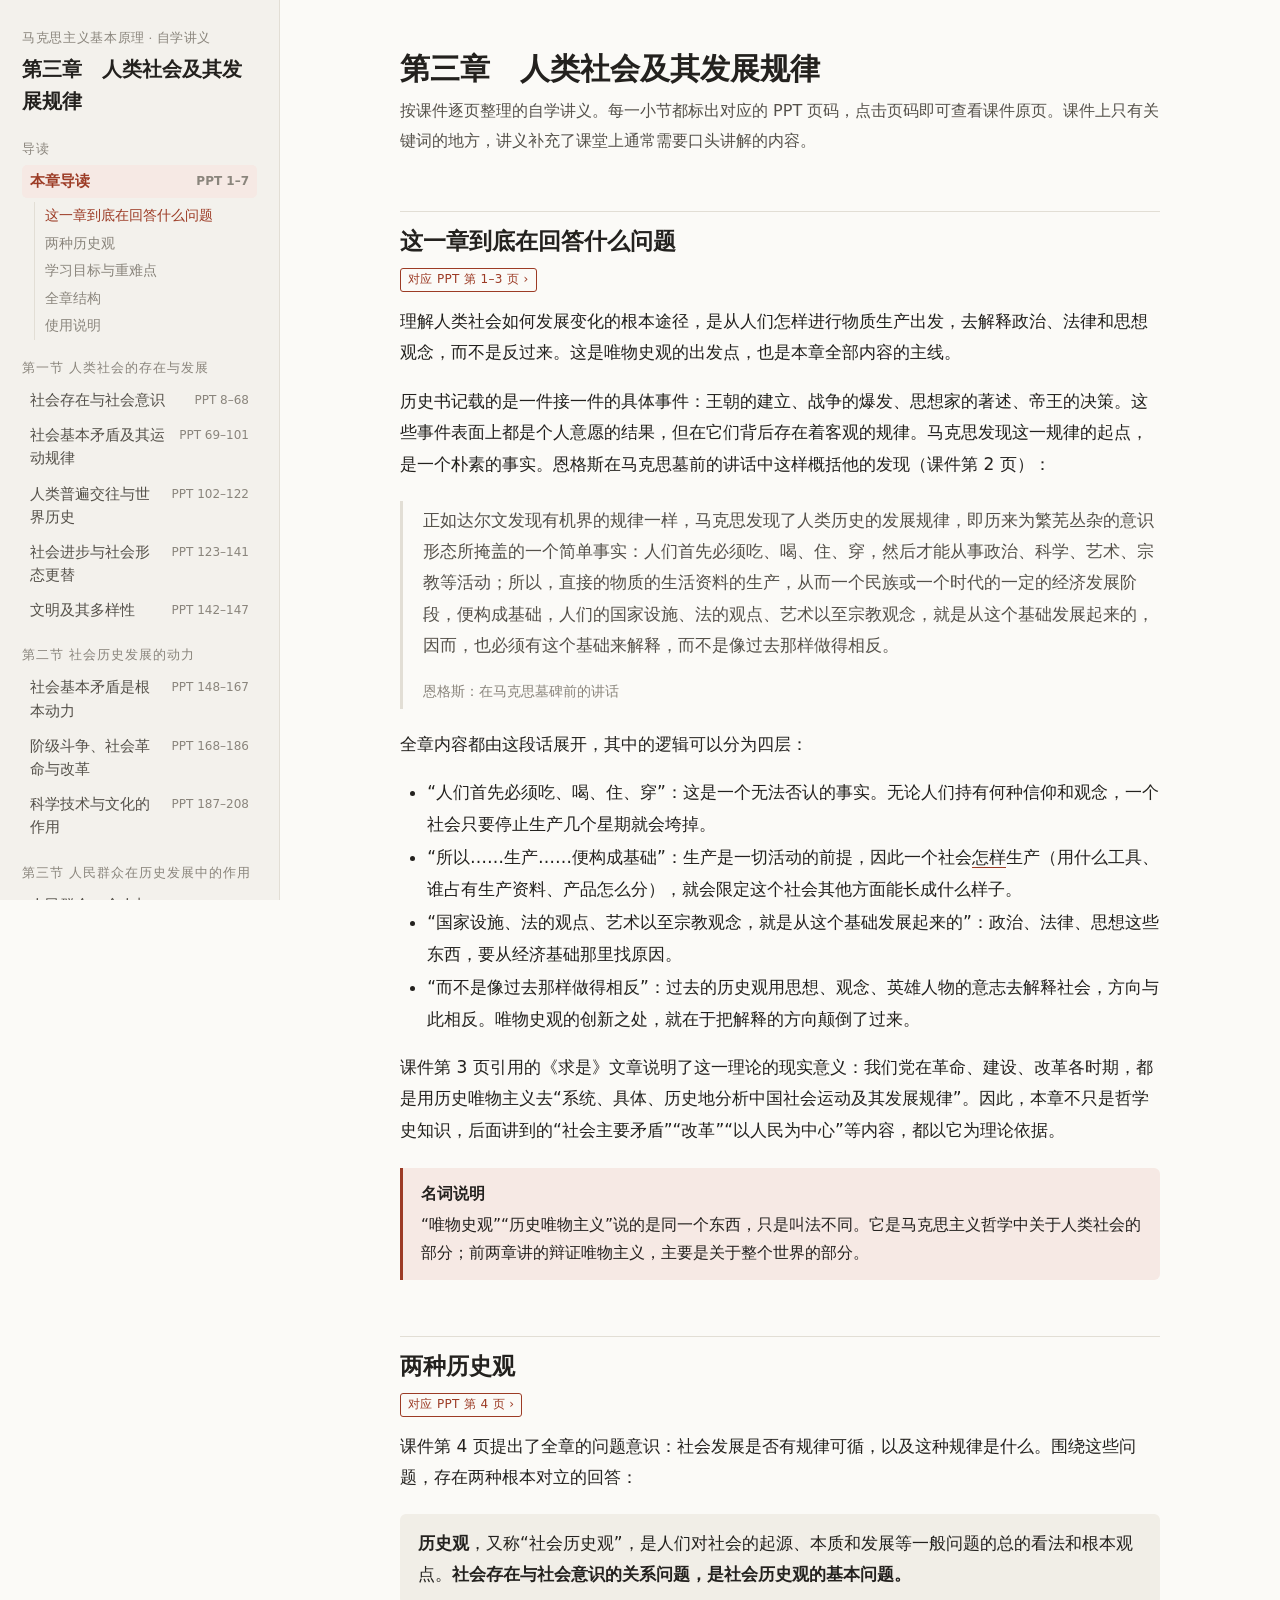
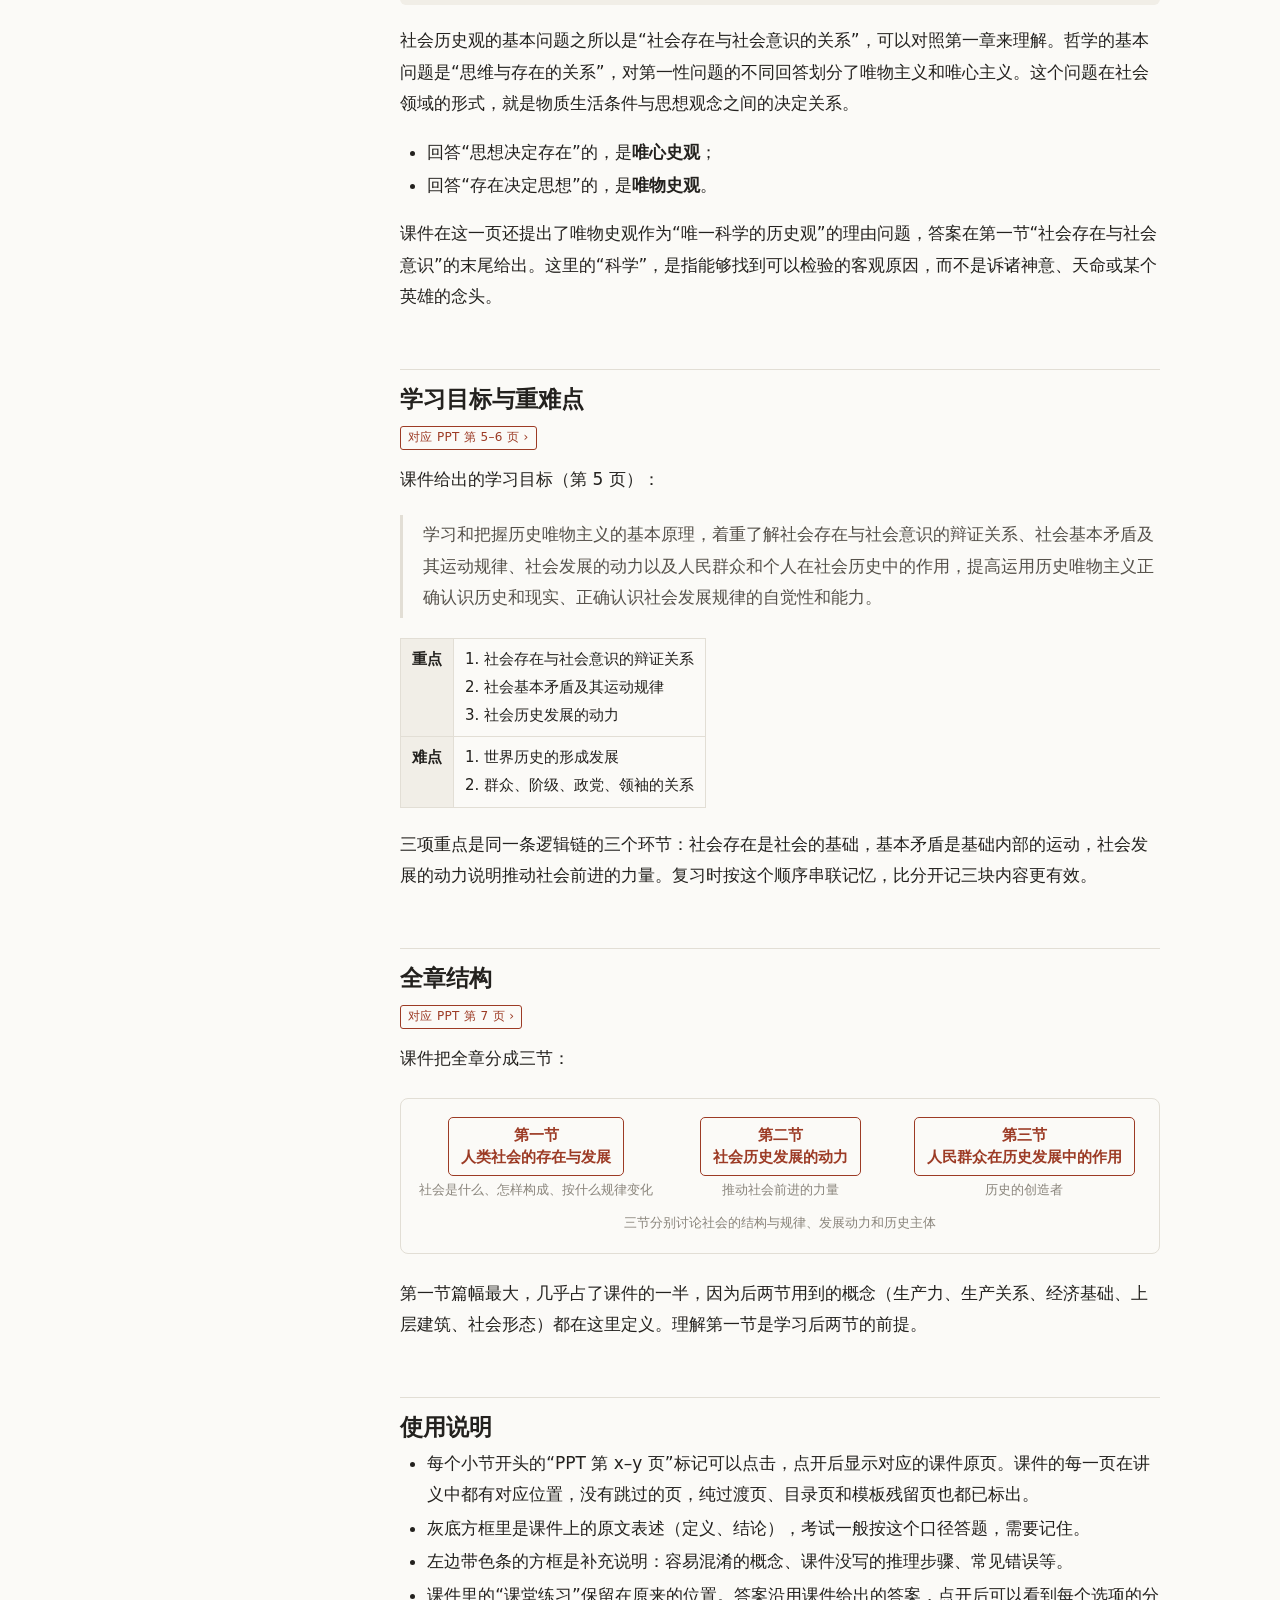
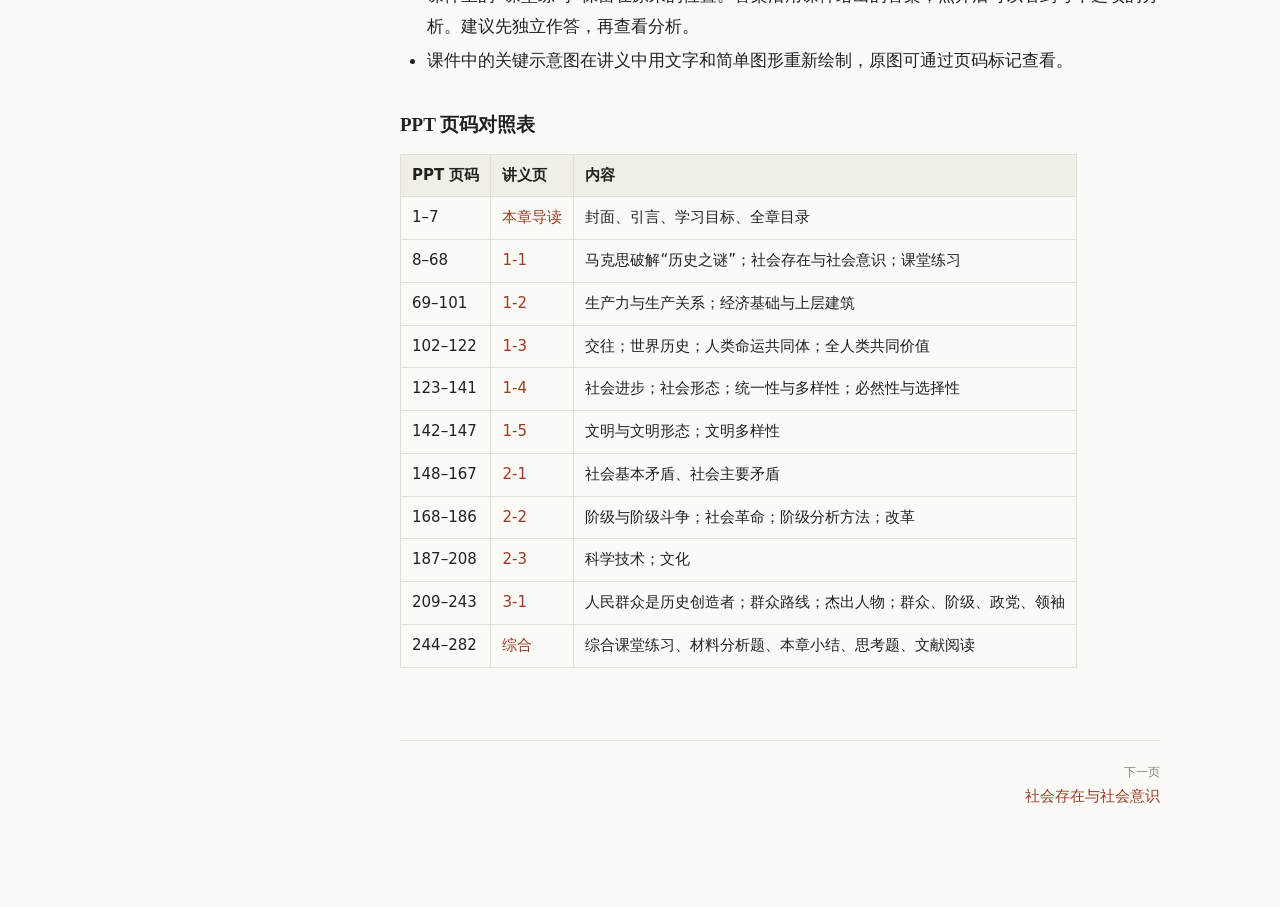
<file: index.html>
<!doctype html>
<html lang="zh-CN">
<head>
<meta charset="utf-8">
<meta name="viewport" content="width=device-width, initial-scale=1">
<title>第三章 人类社会及其发展规律</title>
<link rel="stylesheet" href="assets/style.css">
</head>
<body>
<main><div class="page">

<h1>第三章　人类社会及其发展规律</h1>
<p class="lead">按课件逐页整理的自学讲义。每一小节都标出对应的 PPT 页码，点击页码即可查看课件原页。课件上只有关键词的地方，讲义补充了课堂上通常需要口头讲解的内容。</p>

<h2 id="why">这一章到底在回答什么问题</h2>
<div class="ppt" data-ppt="1-3">对应 PPT 第 1–3 页</div>

<p>理解人类社会如何发展变化的根本途径，是从人们怎样进行物质生产出发，去解释政治、法律和思想观念，而不是反过来。这是唯物史观的出发点，也是本章全部内容的主线。</p>

<p>历史书记载的是一件接一件的具体事件：王朝的建立、战争的爆发、思想家的著述、帝王的决策。这些事件表面上都是个人意愿的结果，但在它们背后存在着客观的规律。马克思发现这一规律的起点，是一个朴素的事实。恩格斯在马克思墓前的讲话中这样概括他的发现（课件第 2 页）：</p>

<blockquote>
<p>正如达尔文发现有机界的规律一样，马克思发现了人类历史的发展规律，即历来为繁芜丛杂的意识形态所掩盖的一个简单事实：人们首先必须吃、喝、住、穿，然后才能从事政治、科学、艺术、宗教等活动；所以，直接的物质的生活资料的生产，从而一个民族或一个时代的一定的经济发展阶段，便构成基础，人们的国家设施、法的观点、艺术以至宗教观念，就是从这个基础发展起来的，因而，也必须有这个基础来解释，而不是像过去那样做得相反。</p>
<footer>恩格斯：在马克思墓碑前的讲话</footer>
</blockquote>

<p>全章内容都由这段话展开，其中的逻辑可以分为四层：</p>
<ul>
<li>“人们首先必须吃、喝、住、穿”：这是一个无法否认的事实。无论人们持有何种信仰和观念，一个社会只要停止生产几个星期就会垮掉。</li>
<li>“所以……生产……便构成基础”：生产是一切活动的前提，因此一个社会<em>怎样</em>生产（用什么工具、谁占有生产资料、产品怎么分），就会限定这个社会其他方面能长成什么样子。</li>
<li>“国家设施、法的观点、艺术以至宗教观念，就是从这个基础发展起来的”：政治、法律、思想这些东西，要从经济基础那里找原因。</li>
<li>“而不是像过去那样做得相反”：过去的历史观用思想、观念、英雄人物的意志去解释社会，方向与此相反。唯物史观的创新之处，就在于把解释的方向颠倒了过来。</li>
</ul>

<p>课件第 3 页引用的《求是》文章说明了这一理论的现实意义：我们党在革命、建设、改革各时期，都是用历史唯物主义去“系统、具体、历史地分析中国社会运动及其发展规律”。因此，本章不只是哲学史知识，后面讲到的“社会主要矛盾”“改革”“以人民为中心”等内容，都以它为理论依据。</p>

<div class="note">
<span class="t">名词说明</span>
<p>“唯物史观”“历史唯物主义”说的是同一个东西，只是叫法不同。它是马克思主义哲学中关于人类社会的部分；前两章讲的辩证唯物主义，主要是关于整个世界的部分。</p>
</div>

<h2 id="question">两种历史观</h2>
<div class="ppt" data-ppt="4">对应 PPT 第 4 页</div>

<p>课件第 4 页提出了全章的问题意识：社会发展是否有规律可循，以及这种规律是什么。围绕这些问题，存在两种根本对立的回答：</p>

<div class="def">
<p><strong>历史观</strong>，又称“社会历史观”，是人们对社会的起源、本质和发展等一般问题的总的看法和根本观点。<strong>社会存在与社会意识的关系问题，是社会历史观的基本问题。</strong></p>
</div>

<p>社会历史观的基本问题之所以是“社会存在与社会意识的关系”，可以对照第一章来理解。哲学的基本问题是“思维与存在的关系”，对第一性问题的不同回答划分了唯物主义和唯心主义。这个问题在社会领域的形式，就是物质生活条件与思想观念之间的决定关系。</p>
<ul>
<li>回答“思想决定存在”的，是<strong>唯心史观</strong>；</li>
<li>回答“存在决定思想”的，是<strong>唯物史观</strong>。</li>
</ul>

<p>课件在这一页还提出了唯物史观作为“唯一科学的历史观”的理由问题，答案在第一节“社会存在与社会意识”的末尾给出。这里的“科学”，是指能够找到可以检验的客观原因，而不是诉诸神意、天命或某个英雄的念头。</p>

<h2 id="goals">学习目标与重难点</h2>
<div class="ppt" data-ppt="5-6">对应 PPT 第 5–6 页</div>

<p>课件给出的学习目标（第 5 页）：</p>
<blockquote><p>学习和把握历史唯物主义的基本原理，着重了解社会存在与社会意识的辩证关系、社会基本矛盾及其运动规律、社会发展的动力以及人民群众和个人在社会历史中的作用，提高运用历史唯物主义正确认识历史和现实、正确认识社会发展规律的自觉性和能力。</p></blockquote>

<table>
<tr><th>重点</th><td>1. 社会存在与社会意识的辩证关系<br>2. 社会基本矛盾及其运动规律<br>3. 社会历史发展的动力</td></tr>
<tr><th>难点</th><td>1. 世界历史的形成发展<br>2. 群众、阶级、政党、领袖的关系</td></tr>
</table>

<p>三项重点是同一条逻辑链的三个环节：社会存在是社会的基础，基本矛盾是基础内部的运动，社会发展的动力说明推动社会前进的力量。复习时按这个顺序串联记忆，比分开记三块内容更有效。</p>

<h2 id="map">全章结构</h2>
<div class="ppt" data-ppt="7">对应 PPT 第 7 页</div>

<p>课件把全章分成三节：</p>

<div class="fig">
<div class="row" style="align-items:stretch">
  <div class="col" style="flex:1;min-width:180px">
    <div class="box hl">第一节<br>人类社会的存在与发展</div>
    <div class="arr">社会是什么、怎样构成、按什么规律变化</div>
  </div>
  <div class="col" style="flex:1;min-width:180px">
    <div class="box hl">第二节<br>社会历史发展的动力</div>
    <div class="arr">推动社会前进的力量</div>
  </div>
  <div class="col" style="flex:1;min-width:180px">
    <div class="box hl">第三节<br>人民群众在历史发展中的作用</div>
    <div class="arr">历史的创造者</div>
  </div>
</div>
<div class="cap">三节分别讨论社会的结构与规律、发展动力和历史主体</div>
</div>

<p>第一节篇幅最大，几乎占了课件的一半，因为后两节用到的概念（生产力、生产关系、经济基础、上层建筑、社会形态）都在这里定义。理解第一节是学习后两节的前提。</p>

<h2 id="howto">使用说明</h2>

<ul>
<li>每个小节开头的“PPT 第 x–y 页”标记可以点击，点开后显示对应的课件原页。课件的每一页在讲义中都有对应位置，没有跳过的页，纯过渡页、目录页和模板残留页也都已标出。</li>
<li>灰底方框里是课件上的原文表述（定义、结论），考试一般按这个口径答题，需要记住。</li>
<li>左边带色条的方框是补充说明：容易混淆的概念、课件没写的推理步骤、常见错误等。</li>
<li>课件里的“课堂练习”保留在原来的位置。答案沿用课件给出的答案，点开后可以看到每个选项的分析。建议先独立作答，再查看分析。</li>
<li>课件中的关键示意图在讲义中用文字和简单图形重新绘制，原图可通过页码标记查看。</li>
</ul>

<h3>PPT 页码对照表</h3>
<table class="map">
<tr><th>PPT 页码</th><th>讲义页</th><th>内容</th></tr>
<tr><td>1–7</td><td><a href="index.html">本章导读</a></td><td>封面、引言、学习目标、全章目录</td></tr>
<tr><td>8–68</td><td><a href="1-1.html">1-1</a></td><td>马克思破解“历史之谜”；社会存在与社会意识；课堂练习</td></tr>
<tr><td>69–101</td><td><a href="1-2.html">1-2</a></td><td>生产力与生产关系；经济基础与上层建筑</td></tr>
<tr><td>102–122</td><td><a href="1-3.html">1-3</a></td><td>交往；世界历史；人类命运共同体；全人类共同价值</td></tr>
<tr><td>123–141</td><td><a href="1-4.html">1-4</a></td><td>社会进步；社会形态；统一性与多样性；必然性与选择性</td></tr>
<tr><td>142–147</td><td><a href="1-5.html">1-5</a></td><td>文明与文明形态；文明多样性</td></tr>
<tr><td>148–167</td><td><a href="2-1.html">2-1</a></td><td>社会基本矛盾、社会主要矛盾</td></tr>
<tr><td>168–186</td><td><a href="2-2.html">2-2</a></td><td>阶级与阶级斗争；社会革命；阶级分析方法；改革</td></tr>
<tr><td>187–208</td><td><a href="2-3.html">2-3</a></td><td>科学技术；文化</td></tr>
<tr><td>209–243</td><td><a href="3-1.html">3-1</a></td><td>人民群众是历史创造者；群众路线；杰出人物；群众、阶级、政党、领袖</td></tr>
<tr><td>244–282</td><td><a href="review.html">综合</a></td><td>综合课堂练习、材料分析题、本章小结、思考题、文献阅读</td></tr>
</table>

</div></main>
<script src="assets/site.js"></script>
</body>
</html>
</file>
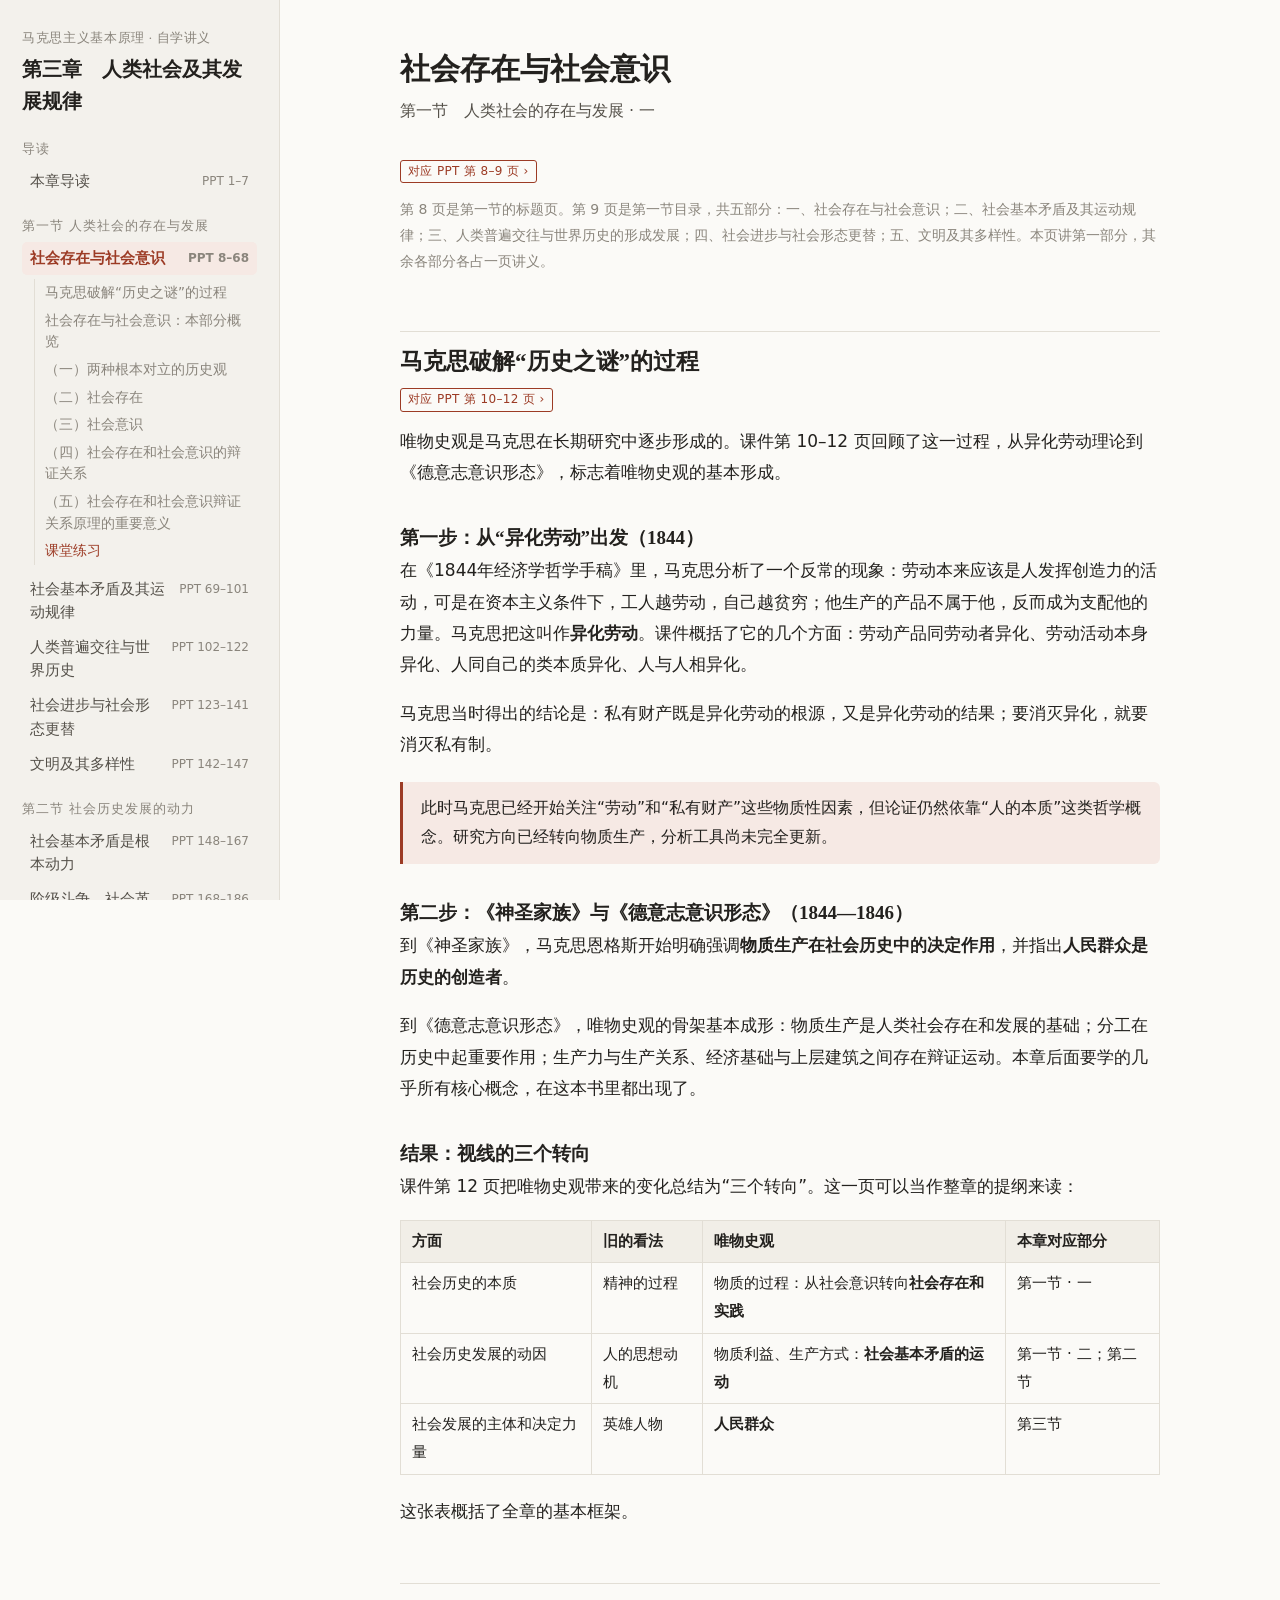
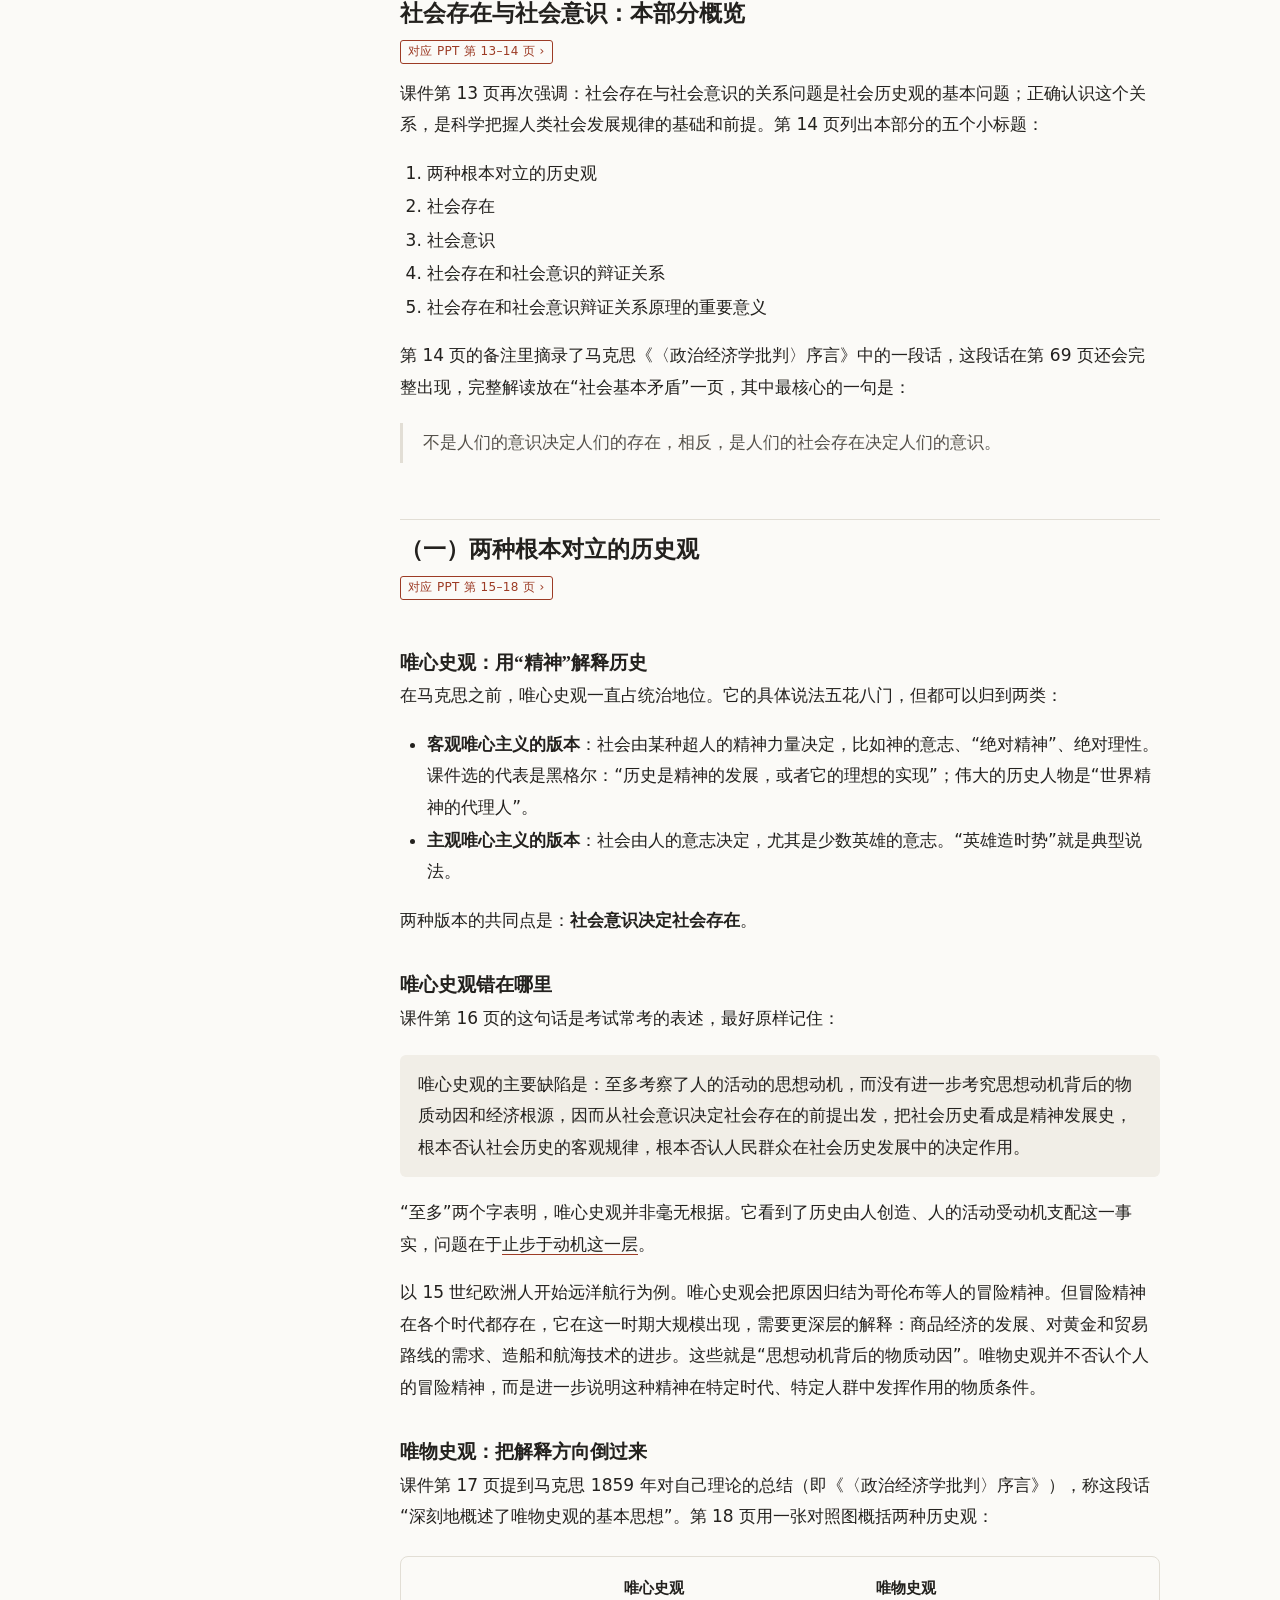
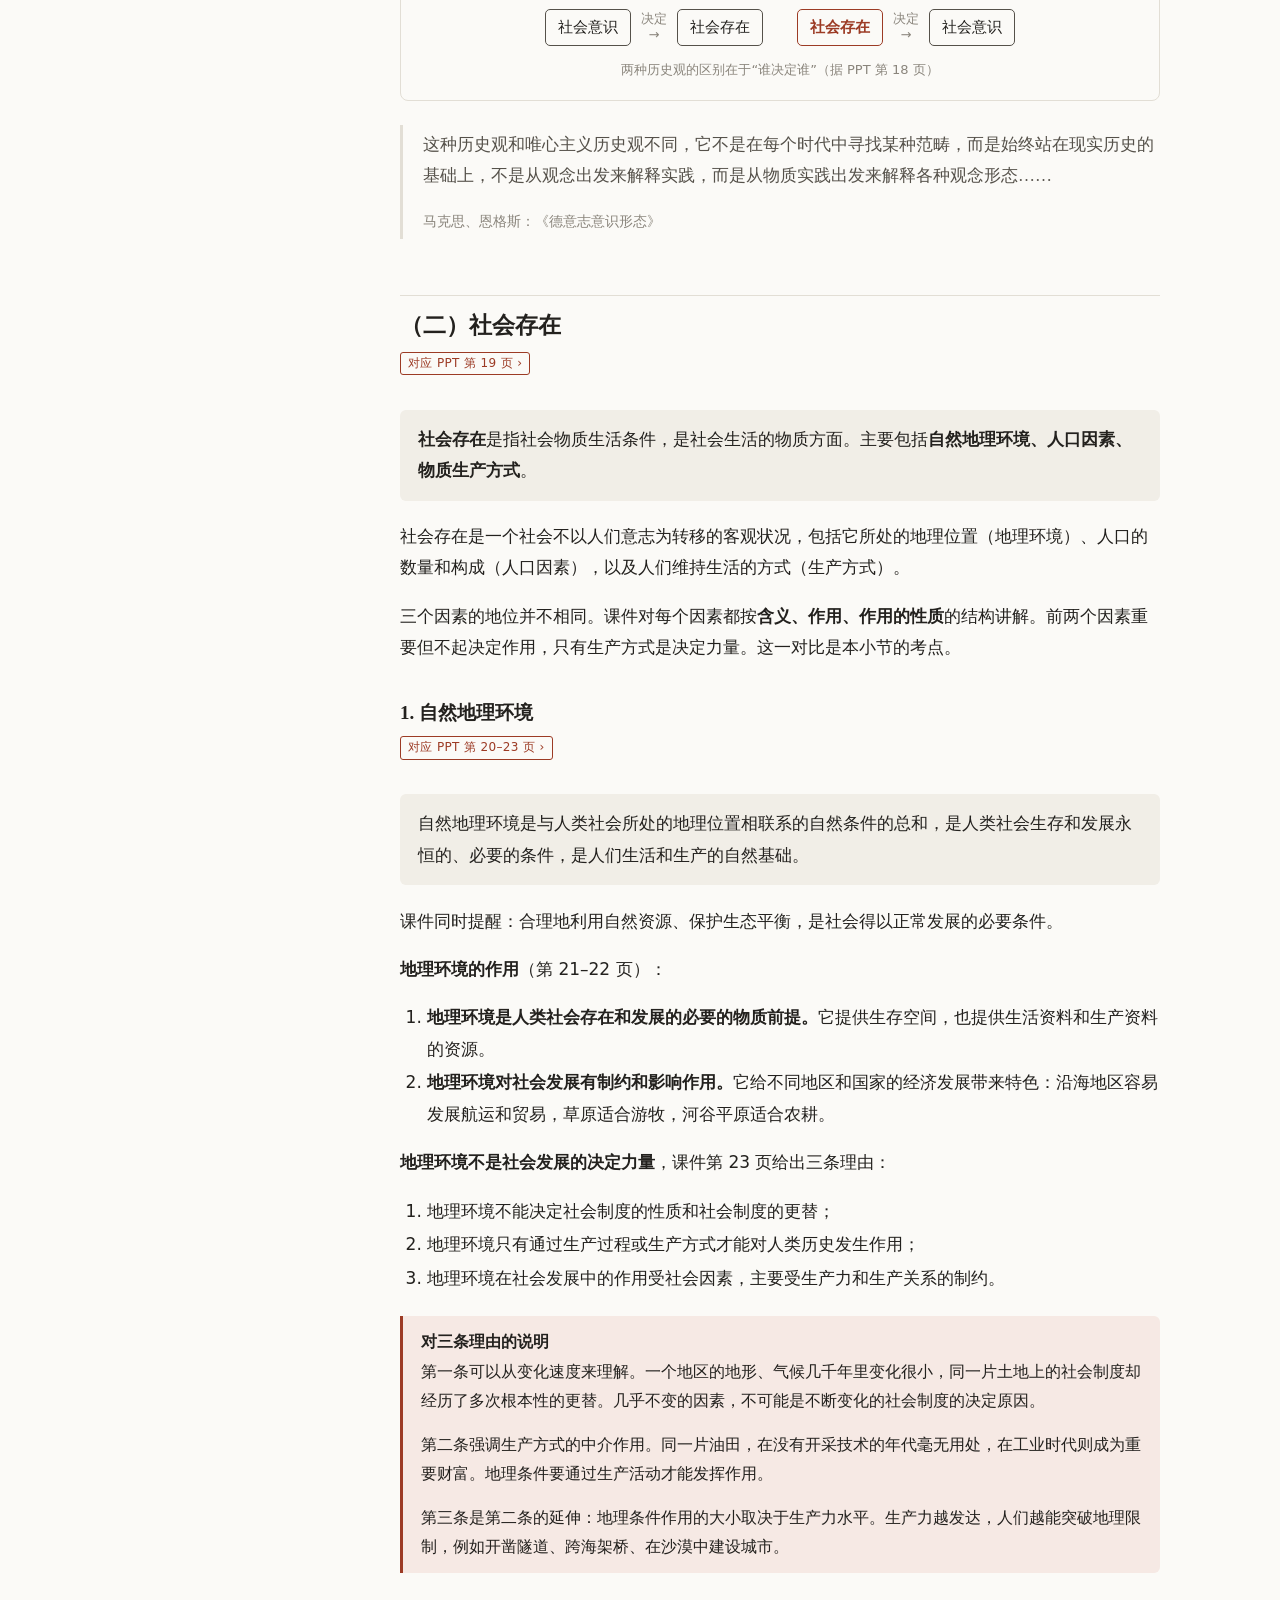
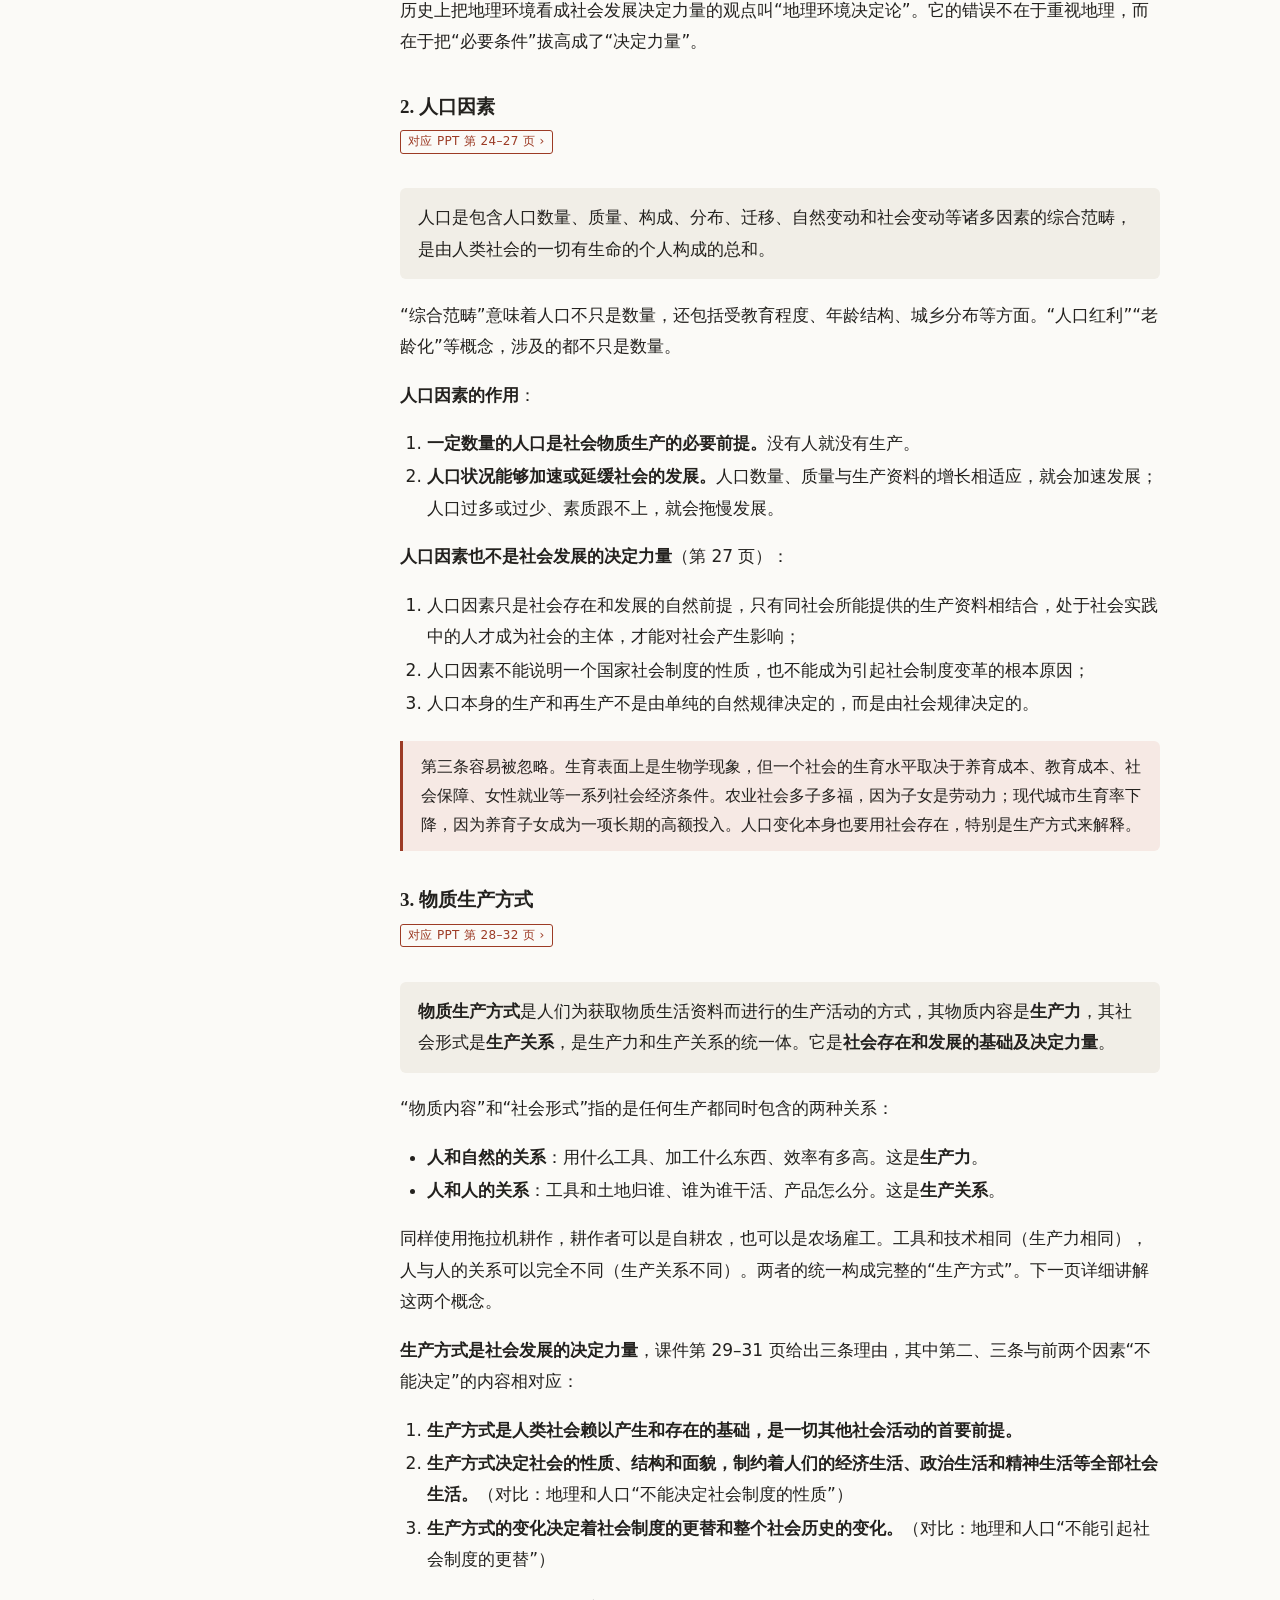
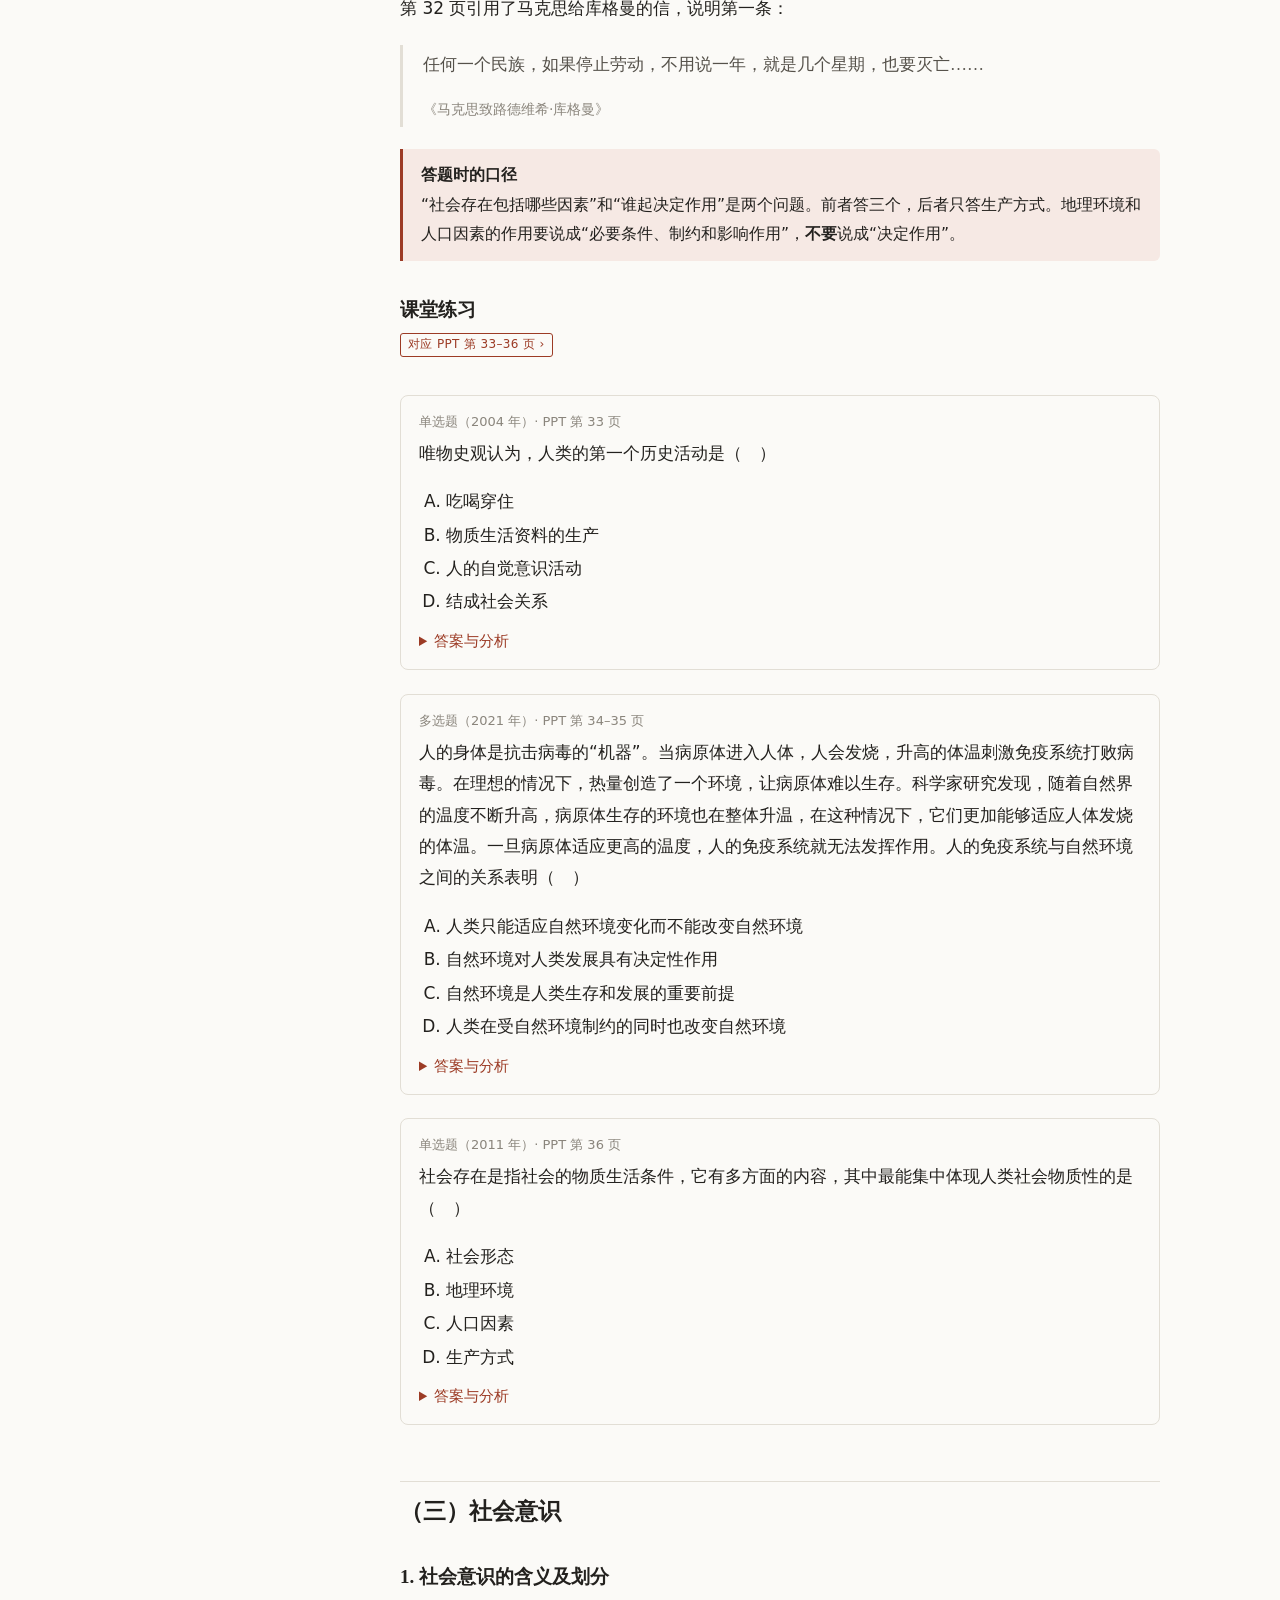
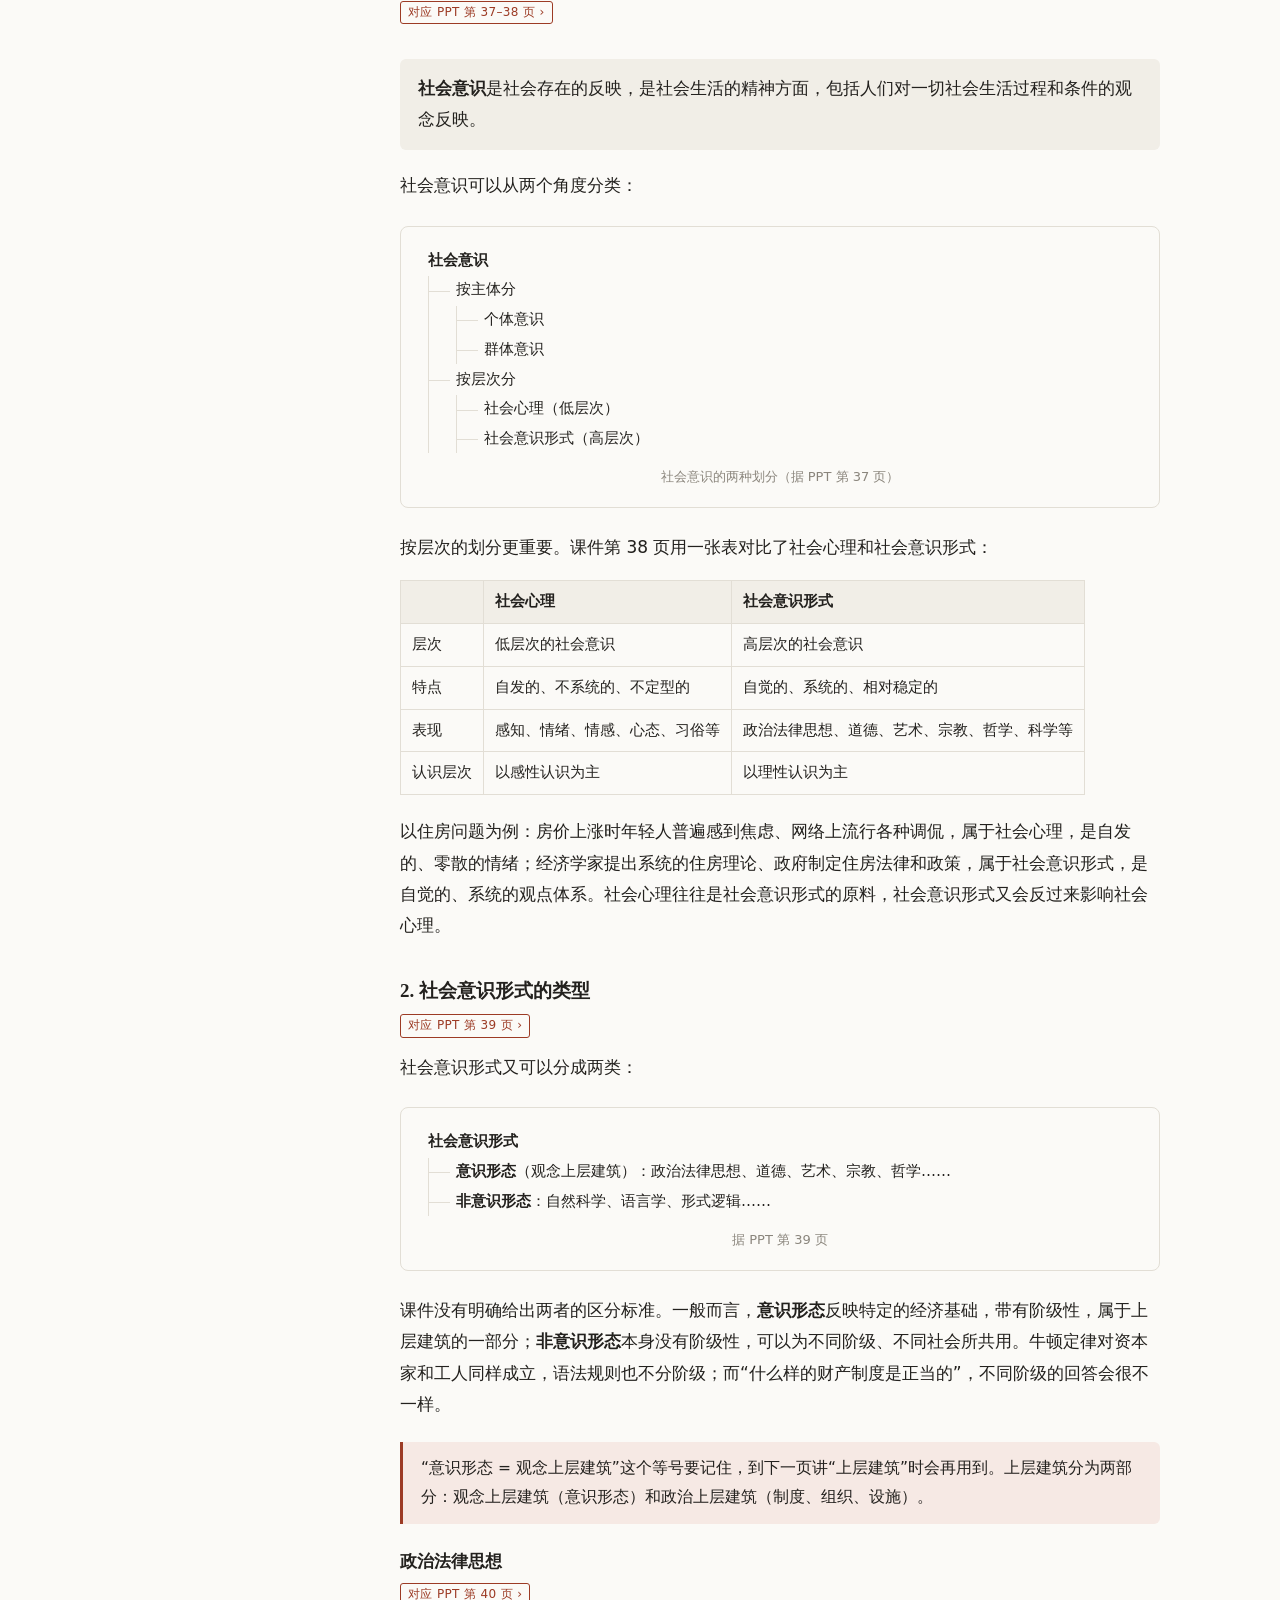
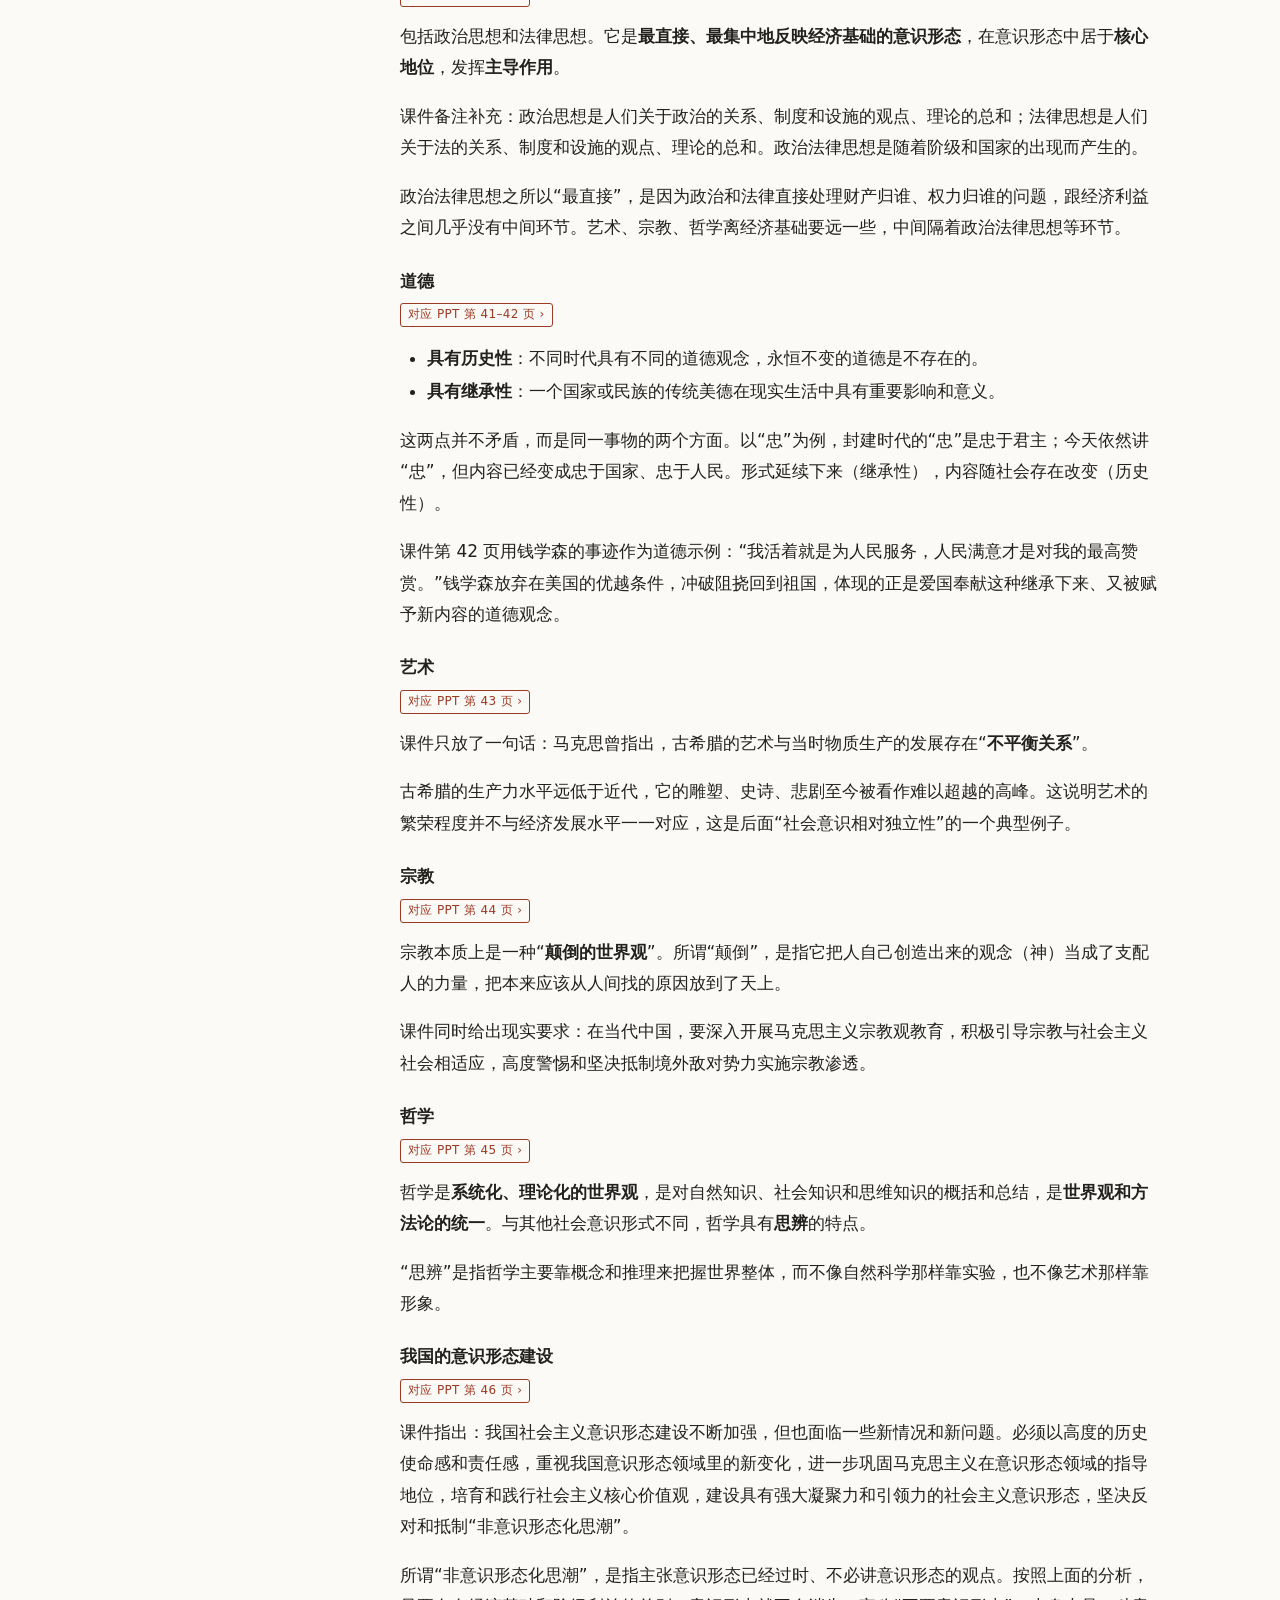
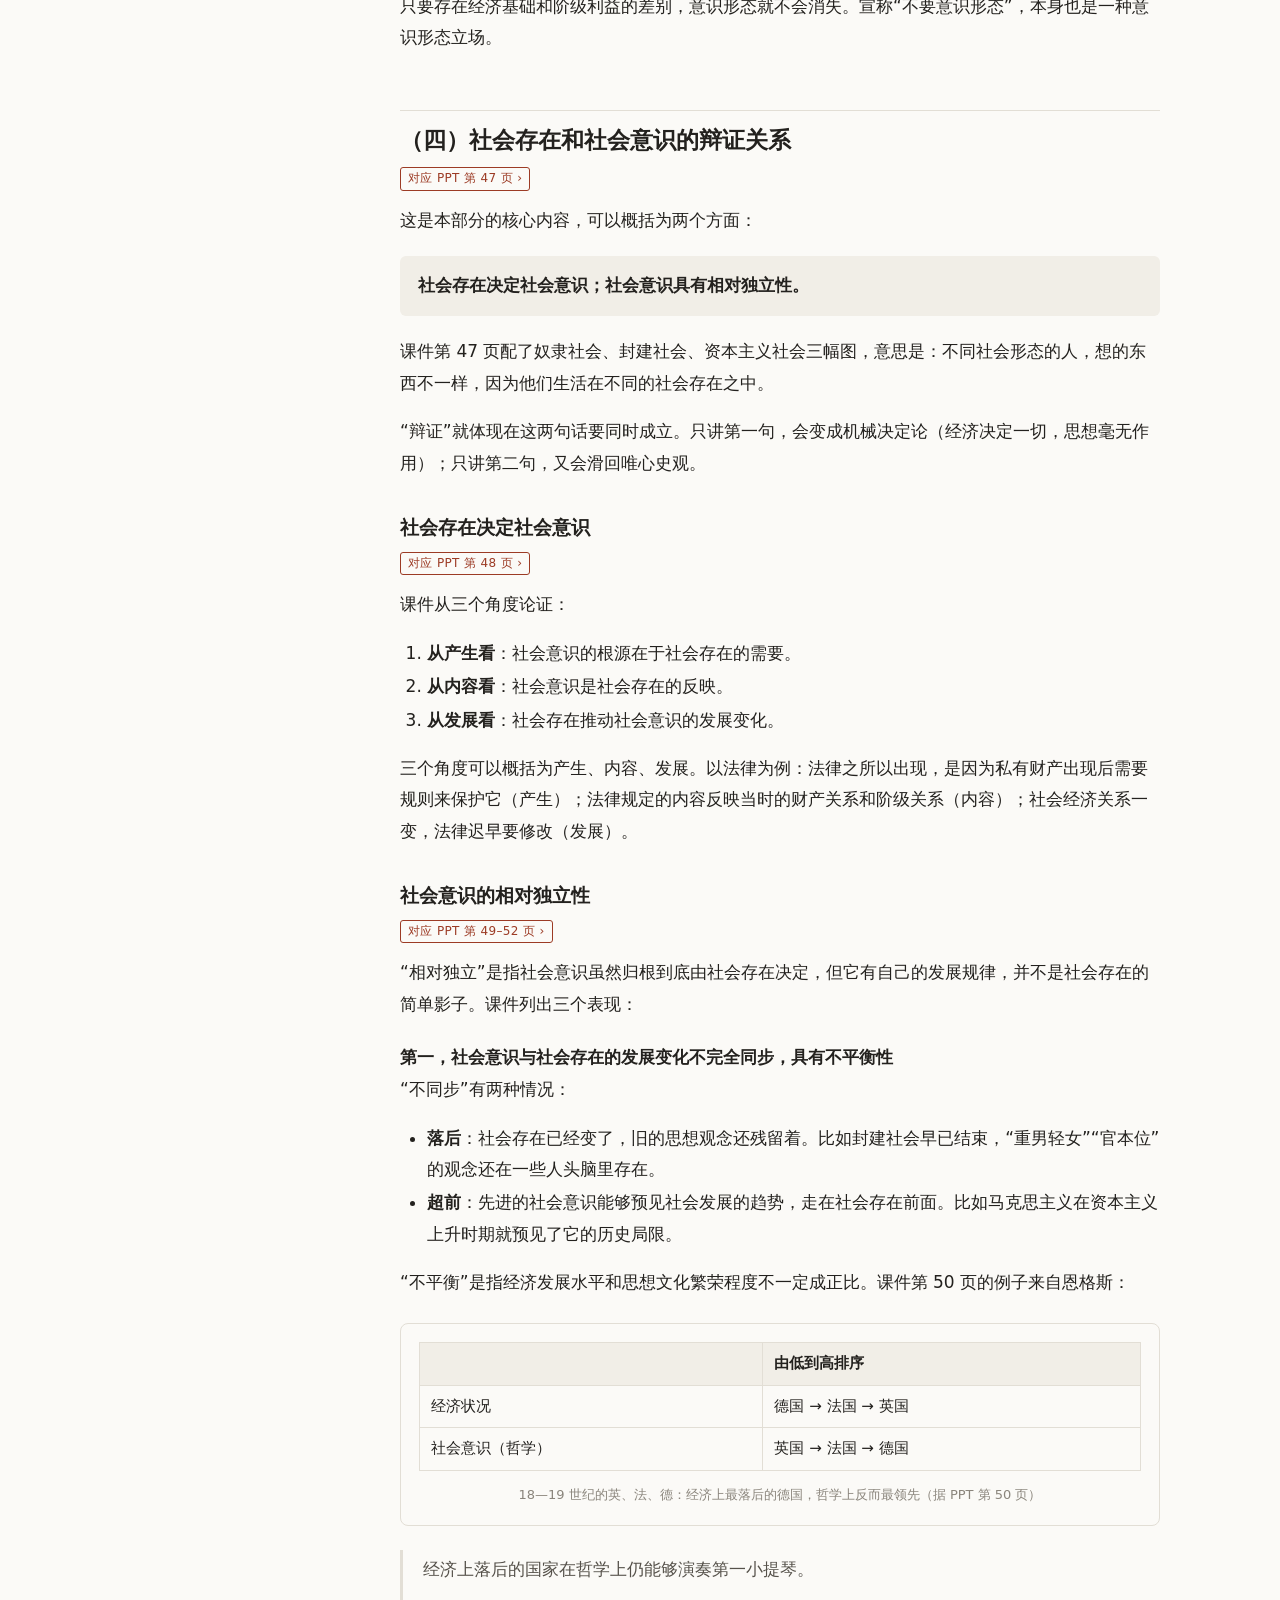
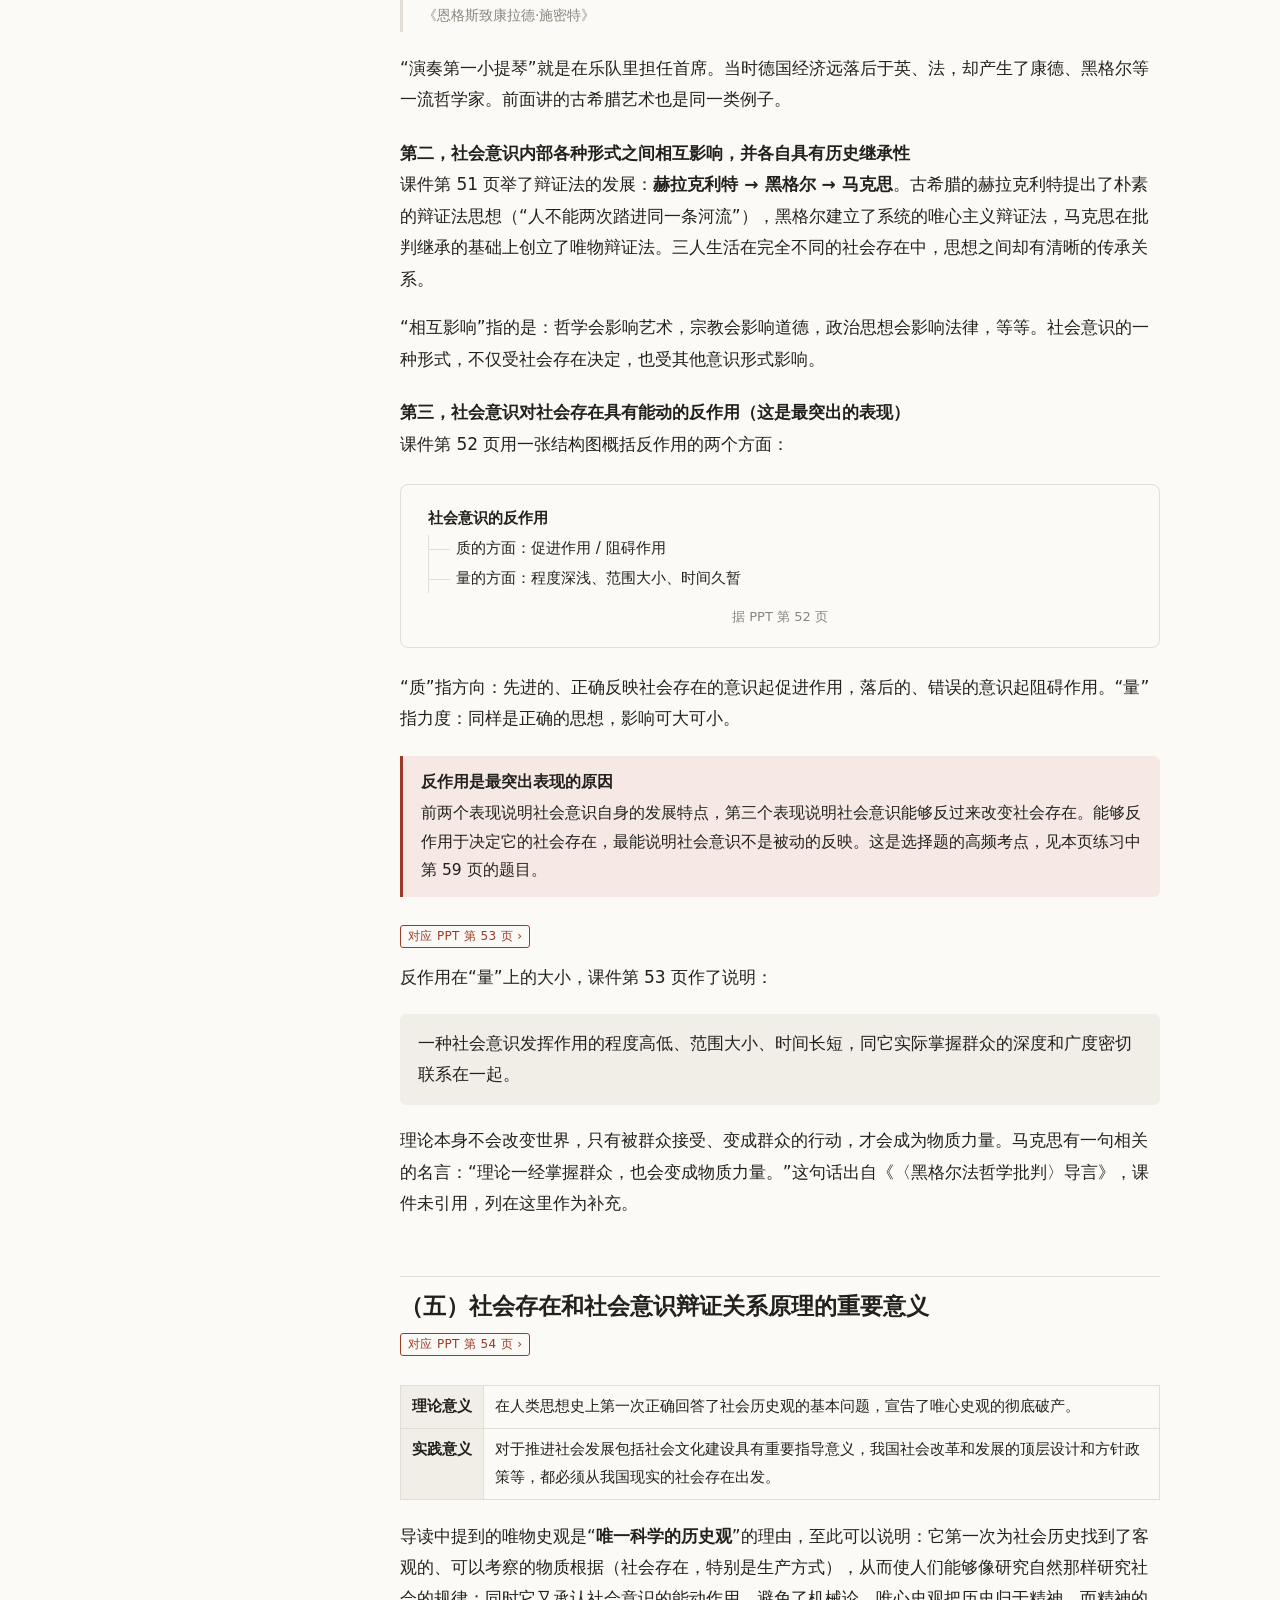
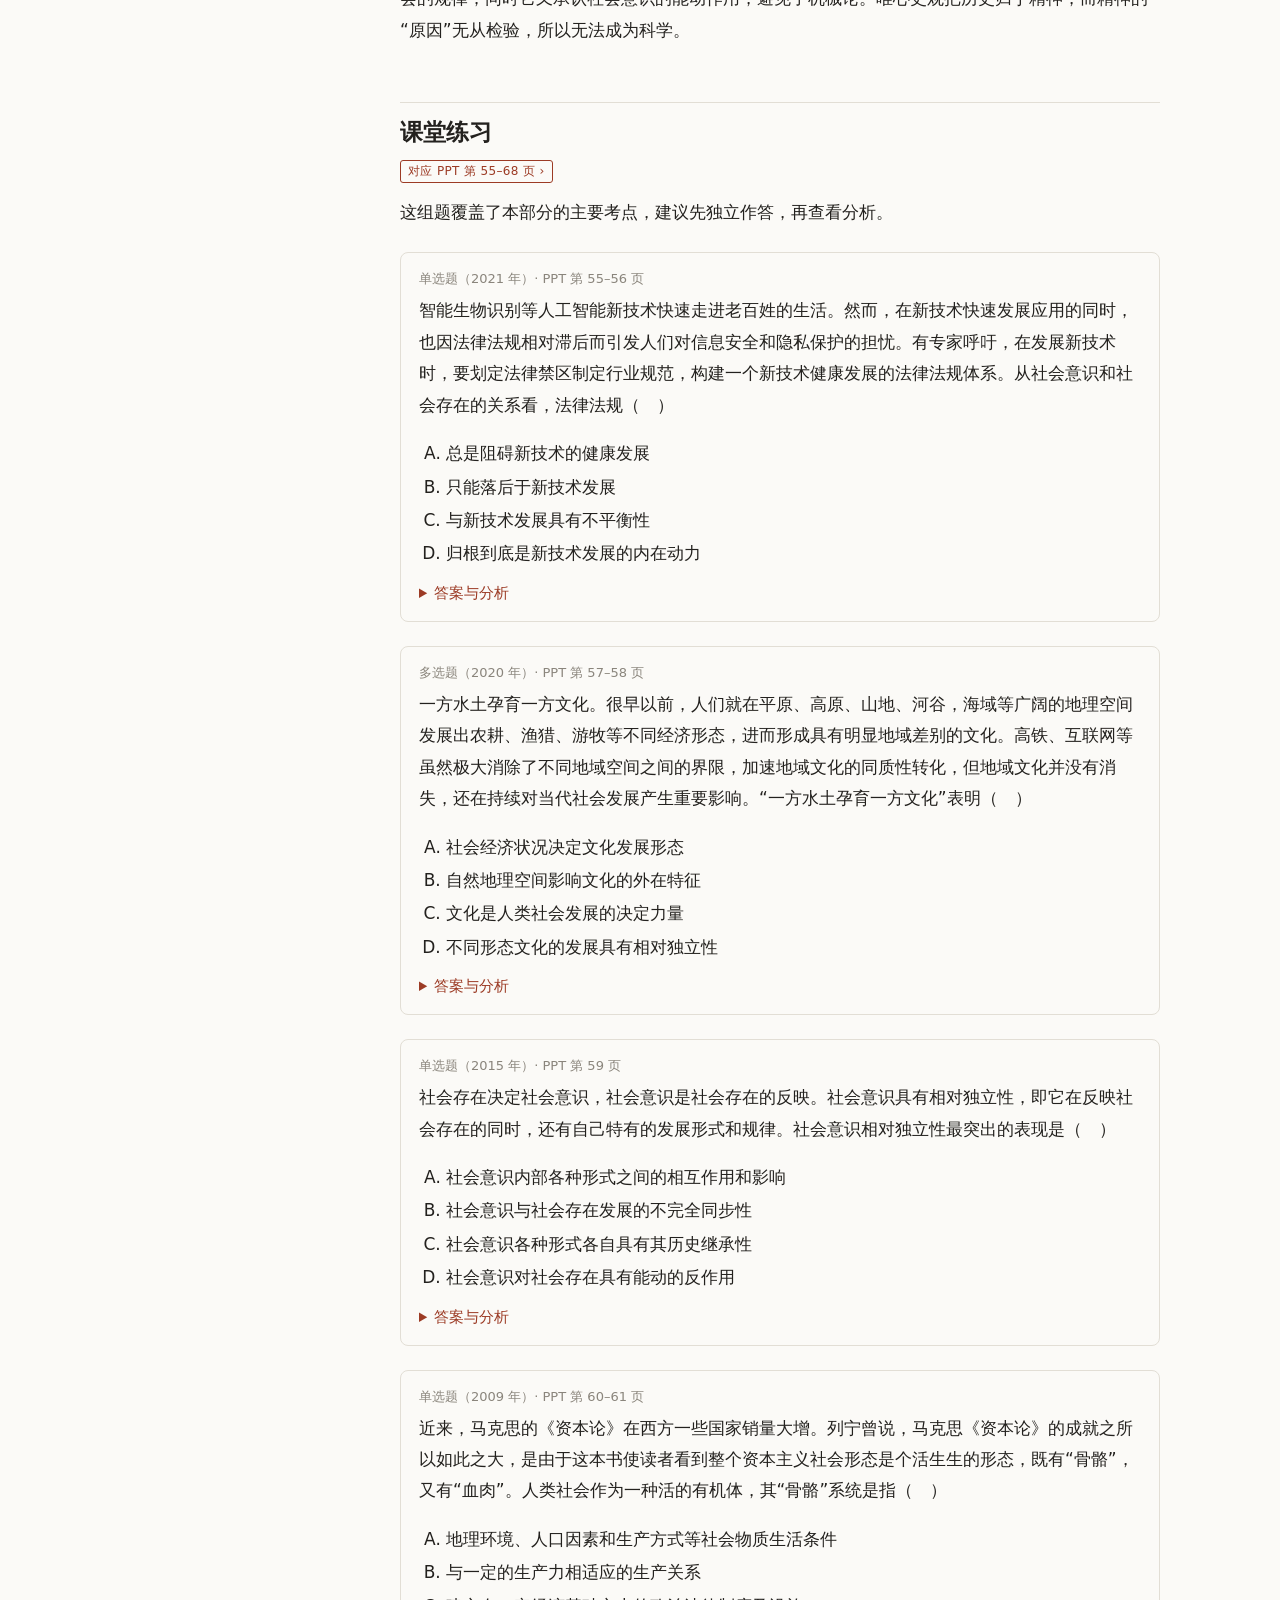
<file: 1-1.html>
<!doctype html>
<html lang="zh-CN">
<head>
<meta charset="utf-8">
<meta name="viewport" content="width=device-width, initial-scale=1">
<title>社会存在与社会意识</title>
<link rel="stylesheet" href="assets/style.css">
</head>
<body>
<main><div class="page">

<h1>社会存在与社会意识</h1>
<p class="lead">第一节　人类社会的存在与发展 · 一</p>

<div class="ppt" data-ppt="8-9">对应 PPT 第 8–9 页</div>
<p class="minor">第 8 页是第一节的标题页。第 9 页是第一节目录，共五部分：一、社会存在与社会意识；二、社会基本矛盾及其运动规律；三、人类普遍交往与世界历史的形成发展；四、社会进步与社会形态更替；五、文明及其多样性。本页讲第一部分，其余各部分各占一页讲义。</p>

<h2 id="riddle">马克思破解“历史之谜”的过程</h2>
<div class="ppt" data-ppt="10-12">对应 PPT 第 10–12 页</div>

<p>唯物史观是马克思在长期研究中逐步形成的。课件第 10–12 页回顾了这一过程，从异化劳动理论到《德意志意识形态》，标志着唯物史观的基本形成。</p>

<h3>第一步：从“异化劳动”出发（1844）</h3>
<p>在《1844年经济学哲学手稿》里，马克思分析了一个反常的现象：劳动本来应该是人发挥创造力的活动，可是在资本主义条件下，工人越劳动，自己越贫穷；他生产的产品不属于他，反而成为支配他的力量。马克思把这叫作<strong>异化劳动</strong>。课件概括了它的几个方面：劳动产品同劳动者异化、劳动活动本身异化、人同自己的类本质异化、人与人相异化。</p>
<p>马克思当时得出的结论是：私有财产既是异化劳动的根源，又是异化劳动的结果；要消灭异化，就要消灭私有制。</p>

<div class="note">
<p>此时马克思已经开始关注“劳动”和“私有财产”这些物质性因素，但论证仍然依靠“人的本质”这类哲学概念。研究方向已经转向物质生产，分析工具尚未完全更新。</p>
</div>

<h3>第二步：《神圣家族》与《德意志意识形态》（1844—1846）</h3>
<p>到《神圣家族》，马克思恩格斯开始明确强调<strong>物质生产在社会历史中的决定作用</strong>，并指出<strong>人民群众是历史的创造者</strong>。</p>
<p>到《德意志意识形态》，唯物史观的骨架基本成形：物质生产是人类社会存在和发展的基础；分工在历史中起重要作用；生产力与生产关系、经济基础与上层建筑之间存在辩证运动。本章后面要学的几乎所有核心概念，在这本书里都出现了。</p>

<h3>结果：视线的三个转向</h3>
<p>课件第 12 页把唯物史观带来的变化总结为“三个转向”。这一页可以当作整章的提纲来读：</p>

<table>
<tr><th>方面</th><th>旧的看法</th><th>唯物史观</th><th>本章对应部分</th></tr>
<tr><td>社会历史的本质</td><td>精神的过程</td><td>物质的过程：从社会意识转向<strong>社会存在和实践</strong></td><td>第一节 · 一</td></tr>
<tr><td>社会历史发展的动因</td><td>人的思想动机</td><td>物质利益、生产方式：<strong>社会基本矛盾的运动</strong></td><td>第一节 · 二；第二节</td></tr>
<tr><td>社会发展的主体和决定力量</td><td>英雄人物</td><td><strong>人民群众</strong></td><td>第三节</td></tr>
</table>

<p>这张表概括了全章的基本框架。</p>

<h2 id="overview">社会存在与社会意识：本部分概览</h2>
<div class="ppt" data-ppt="13-14">对应 PPT 第 13–14 页</div>

<p>课件第 13 页再次强调：社会存在与社会意识的关系问题是社会历史观的基本问题；正确认识这个关系，是科学把握人类社会发展规律的基础和前提。第 14 页列出本部分的五个小标题：</p>
<ol>
<li>两种根本对立的历史观</li>
<li>社会存在</li>
<li>社会意识</li>
<li>社会存在和社会意识的辩证关系</li>
<li>社会存在和社会意识辩证关系原理的重要意义</li>
</ol>
<p>第 14 页的备注里摘录了马克思《〈政治经济学批判〉序言》中的一段话，这段话在第 69 页还会完整出现，完整解读放在“社会基本矛盾”一页，其中最核心的一句是：</p>
<blockquote><p>不是人们的意识决定人们的存在，相反，是人们的社会存在决定人们的意识。</p></blockquote>

<h2 id="two-views">（一）两种根本对立的历史观</h2>
<div class="ppt" data-ppt="15-18">对应 PPT 第 15–18 页</div>

<h3>唯心史观：用“精神”解释历史</h3>
<p>在马克思之前，唯心史观一直占统治地位。它的具体说法五花八门，但都可以归到两类：</p>
<ul>
<li><strong>客观唯心主义的版本</strong>：社会由某种超人的精神力量决定，比如神的意志、“绝对精神”、绝对理性。课件选的代表是黑格尔：“历史是精神的发展，或者它的理想的实现”；伟大的历史人物是“世界精神的代理人”。</li>
<li><strong>主观唯心主义的版本</strong>：社会由人的意志决定，尤其是少数英雄的意志。“英雄造时势”就是典型说法。</li>
</ul>
<p>两种版本的共同点是：<strong>社会意识决定社会存在</strong>。</p>

<h3>唯心史观错在哪里</h3>
<p>课件第 16 页的这句话是考试常考的表述，最好原样记住：</p>
<div class="def">
<p>唯心史观的主要缺陷是：至多考察了人的活动的思想动机，而没有进一步考究思想动机背后的物质动因和经济根源，因而从社会意识决定社会存在的前提出发，把社会历史看成是精神发展史，根本否认社会历史的客观规律，根本否认人民群众在社会历史发展中的决定作用。</p>
</div>
<p>“至多”两个字表明，唯心史观并非毫无根据。它看到了历史由人创造、人的活动受动机支配这一事实，问题在于<em>止步于动机这一层</em>。</p>
<p>以 15 世纪欧洲人开始远洋航行为例。唯心史观会把原因归结为哥伦布等人的冒险精神。但冒险精神在各个时代都存在，它在这一时期大规模出现，需要更深层的解释：商品经济的发展、对黄金和贸易路线的需求、造船和航海技术的进步。这些就是“思想动机背后的物质动因”。唯物史观并不否认个人的冒险精神，而是进一步说明这种精神在特定时代、特定人群中发挥作用的物质条件。</p>

<h3>唯物史观：把解释方向倒过来</h3>
<p>课件第 17 页提到马克思 1859 年对自己理论的总结（即《〈政治经济学批判〉序言》），称这段话“深刻地概述了唯物史观的基本思想”。第 18 页用一张对照图概括两种历史观：</p>

<div class="fig">
<div class="row">
  <div class="col">
    <div><strong>唯心史观</strong></div>
    <div class="row"><div class="box">社会意识</div><div class="arr">决定<br><i class="ar"></i></div><div class="box">社会存在</div></div>
  </div>
  <div class="col" style="margin-left:24px">
    <div><strong>唯物史观</strong></div>
    <div class="row"><div class="box hl">社会存在</div><div class="arr">决定<br><i class="ar"></i></div><div class="box">社会意识</div></div>
  </div>
</div>
<div class="cap">两种历史观的区别在于“谁决定谁”（据 PPT 第 18 页）</div>
</div>

<blockquote>
<p>这种历史观和唯心主义历史观不同，它不是在每个时代中寻找某种范畴，而是始终站在现实历史的基础上，不是从观念出发来解释实践，而是从物质实践出发来解释各种观念形态……</p>
<footer>马克思、恩格斯：《德意志意识形态》</footer>
</blockquote>

<h2 id="existence">（二）社会存在</h2>
<div class="ppt" data-ppt="19">对应 PPT 第 19 页</div>

<div class="def">
<p><strong>社会存在</strong>是指社会物质生活条件，是社会生活的物质方面。主要包括<strong>自然地理环境、人口因素、物质生产方式</strong>。</p>
</div>

<p>社会存在是一个社会不以人们意志为转移的客观状况，包括它所处的地理位置（地理环境）、人口的数量和构成（人口因素），以及人们维持生活的方式（生产方式）。</p>
<p>三个因素的地位并不相同。课件对每个因素都按<strong>含义、作用、作用的性质</strong>的结构讲解。前两个因素重要但不起决定作用，只有生产方式是决定力量。这一对比是本小节的考点。</p>

<h3>1. 自然地理环境</h3>
<div class="ppt" data-ppt="20-23">对应 PPT 第 20–23 页</div>

<div class="def">
<p>自然地理环境是与人类社会所处的地理位置相联系的自然条件的总和，是人类社会生存和发展永恒的、必要的条件，是人们生活和生产的自然基础。</p>
</div>
<p>课件同时提醒：合理地利用自然资源、保护生态平衡，是社会得以正常发展的必要条件。</p>

<p><strong>地理环境的作用</strong>（第 21–22 页）：</p>
<ol>
<li><strong>地理环境是人类社会存在和发展的必要的物质前提。</strong>它提供生存空间，也提供生活资料和生产资料的资源。</li>
<li><strong>地理环境对社会发展有制约和影响作用。</strong>它给不同地区和国家的经济发展带来特色：沿海地区容易发展航运和贸易，草原适合游牧，河谷平原适合农耕。</li>
</ol>

<p><strong>地理环境不是社会发展的决定力量</strong>，课件第 23 页给出三条理由：</p>
<ol>
<li>地理环境不能决定社会制度的性质和社会制度的更替；</li>
<li>地理环境只有通过生产过程或生产方式才能对人类历史发生作用；</li>
<li>地理环境在社会发展中的作用受社会因素，主要受生产力和生产关系的制约。</li>
</ol>

<div class="note">
<span class="t">对三条理由的说明</span>
<p>第一条可以从变化速度来理解。一个地区的地形、气候几千年里变化很小，同一片土地上的社会制度却经历了多次根本性的更替。几乎不变的因素，不可能是不断变化的社会制度的决定原因。</p>
<p>第二条强调生产方式的中介作用。同一片油田，在没有开采技术的年代毫无用处，在工业时代则成为重要财富。地理条件要通过生产活动才能发挥作用。</p>
<p>第三条是第二条的延伸：地理条件作用的大小取决于生产力水平。生产力越发达，人们越能突破地理限制，例如开凿隧道、跨海架桥、在沙漠中建设城市。</p>
</div>

<p>历史上把地理环境看成社会发展决定力量的观点叫“地理环境决定论”。它的错误不在于重视地理，而在于把“必要条件”拔高成了“决定力量”。</p>

<h3>2. 人口因素</h3>
<div class="ppt" data-ppt="24-27">对应 PPT 第 24–27 页</div>

<div class="def">
<p>人口是包含人口数量、质量、构成、分布、迁移、自然变动和社会变动等诸多因素的综合范畴，是由人类社会的一切有生命的个人构成的总和。</p>
</div>

<p>“综合范畴”意味着人口不只是数量，还包括受教育程度、年龄结构、城乡分布等方面。“人口红利”“老龄化”等概念，涉及的都不只是数量。</p>

<p><strong>人口因素的作用</strong>：</p>
<ol>
<li><strong>一定数量的人口是社会物质生产的必要前提。</strong>没有人就没有生产。</li>
<li><strong>人口状况能够加速或延缓社会的发展。</strong>人口数量、质量与生产资料的增长相适应，就会加速发展；人口过多或过少、素质跟不上，就会拖慢发展。</li>
</ol>

<p><strong>人口因素也不是社会发展的决定力量</strong>（第 27 页）：</p>
<ol>
<li>人口因素只是社会存在和发展的自然前提，只有同社会所能提供的生产资料相结合，处于社会实践中的人才成为社会的主体，才能对社会产生影响；</li>
<li>人口因素不能说明一个国家社会制度的性质，也不能成为引起社会制度变革的根本原因；</li>
<li>人口本身的生产和再生产不是由单纯的自然规律决定的，而是由社会规律决定的。</li>
</ol>

<div class="note">
<p>第三条容易被忽略。生育表面上是生物学现象，但一个社会的生育水平取决于养育成本、教育成本、社会保障、女性就业等一系列社会经济条件。农业社会多子多福，因为子女是劳动力；现代城市生育率下降，因为养育子女成为一项长期的高额投入。人口变化本身也要用社会存在，特别是生产方式来解释。</p>
</div>

<h3>3. 物质生产方式</h3>
<div class="ppt" data-ppt="28-32">对应 PPT 第 28–32 页</div>

<div class="def">
<p><strong>物质生产方式</strong>是人们为获取物质生活资料而进行的生产活动的方式，其物质内容是<strong>生产力</strong>，其社会形式是<strong>生产关系</strong>，是生产力和生产关系的统一体。它是<strong>社会存在和发展的基础及决定力量</strong>。</p>
</div>

<p>“物质内容”和“社会形式”指的是任何生产都同时包含的两种关系：</p>
<ul>
<li><strong>人和自然的关系</strong>：用什么工具、加工什么东西、效率有多高。这是<strong>生产力</strong>。</li>
<li><strong>人和人的关系</strong>：工具和土地归谁、谁为谁干活、产品怎么分。这是<strong>生产关系</strong>。</li>
</ul>
<p>同样使用拖拉机耕作，耕作者可以是自耕农，也可以是农场雇工。工具和技术相同（生产力相同），人与人的关系可以完全不同（生产关系不同）。两者的统一构成完整的“生产方式”。下一页详细讲解这两个概念。</p>

<p><strong>生产方式是社会发展的决定力量</strong>，课件第 29–31 页给出三条理由，其中第二、三条与前两个因素“不能决定”的内容相对应：</p>
<ol>
<li><strong>生产方式是人类社会赖以产生和存在的基础，是一切其他社会活动的首要前提。</strong></li>
<li><strong>生产方式决定社会的性质、结构和面貌，制约着人们的经济生活、政治生活和精神生活等全部社会生活。</strong>（对比：地理和人口“不能决定社会制度的性质”）</li>
<li><strong>生产方式的变化决定着社会制度的更替和整个社会历史的变化。</strong>（对比：地理和人口“不能引起社会制度的更替”）</li>
</ol>

<p>第 32 页引用了马克思给库格曼的信，说明第一条：</p>
<blockquote>
<p>任何一个民族，如果停止劳动，不用说一年，就是几个星期，也要灭亡……</p>
<footer>《马克思致路德维希·库格曼》</footer>
</blockquote>

<div class="note">
<span class="t">答题时的口径</span>
<p>“社会存在包括哪些因素”和“谁起决定作用”是两个问题。前者答三个，后者只答生产方式。地理环境和人口因素的作用要说成“必要条件、制约和影响作用”，<strong>不要</strong>说成“决定作用”。</p>
</div>

<h3>课堂练习</h3>
<div class="ppt" data-ppt="33-36">对应 PPT 第 33–36 页</div>

<div class="ex">
<div class="q-head">单选题（2004 年）· PPT 第 33 页</div>
<p>唯物史观认为，人类的第一个历史活动是（　）</p>
<ol class="opt"><li>吃喝穿住</li><li>物质生活资料的生产</li><li>人的自觉意识活动</li><li>结成社会关系</li></ol>
<details><summary>答案与分析</summary><div>
<p><span class="ans">答案：B</span></p>
<p>A 是干扰项。“吃喝穿住”是需要，不是活动；人要满足这些需要，就得先把吃的、穿的生产出来，所以第一个历史活动是“生产”。这也正是恩格斯那段话的逻辑：先有吃喝住穿的需要，所以生产构成基础。C 是唯心史观的说法。D 是在生产中才形成的，不在生产之前。</p>
</div></details>
</div>

<div class="ex">
<div class="q-head">多选题（2021 年）· PPT 第 34–35 页</div>
<p>人的身体是抗击病毒的“机器”。当病原体进入人体，人会发烧，升高的体温刺激免疫系统打败病毒。在理想的情况下，热量创造了一个环境，让病原体难以生存。科学家研究发现，随着自然界的温度不断升高，病原体生存的环境也在整体升温，在这种情况下，它们更加能够适应人体发烧的体温。一旦病原体适应更高的温度，人的免疫系统就无法发挥作用。人的免疫系统与自然环境之间的关系表明（　）</p>
<ol class="opt"><li>人类只能适应自然环境变化而不能改变自然环境</li><li>自然环境对人类发展具有决定性作用</li><li>自然环境是人类生存和发展的重要前提</li><li>人类在受自然环境制约的同时也改变自然环境</li></ol>
<details><summary>答案与分析</summary><div>
<p><span class="ans">答案：CD</span></p>
<p>A 的“只能……不能”太绝对，自然界温度升高本身就和人类活动有关。B 把自然环境说成“决定性作用”，正是上面强调的错误口径。C 对应“必要的物质前提”。D：自然变暖（有人类活动的影响）反过来让病原体更难对付，说明人在改变自然的同时也受到自然制约。</p>
</div></details>
</div>

<div class="ex">
<div class="q-head">单选题（2011 年）· PPT 第 36 页</div>
<p>社会存在是指社会的物质生活条件，它有多方面的内容，其中最能集中体现人类社会物质性的是（　）</p>
<ol class="opt"><li>社会形态</li><li>地理环境</li><li>人口因素</li><li>生产方式</li></ol>
<details><summary>答案与分析</summary><div>
<p><span class="ans">答案：D</span></p>
<p>题干先限定在“社会存在的内容”里选，A 不在三要素之中，可以先排除。B、C 是社会存在的组成部分，但它们只是自然前提；生产方式是社会存在和发展的决定力量，最能体现“社会”的物质性。</p>
</div></details>
</div>

<h2 id="consciousness">（三）社会意识</h2>

<h3>1. 社会意识的含义及划分</h3>
<div class="ppt" data-ppt="37-38">对应 PPT 第 37–38 页</div>

<div class="def">
<p><strong>社会意识</strong>是社会存在的反映，是社会生活的精神方面，包括人们对一切社会生活过程和条件的观念反映。</p>
</div>

<p>社会意识可以从两个角度分类：</p>

<div class="fig tree">
<ul><li><strong>社会意识</strong>
  <ul>
    <li>按主体分
      <ul><li>个体意识</li><li>群体意识</li></ul>
    </li>
    <li>按层次分
      <ul><li>社会心理（低层次）</li><li>社会意识形式（高层次）</li></ul>
    </li>
  </ul>
</li></ul>
<div class="cap">社会意识的两种划分（据 PPT 第 37 页）</div>
</div>

<p>按层次的划分更重要。课件第 38 页用一张表对比了社会心理和社会意识形式：</p>

<table>
<tr><th></th><th>社会心理</th><th>社会意识形式</th></tr>
<tr><td>层次</td><td>低层次的社会意识</td><td>高层次的社会意识</td></tr>
<tr><td>特点</td><td>自发的、不系统的、不定型的</td><td>自觉的、系统的、相对稳定的</td></tr>
<tr><td>表现</td><td>感知、情绪、情感、心态、习俗等</td><td>政治法律思想、道德、艺术、宗教、哲学、科学等</td></tr>
<tr><td>认识层次</td><td>以感性认识为主</td><td>以理性认识为主</td></tr>
</table>

<p>以住房问题为例：房价上涨时年轻人普遍感到焦虑、网络上流行各种调侃，属于社会心理，是自发的、零散的情绪；经济学家提出系统的住房理论、政府制定住房法律和政策，属于社会意识形式，是自觉的、系统的观点体系。社会心理往往是社会意识形式的原料，社会意识形式又会反过来影响社会心理。</p>

<h3>2. 社会意识形式的类型</h3>
<div class="ppt" data-ppt="39">对应 PPT 第 39 页</div>

<p>社会意识形式又可以分成两类：</p>

<div class="fig tree">
<ul><li><strong>社会意识形式</strong>
  <ul>
    <li><strong>意识形态</strong>（观念上层建筑）：政治法律思想、道德、艺术、宗教、哲学……</li>
    <li><strong>非意识形态</strong>：自然科学、语言学、形式逻辑……</li>
  </ul>
</li></ul>
<div class="cap">据 PPT 第 39 页</div>
</div>

<p>课件没有明确给出两者的区分标准。一般而言，<strong>意识形态</strong>反映特定的经济基础，带有阶级性，属于上层建筑的一部分；<strong>非意识形态</strong>本身没有阶级性，可以为不同阶级、不同社会所共用。牛顿定律对资本家和工人同样成立，语法规则也不分阶级；而“什么样的财产制度是正当的”，不同阶级的回答会很不一样。</p>

<div class="note">
<p>“意识形态 = 观念上层建筑”这个等号要记住，到下一页讲“上层建筑”时会再用到。上层建筑分为两部分：观念上层建筑（意识形态）和政治上层建筑（制度、组织、设施）。</p>
</div>

<h4>政治法律思想</h4>
<div class="ppt" data-ppt="40">对应 PPT 第 40 页</div>
<p>包括政治思想和法律思想。它是<strong>最直接、最集中地反映经济基础的意识形态</strong>，在意识形态中居于<strong>核心地位</strong>，发挥<strong>主导作用</strong>。</p>
<p>课件备注补充：政治思想是人们关于政治的关系、制度和设施的观点、理论的总和；法律思想是人们关于法的关系、制度和设施的观点、理论的总和。政治法律思想是随着阶级和国家的出现而产生的。</p>
<p>政治法律思想之所以“最直接”，是因为政治和法律直接处理财产归谁、权力归谁的问题，跟经济利益之间几乎没有中间环节。艺术、宗教、哲学离经济基础要远一些，中间隔着政治法律思想等环节。</p>

<h4>道德</h4>
<div class="ppt" data-ppt="41-42">对应 PPT 第 41–42 页</div>
<ul>
<li><strong>具有历史性</strong>：不同时代具有不同的道德观念，永恒不变的道德是不存在的。</li>
<li><strong>具有继承性</strong>：一个国家或民族的传统美德在现实生活中具有重要影响和意义。</li>
</ul>
<p>这两点并不矛盾，而是同一事物的两个方面。以“忠”为例，封建时代的“忠”是忠于君主；今天依然讲“忠”，但内容已经变成忠于国家、忠于人民。形式延续下来（继承性），内容随社会存在改变（历史性）。</p>
<p>课件第 42 页用钱学森的事迹作为道德示例：“我活着就是为人民服务，人民满意才是对我的最高赞赏。”钱学森放弃在美国的优越条件，冲破阻挠回到祖国，体现的正是爱国奉献这种继承下来、又被赋予新内容的道德观念。</p>

<h4>艺术</h4>
<div class="ppt" data-ppt="43">对应 PPT 第 43 页</div>
<p>课件只放了一句话：马克思曾指出，古希腊的艺术与当时物质生产的发展存在“<strong>不平衡关系</strong>”。</p>
<p>古希腊的生产力水平远低于近代，它的雕塑、史诗、悲剧至今被看作难以超越的高峰。这说明艺术的繁荣程度并不与经济发展水平一一对应，这是后面“社会意识相对独立性”的一个典型例子。</p>

<h4>宗教</h4>
<div class="ppt" data-ppt="44">对应 PPT 第 44 页</div>
<p>宗教本质上是一种“<strong>颠倒的世界观</strong>”。所谓“颠倒”，是指它把人自己创造出来的观念（神）当成了支配人的力量，把本来应该从人间找的原因放到了天上。</p>
<p>课件同时给出现实要求：在当代中国，要深入开展马克思主义宗教观教育，积极引导宗教与社会主义社会相适应，高度警惕和坚决抵制境外敌对势力实施宗教渗透。</p>

<h4>哲学</h4>
<div class="ppt" data-ppt="45">对应 PPT 第 45 页</div>
<p>哲学是<strong>系统化、理论化的世界观</strong>，是对自然知识、社会知识和思维知识的概括和总结，是<strong>世界观和方法论的统一</strong>。与其他社会意识形式不同，哲学具有<strong>思辨</strong>的特点。</p>
<p>“思辨”是指哲学主要靠概念和推理来把握世界整体，而不像自然科学那样靠实验，也不像艺术那样靠形象。</p>

<h4>我国的意识形态建设</h4>
<div class="ppt" data-ppt="46">对应 PPT 第 46 页</div>
<p>课件指出：我国社会主义意识形态建设不断加强，但也面临一些新情况和新问题。必须以高度的历史使命感和责任感，重视我国意识形态领域里的新变化，进一步巩固马克思主义在意识形态领域的指导地位，培育和践行社会主义核心价值观，建设具有强大凝聚力和引领力的社会主义意识形态，坚决反对和抵制“非意识形态化思潮”。</p>
<p>所谓“非意识形态化思潮”，是指主张意识形态已经过时、不必讲意识形态的观点。按照上面的分析，只要存在经济基础和阶级利益的差别，意识形态就不会消失。宣称“不要意识形态”，本身也是一种意识形态立场。</p>

<h2 id="dialectic">（四）社会存在和社会意识的辩证关系</h2>
<div class="ppt" data-ppt="47">对应 PPT 第 47 页</div>

<p>这是本部分的核心内容，可以概括为两个方面：</p>
<div class="def">
<p><strong>社会存在决定社会意识；社会意识具有相对独立性。</strong></p>
</div>
<p>课件第 47 页配了奴隶社会、封建社会、资本主义社会三幅图，意思是：不同社会形态的人，想的东西不一样，因为他们生活在不同的社会存在之中。</p>
<p>“辩证”就体现在这两句话要同时成立。只讲第一句，会变成机械决定论（经济决定一切，思想毫无作用）；只讲第二句，又会滑回唯心史观。</p>

<h3>社会存在决定社会意识</h3>
<div class="ppt" data-ppt="48">对应 PPT 第 48 页</div>
<p>课件从三个角度论证：</p>
<ol>
<li><strong>从产生看</strong>：社会意识的根源在于社会存在的需要。</li>
<li><strong>从内容看</strong>：社会意识是社会存在的反映。</li>
<li><strong>从发展看</strong>：社会存在推动社会意识的发展变化。</li>
</ol>
<p>三个角度可以概括为产生、内容、发展。以法律为例：法律之所以出现，是因为私有财产出现后需要规则来保护它（产生）；法律规定的内容反映当时的财产关系和阶级关系（内容）；社会经济关系一变，法律迟早要修改（发展）。</p>

<h3>社会意识的相对独立性</h3>
<div class="ppt" data-ppt="49-52">对应 PPT 第 49–52 页</div>

<p>“相对独立”是指社会意识虽然归根到底由社会存在决定，但它有自己的发展规律，并不是社会存在的简单影子。课件列出三个表现：</p>

<h4>第一，社会意识与社会存在的发展变化不完全同步，具有不平衡性</h4>
<p>“不同步”有两种情况：</p>
<ul>
<li><strong>落后</strong>：社会存在已经变了，旧的思想观念还残留着。比如封建社会早已结束，“重男轻女”“官本位”的观念还在一些人头脑里存在。</li>
<li><strong>超前</strong>：先进的社会意识能够预见社会发展的趋势，走在社会存在前面。比如马克思主义在资本主义上升时期就预见了它的历史局限。</li>
</ul>
<p>“不平衡”是指经济发展水平和思想文化繁荣程度不一定成正比。课件第 50 页的例子来自恩格斯：</p>

<div class="fig">
<table style="display:table;margin:0">
<tr><th></th><th>由低到高排序</th></tr>
<tr><td>经济状况</td><td>德国 → 法国 → 英国</td></tr>
<tr><td>社会意识（哲学）</td><td>英国 → 法国 → 德国</td></tr>
</table>
<div class="cap">18—19 世纪的英、法、德：经济上最落后的德国，哲学上反而最领先（据 PPT 第 50 页）</div>
</div>

<blockquote><p>经济上落后的国家在哲学上仍能够演奏第一小提琴。</p><footer>《恩格斯致康拉德·施密特》</footer></blockquote>
<p>“演奏第一小提琴”就是在乐队里担任首席。当时德国经济远落后于英、法，却产生了康德、黑格尔等一流哲学家。前面讲的古希腊艺术也是同一类例子。</p>

<h4>第二，社会意识内部各种形式之间相互影响，并各自具有历史继承性</h4>
<p>课件第 51 页举了辩证法的发展：<strong>赫拉克利特 → 黑格尔 → 马克思</strong>。古希腊的赫拉克利特提出了朴素的辩证法思想（“人不能两次踏进同一条河流”），黑格尔建立了系统的唯心主义辩证法，马克思在批判继承的基础上创立了唯物辩证法。三人生活在完全不同的社会存在中，思想之间却有清晰的传承关系。</p>
<p>“相互影响”指的是：哲学会影响艺术，宗教会影响道德，政治思想会影响法律，等等。社会意识的一种形式，不仅受社会存在决定，也受其他意识形式影响。</p>

<h4>第三，社会意识对社会存在具有能动的反作用（这是最突出的表现）</h4>
<p>课件第 52 页用一张结构图概括反作用的两个方面：</p>

<div class="fig tree">
<ul><li><strong>社会意识的反作用</strong>
  <ul>
    <li>质的方面：促进作用 / 阻碍作用</li>
    <li>量的方面：程度深浅、范围大小、时间久暂</li>
  </ul>
</li></ul>
<div class="cap">据 PPT 第 52 页</div>
</div>

<p>“质”指方向：先进的、正确反映社会存在的意识起促进作用，落后的、错误的意识起阻碍作用。“量”指力度：同样是正确的思想，影响可大可小。</p>

<div class="note">
<span class="t">反作用是最突出表现的原因</span>
<p>前两个表现说明社会意识自身的发展特点，第三个表现说明社会意识能够反过来改变社会存在。能够反作用于决定它的社会存在，最能说明社会意识不是被动的反映。这是选择题的高频考点，见本页练习中第 59 页的题目。</p>
</div>

<div class="ppt" data-ppt="53">对应 PPT 第 53 页</div>
<p>反作用在“量”上的大小，课件第 53 页作了说明：</p>
<div class="def"><p>一种社会意识发挥作用的程度高低、范围大小、时间长短，同它实际掌握群众的深度和广度密切联系在一起。</p></div>
<p>理论本身不会改变世界，只有被群众接受、变成群众的行动，才会成为物质力量。马克思有一句相关的名言：“理论一经掌握群众，也会变成物质力量。”这句话出自《〈黑格尔法哲学批判〉导言》，课件未引用，列在这里作为补充。</p>

<h2 id="significance">（五）社会存在和社会意识辩证关系原理的重要意义</h2>
<div class="ppt" data-ppt="54">对应 PPT 第 54 页</div>

<table>
<tr><th>理论意义</th><td>在人类思想史上第一次正确回答了社会历史观的基本问题，宣告了唯心史观的彻底破产。</td></tr>
<tr><th>实践意义</th><td>对于推进社会发展包括社会文化建设具有重要指导意义，我国社会改革和发展的顶层设计和方针政策等，都必须从我国现实的社会存在出发。</td></tr>
</table>

<p>导读中提到的唯物史观是“<strong>唯一科学的历史观</strong>”的理由，至此可以说明：它第一次为社会历史找到了客观的、可以考察的物质根据（社会存在，特别是生产方式），从而使人们能够像研究自然那样研究社会的规律；同时它又承认社会意识的能动作用，避免了机械论。唯心史观把历史归于精神，而精神的“原因”无从检验，所以无法成为科学。</p>

<h2 id="practice">课堂练习</h2>
<div class="ppt" data-ppt="55-68">对应 PPT 第 55–68 页</div>
<p>这组题覆盖了本部分的主要考点，建议先独立作答，再查看分析。</p>

<div class="ex">
<div class="q-head">单选题（2021 年）· PPT 第 55–56 页</div>
<p>智能生物识别等人工智能新技术快速走进老百姓的生活。然而，在新技术快速发展应用的同时，也因法律法规相对滞后而引发人们对信息安全和隐私保护的担忧。有专家呼吁，在发展新技术时，要划定法律禁区制定行业规范，构建一个新技术健康发展的法律法规体系。从社会意识和社会存在的关系看，法律法规（　）</p>
<ol class="opt"><li>总是阻碍新技术的健康发展</li><li>只能落后于新技术发展</li><li>与新技术发展具有不平衡性</li><li>归根到底是新技术发展的内在动力</li></ol>
<details><summary>答案与分析</summary><div>
<p><span class="ans">答案：C</span></p>
<p>法律法规属于社会意识（政治法律思想的具体化），新技术属于社会存在（生产力）。题干说“法律法规相对滞后”，说明两者发展不同步、不平衡。A 的“总是”和 B 的“只能”都太绝对：专家呼吁“划定法律禁区”，恰恰说明法律也可以走在前面引导技术。D 颠倒了关系，技术发展的根本动力在社会存在本身，不在法律。</p>
</div></details>
</div>

<div class="ex">
<div class="q-head">多选题（2020 年）· PPT 第 57–58 页</div>
<p>一方水土孕育一方文化。很早以前，人们就在平原、高原、山地、河谷，海域等广阔的地理空间发展出农耕、渔猎、游牧等不同经济形态，进而形成具有明显地域差别的文化。高铁、互联网等虽然极大消除了不同地域空间之间的界限，加速地域文化的同质性转化，但地域文化并没有消失，还在持续对当代社会发展产生重要影响。“一方水土孕育一方文化”表明（　）</p>
<ol class="opt"><li>社会经济状况决定文化发展形态</li><li>自然地理空间影响文化的外在特征</li><li>文化是人类社会发展的决定力量</li><li>不同形态文化的发展具有相对独立性</li></ol>
<details><summary>答案与分析</summary><div>
<p><span class="ans">答案：ABD</span></p>
<p>注意题干的链条：地理空间 → 不同经济形态（农耕、渔猎、游牧） → 不同文化。地理通过经济起作用，这正好对应“地理环境只有通过生产方式才能对历史发生作用”。所以 A（经济决定文化）和 B（地理影响文化的外在特征）都对，B 用的是“影响”而不是“决定”，口径正确。“高铁、互联网消除了界限，但地域文化并没有消失”，说明文化不随社会存在同步变化，有自己的延续性，所以 D 对。C 把文化说成决定力量，错误。</p>
</div></details>
</div>

<div class="ex">
<div class="q-head">单选题（2015 年）· PPT 第 59 页</div>
<p>社会存在决定社会意识，社会意识是社会存在的反映。社会意识具有相对独立性，即它在反映社会存在的同时，还有自己特有的发展形式和规律。社会意识相对独立性最突出的表现是（　）</p>
<ol class="opt"><li>社会意识内部各种形式之间的相互作用和影响</li><li>社会意识与社会存在发展的不完全同步性</li><li>社会意识各种形式各自具有其历史继承性</li><li>社会意识对社会存在具有能动的反作用</li></ol>
<details><summary>答案与分析</summary><div>
<p><span class="ans">答案：D</span></p>
<p>四个选项都是相对独立性的表现，题目问的是“最突出”的那个。原因见上文：只有反作用说明了意识能反过来改变决定它的东西。这类题只要看到“最突出”，就选能动的反作用。</p>
</div></details>
</div>

<div class="ex">
<div class="q-head">单选题（2009 年）· PPT 第 60–61 页</div>
<p>近来，马克思的《资本论》在西方一些国家销量大增。列宁曾说，马克思《资本论》的成就之所以如此之大，是由于这本书使读者看到整个资本主义社会形态是个活生生的形态，既有“骨骼”，又有“血肉”。人类社会作为一种活的有机体，其“骨骼”系统是指（　）</p>
<ol class="opt"><li>地理环境、人口因素和生产方式等社会物质生活条件</li><li>与一定的生产力相适应的生产关系</li><li>建立在一定经济基础之上的政治法律制度及设施</li><li>由政治法律思想、道德、宗教、哲学等构成的社会意识形态</li></ol>
<details><summary>答案与分析</summary><div>
<p><span class="ans">答案：B</span></p>
<p>列宁的比喻里，“骨骼”是生产关系（经济关系），它是支撑整个社会的骨架；“血肉”是建立在其上的政治、思想等上层建筑。A 的范围比生产关系大，包含了自然条件，不是“骨骼”的确切所指。C、D 都是上层建筑，属于“血肉”。这道题提前用到了下一页的概念：生产关系的总和构成经济基础。</p>
</div></details>
</div>

<div class="ex">
<div class="q-head">单选题（2007 年）· PPT 第 62–63 页</div>
<p>列宁说：“意识到自己的奴隶地位而与之作斗争的奴隶，是革命家。没有意识到自己的奴隶地位而过着默默无言、浑浑噩噩、忍气吞声的奴隶生活的奴隶，是十足的奴隶。对奴隶生活的各种好处津津乐道并对和善的好主人感激不尽以至垂涎欲滴的奴隶是奴才，是无耻之徒。”这三种奴隶的思想意识之所以有如此巨大的差异，是由于（　）</p>
<ol class="opt"><li>人的社会意识并不都是社会存在的反映</li><li>人的社会意识与社会存在具有不一致性</li><li>人的社会意识中的各种形式之间相互作用</li><li>人的社会意识具有历史继承性</li></ol>
<details><summary>答案与分析</summary><div>
<p><span class="ans">答案：B</span></p>
<p>三种人的社会存在相同（都是奴隶），意识却截然不同，说明意识与存在之间不是一一对应的，具有不一致性。A 错在否认了“一切社会意识都是社会存在的反映”这个前提：奴才的意识也是对奴隶处境的一种反映，只是歪曲的反映。C、D 是相对独立性的其他表现，但题干没有涉及不同意识形式之间的影响或历史传承。</p>
</div></details>
</div>

<div class="ex">
<div class="q-head">单选题（2006 年）· PPT 第 64 页</div>
<p>“许多事情我们可以讲一千个理由、一万个理由，但老百姓吃不上饭，就没有理由。‘民以食为天’。”这段话表明（　）</p>
<ol class="opt"><li>人们首先必须吃、喝、住、穿，然后才能从事政治、科学、艺术、宗教等活动</li><li>人的生理需求是历史的基础</li><li>人的自然属性决定着人的本质</li><li>人的物质欲望是社会发展的根本动力</li></ol>
<details><summary>答案与分析</summary><div>
<p><span class="ans">答案：A</span></p>
<p>A 就是导读里恩格斯那句话。B 错在把“生理需求”当成历史的基础，基础是物质生产，不是需求本身。C 错：人的本质在其现实性上是一切社会关系的总和（见综合练习第 254–255 页），不是自然属性。D 错：根本动力是社会基本矛盾，不是欲望。</p>
</div></details>
</div>

<div class="ex">
<div class="q-head">单选题（2004 年）· PPT 第 65–66 页</div>
<p>20 世纪 50 年代，北大荒人烟稀少、一片荒凉。由于人口剧增，生产力水平低下，吃饭问题成为中国面临的首要问题，于是人们不得不靠扩大耕地面积增加粮食产量，经过半个世纪的开垦，北大荒成了全国闻名的“北大仓”。然而由于过度开垦已经造成了许多生态问题。现在，黑龙江垦区全面停止开荒，退耕还“荒”。这说明（　）</p>
<ol class="opt"><li>人与自然和谐最终以恢复原始生态为归宿</li><li>人们改造自然的一切行为都会遭到“自然界的报复”</li><li>人在自然界面前总是处于被支配的地位</li><li>人们应合理地调节人与自然之间的物质变换</li></ol>
<details><summary>答案与分析</summary><div>
<p><span class="ans">答案：D</span></p>
<p>“退耕还荒”是调整，不是回到原始状态，A 错。B 的“一切行为”过于绝对，开垦北大荒本身解决了吃饭问题，不能说全是错的。C 否认了人的能动性。D 对应前面讲的“合理地利用自然资源，保护生态平衡，是社会得以正常发展的必要条件”。</p>
</div></details>
</div>

<div class="ex">
<div class="q-head">多选题（2001 年）· PPT 第 67 页</div>
<p>下列事物中，属于历史唯物主义“社会存在”范畴的有（　）</p>
<ol class="opt"><li>人们的物质生产实践活动</li><li>人们实践活动所利用的自然资源</li><li>人们在实践活动中所形成的各种社会关系</li><li>人们实践活动所创造的生产力</li><li>规范人们实践活动的法律制度</li></ol>
<details><summary>答案与分析</summary><div>
<p><span class="ans">答案：ABD</span></p>
<p>A 是生产方式，B 是地理环境，D 是生产力，都属于社会存在。E 法律制度属于上层建筑，不是社会存在。C 最容易误选：<strong>生产关系</strong>属于社会存在，但“<strong>各种</strong>社会关系”还包括政治关系、法律关系、思想关系等，这些属于上层建筑或思想领域。范围一扩大就不准确了，所以不选。审题时要特别注意“各种”“一切”这类扩大范围的词。</p>
</div></details>
</div>

<div class="ex">
<div class="q-head">单选题（2000 年）· PPT 第 68 页</div>
<p>大众心理影响经济走势，能正确解释这一现象的观点是（　）</p>
<ol class="opt"><li>社会意识对社会存在具有决定作用</li><li>社会心理可以左右社会发展方向</li><li>只有正确的社会意识才能影响社会发展</li><li>社会意识反作用于社会存在</li></ol>
<details><summary>答案与分析</summary><div>
<p><span class="ans">答案：D</span></p>
<p>大众心理属于社会心理（社会意识的低层次），经济走势属于社会存在。“影响”就是反作用。A 是唯心史观。B 的“左右发展方向”夸大了作用。C 错：错误的社会意识也能影响社会发展，只是起阻碍作用。</p>
</div></details>
</div>

</div></main>
<script src="assets/site.js"></script>
</body>
</html>
</file>
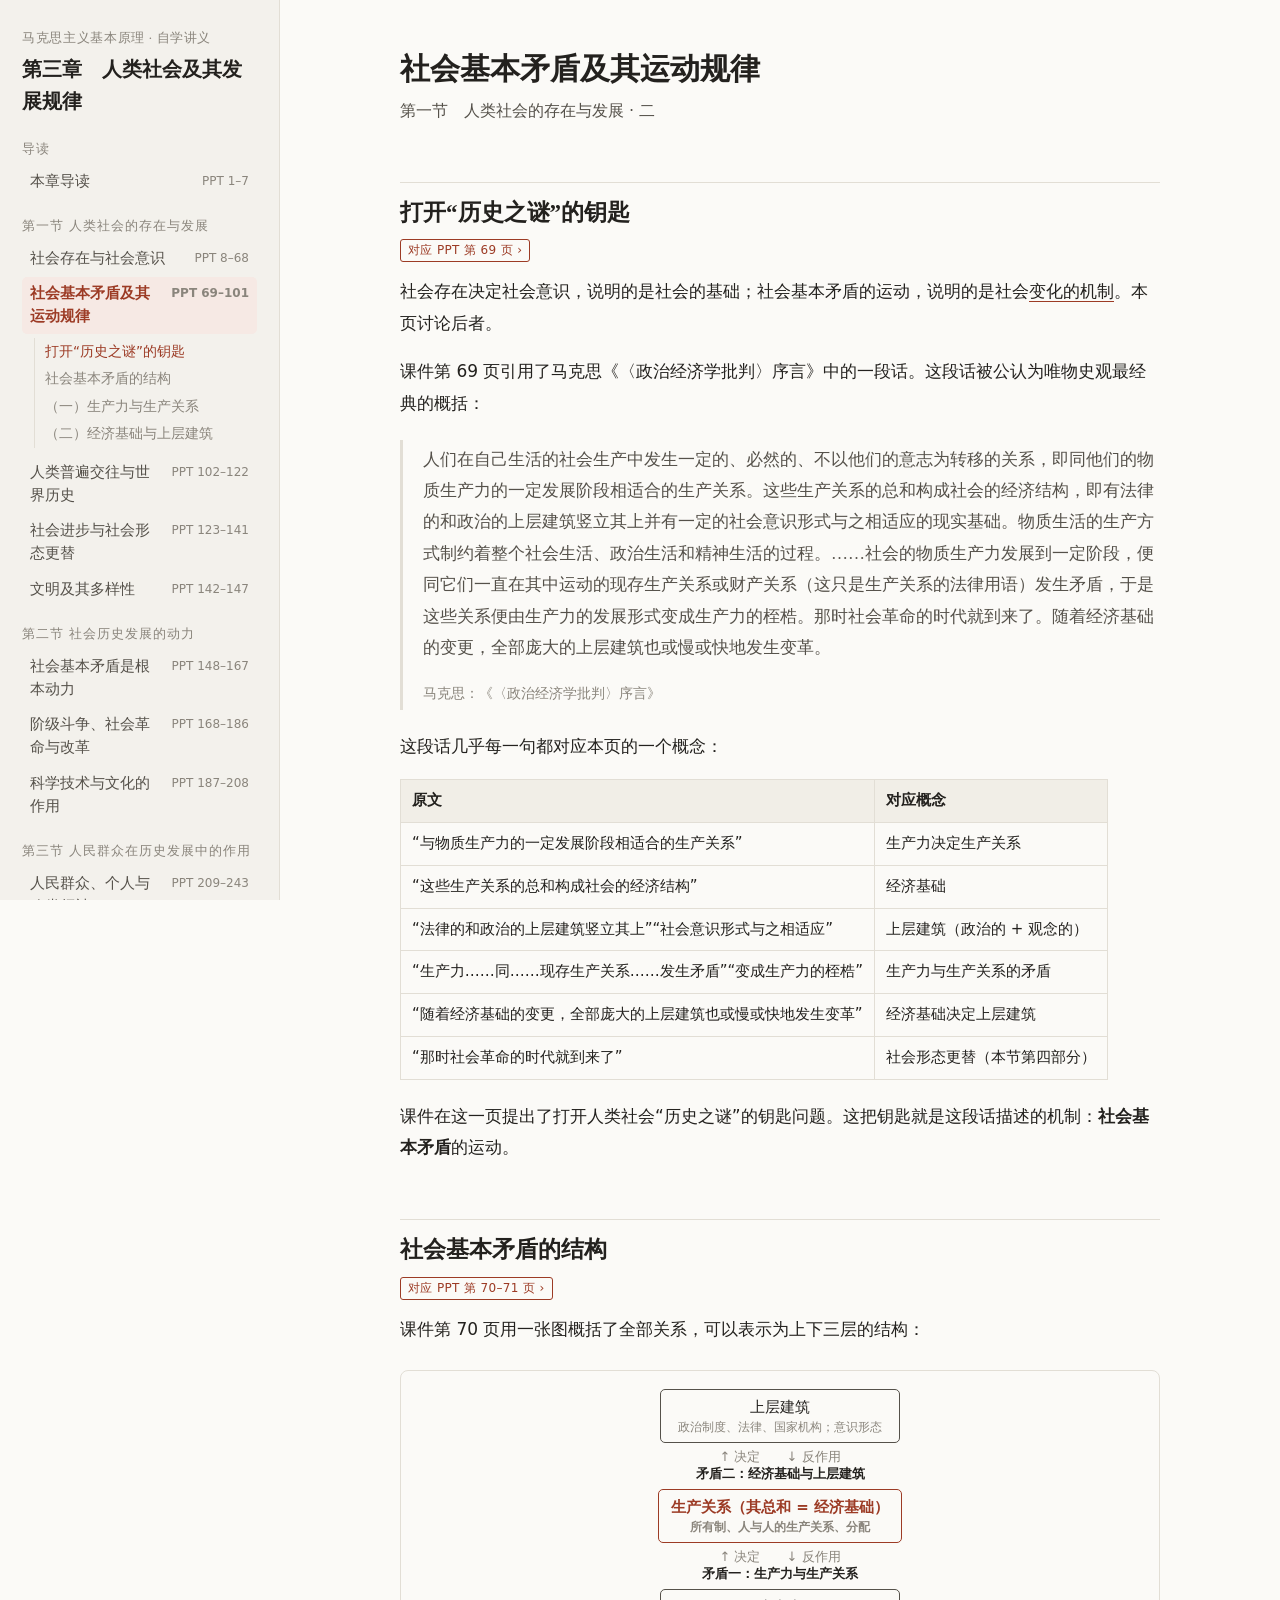
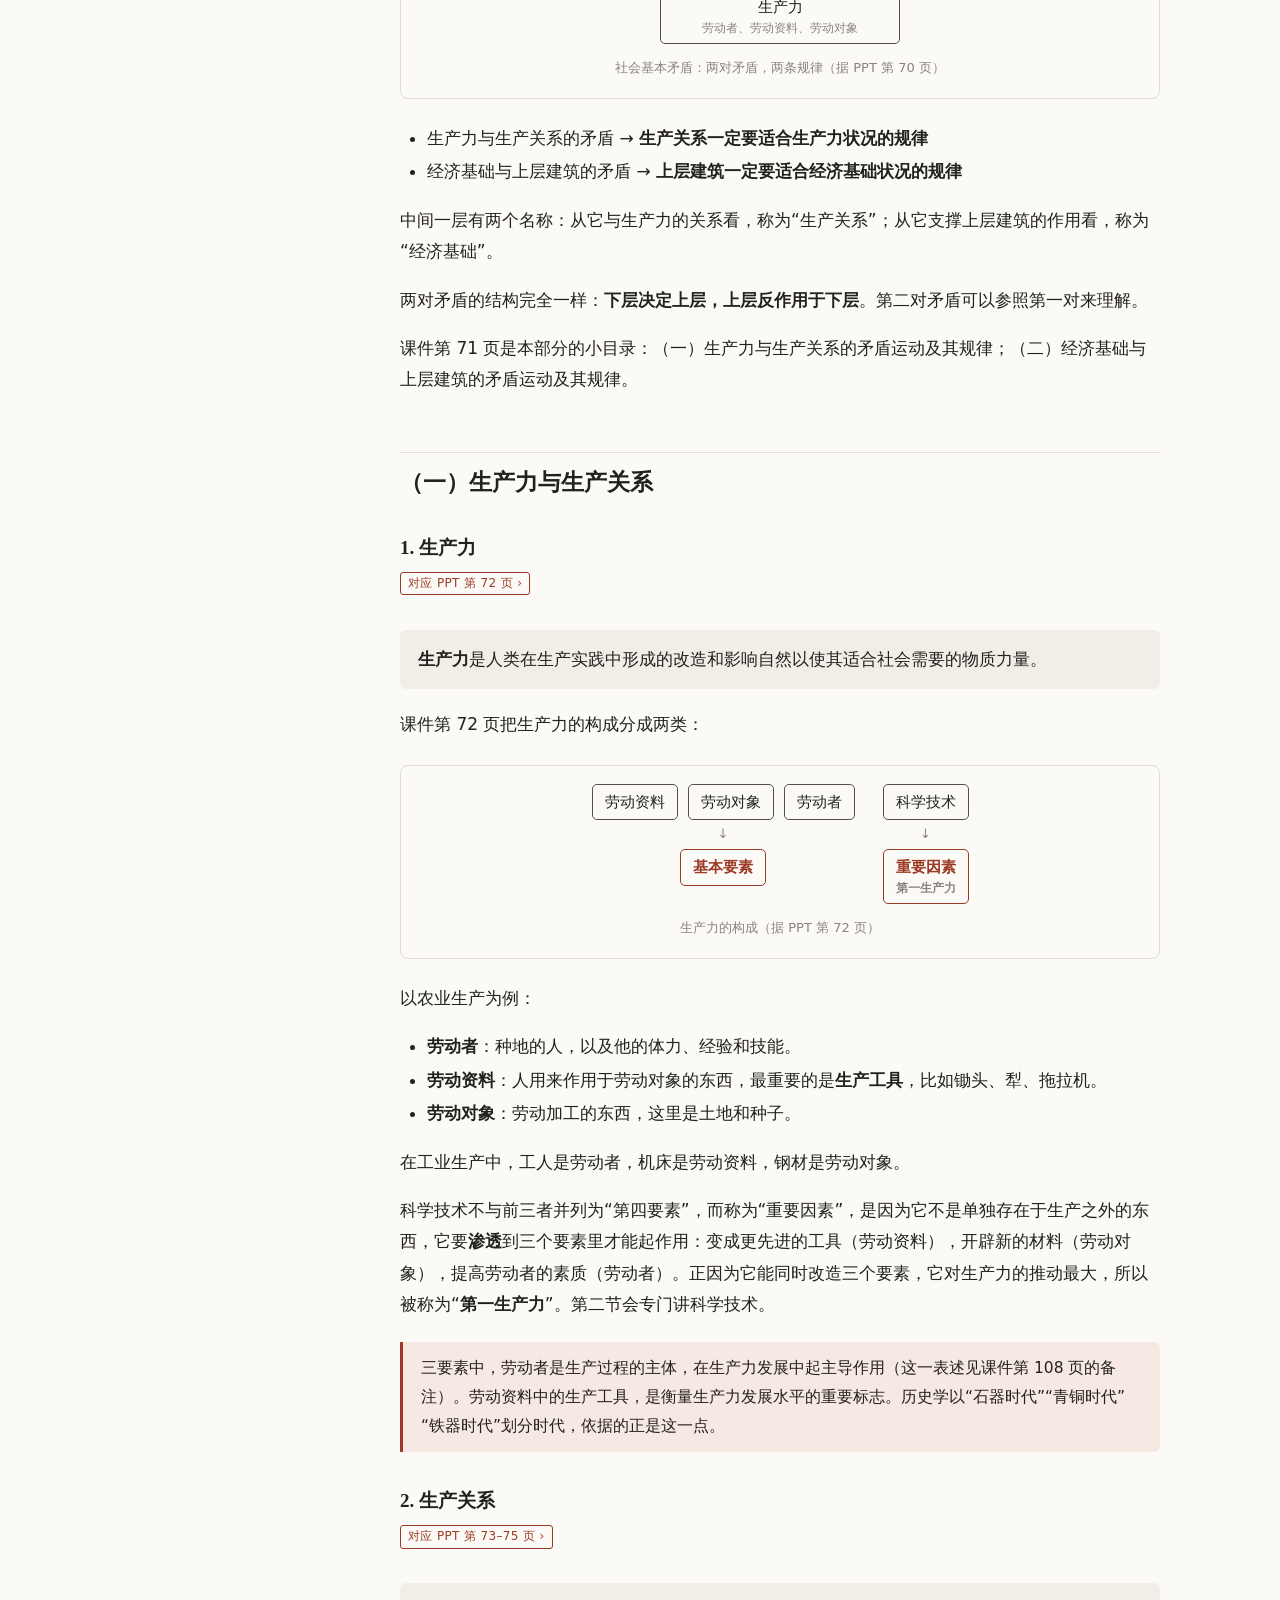
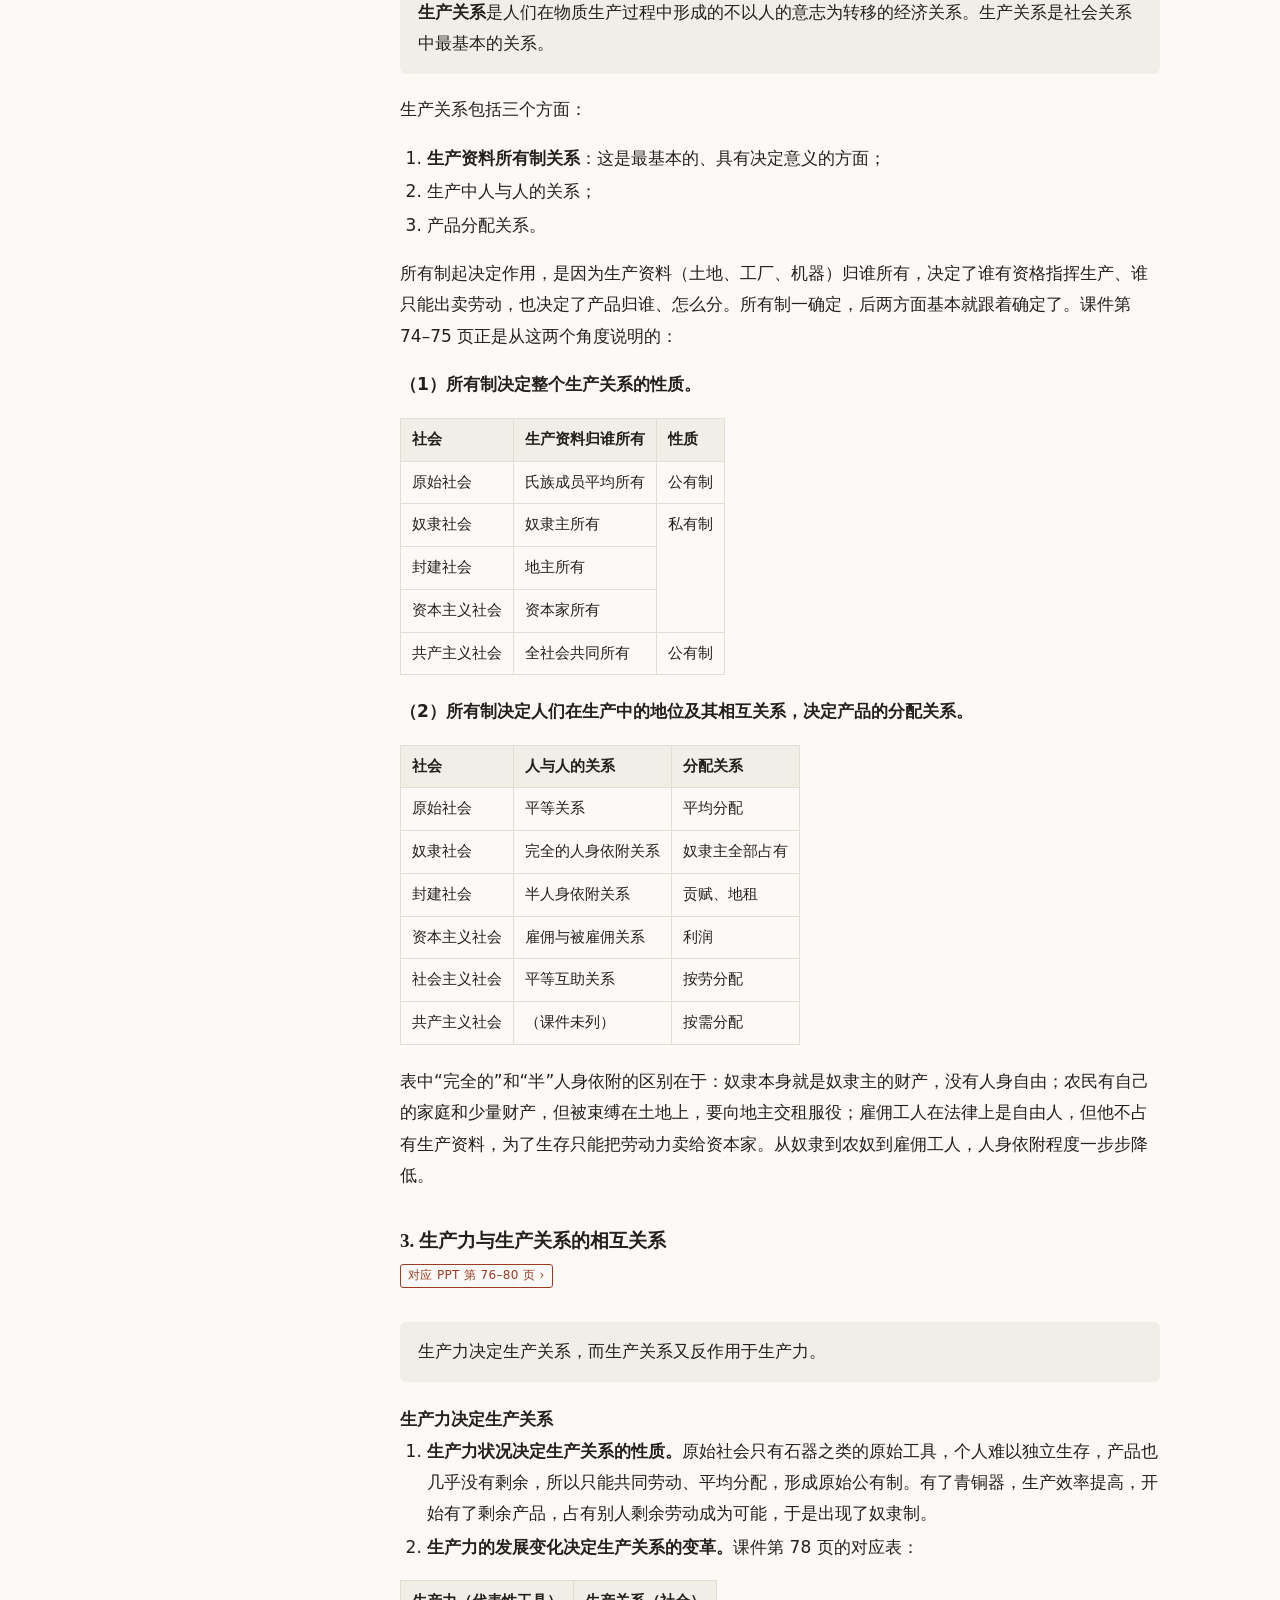
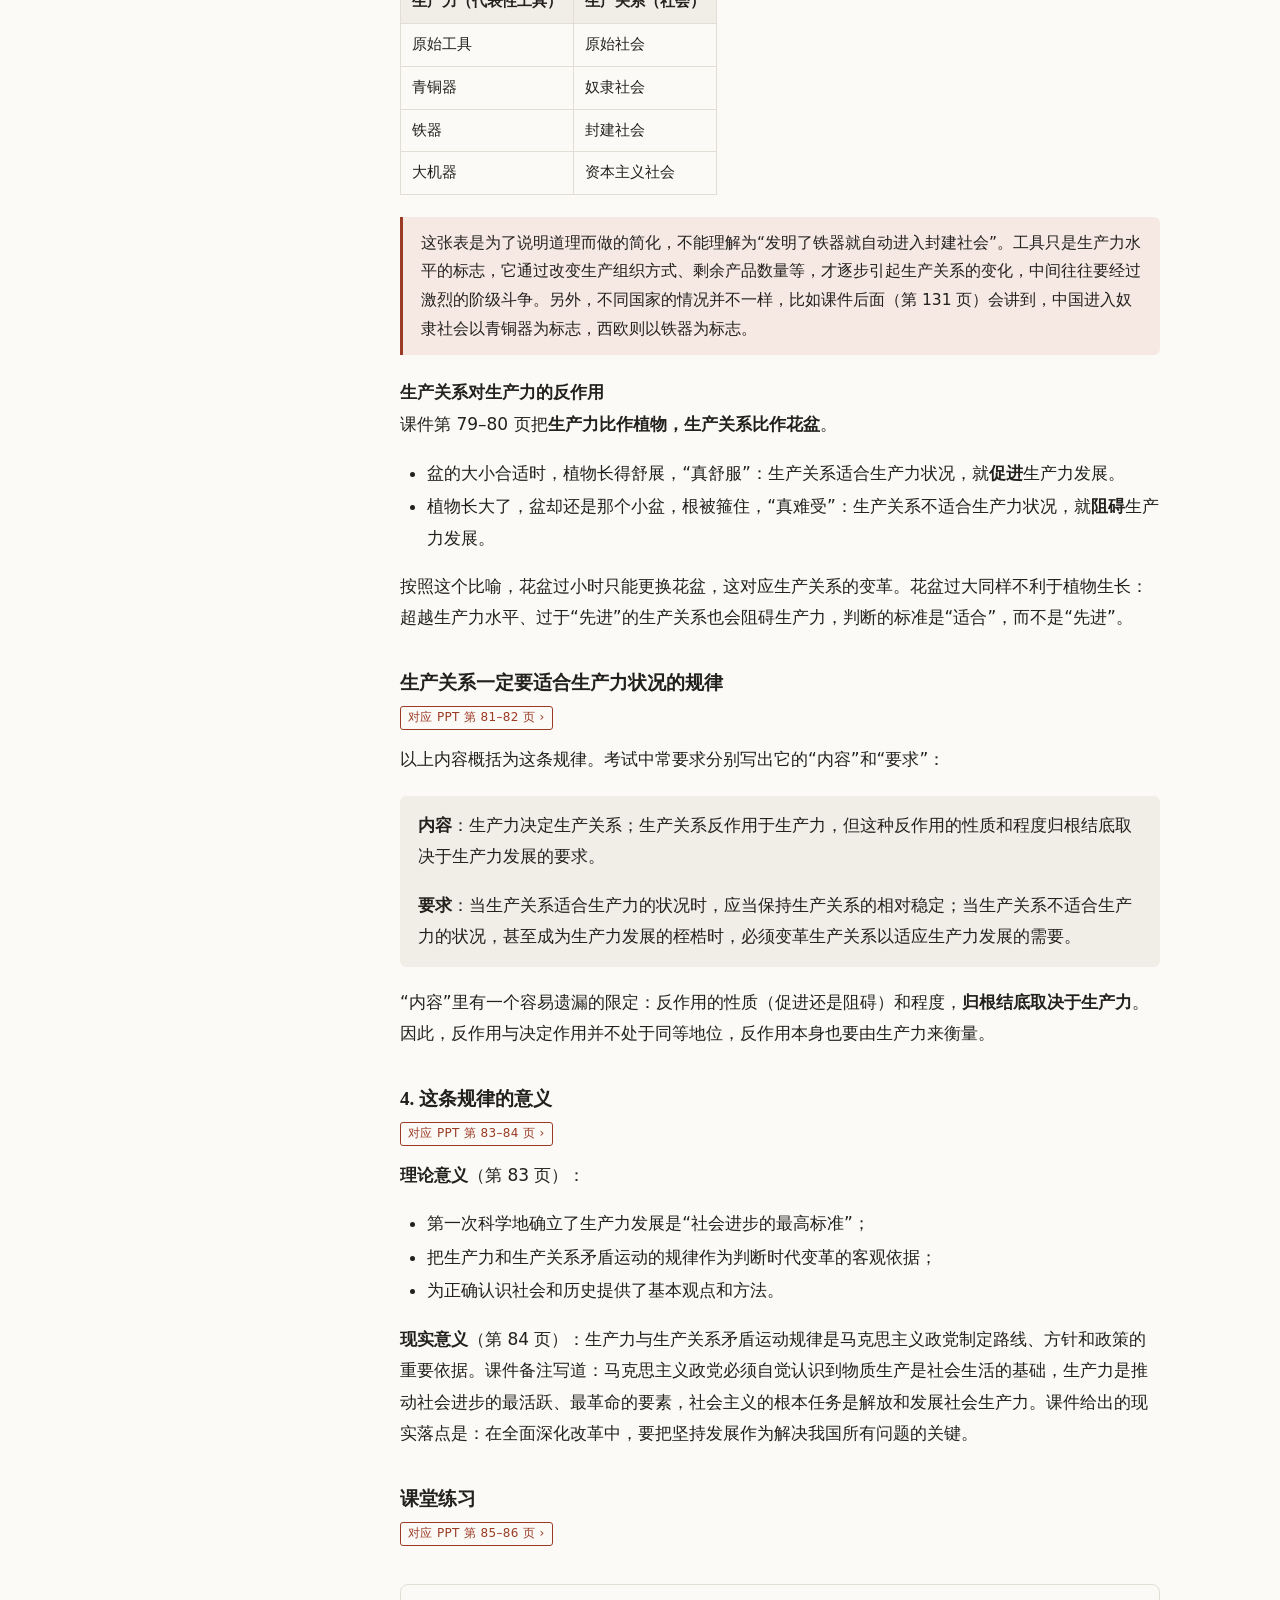
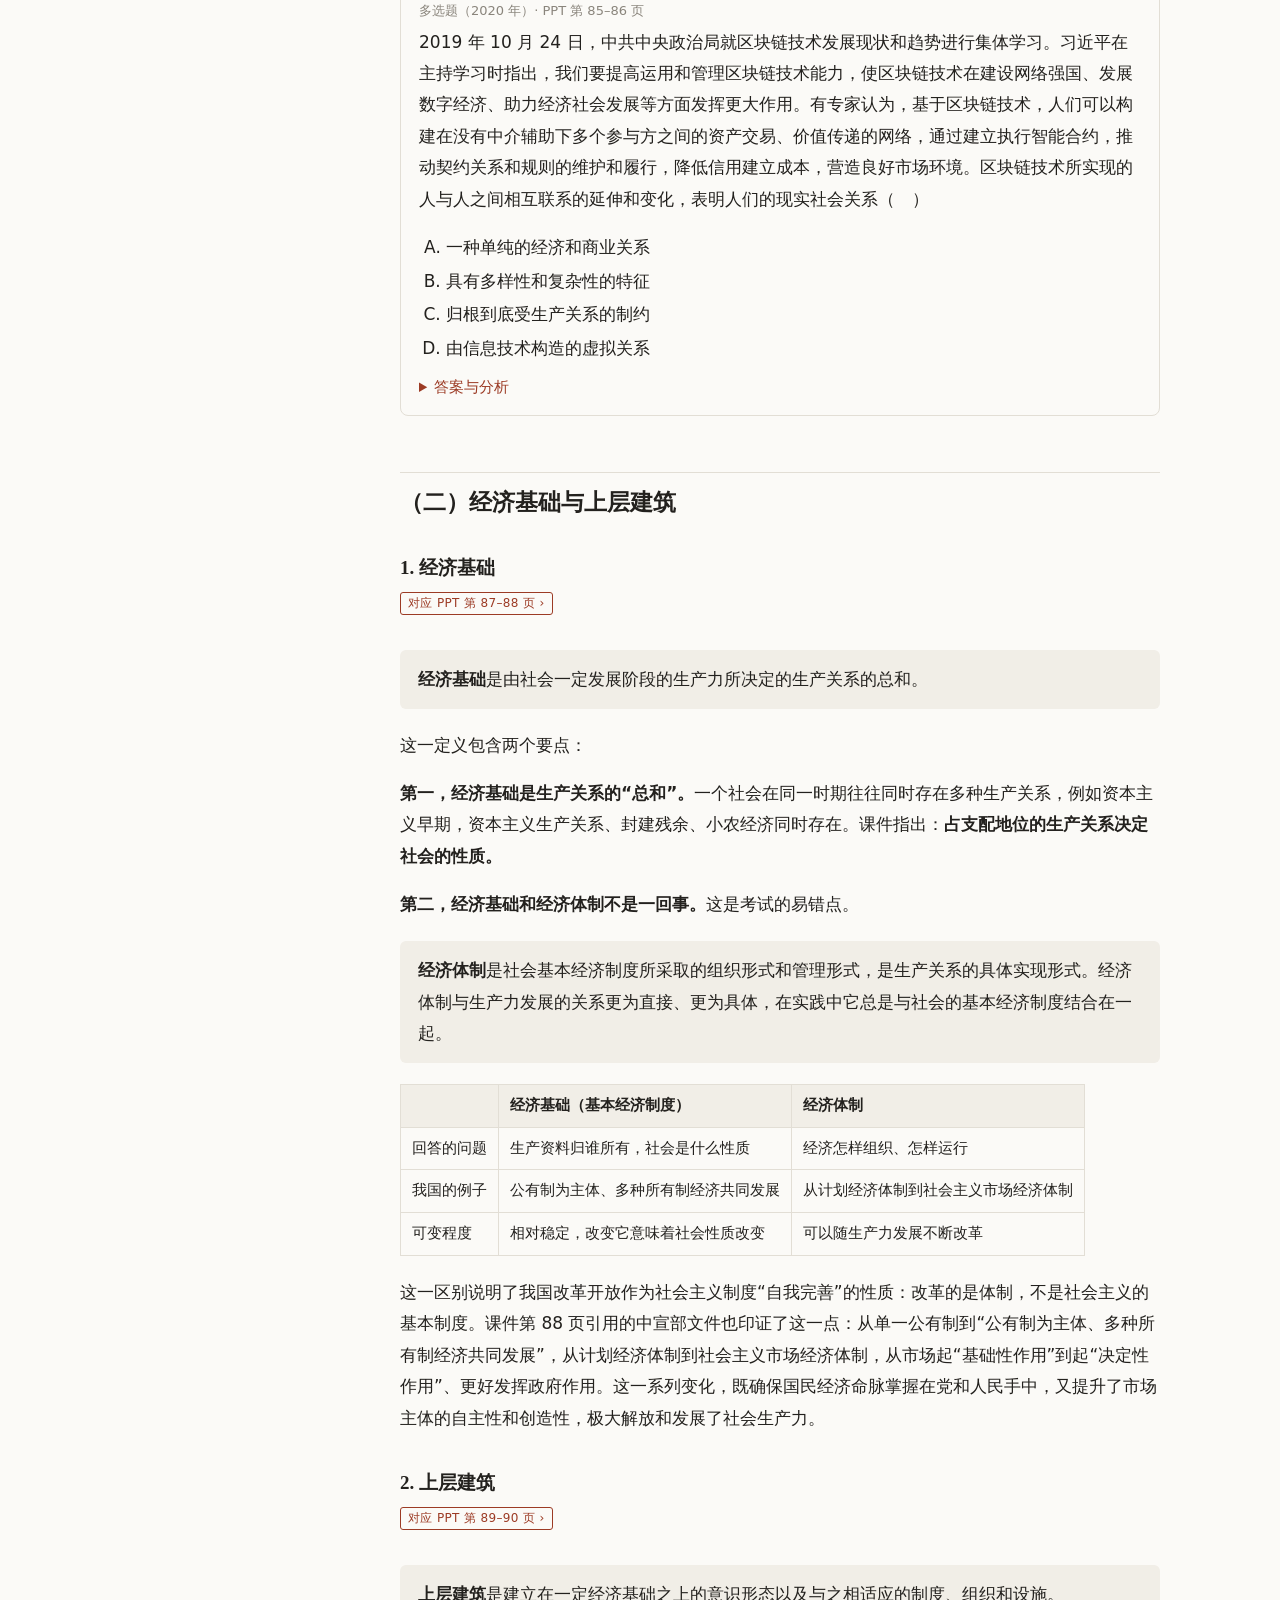
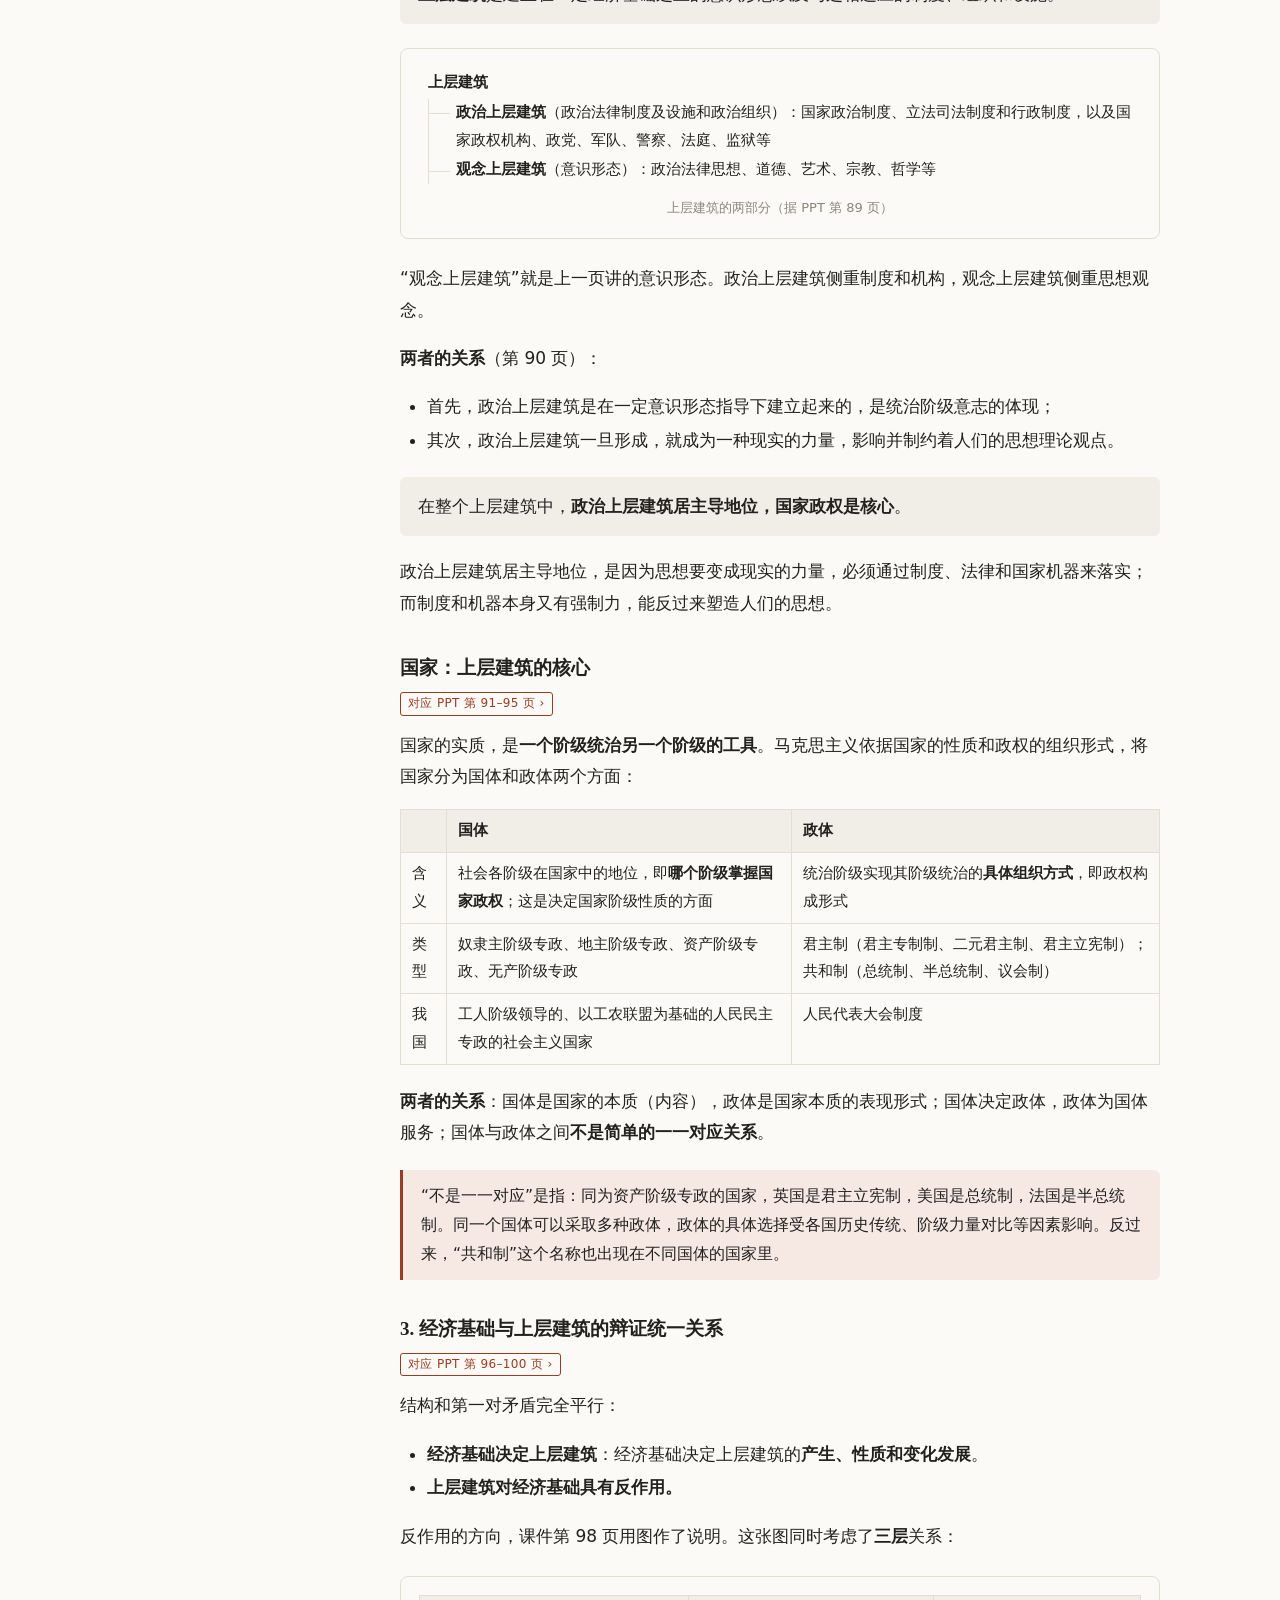
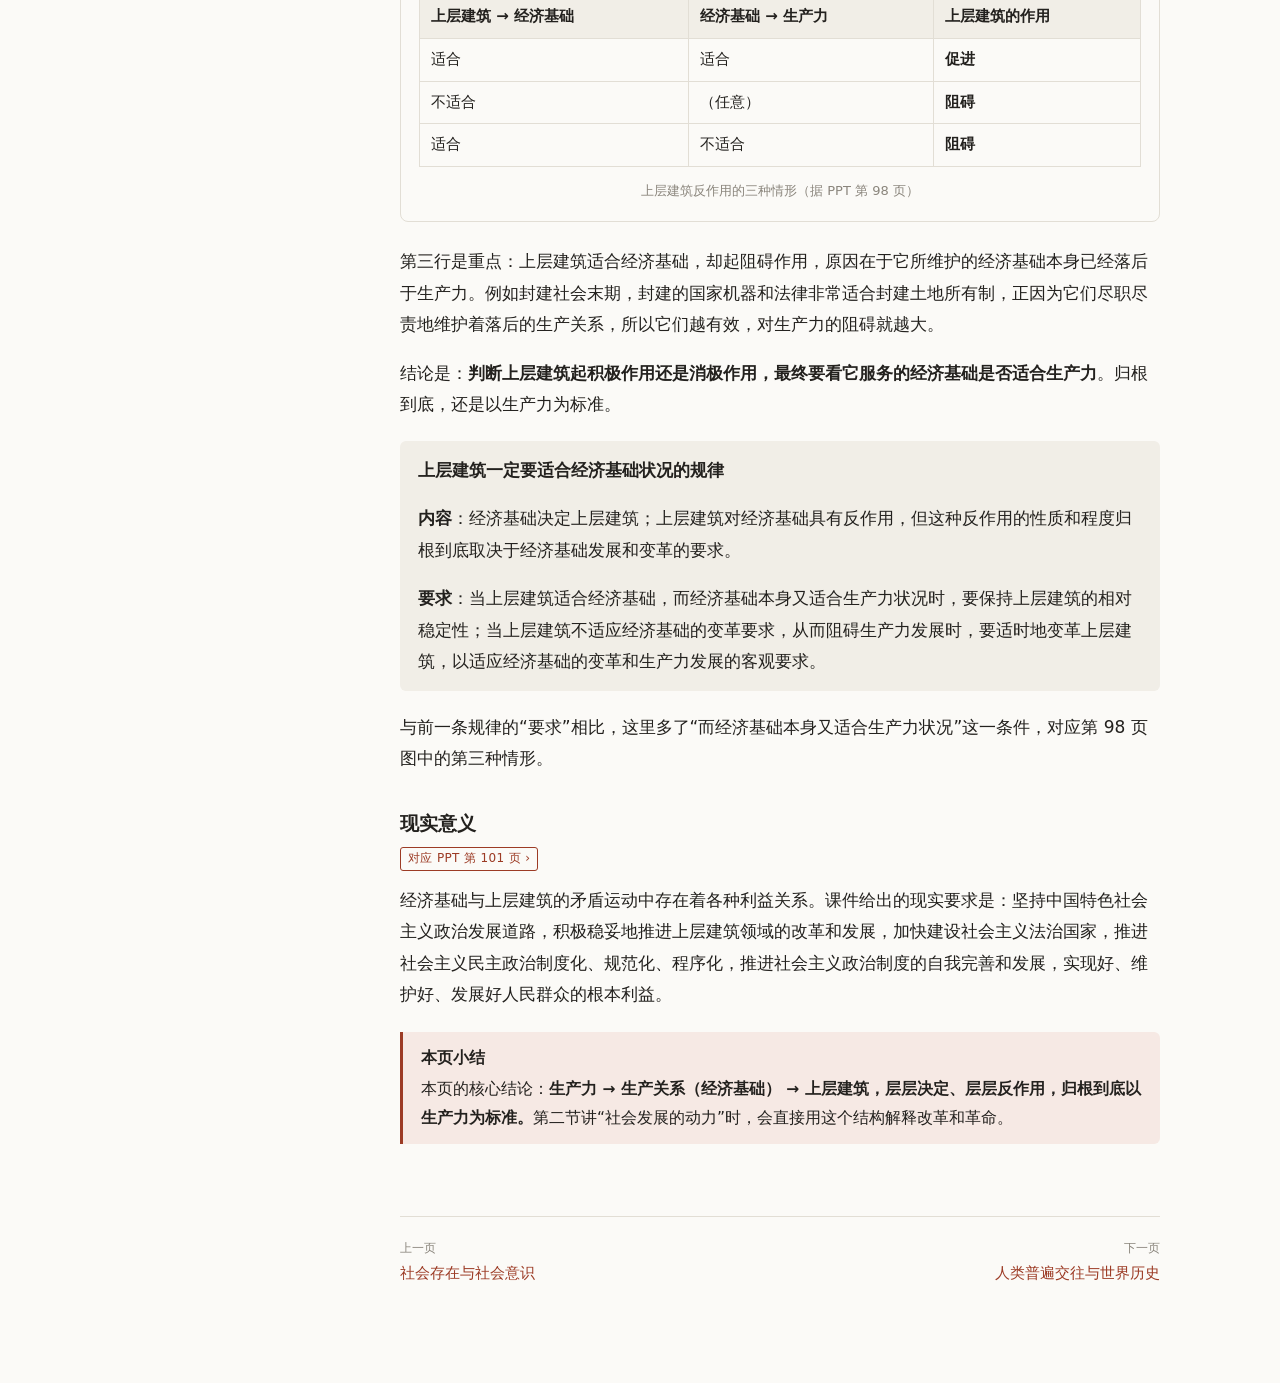
<file: 1-2.html>
<!doctype html>
<html lang="zh-CN">
<head>
<meta charset="utf-8">
<meta name="viewport" content="width=device-width, initial-scale=1">
<title>社会基本矛盾及其运动规律</title>
<link rel="stylesheet" href="assets/style.css">
</head>
<body>
<main><div class="page">

<h1>社会基本矛盾及其运动规律</h1>
<p class="lead">第一节　人类社会的存在与发展 · 二</p>

<h2 id="key">打开“历史之谜”的钥匙</h2>
<div class="ppt" data-ppt="69">对应 PPT 第 69 页</div>

<p>社会存在决定社会意识，说明的是社会的基础；社会基本矛盾的运动，说明的是社会<em>变化的机制</em>。本页讨论后者。</p>

<p>课件第 69 页引用了马克思《〈政治经济学批判〉序言》中的一段话。这段话被公认为唯物史观最经典的概括：</p>

<blockquote>
<p>人们在自己生活的社会生产中发生一定的、必然的、不以他们的意志为转移的关系，即同他们的物质生产力的一定发展阶段相适合的生产关系。这些生产关系的总和构成社会的经济结构，即有法律的和政治的上层建筑竖立其上并有一定的社会意识形式与之相适应的现实基础。物质生活的生产方式制约着整个社会生活、政治生活和精神生活的过程。……社会的物质生产力发展到一定阶段，便同它们一直在其中运动的现存生产关系或财产关系（这只是生产关系的法律用语）发生矛盾，于是这些关系便由生产力的发展形式变成生产力的桎梏。那时社会革命的时代就到来了。随着经济基础的变更，全部庞大的上层建筑也或慢或快地发生变革。</p>
<footer>马克思：《〈政治经济学批判〉序言》</footer>
</blockquote>

<p>这段话几乎每一句都对应本页的一个概念：</p>

<table>
<tr><th>原文</th><th>对应概念</th></tr>
<tr><td>“与物质生产力的一定发展阶段相适合的生产关系”</td><td>生产力决定生产关系</td></tr>
<tr><td>“这些生产关系的总和构成社会的经济结构”</td><td>经济基础</td></tr>
<tr><td>“法律的和政治的上层建筑竖立其上”“社会意识形式与之相适应”</td><td>上层建筑（政治的 + 观念的）</td></tr>
<tr><td>“生产力……同……现存生产关系……发生矛盾”“变成生产力的桎梏”</td><td>生产力与生产关系的矛盾</td></tr>
<tr><td>“随着经济基础的变更，全部庞大的上层建筑也或慢或快地发生变革”</td><td>经济基础决定上层建筑</td></tr>
<tr><td>“那时社会革命的时代就到来了”</td><td>社会形态更替（本节第四部分）</td></tr>
</table>

<p>课件在这一页提出了打开人类社会“历史之谜”的钥匙问题。这把钥匙就是这段话描述的机制：<strong>社会基本矛盾</strong>的运动。</p>

<h2 id="structure">社会基本矛盾的结构</h2>
<div class="ppt" data-ppt="70-71">对应 PPT 第 70–71 页</div>

<p>课件第 70 页用一张图概括了全部关系，可以表示为上下三层的结构：</p>

<div class="fig">
<div class="col">
  <div class="box" style="min-width:240px">上层建筑<small>政治制度、法律、国家机构；意识形态</small></div>
  <div class="arr">↑ 决定　　↓ 反作用<br><strong>矛盾二：经济基础与上层建筑</strong></div>
  <div class="box hl" style="min-width:240px">生产关系（其总和 = 经济基础）<small>所有制、人与人的生产关系、分配</small></div>
  <div class="arr">↑ 决定　　↓ 反作用<br><strong>矛盾一：生产力与生产关系</strong></div>
  <div class="box" style="min-width:240px">生产力<small>劳动者、劳动资料、劳动对象</small></div>
</div>
<div class="cap">社会基本矛盾：两对矛盾，两条规律（据 PPT 第 70 页）</div>
</div>

<ul>
<li>生产力与生产关系的矛盾 → <strong>生产关系一定要适合生产力状况的规律</strong></li>
<li>经济基础与上层建筑的矛盾 → <strong>上层建筑一定要适合经济基础状况的规律</strong></li>
</ul>

<p>中间一层有两个名称：从它与生产力的关系看，称为“生产关系”；从它支撑上层建筑的作用看，称为“经济基础”。</p>

<p>两对矛盾的结构完全一样：<strong>下层决定上层，上层反作用于下层</strong>。第二对矛盾可以参照第一对来理解。</p>

<p>课件第 71 页是本部分的小目录：（一）生产力与生产关系的矛盾运动及其规律；（二）经济基础与上层建筑的矛盾运动及其规律。</p>

<h2 id="pf-pr">（一）生产力与生产关系</h2>

<h3>1. 生产力</h3>
<div class="ppt" data-ppt="72">对应 PPT 第 72 页</div>

<div class="def">
<p><strong>生产力</strong>是人类在生产实践中形成的改造和影响自然以使其适合社会需要的物质力量。</p>
</div>

<p>课件第 72 页把生产力的构成分成两类：</p>

<div class="fig">
<div class="row" style="align-items:flex-start;gap:28px">
  <div class="col">
    <div class="row"><div class="box">劳动资料</div><div class="box">劳动对象</div><div class="box">劳动者</div></div>
    <div class="arr">↓</div>
    <div class="box hl">基本要素</div>
  </div>
  <div class="col">
    <div class="box">科学技术</div>
    <div class="arr">↓</div>
    <div class="box hl">重要因素<small>第一生产力</small></div>
  </div>
</div>
<div class="cap">生产力的构成（据 PPT 第 72 页）</div>
</div>

<p>以农业生产为例：</p>
<ul>
<li><strong>劳动者</strong>：种地的人，以及他的体力、经验和技能。</li>
<li><strong>劳动资料</strong>：人用来作用于劳动对象的东西，最重要的是<strong>生产工具</strong>，比如锄头、犁、拖拉机。</li>
<li><strong>劳动对象</strong>：劳动加工的东西，这里是土地和种子。</li>
</ul>
<p>在工业生产中，工人是劳动者，机床是劳动资料，钢材是劳动对象。</p>

<p>科学技术不与前三者并列为“第四要素”，而称为“重要因素”，是因为它不是单独存在于生产之外的东西，它要<strong>渗透</strong>到三个要素里才能起作用：变成更先进的工具（劳动资料），开辟新的材料（劳动对象），提高劳动者的素质（劳动者）。正因为它能同时改造三个要素，它对生产力的推动最大，所以被称为“<strong>第一生产力</strong>”。第二节会专门讲科学技术。</p>

<div class="note">
<p>三要素中，劳动者是生产过程的主体，在生产力发展中起主导作用（这一表述见课件第 108 页的备注）。劳动资料中的生产工具，是衡量生产力发展水平的重要标志。历史学以“石器时代”“青铜时代”“铁器时代”划分时代，依据的正是这一点。</p>
</div>

<h3>2. 生产关系</h3>
<div class="ppt" data-ppt="73-75">对应 PPT 第 73–75 页</div>

<div class="def">
<p><strong>生产关系</strong>是人们在物质生产过程中形成的不以人的意志为转移的经济关系。生产关系是社会关系中最基本的关系。</p>
</div>

<p>生产关系包括三个方面：</p>
<ol>
<li><strong>生产资料所有制关系</strong>：这是最基本的、具有决定意义的方面；</li>
<li>生产中人与人的关系；</li>
<li>产品分配关系。</li>
</ol>

<p>所有制起决定作用，是因为生产资料（土地、工厂、机器）归谁所有，决定了谁有资格指挥生产、谁只能出卖劳动，也决定了产品归谁、怎么分。所有制一确定，后两方面基本就跟着确定了。课件第 74–75 页正是从这两个角度说明的：</p>

<p><strong>（1）所有制决定整个生产关系的性质。</strong></p>
<table>
<tr><th>社会</th><th>生产资料归谁所有</th><th>性质</th></tr>
<tr><td>原始社会</td><td>氏族成员平均所有</td><td>公有制</td></tr>
<tr><td>奴隶社会</td><td>奴隶主所有</td><td rowspan="3">私有制</td></tr>
<tr><td>封建社会</td><td>地主所有</td></tr>
<tr><td>资本主义社会</td><td>资本家所有</td></tr>
<tr><td>共产主义社会</td><td>全社会共同所有</td><td>公有制</td></tr>
</table>

<p><strong>（2）所有制决定人们在生产中的地位及其相互关系，决定产品的分配关系。</strong></p>
<table>
<tr><th>社会</th><th>人与人的关系</th><th>分配关系</th></tr>
<tr><td>原始社会</td><td>平等关系</td><td>平均分配</td></tr>
<tr><td>奴隶社会</td><td>完全的人身依附关系</td><td>奴隶主全部占有</td></tr>
<tr><td>封建社会</td><td>半人身依附关系</td><td>贡赋、地租</td></tr>
<tr><td>资本主义社会</td><td>雇佣与被雇佣关系</td><td>利润</td></tr>
<tr><td>社会主义社会</td><td>平等互助关系</td><td>按劳分配</td></tr>
<tr><td>共产主义社会</td><td>（课件未列）</td><td>按需分配</td></tr>
</table>

<p>表中“完全的”和“半”人身依附的区别在于：奴隶本身就是奴隶主的财产，没有人身自由；农民有自己的家庭和少量财产，但被束缚在土地上，要向地主交租服役；雇佣工人在法律上是自由人，但他不占有生产资料，为了生存只能把劳动力卖给资本家。从奴隶到农奴到雇佣工人，人身依附程度一步步降低。</p>

<h3>3. 生产力与生产关系的相互关系</h3>
<div class="ppt" data-ppt="76-80">对应 PPT 第 76–80 页</div>

<div class="def"><p>生产力决定生产关系，而生产关系又反作用于生产力。</p></div>

<h4>生产力决定生产关系</h4>
<ol>
<li><strong>生产力状况决定生产关系的性质。</strong>原始社会只有石器之类的原始工具，个人难以独立生存，产品也几乎没有剩余，所以只能共同劳动、平均分配，形成原始公有制。有了青铜器，生产效率提高，开始有了剩余产品，占有别人剩余劳动成为可能，于是出现了奴隶制。</li>
<li><strong>生产力的发展变化决定生产关系的变革。</strong>课件第 78 页的对应表：</li>
</ol>

<table>
<tr><th>生产力（代表性工具）</th><th>生产关系（社会）</th></tr>
<tr><td>原始工具</td><td>原始社会</td></tr>
<tr><td>青铜器</td><td>奴隶社会</td></tr>
<tr><td>铁器</td><td>封建社会</td></tr>
<tr><td>大机器</td><td>资本主义社会</td></tr>
</table>

<div class="note">
<p>这张表是为了说明道理而做的简化，不能理解为“发明了铁器就自动进入封建社会”。工具只是生产力水平的标志，它通过改变生产组织方式、剩余产品数量等，才逐步引起生产关系的变化，中间往往要经过激烈的阶级斗争。另外，不同国家的情况并不一样，比如课件后面（第 131 页）会讲到，中国进入奴隶社会以青铜器为标志，西欧则以铁器为标志。</p>
</div>

<h4>生产关系对生产力的反作用</h4>
<p>课件第 79–80 页把<strong>生产力比作植物，生产关系比作花盆</strong>。</p>
<ul>
<li>盆的大小合适时，植物长得舒展，“真舒服”：生产关系适合生产力状况，就<strong>促进</strong>生产力发展。</li>
<li>植物长大了，盆却还是那个小盆，根被箍住，“真难受”：生产关系不适合生产力状况，就<strong>阻碍</strong>生产力发展。</li>
</ul>
<p>按照这个比喻，花盆过小时只能更换花盆，这对应生产关系的变革。花盆过大同样不利于植物生长：超越生产力水平、过于“先进”的生产关系也会阻碍生产力，判断的标准是“适合”，而不是“先进”。</p>

<h3>生产关系一定要适合生产力状况的规律</h3>
<div class="ppt" data-ppt="81-82">对应 PPT 第 81–82 页</div>

<p>以上内容概括为这条规律。考试中常要求分别写出它的“内容”和“要求”：</p>
<div class="def">
<p><strong>内容</strong>：生产力决定生产关系；生产关系反作用于生产力，但这种反作用的性质和程度归根结底取决于生产力发展的要求。</p>
<p><strong>要求</strong>：当生产关系适合生产力的状况时，应当保持生产关系的相对稳定；当生产关系不适合生产力的状况，甚至成为生产力发展的桎梏时，必须变革生产关系以适应生产力发展的需要。</p>
</div>
<p>“内容”里有一个容易遗漏的限定：反作用的性质（促进还是阻碍）和程度，<strong>归根结底取决于生产力</strong>。因此，反作用与决定作用并不处于同等地位，反作用本身也要由生产力来衡量。</p>

<h3>4. 这条规律的意义</h3>
<div class="ppt" data-ppt="83-84">对应 PPT 第 83–84 页</div>

<p><strong>理论意义</strong>（第 83 页）：</p>
<ul>
<li>第一次科学地确立了生产力发展是“社会进步的最高标准”；</li>
<li>把生产力和生产关系矛盾运动的规律作为判断时代变革的客观依据；</li>
<li>为正确认识社会和历史提供了基本观点和方法。</li>
</ul>

<p><strong>现实意义</strong>（第 84 页）：生产力与生产关系矛盾运动规律是马克思主义政党制定路线、方针和政策的重要依据。课件备注写道：马克思主义政党必须自觉认识到物质生产是社会生活的基础，生产力是推动社会进步的最活跃、最革命的要素，社会主义的根本任务是解放和发展社会生产力。课件给出的现实落点是：在全面深化改革中，要把坚持发展作为解决我国所有问题的关键。</p>

<h3>课堂练习</h3>
<div class="ppt" data-ppt="85-86">对应 PPT 第 85–86 页</div>

<div class="ex">
<div class="q-head">多选题（2020 年）· PPT 第 85–86 页</div>
<p>2019 年 10 月 24 日，中共中央政治局就区块链技术发展现状和趋势进行集体学习。习近平在主持学习时指出，我们要提高运用和管理区块链技术能力，使区块链技术在建设网络强国、发展数字经济、助力经济社会发展等方面发挥更大作用。有专家认为，基于区块链技术，人们可以构建在没有中介辅助下多个参与方之间的资产交易、价值传递的网络，通过建立执行智能合约，推动契约关系和规则的维护和履行，降低信用建立成本，营造良好市场环境。区块链技术所实现的人与人之间相互联系的延伸和变化，表明人们的现实社会关系（　）</p>
<ol class="opt"><li>一种单纯的经济和商业关系</li><li>具有多样性和复杂性的特征</li><li>归根到底受生产关系的制约</li><li>由信息技术构造的虚拟关系</li></ol>
<details><summary>答案与分析</summary><div>
<p><span class="ans">答案：BC</span></p>
<p>题干里的关系包括资产交易、契约、信用、市场环境，涉及经济、法律、道德多个方面，所以 B 对，A 的“单纯”错。生产关系是社会关系中最基本的关系，其他社会关系归根到底受它制约，所以 C 对。D 错在“虚拟”：技术只是联系的手段，交易和契约背后是现实的人与人的关系。</p>
</div></details>
</div>

<h2 id="base-super">（二）经济基础与上层建筑</h2>

<h3>1. 经济基础</h3>
<div class="ppt" data-ppt="87-88">对应 PPT 第 87–88 页</div>

<div class="def">
<p><strong>经济基础</strong>是由社会一定发展阶段的生产力所决定的生产关系的总和。</p>
</div>

<p>这一定义包含两个要点：</p>

<p><strong>第一，经济基础是生产关系的“总和”。</strong>一个社会在同一时期往往同时存在多种生产关系，例如资本主义早期，资本主义生产关系、封建残余、小农经济同时存在。课件指出：<strong>占支配地位的生产关系决定社会的性质。</strong></p>

<p><strong>第二，经济基础和经济体制不是一回事。</strong>这是考试的易错点。</p>
<div class="def">
<p><strong>经济体制</strong>是社会基本经济制度所采取的组织形式和管理形式，是生产关系的具体实现形式。经济体制与生产力发展的关系更为直接、更为具体，在实践中它总是与社会的基本经济制度结合在一起。</p>
</div>

<table>
<tr><th></th><th>经济基础（基本经济制度）</th><th>经济体制</th></tr>
<tr><td>回答的问题</td><td>生产资料归谁所有，社会是什么性质</td><td>经济怎样组织、怎样运行</td></tr>
<tr><td>我国的例子</td><td>公有制为主体、多种所有制经济共同发展</td><td>从计划经济体制到社会主义市场经济体制</td></tr>
<tr><td>可变程度</td><td>相对稳定，改变它意味着社会性质改变</td><td>可以随生产力发展不断改革</td></tr>
</table>

<p>这一区别说明了我国改革开放作为社会主义制度“自我完善”的性质：改革的是体制，不是社会主义的基本制度。课件第 88 页引用的中宣部文件也印证了这一点：从单一公有制到“公有制为主体、多种所有制经济共同发展”，从计划经济体制到社会主义市场经济体制，从市场起“基础性作用”到起“决定性作用”、更好发挥政府作用。这一系列变化，既确保国民经济命脉掌握在党和人民手中，又提升了市场主体的自主性和创造性，极大解放和发展了社会生产力。</p>

<h3>2. 上层建筑</h3>
<div class="ppt" data-ppt="89-90">对应 PPT 第 89–90 页</div>

<div class="def">
<p><strong>上层建筑</strong>是建立在一定经济基础之上的意识形态以及与之相适应的制度、组织和设施。</p>
</div>

<div class="fig tree">
<ul><li><strong>上层建筑</strong>
  <ul>
    <li><strong>政治上层建筑</strong>（政治法律制度及设施和政治组织）：国家政治制度、立法司法制度和行政制度，以及国家政权机构、政党、军队、警察、法庭、监狱等</li>
    <li><strong>观念上层建筑</strong>（意识形态）：政治法律思想、道德、艺术、宗教、哲学等</li>
  </ul>
</li></ul>
<div class="cap">上层建筑的两部分（据 PPT 第 89 页）</div>
</div>

<p>“观念上层建筑”就是上一页讲的意识形态。政治上层建筑侧重制度和机构，观念上层建筑侧重思想观念。</p>

<p><strong>两者的关系</strong>（第 90 页）：</p>
<ul>
<li>首先，政治上层建筑是在一定意识形态指导下建立起来的，是统治阶级意志的体现；</li>
<li>其次，政治上层建筑一旦形成，就成为一种现实的力量，影响并制约着人们的思想理论观点。</li>
</ul>
<div class="def"><p>在整个上层建筑中，<strong>政治上层建筑居主导地位，国家政权是核心</strong>。</p></div>
<p>政治上层建筑居主导地位，是因为思想要变成现实的力量，必须通过制度、法律和国家机器来落实；而制度和机器本身又有强制力，能反过来塑造人们的思想。</p>

<h3>国家：上层建筑的核心</h3>
<div class="ppt" data-ppt="91-95">对应 PPT 第 91–95 页</div>

<p>国家的实质，是<strong>一个阶级统治另一个阶级的工具</strong>。马克思主义依据国家的性质和政权的组织形式，将国家分为国体和政体两个方面：</p>

<table>
<tr><th></th><th>国体</th><th>政体</th></tr>
<tr><td>含义</td><td>社会各阶级在国家中的地位，即<strong>哪个阶级掌握国家政权</strong>；这是决定国家阶级性质的方面</td><td>统治阶级实现其阶级统治的<strong>具体组织方式</strong>，即政权构成形式</td></tr>
<tr><td>类型</td><td>奴隶主阶级专政、地主阶级专政、资产阶级专政、无产阶级专政</td><td>君主制（君主专制制、二元君主制、君主立宪制）；共和制（总统制、半总统制、议会制）</td></tr>
<tr><td>我国</td><td>工人阶级领导的、以工农联盟为基础的人民民主专政的社会主义国家</td><td>人民代表大会制度</td></tr>
</table>

<p><strong>两者的关系</strong>：国体是国家的本质（内容），政体是国家本质的表现形式；国体决定政体，政体为国体服务；国体与政体之间<strong>不是简单的一一对应关系</strong>。</p>

<div class="note">
<p>“不是一一对应”是指：同为资产阶级专政的国家，英国是君主立宪制，美国是总统制，法国是半总统制。同一个国体可以采取多种政体，政体的具体选择受各国历史传统、阶级力量对比等因素影响。反过来，“共和制”这个名称也出现在不同国体的国家里。</p>
</div>

<h3>3. 经济基础与上层建筑的辩证统一关系</h3>
<div class="ppt" data-ppt="96-100">对应 PPT 第 96–100 页</div>

<p>结构和第一对矛盾完全平行：</p>
<ul>
<li><strong>经济基础决定上层建筑</strong>：经济基础决定上层建筑的<strong>产生、性质和变化发展</strong>。</li>
<li><strong>上层建筑对经济基础具有反作用。</strong></li>
</ul>

<p>反作用的方向，课件第 98 页用图作了说明。这张图同时考虑了<strong>三层</strong>关系：</p>

<div class="fig">
<table style="display:table;margin:0">
<tr><th>上层建筑 → 经济基础</th><th>经济基础 → 生产力</th><th>上层建筑的作用</th></tr>
<tr><td>适合</td><td>适合</td><td><strong>促进</strong></td></tr>
<tr><td>不适合</td><td>（任意）</td><td><strong>阻碍</strong></td></tr>
<tr><td>适合</td><td>不适合</td><td><strong>阻碍</strong></td></tr>
</table>
<div class="cap">上层建筑反作用的三种情形（据 PPT 第 98 页）</div>
</div>

<p>第三行是重点：上层建筑适合经济基础，却起阻碍作用，原因在于它所维护的经济基础本身已经落后于生产力。例如封建社会末期，封建的国家机器和法律非常适合封建土地所有制，正因为它们尽职尽责地维护着落后的生产关系，所以它们越有效，对生产力的阻碍就越大。</p>
<p>结论是：<strong>判断上层建筑起积极作用还是消极作用，最终要看它服务的经济基础是否适合生产力</strong>。归根到底，还是以生产力为标准。</p>

<div class="def">
<p><strong>上层建筑一定要适合经济基础状况的规律</strong></p>
<p><strong>内容</strong>：经济基础决定上层建筑；上层建筑对经济基础具有反作用，但这种反作用的性质和程度归根到底取决于经济基础发展和变革的要求。</p>
<p><strong>要求</strong>：当上层建筑适合经济基础，而经济基础本身又适合生产力状况时，要保持上层建筑的相对稳定性；当上层建筑不适应经济基础的变革要求，从而阻碍生产力发展时，要适时地变革上层建筑，以适应经济基础的变革和生产力发展的客观要求。</p>
</div>

<p>与前一条规律的“要求”相比，这里多了“而经济基础本身又适合生产力状况”这一条件，对应第 98 页图中的第三种情形。</p>

<h3>现实意义</h3>
<div class="ppt" data-ppt="101">对应 PPT 第 101 页</div>
<p>经济基础与上层建筑的矛盾运动中存在着各种利益关系。课件给出的现实要求是：坚持中国特色社会主义政治发展道路，积极稳妥地推进上层建筑领域的改革和发展，加快建设社会主义法治国家，推进社会主义民主政治制度化、规范化、程序化，推进社会主义政治制度的自我完善和发展，实现好、维护好、发展好人民群众的根本利益。</p>

<div class="note">
<span class="t">本页小结</span>
<p>本页的核心结论：<strong>生产力 → 生产关系（经济基础） → 上层建筑，层层决定、层层反作用，归根到底以生产力为标准。</strong>第二节讲“社会发展的动力”时，会直接用这个结构解释改革和革命。</p>
</div>

</div></main>
<script src="assets/site.js"></script>
</body>
</html>
</file>
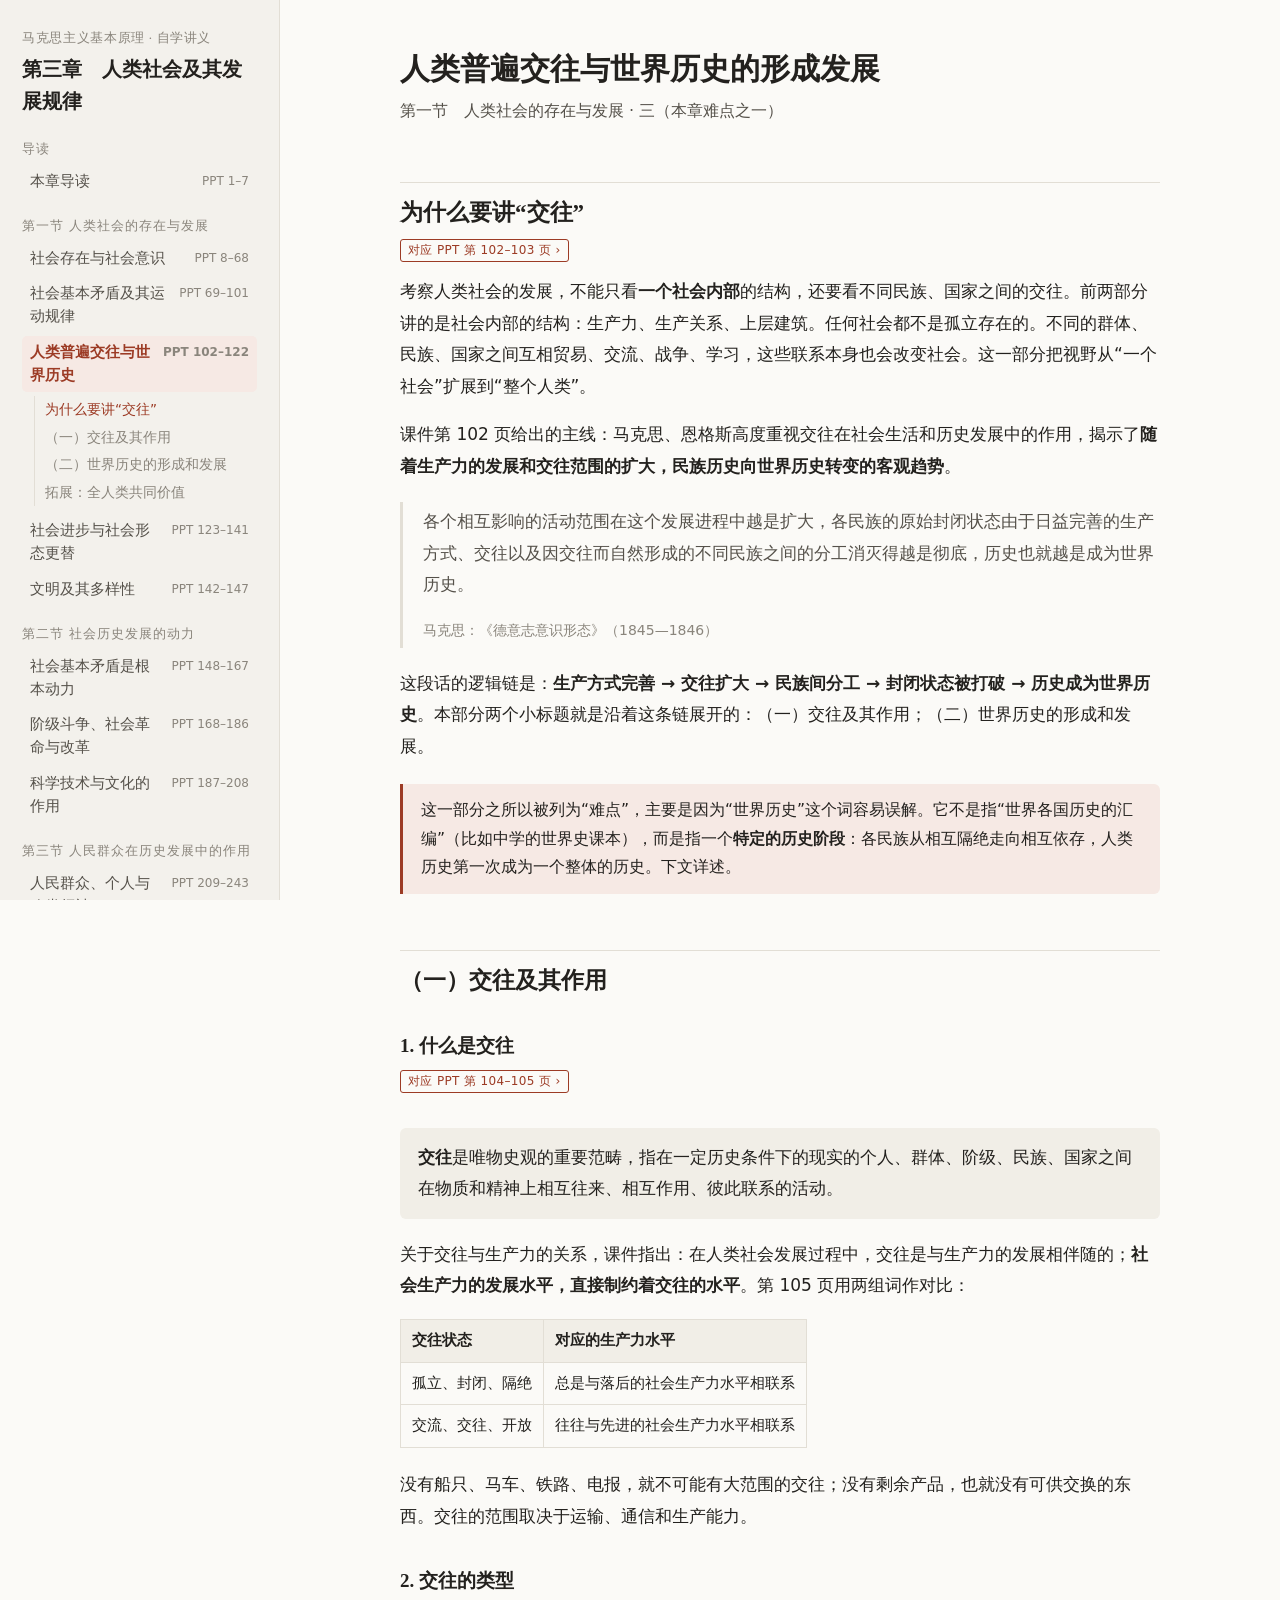
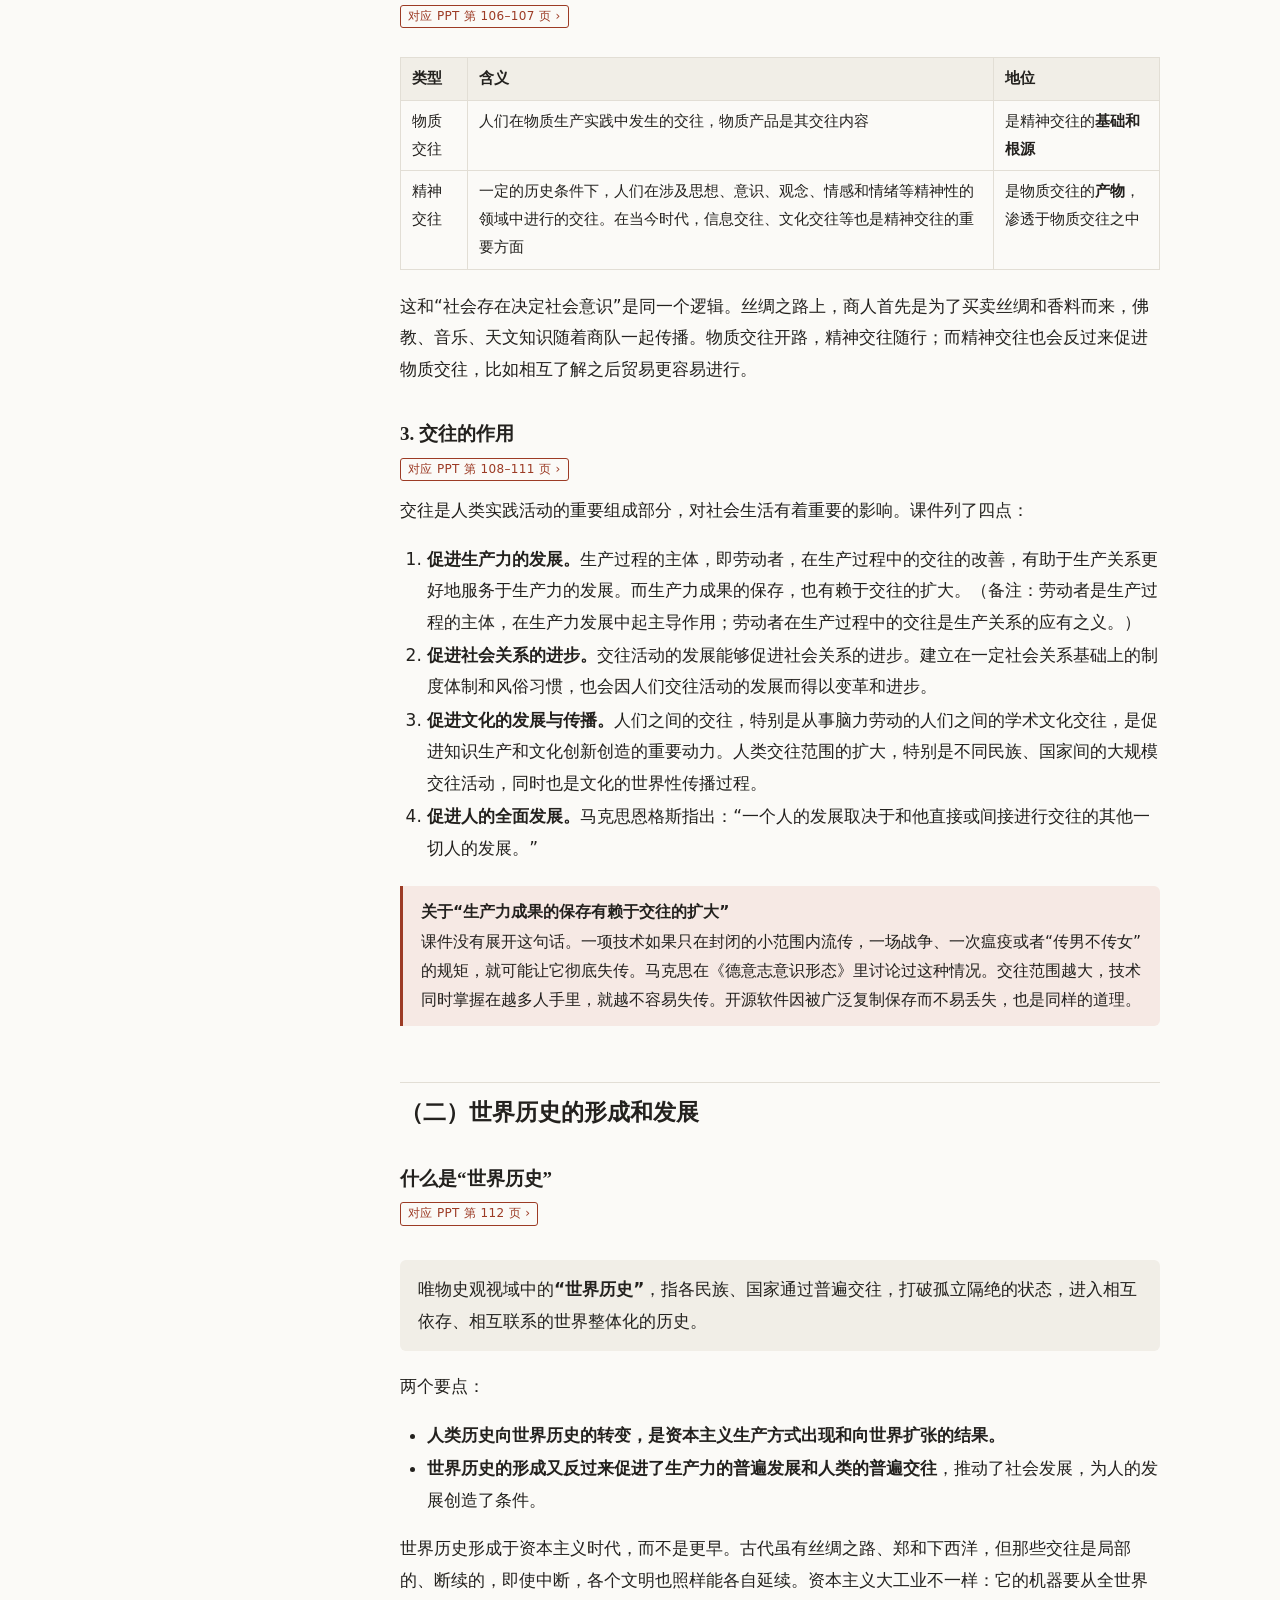
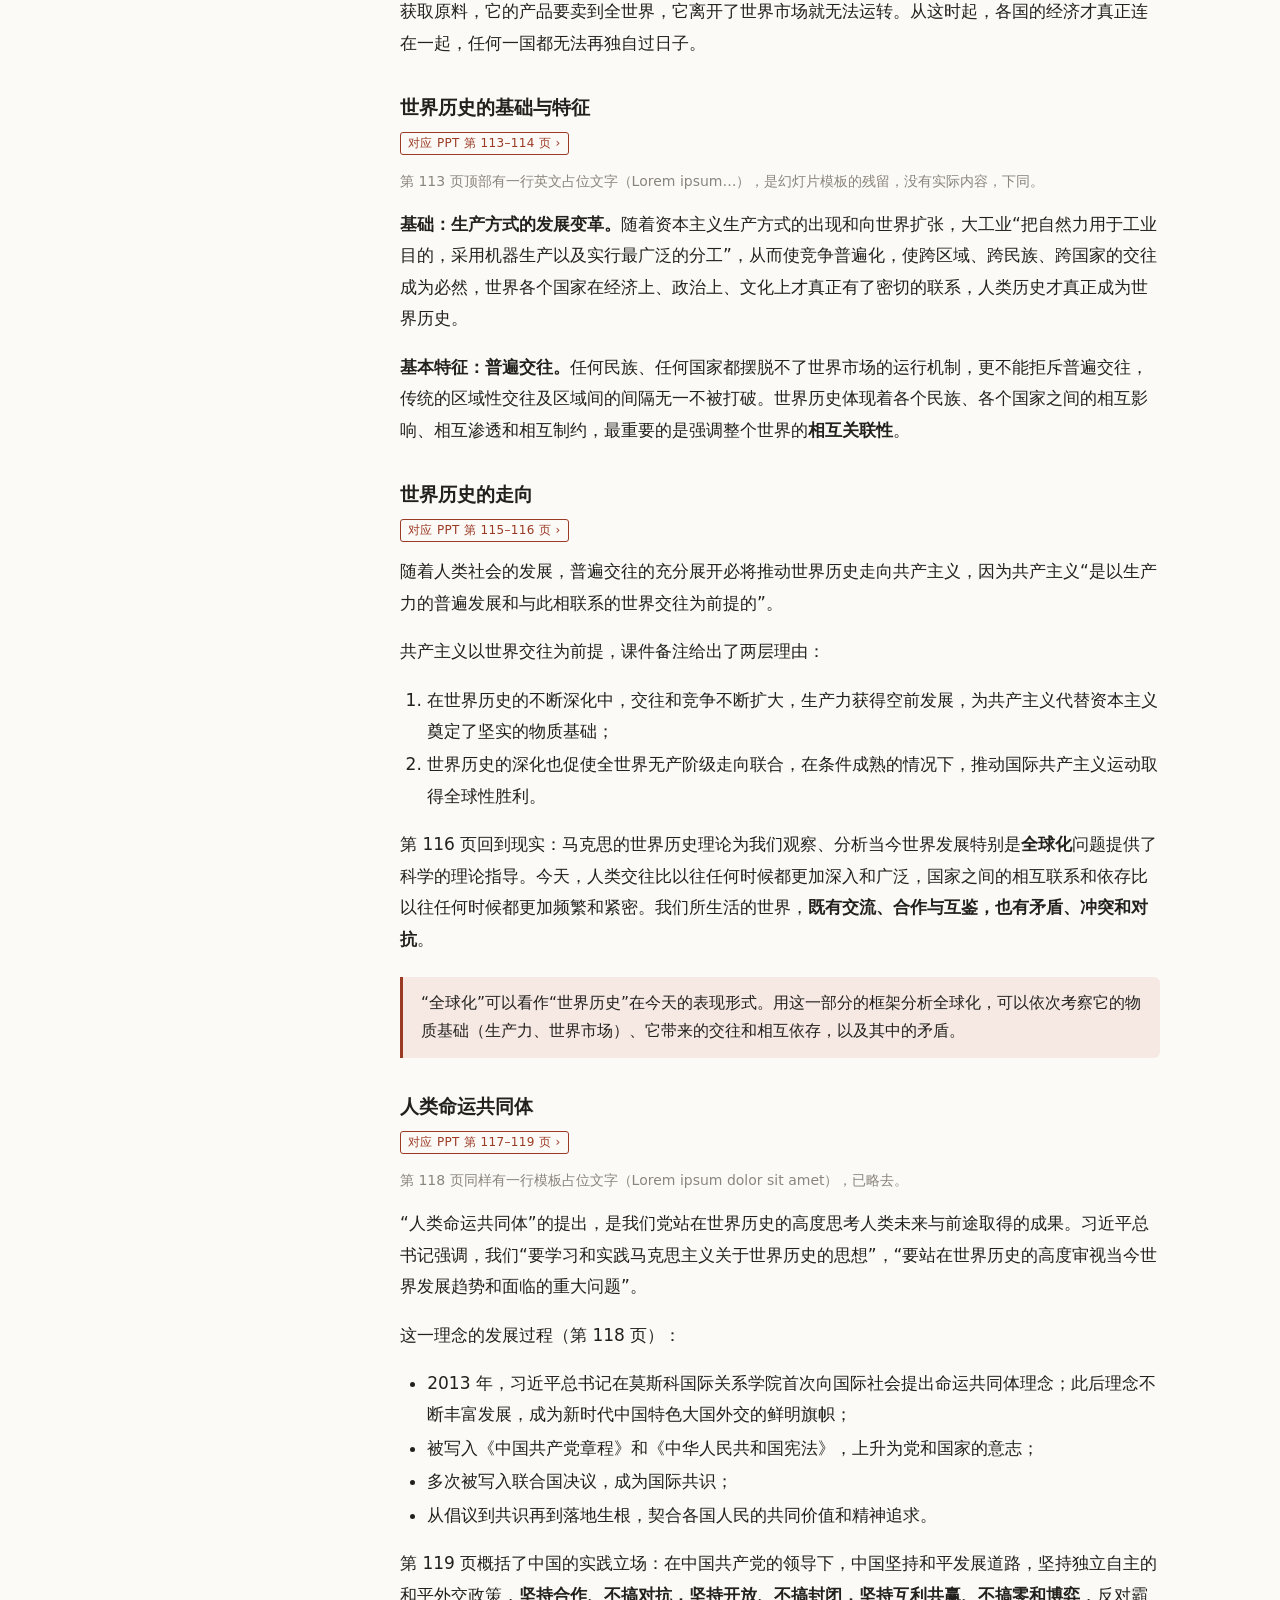
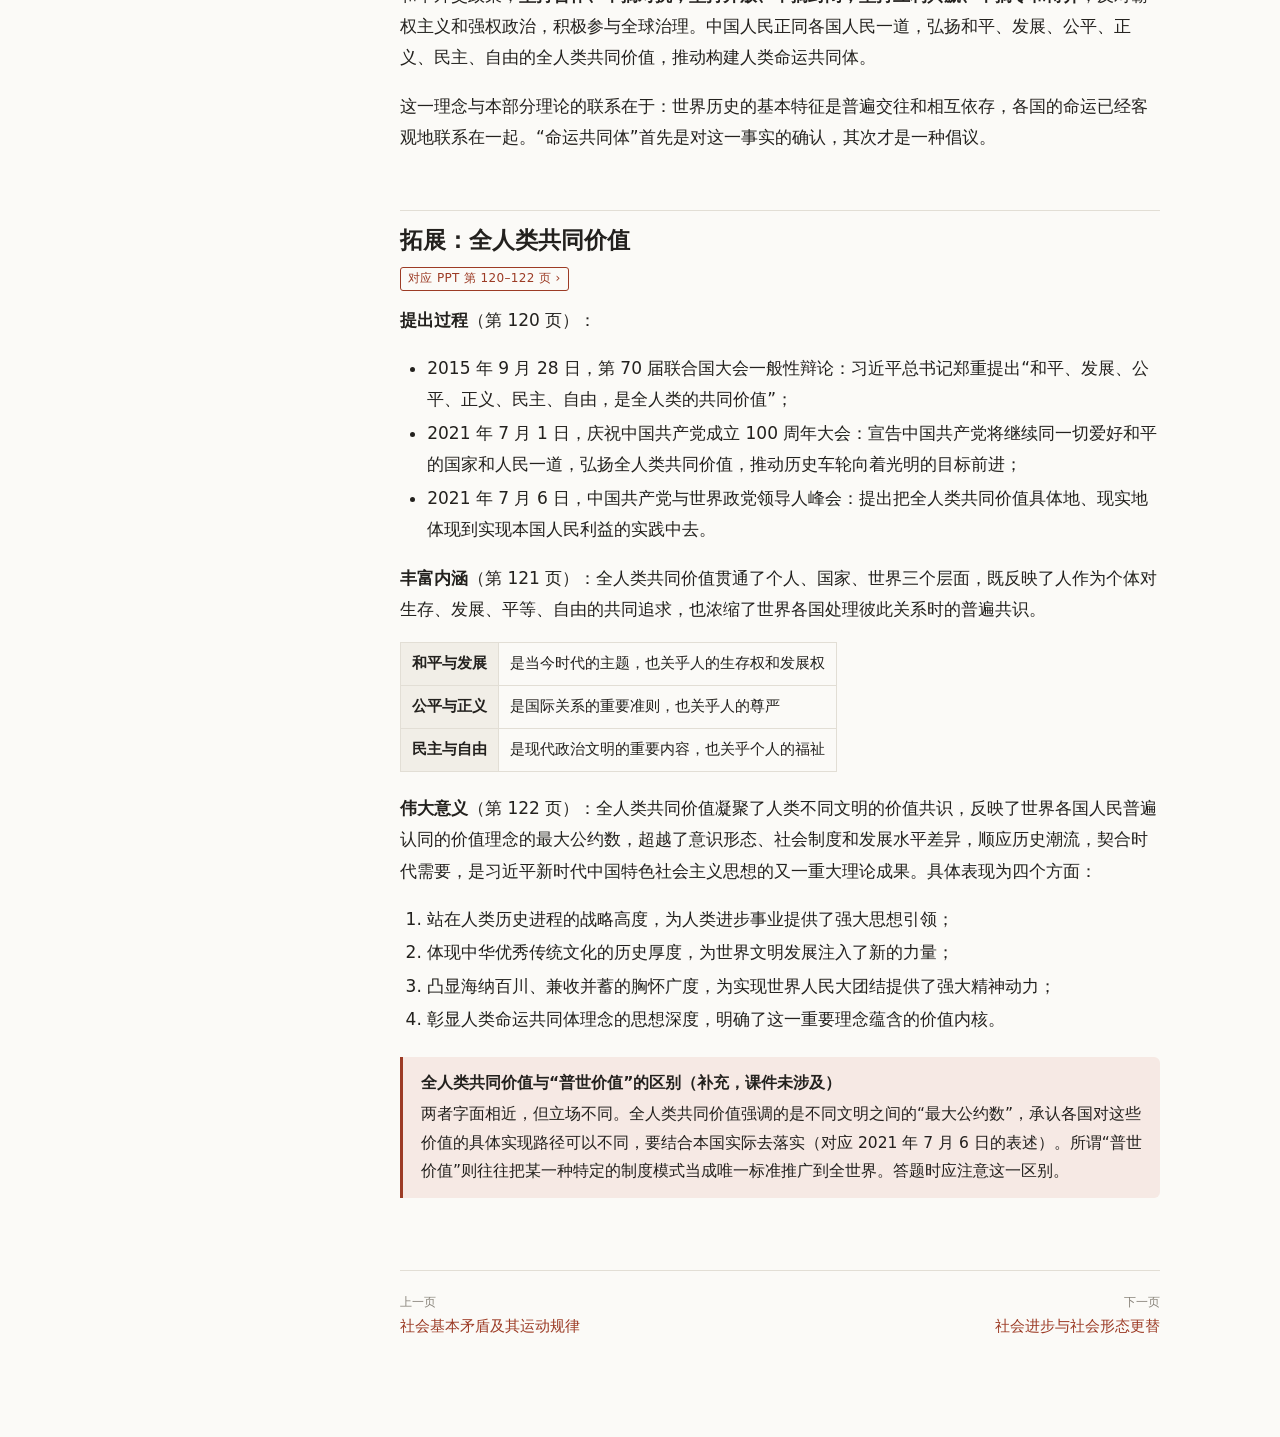
<file: 1-3.html>
<!doctype html>
<html lang="zh-CN">
<head>
<meta charset="utf-8">
<meta name="viewport" content="width=device-width, initial-scale=1">
<title>人类普遍交往与世界历史</title>
<link rel="stylesheet" href="assets/style.css">
</head>
<body>
<main><div class="page">

<h1>人类普遍交往与世界历史的形成发展</h1>
<p class="lead">第一节　人类社会的存在与发展 · 三（本章难点之一）</p>

<h2 id="intro">为什么要讲“交往”</h2>
<div class="ppt" data-ppt="102-103">对应 PPT 第 102–103 页</div>

<p>考察人类社会的发展，不能只看<strong>一个社会内部</strong>的结构，还要看不同民族、国家之间的交往。前两部分讲的是社会内部的结构：生产力、生产关系、上层建筑。任何社会都不是孤立存在的。不同的群体、民族、国家之间互相贸易、交流、战争、学习，这些联系本身也会改变社会。这一部分把视野从“一个社会”扩展到“整个人类”。</p>

<p>课件第 102 页给出的主线：马克思、恩格斯高度重视交往在社会生活和历史发展中的作用，揭示了<strong>随着生产力的发展和交往范围的扩大，民族历史向世界历史转变的客观趋势</strong>。</p>

<blockquote>
<p>各个相互影响的活动范围在这个发展进程中越是扩大，各民族的原始封闭状态由于日益完善的生产方式、交往以及因交往而自然形成的不同民族之间的分工消灭得越是彻底，历史也就越是成为世界历史。</p>
<footer>马克思：《德意志意识形态》（1845—1846）</footer>
</blockquote>

<p>这段话的逻辑链是：<strong>生产方式完善 → 交往扩大 → 民族间分工 → 封闭状态被打破 → 历史成为世界历史</strong>。本部分两个小标题就是沿着这条链展开的：（一）交往及其作用；（二）世界历史的形成和发展。</p>

<div class="note">
<p>这一部分之所以被列为“难点”，主要是因为“世界历史”这个词容易误解。它不是指“世界各国历史的汇编”（比如中学的世界史课本），而是指一个<strong>特定的历史阶段</strong>：各民族从相互隔绝走向相互依存，人类历史第一次成为一个整体的历史。下文详述。</p>
</div>

<h2 id="intercourse">（一）交往及其作用</h2>

<h3>1. 什么是交往</h3>
<div class="ppt" data-ppt="104-105">对应 PPT 第 104–105 页</div>

<div class="def">
<p><strong>交往</strong>是唯物史观的重要范畴，指在一定历史条件下的现实的个人、群体、阶级、民族、国家之间在物质和精神上相互往来、相互作用、彼此联系的活动。</p>
</div>

<p>关于交往与生产力的关系，课件指出：在人类社会发展过程中，交往是与生产力的发展相伴随的；<strong>社会生产力的发展水平，直接制约着交往的水平</strong>。第 105 页用两组词作对比：</p>

<table>
<tr><th>交往状态</th><th>对应的生产力水平</th></tr>
<tr><td>孤立、封闭、隔绝</td><td>总是与落后的社会生产力水平相联系</td></tr>
<tr><td>交流、交往、开放</td><td>往往与先进的社会生产力水平相联系</td></tr>
</table>

<p>没有船只、马车、铁路、电报，就不可能有大范围的交往；没有剩余产品，也就没有可供交换的东西。交往的范围取决于运输、通信和生产能力。</p>

<h3>2. 交往的类型</h3>
<div class="ppt" data-ppt="106-107">对应 PPT 第 106–107 页</div>

<table>
<tr><th>类型</th><th>含义</th><th>地位</th></tr>
<tr><td>物质交往</td><td>人们在物质生产实践中发生的交往，物质产品是其交往内容</td><td>是精神交往的<strong>基础和根源</strong></td></tr>
<tr><td>精神交往</td><td>一定的历史条件下，人们在涉及思想、意识、观念、情感和情绪等精神性的领域中进行的交往。在当今时代，信息交往、文化交往等也是精神交往的重要方面</td><td>是物质交往的<strong>产物</strong>，渗透于物质交往之中</td></tr>
</table>

<p>这和“社会存在决定社会意识”是同一个逻辑。丝绸之路上，商人首先是为了买卖丝绸和香料而来，佛教、音乐、天文知识随着商队一起传播。物质交往开路，精神交往随行；而精神交往也会反过来促进物质交往，比如相互了解之后贸易更容易进行。</p>

<h3>3. 交往的作用</h3>
<div class="ppt" data-ppt="108-111">对应 PPT 第 108–111 页</div>

<p>交往是人类实践活动的重要组成部分，对社会生活有着重要的影响。课件列了四点：</p>

<ol>
<li><strong>促进生产力的发展。</strong>生产过程的主体，即劳动者，在生产过程中的交往的改善，有助于生产关系更好地服务于生产力的发展。而生产力成果的保存，也有赖于交往的扩大。（备注：劳动者是生产过程的主体，在生产力发展中起主导作用；劳动者在生产过程中的交往是生产关系的应有之义。）</li>
<li><strong>促进社会关系的进步。</strong>交往活动的发展能够促进社会关系的进步。建立在一定社会关系基础上的制度体制和风俗习惯，也会因人们交往活动的发展而得以变革和进步。</li>
<li><strong>促进文化的发展与传播。</strong>人们之间的交往，特别是从事脑力劳动的人们之间的学术文化交往，是促进知识生产和文化创新创造的重要动力。人类交往范围的扩大，特别是不同民族、国家间的大规模交往活动，同时也是文化的世界性传播过程。</li>
<li><strong>促进人的全面发展。</strong>马克思恩格斯指出：“一个人的发展取决于和他直接或间接进行交往的其他一切人的发展。”</li>
</ol>

<div class="note">
<span class="t">关于“生产力成果的保存有赖于交往的扩大”</span>
<p>课件没有展开这句话。一项技术如果只在封闭的小范围内流传，一场战争、一次瘟疫或者“传男不传女”的规矩，就可能让它彻底失传。马克思在《德意志意识形态》里讨论过这种情况。交往范围越大，技术同时掌握在越多人手里，就越不容易失传。开源软件因被广泛复制保存而不易丢失，也是同样的道理。</p>
</div>

<h2 id="world-history">（二）世界历史的形成和发展</h2>

<h3>什么是“世界历史”</h3>
<div class="ppt" data-ppt="112">对应 PPT 第 112 页</div>

<div class="def">
<p>唯物史观视域中的<strong>“世界历史”</strong>，指各民族、国家通过普遍交往，打破孤立隔绝的状态，进入相互依存、相互联系的世界整体化的历史。</p>
</div>

<p>两个要点：</p>
<ul>
<li><strong>人类历史向世界历史的转变，是资本主义生产方式出现和向世界扩张的结果。</strong></li>
<li><strong>世界历史的形成又反过来促进了生产力的普遍发展和人类的普遍交往</strong>，推动了社会发展，为人的发展创造了条件。</li>
</ul>

<p>世界历史形成于资本主义时代，而不是更早。古代虽有丝绸之路、郑和下西洋，但那些交往是局部的、断续的，即使中断，各个文明也照样能各自延续。资本主义大工业不一样：它的机器要从全世界获取原料，它的产品要卖到全世界，它离开了世界市场就无法运转。从这时起，各国的经济才真正连在一起，任何一国都无法再独自过日子。</p>

<h3>世界历史的基础与特征</h3>
<div class="ppt" data-ppt="113-114">对应 PPT 第 113–114 页</div>
<p class="minor">第 113 页顶部有一行英文占位文字（Lorem ipsum…），是幻灯片模板的残留，没有实际内容，下同。</p>

<p><strong>基础：生产方式的发展变革。</strong>随着资本主义生产方式的出现和向世界扩张，大工业“把自然力用于工业目的，采用机器生产以及实行最广泛的分工”，从而使竞争普遍化，使跨区域、跨民族、跨国家的交往成为必然，世界各个国家在经济上、政治上、文化上才真正有了密切的联系，人类历史才真正成为世界历史。</p>

<p><strong>基本特征：普遍交往。</strong>任何民族、任何国家都摆脱不了世界市场的运行机制，更不能拒斥普遍交往，传统的区域性交往及区域间的间隔无一不被打破。世界历史体现着各个民族、各个国家之间的相互影响、相互渗透和相互制约，最重要的是强调整个世界的<strong>相互关联性</strong>。</p>

<h3>世界历史的走向</h3>
<div class="ppt" data-ppt="115-116">对应 PPT 第 115–116 页</div>

<p>随着人类社会的发展，普遍交往的充分展开必将推动世界历史走向共产主义，因为共产主义“是以生产力的普遍发展和与此相联系的世界交往为前提的”。</p>

<p>共产主义以世界交往为前提，课件备注给出了两层理由：</p>
<ol>
<li>在世界历史的不断深化中，交往和竞争不断扩大，生产力获得空前发展，为共产主义代替资本主义奠定了坚实的物质基础；</li>
<li>世界历史的深化也促使全世界无产阶级走向联合，在条件成熟的情况下，推动国际共产主义运动取得全球性胜利。</li>
</ol>

<p>第 116 页回到现实：马克思的世界历史理论为我们观察、分析当今世界发展特别是<strong>全球化</strong>问题提供了科学的理论指导。今天，人类交往比以往任何时候都更加深入和广泛，国家之间的相互联系和依存比以往任何时候都更加频繁和紧密。我们所生活的世界，<strong>既有交流、合作与互鉴，也有矛盾、冲突和对抗</strong>。</p>

<div class="note">
<p>“全球化”可以看作“世界历史”在今天的表现形式。用这一部分的框架分析全球化，可以依次考察它的物质基础（生产力、世界市场）、它带来的交往和相互依存，以及其中的矛盾。</p>
</div>

<h3>人类命运共同体</h3>
<div class="ppt" data-ppt="117-119">对应 PPT 第 117–119 页</div>
<p class="minor">第 118 页同样有一行模板占位文字（Lorem ipsum dolor sit amet），已略去。</p>

<p>“人类命运共同体”的提出，是我们党站在世界历史的高度思考人类未来与前途取得的成果。习近平总书记强调，我们“要学习和实践马克思主义关于世界历史的思想”，“要站在世界历史的高度审视当今世界发展趋势和面临的重大问题”。</p>

<p>这一理念的发展过程（第 118 页）：</p>
<ul>
<li>2013 年，习近平总书记在莫斯科国际关系学院首次向国际社会提出命运共同体理念；此后理念不断丰富发展，成为新时代中国特色大国外交的鲜明旗帜；</li>
<li>被写入《中国共产党章程》和《中华人民共和国宪法》，上升为党和国家的意志；</li>
<li>多次被写入联合国决议，成为国际共识；</li>
<li>从倡议到共识再到落地生根，契合各国人民的共同价值和精神追求。</li>
</ul>

<p>第 119 页概括了中国的实践立场：在中国共产党的领导下，中国坚持和平发展道路，坚持独立自主的和平外交政策，<strong>坚持合作、不搞对抗，坚持开放、不搞封闭，坚持互利共赢、不搞零和博弈</strong>，反对霸权主义和强权政治，积极参与全球治理。中国人民正同各国人民一道，弘扬和平、发展、公平、正义、民主、自由的全人类共同价值，推动构建人类命运共同体。</p>

<p>这一理念与本部分理论的联系在于：世界历史的基本特征是普遍交往和相互依存，各国的命运已经客观地联系在一起。“命运共同体”首先是对这一事实的确认，其次才是一种倡议。</p>

<h2 id="values">拓展：全人类共同价值</h2>
<div class="ppt" data-ppt="120-122">对应 PPT 第 120–122 页</div>

<p><strong>提出过程</strong>（第 120 页）：</p>
<ul>
<li>2015 年 9 月 28 日，第 70 届联合国大会一般性辩论：习近平总书记郑重提出“和平、发展、公平、正义、民主、自由，是全人类的共同价值”；</li>
<li>2021 年 7 月 1 日，庆祝中国共产党成立 100 周年大会：宣告中国共产党将继续同一切爱好和平的国家和人民一道，弘扬全人类共同价值，推动历史车轮向着光明的目标前进；</li>
<li>2021 年 7 月 6 日，中国共产党与世界政党领导人峰会：提出把全人类共同价值具体地、现实地体现到实现本国人民利益的实践中去。</li>
</ul>

<p><strong>丰富内涵</strong>（第 121 页）：全人类共同价值贯通了个人、国家、世界三个层面，既反映了人作为个体对生存、发展、平等、自由的共同追求，也浓缩了世界各国处理彼此关系时的普遍共识。</p>
<table>
<tr><th>和平与发展</th><td>是当今时代的主题，也关乎人的生存权和发展权</td></tr>
<tr><th>公平与正义</th><td>是国际关系的重要准则，也关乎人的尊严</td></tr>
<tr><th>民主与自由</th><td>是现代政治文明的重要内容，也关乎个人的福祉</td></tr>
</table>

<p><strong>伟大意义</strong>（第 122 页）：全人类共同价值凝聚了人类不同文明的价值共识，反映了世界各国人民普遍认同的价值理念的最大公约数，超越了意识形态、社会制度和发展水平差异，顺应历史潮流，契合时代需要，是习近平新时代中国特色社会主义思想的又一重大理论成果。具体表现为四个方面：</p>
<ol>
<li>站在人类历史进程的战略高度，为人类进步事业提供了强大思想引领；</li>
<li>体现中华优秀传统文化的历史厚度，为世界文明发展注入了新的力量；</li>
<li>凸显海纳百川、兼收并蓄的胸怀广度，为实现世界人民大团结提供了强大精神动力；</li>
<li>彰显人类命运共同体理念的思想深度，明确了这一重要理念蕴含的价值内核。</li>
</ol>

<div class="note">
<span class="t">全人类共同价值与“普世价值”的区别（补充，课件未涉及）</span>
<p>两者字面相近，但立场不同。全人类共同价值强调的是不同文明之间的“最大公约数”，承认各国对这些价值的具体实现路径可以不同，要结合本国实际去落实（对应 2021 年 7 月 6 日的表述）。所谓“普世价值”则往往把某一种特定的制度模式当成唯一标准推广到全世界。答题时应注意这一区别。</p>
</div>

</div></main>
<script src="assets/site.js"></script>
</body>
</html>
</file>
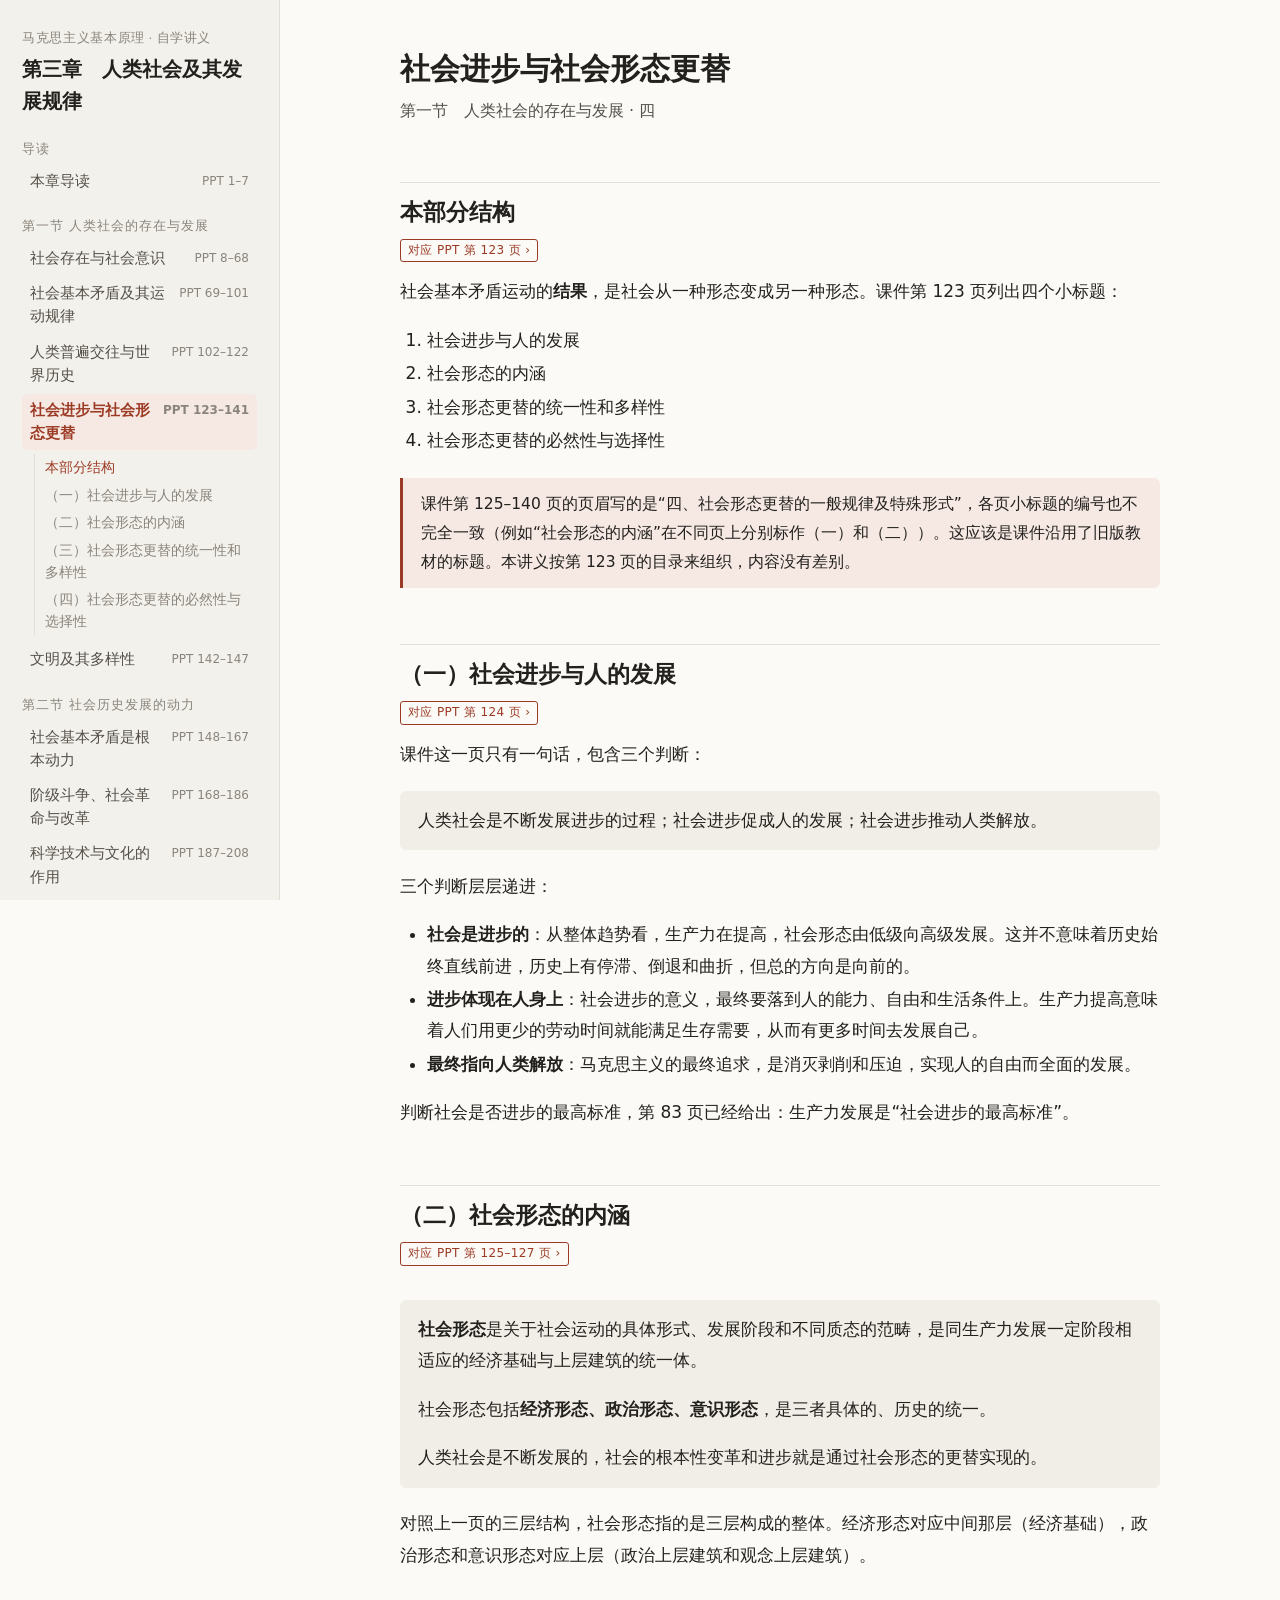
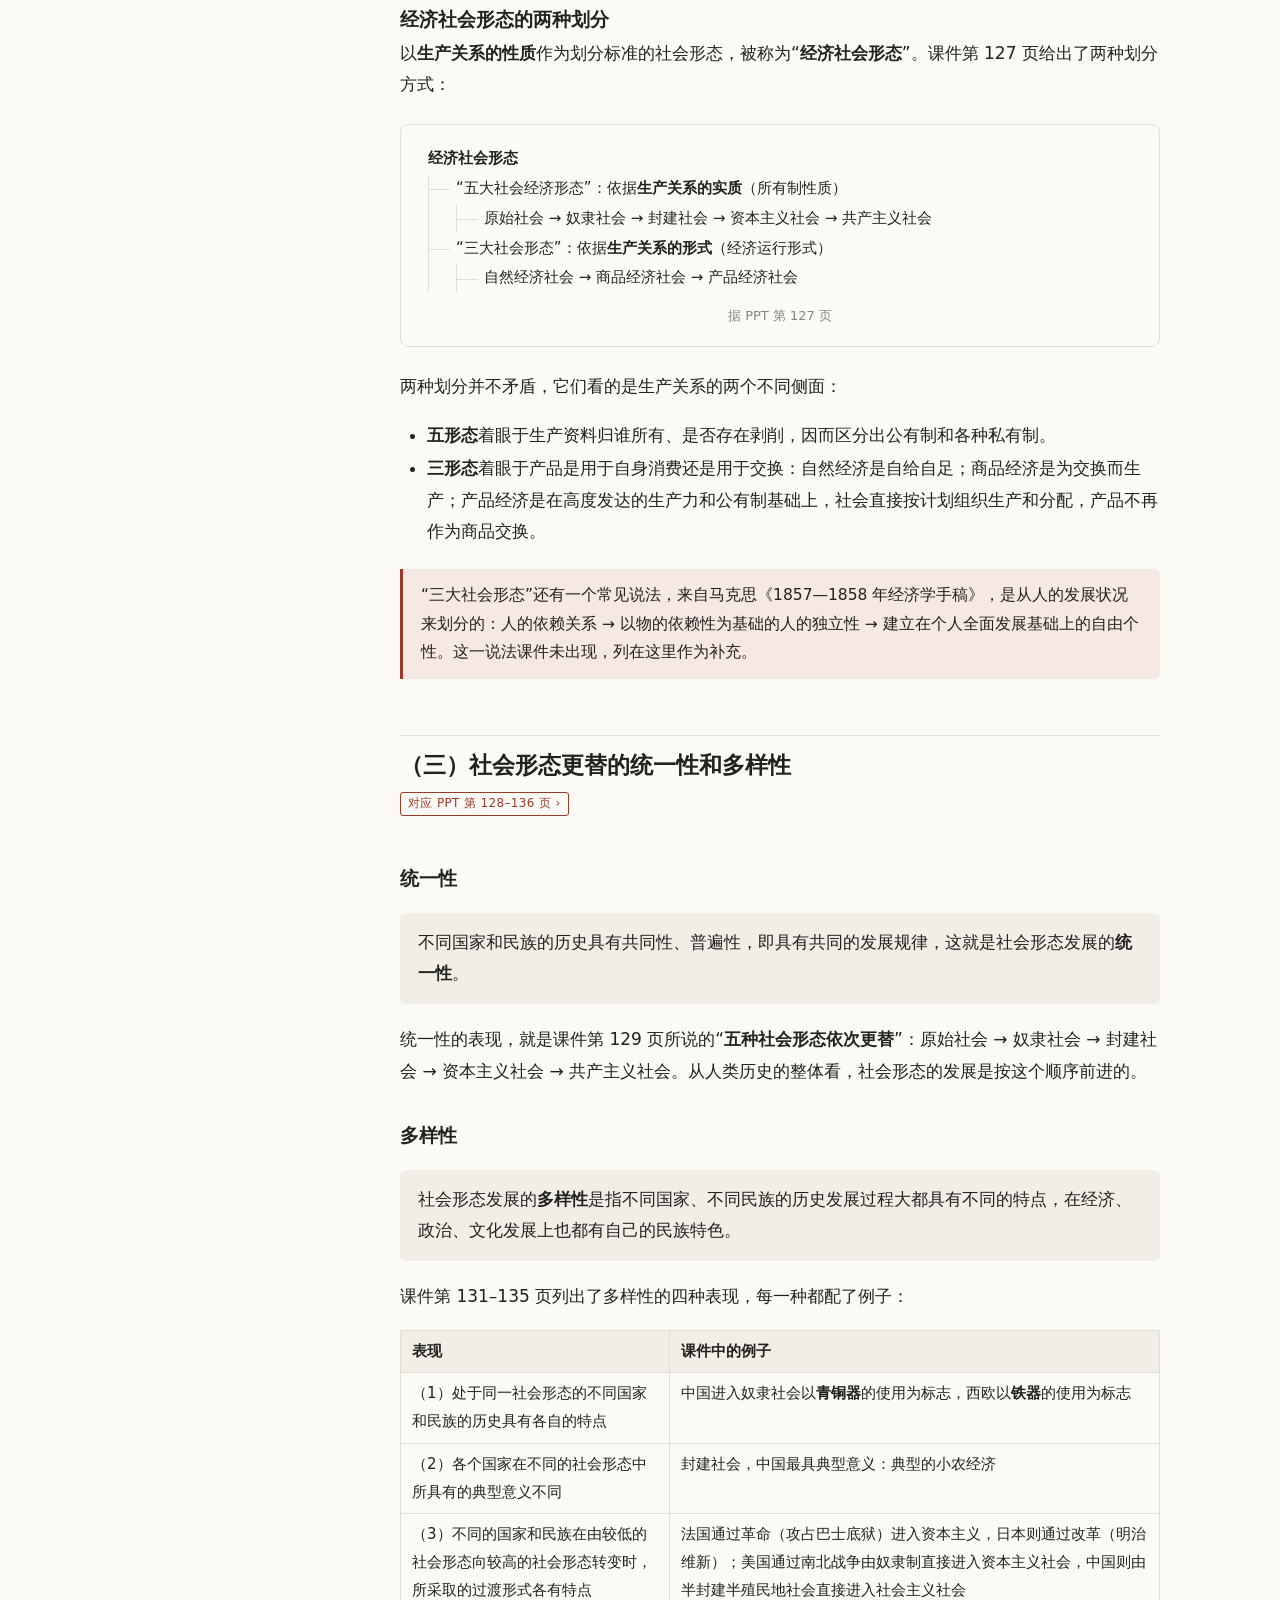
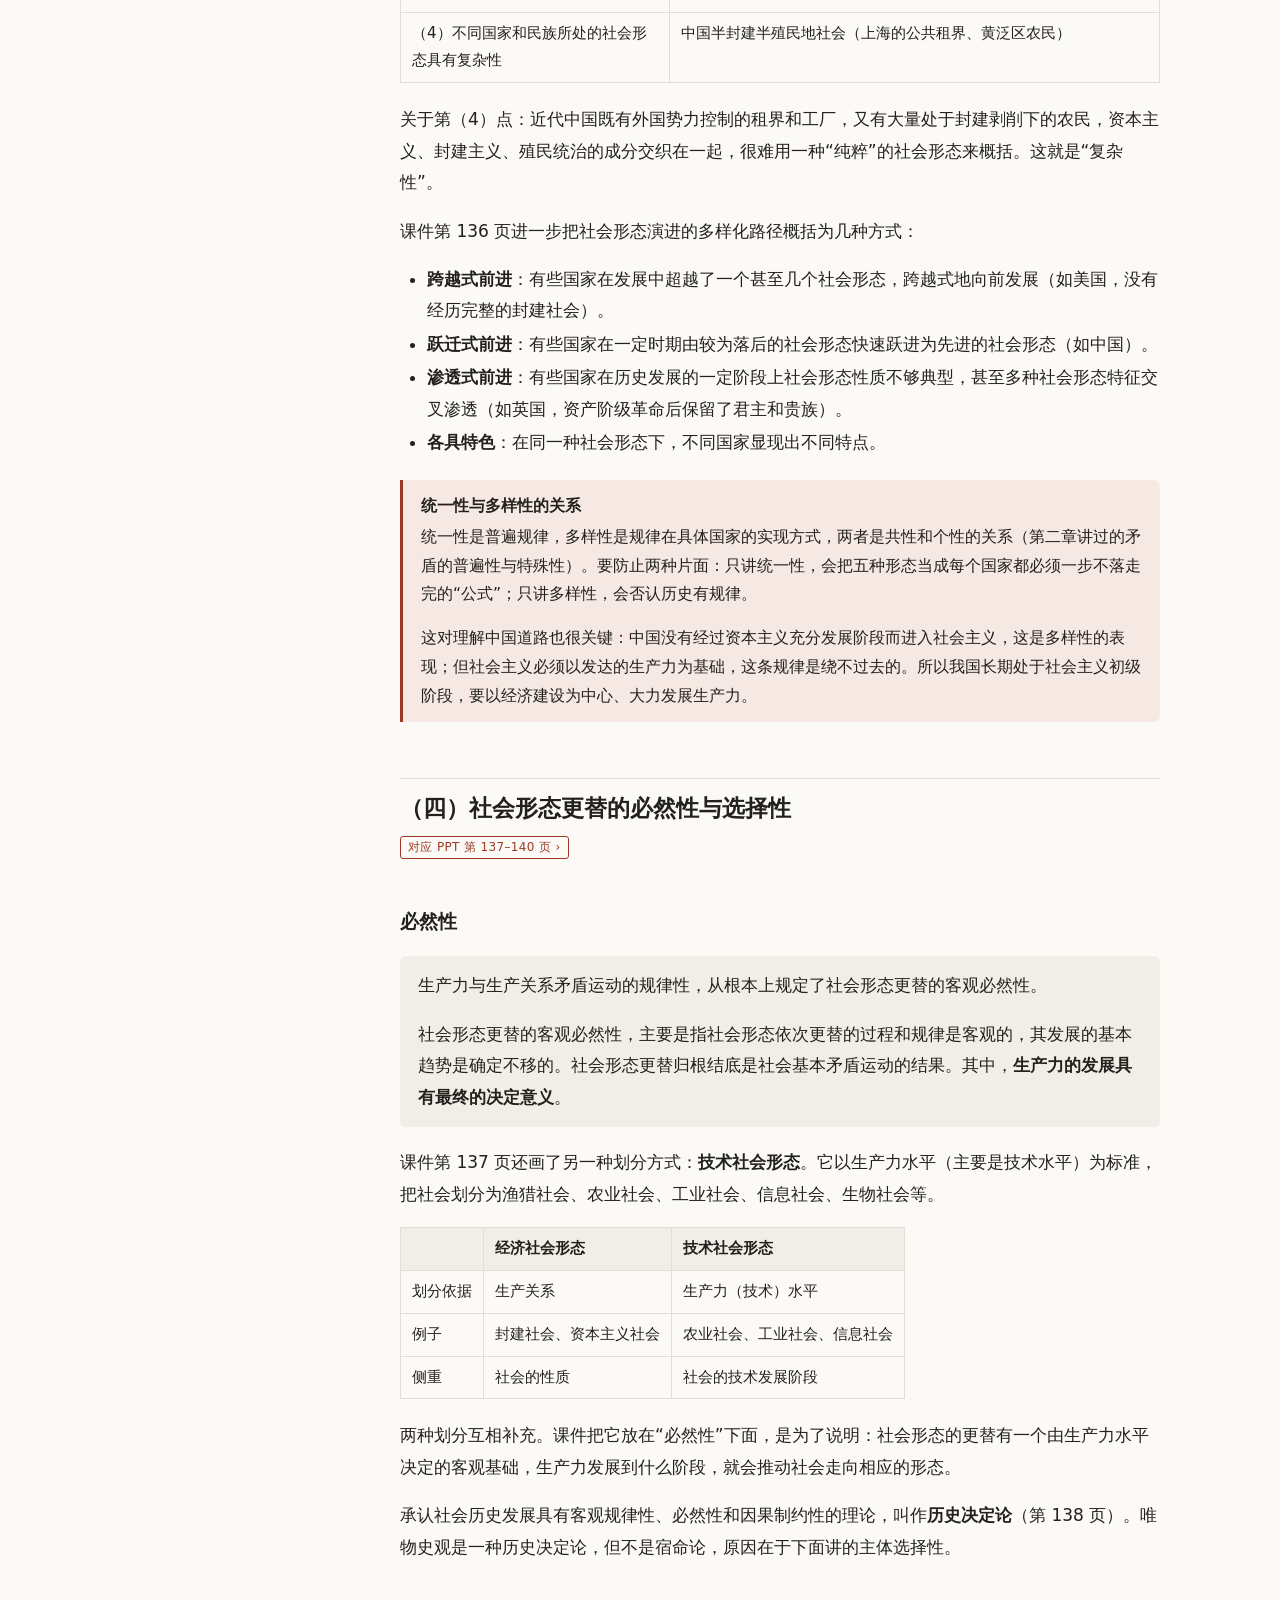
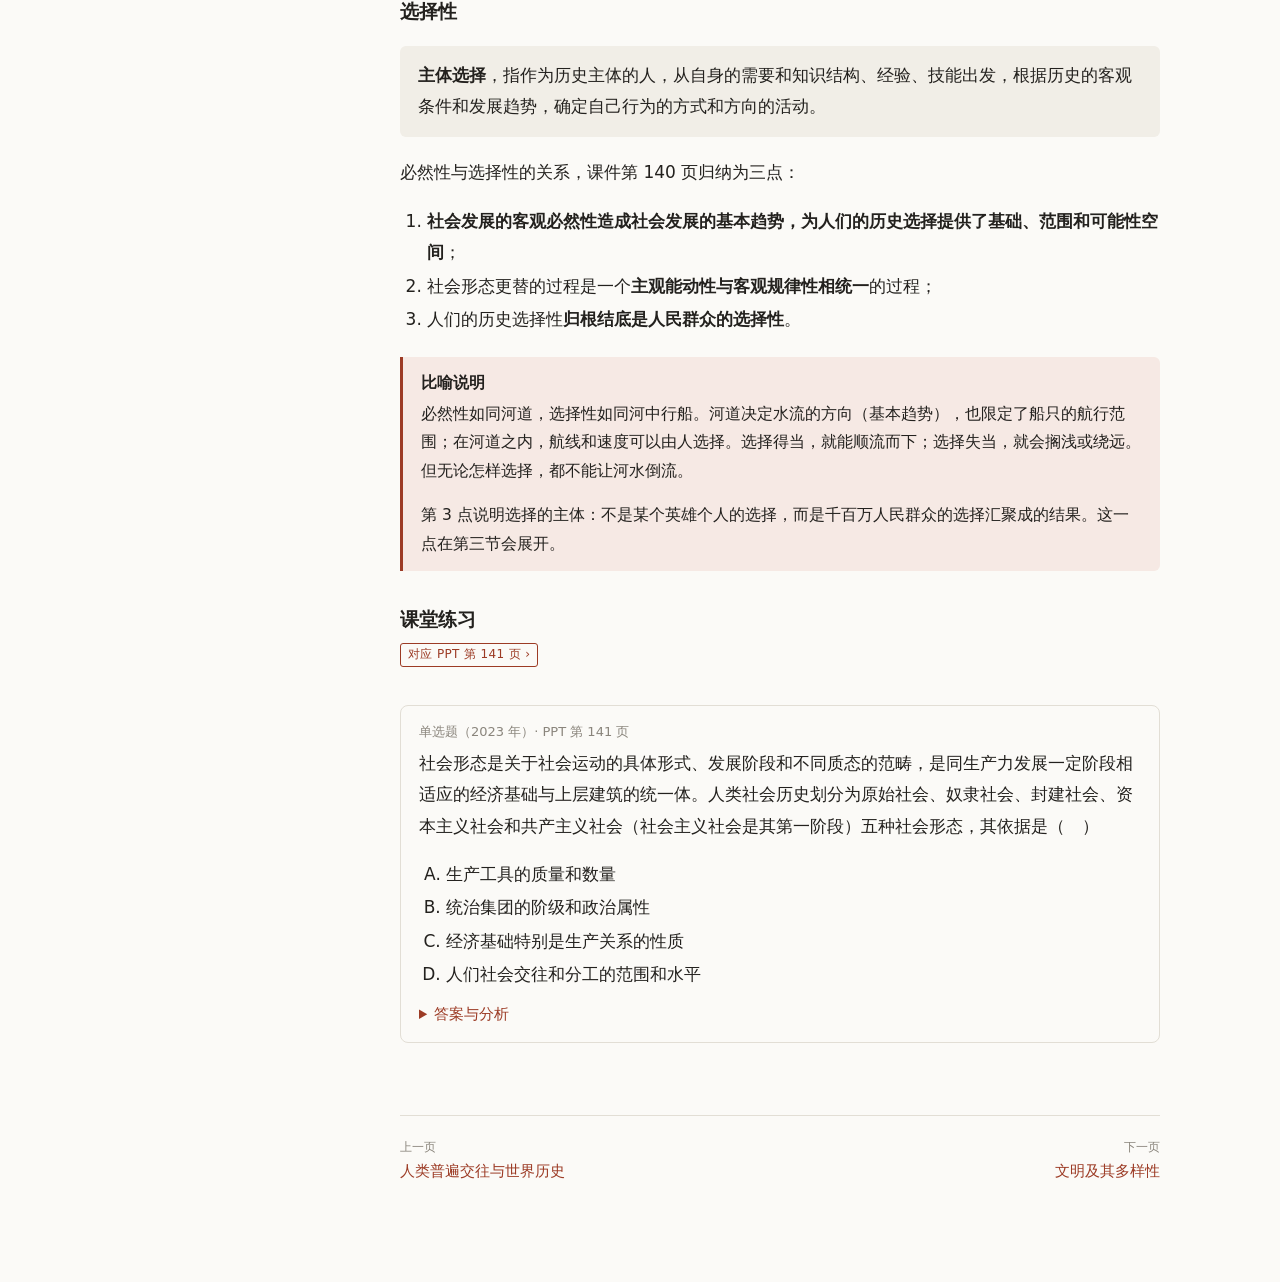
<file: 1-4.html>
<!doctype html>
<html lang="zh-CN">
<head>
<meta charset="utf-8">
<meta name="viewport" content="width=device-width, initial-scale=1">
<title>社会进步与社会形态更替</title>
<link rel="stylesheet" href="assets/style.css">
</head>
<body>
<main><div class="page">

<h1>社会进步与社会形态更替</h1>
<p class="lead">第一节　人类社会的存在与发展 · 四</p>

<h2 id="outline">本部分结构</h2>
<div class="ppt" data-ppt="123">对应 PPT 第 123 页</div>

<p>社会基本矛盾运动的<strong>结果</strong>，是社会从一种形态变成另一种形态。课件第 123 页列出四个小标题：</p>
<ol>
<li>社会进步与人的发展</li>
<li>社会形态的内涵</li>
<li>社会形态更替的统一性和多样性</li>
<li>社会形态更替的必然性与选择性</li>
</ol>

<div class="note">
<p>课件第 125–140 页的页眉写的是“四、社会形态更替的一般规律及特殊形式”，各页小标题的编号也不完全一致（例如“社会形态的内涵”在不同页上分别标作（一）和（二））。这应该是课件沿用了旧版教材的标题。本讲义按第 123 页的目录来组织，内容没有差别。</p>
</div>

<h2 id="progress">（一）社会进步与人的发展</h2>
<div class="ppt" data-ppt="124">对应 PPT 第 124 页</div>

<p>课件这一页只有一句话，包含三个判断：</p>
<div class="def"><p>人类社会是不断发展进步的过程；社会进步促成人的发展；社会进步推动人类解放。</p></div>

<p>三个判断层层递进：</p>
<ul>
<li><strong>社会是进步的</strong>：从整体趋势看，生产力在提高，社会形态由低级向高级发展。这并不意味着历史始终直线前进，历史上有停滞、倒退和曲折，但总的方向是向前的。</li>
<li><strong>进步体现在人身上</strong>：社会进步的意义，最终要落到人的能力、自由和生活条件上。生产力提高意味着人们用更少的劳动时间就能满足生存需要，从而有更多时间去发展自己。</li>
<li><strong>最终指向人类解放</strong>：马克思主义的最终追求，是消灭剥削和压迫，实现人的自由而全面的发展。</li>
</ul>

<p>判断社会是否进步的最高标准，第 83 页已经给出：生产力发展是“社会进步的最高标准”。</p>

<h2 id="formation">（二）社会形态的内涵</h2>
<div class="ppt" data-ppt="125-127">对应 PPT 第 125–127 页</div>

<div class="def">
<p><strong>社会形态</strong>是关于社会运动的具体形式、发展阶段和不同质态的范畴，是同生产力发展一定阶段相适应的经济基础与上层建筑的统一体。</p>
<p>社会形态包括<strong>经济形态、政治形态、意识形态</strong>，是三者具体的、历史的统一。</p>
<p>人类社会是不断发展的，社会的根本性变革和进步就是通过社会形态的更替实现的。</p>
</div>

<p>对照上一页的三层结构，社会形态指的是三层构成的整体。经济形态对应中间那层（经济基础），政治形态和意识形态对应上层（政治上层建筑和观念上层建筑）。</p>

<h3>经济社会形态的两种划分</h3>
<p>以<strong>生产关系的性质</strong>作为划分标准的社会形态，被称为“<strong>经济社会形态</strong>”。课件第 127 页给出了两种划分方式：</p>

<div class="fig tree">
<ul><li><strong>经济社会形态</strong>
  <ul>
    <li>“五大社会经济形态”：依据<strong>生产关系的实质</strong>（所有制性质）
      <ul><li>原始社会 → 奴隶社会 → 封建社会 → 资本主义社会 → 共产主义社会</li></ul>
    </li>
    <li>“三大社会形态”：依据<strong>生产关系的形式</strong>（经济运行形式）
      <ul><li>自然经济社会 → 商品经济社会 → 产品经济社会</li></ul>
    </li>
  </ul>
</li></ul>
<div class="cap">据 PPT 第 127 页</div>
</div>

<p>两种划分并不矛盾，它们看的是生产关系的两个不同侧面：</p>
<ul>
<li><strong>五形态</strong>着眼于生产资料归谁所有、是否存在剥削，因而区分出公有制和各种私有制。</li>
<li><strong>三形态</strong>着眼于产品是用于自身消费还是用于交换：自然经济是自给自足；商品经济是为交换而生产；产品经济是在高度发达的生产力和公有制基础上，社会直接按计划组织生产和分配，产品不再作为商品交换。</li>
</ul>

<div class="note">
<p>“三大社会形态”还有一个常见说法，来自马克思《1857—1858 年经济学手稿》，是从人的发展状况来划分的：人的依赖关系 → 以物的依赖性为基础的人的独立性 → 建立在个人全面发展基础上的自由个性。这一说法课件未出现，列在这里作为补充。</p>
</div>

<h2 id="unity">（三）社会形态更替的统一性和多样性</h2>
<div class="ppt" data-ppt="128-136">对应 PPT 第 128–136 页</div>

<h3>统一性</h3>
<div class="def"><p>不同国家和民族的历史具有共同性、普遍性，即具有共同的发展规律，这就是社会形态发展的<strong>统一性</strong>。</p></div>
<p>统一性的表现，就是课件第 129 页所说的“<strong>五种社会形态依次更替</strong>”：原始社会 → 奴隶社会 → 封建社会 → 资本主义社会 → 共产主义社会。从人类历史的整体看，社会形态的发展是按这个顺序前进的。</p>

<h3>多样性</h3>
<div class="def"><p>社会形态发展的<strong>多样性</strong>是指不同国家、不同民族的历史发展过程大都具有不同的特点，在经济、政治、文化发展上也都有自己的民族特色。</p></div>

<p>课件第 131–135 页列出了多样性的四种表现，每一种都配了例子：</p>

<table>
<tr><th>表现</th><th>课件中的例子</th></tr>
<tr><td>（1）处于同一社会形态的不同国家和民族的历史具有各自的特点</td><td>中国进入奴隶社会以<strong>青铜器</strong>的使用为标志，西欧以<strong>铁器</strong>的使用为标志</td></tr>
<tr><td>（2）各个国家在不同的社会形态中所具有的典型意义不同</td><td>封建社会，中国最具典型意义：典型的小农经济</td></tr>
<tr><td>（3）不同的国家和民族在由较低的社会形态向较高的社会形态转变时，所采取的过渡形式各有特点</td><td>法国通过革命（攻占巴士底狱）进入资本主义，日本则通过改革（明治维新）；美国通过南北战争由奴隶制直接进入资本主义社会，中国则由半封建半殖民地社会直接进入社会主义社会</td></tr>
<tr><td>（4）不同国家和民族所处的社会形态具有复杂性</td><td>中国半封建半殖民地社会（上海的公共租界、黄泛区农民）</td></tr>
</table>

<p>关于第（4）点：近代中国既有外国势力控制的租界和工厂，又有大量处于封建剥削下的农民，资本主义、封建主义、殖民统治的成分交织在一起，很难用一种“纯粹”的社会形态来概括。这就是“复杂性”。</p>

<p>课件第 136 页进一步把社会形态演进的多样化路径概括为几种方式：</p>
<ul>
<li><strong>跨越式前进</strong>：有些国家在发展中超越了一个甚至几个社会形态，跨越式地向前发展（如美国，没有经历完整的封建社会）。</li>
<li><strong>跃迁式前进</strong>：有些国家在一定时期由较为落后的社会形态快速跃进为先进的社会形态（如中国）。</li>
<li><strong>渗透式前进</strong>：有些国家在历史发展的一定阶段上社会形态性质不够典型，甚至多种社会形态特征交叉渗透（如英国，资产阶级革命后保留了君主和贵族）。</li>
<li><strong>各具特色</strong>：在同一种社会形态下，不同国家显现出不同特点。</li>
</ul>

<div class="note">
<span class="t">统一性与多样性的关系</span>
<p>统一性是普遍规律，多样性是规律在具体国家的实现方式，两者是共性和个性的关系（第二章讲过的矛盾的普遍性与特殊性）。要防止两种片面：只讲统一性，会把五种形态当成每个国家都必须一步不落走完的“公式”；只讲多样性，会否认历史有规律。</p>
<p>这对理解中国道路也很关键：中国没有经过资本主义充分发展阶段而进入社会主义，这是多样性的表现；但社会主义必须以发达的生产力为基础，这条规律是绕不过去的。所以我国长期处于社会主义初级阶段，要以经济建设为中心、大力发展生产力。</p>
</div>

<h2 id="necessity">（四）社会形态更替的必然性与选择性</h2>
<div class="ppt" data-ppt="137-140">对应 PPT 第 137–140 页</div>

<h3>必然性</h3>
<div class="def">
<p>生产力与生产关系矛盾运动的规律性，从根本上规定了社会形态更替的客观必然性。</p>
<p>社会形态更替的客观必然性，主要是指社会形态依次更替的过程和规律是客观的，其发展的基本趋势是确定不移的。社会形态更替归根结底是社会基本矛盾运动的结果。其中，<strong>生产力的发展具有最终的决定意义</strong>。</p>
</div>

<p>课件第 137 页还画了另一种划分方式：<strong>技术社会形态</strong>。它以生产力水平（主要是技术水平）为标准，把社会划分为渔猎社会、农业社会、工业社会、信息社会、生物社会等。</p>

<table>
<tr><th></th><th>经济社会形态</th><th>技术社会形态</th></tr>
<tr><td>划分依据</td><td>生产关系</td><td>生产力（技术）水平</td></tr>
<tr><td>例子</td><td>封建社会、资本主义社会</td><td>农业社会、工业社会、信息社会</td></tr>
<tr><td>侧重</td><td>社会的性质</td><td>社会的技术发展阶段</td></tr>
</table>

<p>两种划分互相补充。课件把它放在“必然性”下面，是为了说明：社会形态的更替有一个由生产力水平决定的客观基础，生产力发展到什么阶段，就会推动社会走向相应的形态。</p>

<p>承认社会历史发展具有客观规律性、必然性和因果制约性的理论，叫作<strong>历史决定论</strong>（第 138 页）。唯物史观是一种历史决定论，但不是宿命论，原因在于下面讲的主体选择性。</p>

<h3>选择性</h3>
<div class="def">
<p><strong>主体选择</strong>，指作为历史主体的人，从自身的需要和知识结构、经验、技能出发，根据历史的客观条件和发展趋势，确定自己行为的方式和方向的活动。</p>
</div>

<p>必然性与选择性的关系，课件第 140 页归纳为三点：</p>
<ol>
<li><strong>社会发展的客观必然性造成社会发展的基本趋势，为人们的历史选择提供了基础、范围和可能性空间</strong>；</li>
<li>社会形态更替的过程是一个<strong>主观能动性与客观规律性相统一</strong>的过程；</li>
<li>人们的历史选择性<strong>归根结底是人民群众的选择性</strong>。</li>
</ol>

<div class="note">
<span class="t">比喻说明</span>
<p>必然性如同河道，选择性如同河中行船。河道决定水流的方向（基本趋势），也限定了船只的航行范围；在河道之内，航线和速度可以由人选择。选择得当，就能顺流而下；选择失当，就会搁浅或绕远。但无论怎样选择，都不能让河水倒流。</p>
<p>第 3 点说明选择的主体：不是某个英雄个人的选择，而是千百万人民群众的选择汇聚成的结果。这一点在第三节会展开。</p>
</div>

<h3>课堂练习</h3>
<div class="ppt" data-ppt="141">对应 PPT 第 141 页</div>

<div class="ex">
<div class="q-head">单选题（2023 年）· PPT 第 141 页</div>
<p>社会形态是关于社会运动的具体形式、发展阶段和不同质态的范畴，是同生产力发展一定阶段相适应的经济基础与上层建筑的统一体。人类社会历史划分为原始社会、奴隶社会、封建社会、资本主义社会和共产主义社会（社会主义社会是其第一阶段）五种社会形态，其依据是（　）</p>
<ol class="opt"><li>生产工具的质量和数量</li><li>统治集团的阶级和政治属性</li><li>经济基础特别是生产关系的性质</li><li>人们社会交往和分工的范围和水平</li></ol>
<details><summary>答案与分析</summary><div>
<p><span class="ans">答案：C</span></p>
<p>五种形态属于“经济社会形态”，划分标准是生产关系的性质（所有制）。A 是技术社会形态的划分依据，这是本题最主要的干扰项。B 是政治上层建筑方面的特征，是派生的。D 与交往有关，也不是划分社会形态的依据。</p>
</div></details>
</div>

</div></main>
<script src="assets/site.js"></script>
</body>
</html>
</file>
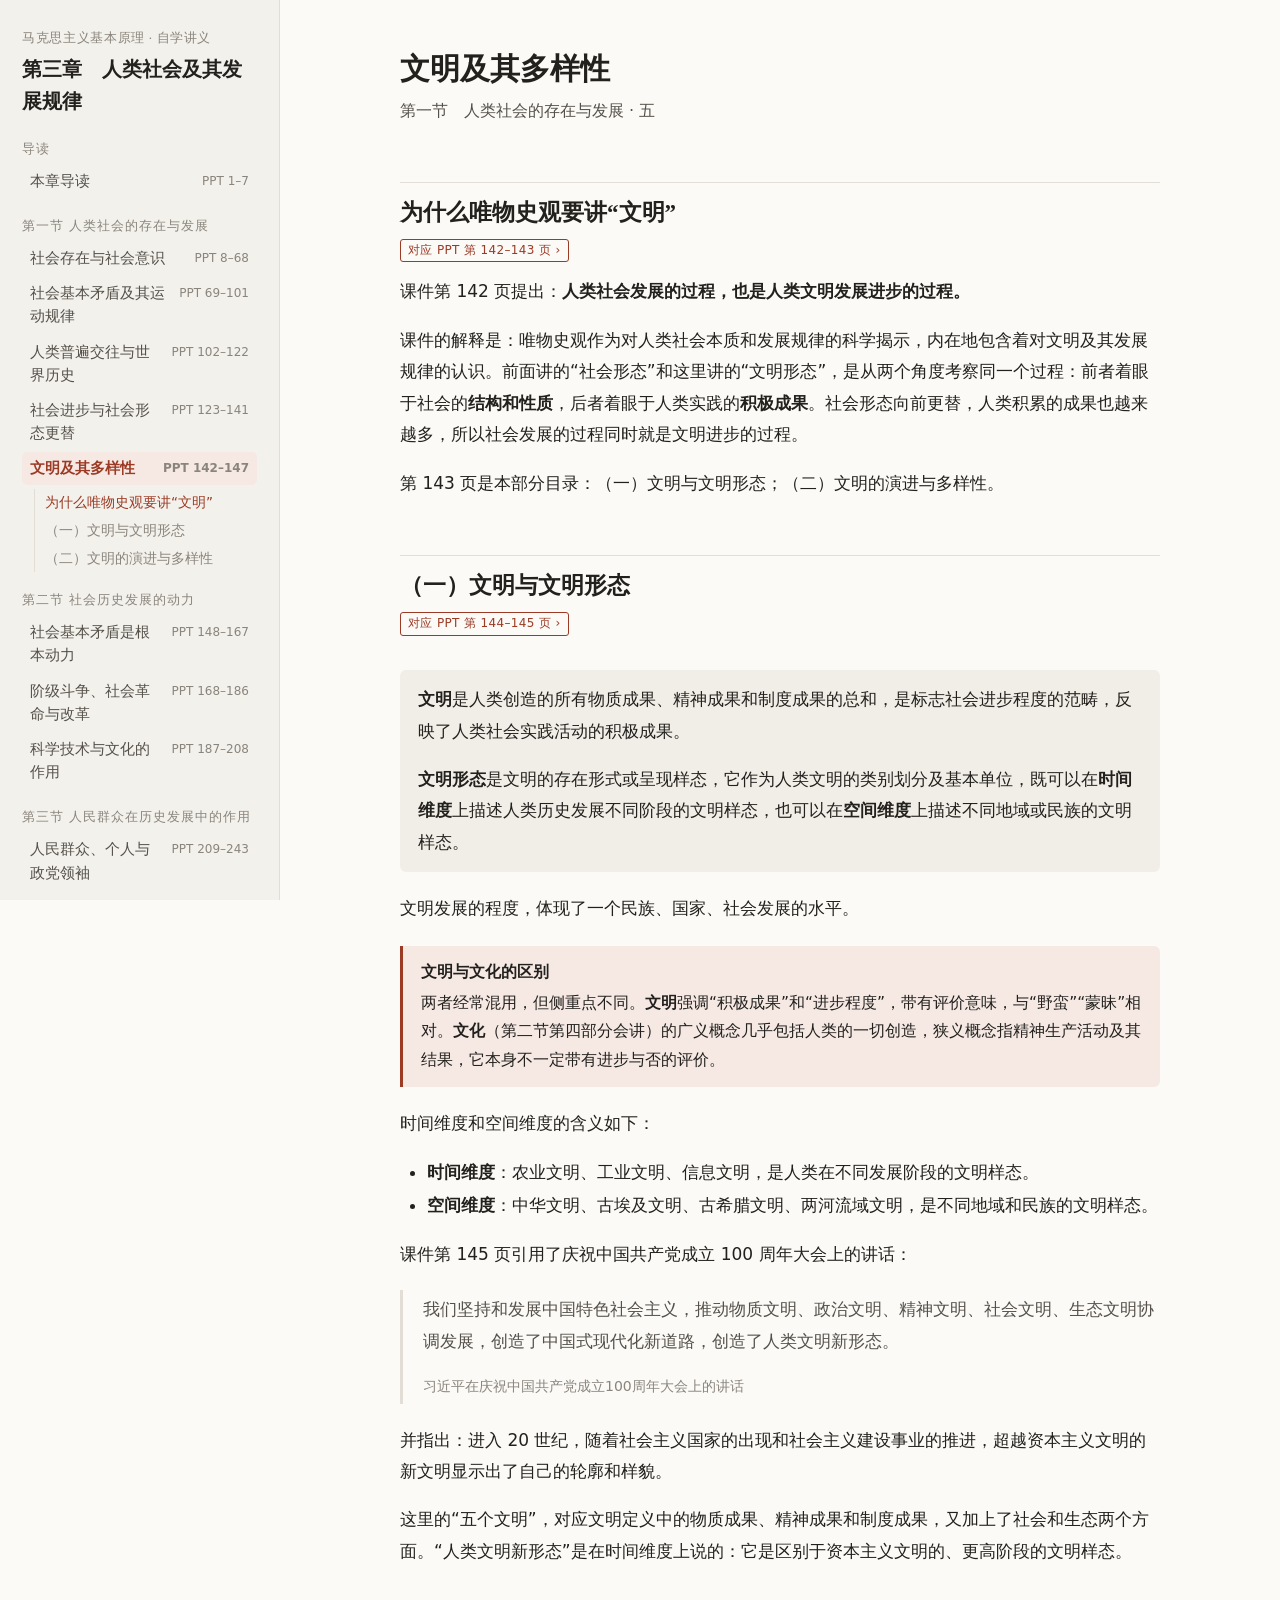
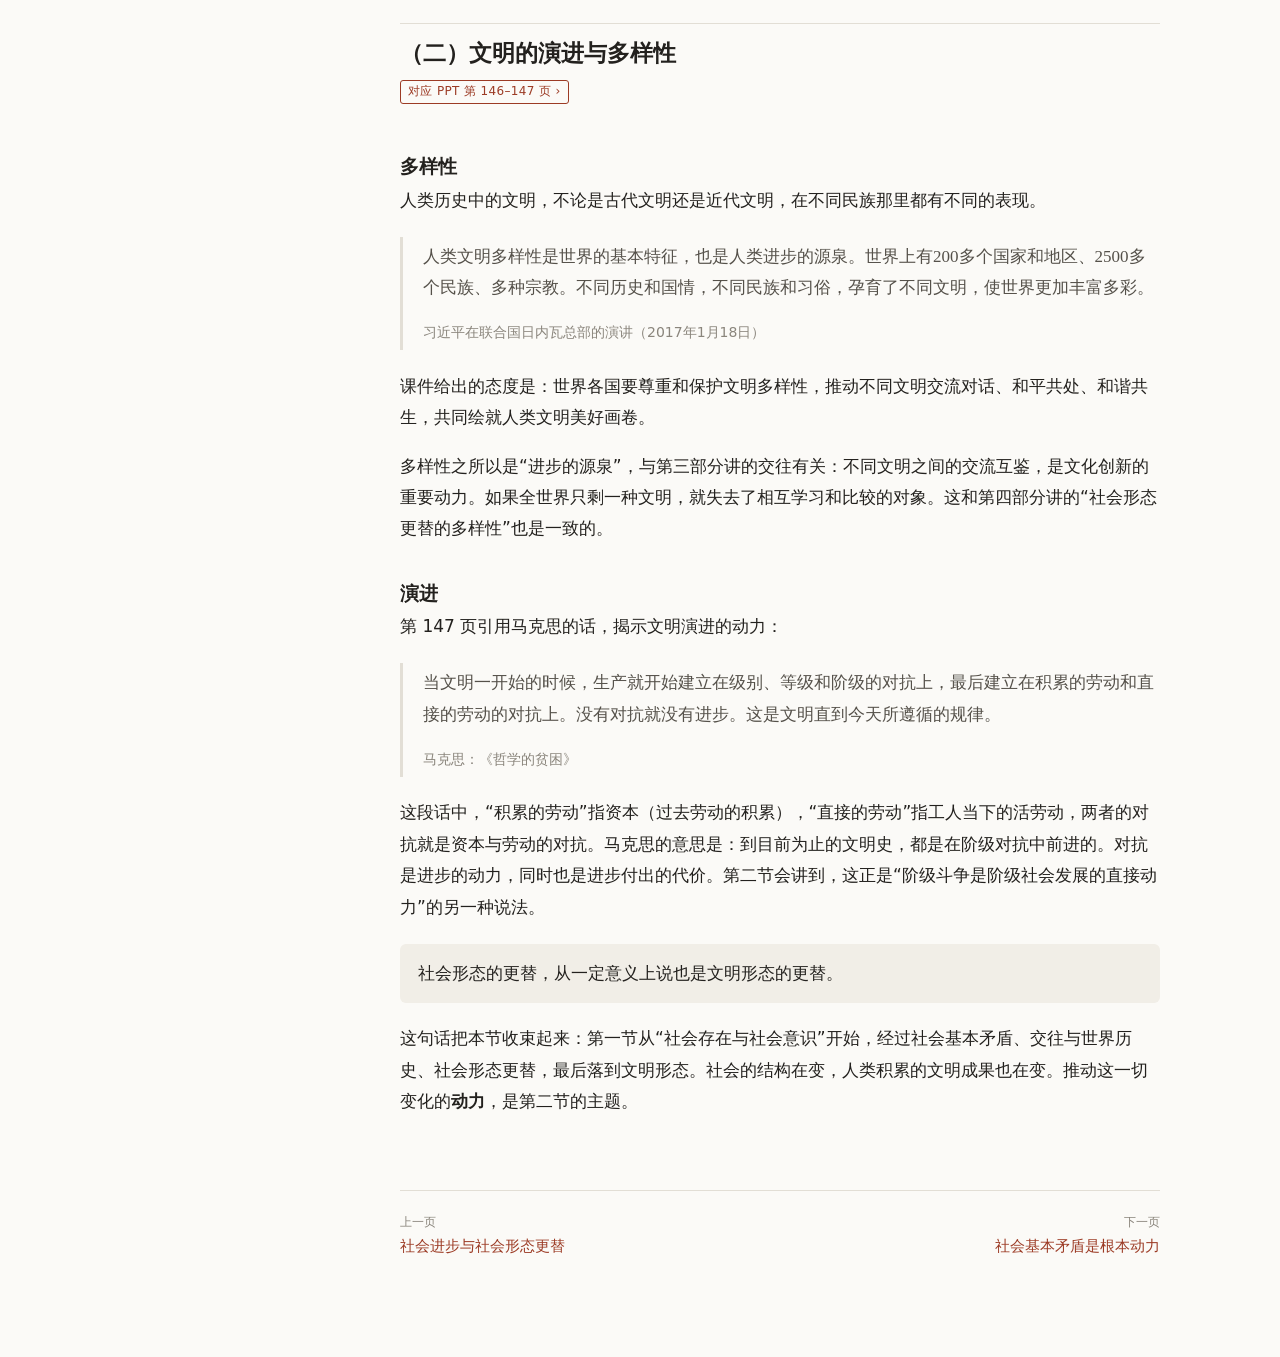
<file: 1-5.html>
<!doctype html>
<html lang="zh-CN">
<head>
<meta charset="utf-8">
<meta name="viewport" content="width=device-width, initial-scale=1">
<title>文明及其多样性</title>
<link rel="stylesheet" href="assets/style.css">
</head>
<body>
<main><div class="page">

<h1>文明及其多样性</h1>
<p class="lead">第一节　人类社会的存在与发展 · 五</p>

<h2 id="why">为什么唯物史观要讲“文明”</h2>
<div class="ppt" data-ppt="142-143">对应 PPT 第 142–143 页</div>

<p>课件第 142 页提出：<strong>人类社会发展的过程，也是人类文明发展进步的过程。</strong></p>
<p>课件的解释是：唯物史观作为对人类社会本质和发展规律的科学揭示，内在地包含着对文明及其发展规律的认识。前面讲的“社会形态”和这里讲的“文明形态”，是从两个角度考察同一个过程：前者着眼于社会的<strong>结构和性质</strong>，后者着眼于人类实践的<strong>积极成果</strong>。社会形态向前更替，人类积累的成果也越来越多，所以社会发展的过程同时就是文明进步的过程。</p>
<p>第 143 页是本部分目录：（一）文明与文明形态；（二）文明的演进与多样性。</p>

<h2 id="concept">（一）文明与文明形态</h2>
<div class="ppt" data-ppt="144-145">对应 PPT 第 144–145 页</div>

<div class="def">
<p><strong>文明</strong>是人类创造的所有物质成果、精神成果和制度成果的总和，是标志社会进步程度的范畴，反映了人类社会实践活动的积极成果。</p>
<p><strong>文明形态</strong>是文明的存在形式或呈现样态，它作为人类文明的类别划分及基本单位，既可以在<strong>时间维度</strong>上描述人类历史发展不同阶段的文明样态，也可以在<strong>空间维度</strong>上描述不同地域或民族的文明样态。</p>
</div>

<p>文明发展的程度，体现了一个民族、国家、社会发展的水平。</p>

<div class="note">
<span class="t">文明与文化的区别</span>
<p>两者经常混用，但侧重点不同。<strong>文明</strong>强调“积极成果”和“进步程度”，带有评价意味，与“野蛮”“蒙昧”相对。<strong>文化</strong>（第二节第四部分会讲）的广义概念几乎包括人类的一切创造，狭义概念指精神生产活动及其结果，它本身不一定带有进步与否的评价。</p>
</div>

<p>时间维度和空间维度的含义如下：</p>
<ul>
<li><strong>时间维度</strong>：农业文明、工业文明、信息文明，是人类在不同发展阶段的文明样态。</li>
<li><strong>空间维度</strong>：中华文明、古埃及文明、古希腊文明、两河流域文明，是不同地域和民族的文明样态。</li>
</ul>

<p>课件第 145 页引用了庆祝中国共产党成立 100 周年大会上的讲话：</p>
<blockquote>
<p>我们坚持和发展中国特色社会主义，推动物质文明、政治文明、精神文明、社会文明、生态文明协调发展，创造了中国式现代化新道路，创造了人类文明新形态。</p>
<footer>习近平在庆祝中国共产党成立100周年大会上的讲话</footer>
</blockquote>
<p>并指出：进入 20 世纪，随着社会主义国家的出现和社会主义建设事业的推进，超越资本主义文明的新文明显示出了自己的轮廓和样貌。</p>
<p>这里的“五个文明”，对应文明定义中的物质成果、精神成果和制度成果，又加上了社会和生态两个方面。“人类文明新形态”是在时间维度上说的：它是区别于资本主义文明的、更高阶段的文明样态。</p>

<h2 id="evolution">（二）文明的演进与多样性</h2>
<div class="ppt" data-ppt="146-147">对应 PPT 第 146–147 页</div>

<h3>多样性</h3>
<p>人类历史中的文明，不论是古代文明还是近代文明，在不同民族那里都有不同的表现。</p>
<blockquote>
<p>人类文明多样性是世界的基本特征，也是人类进步的源泉。世界上有200多个国家和地区、2500多个民族、多种宗教。不同历史和国情，不同民族和习俗，孕育了不同文明，使世界更加丰富多彩。</p>
<footer>习近平在联合国日内瓦总部的演讲（2017年1月18日）</footer>
</blockquote>
<p>课件给出的态度是：世界各国要尊重和保护文明多样性，推动不同文明交流对话、和平共处、和谐共生，共同绘就人类文明美好画卷。</p>

<p>多样性之所以是“进步的源泉”，与第三部分讲的交往有关：不同文明之间的交流互鉴，是文化创新的重要动力。如果全世界只剩一种文明，就失去了相互学习和比较的对象。这和第四部分讲的“社会形态更替的多样性”也是一致的。</p>

<h3>演进</h3>
<p>第 147 页引用马克思的话，揭示文明演进的动力：</p>
<blockquote>
<p>当文明一开始的时候，生产就开始建立在级别、等级和阶级的对抗上，最后建立在积累的劳动和直接的劳动的对抗上。没有对抗就没有进步。这是文明直到今天所遵循的规律。</p>
<footer>马克思：《哲学的贫困》</footer>
</blockquote>

<p>这段话中，“积累的劳动”指资本（过去劳动的积累），“直接的劳动”指工人当下的活劳动，两者的对抗就是资本与劳动的对抗。马克思的意思是：到目前为止的文明史，都是在阶级对抗中前进的。对抗是进步的动力，同时也是进步付出的代价。第二节会讲到，这正是“阶级斗争是阶级社会发展的直接动力”的另一种说法。</p>

<div class="def"><p>社会形态的更替，从一定意义上说也是文明形态的更替。</p></div>

<p>这句话把本节收束起来：第一节从“社会存在与社会意识”开始，经过社会基本矛盾、交往与世界历史、社会形态更替，最后落到文明形态。社会的结构在变，人类积累的文明成果也在变。推动这一切变化的<strong>动力</strong>，是第二节的主题。</p>

</div></main>
<script src="assets/site.js"></script>
</body>
</html>
</file>
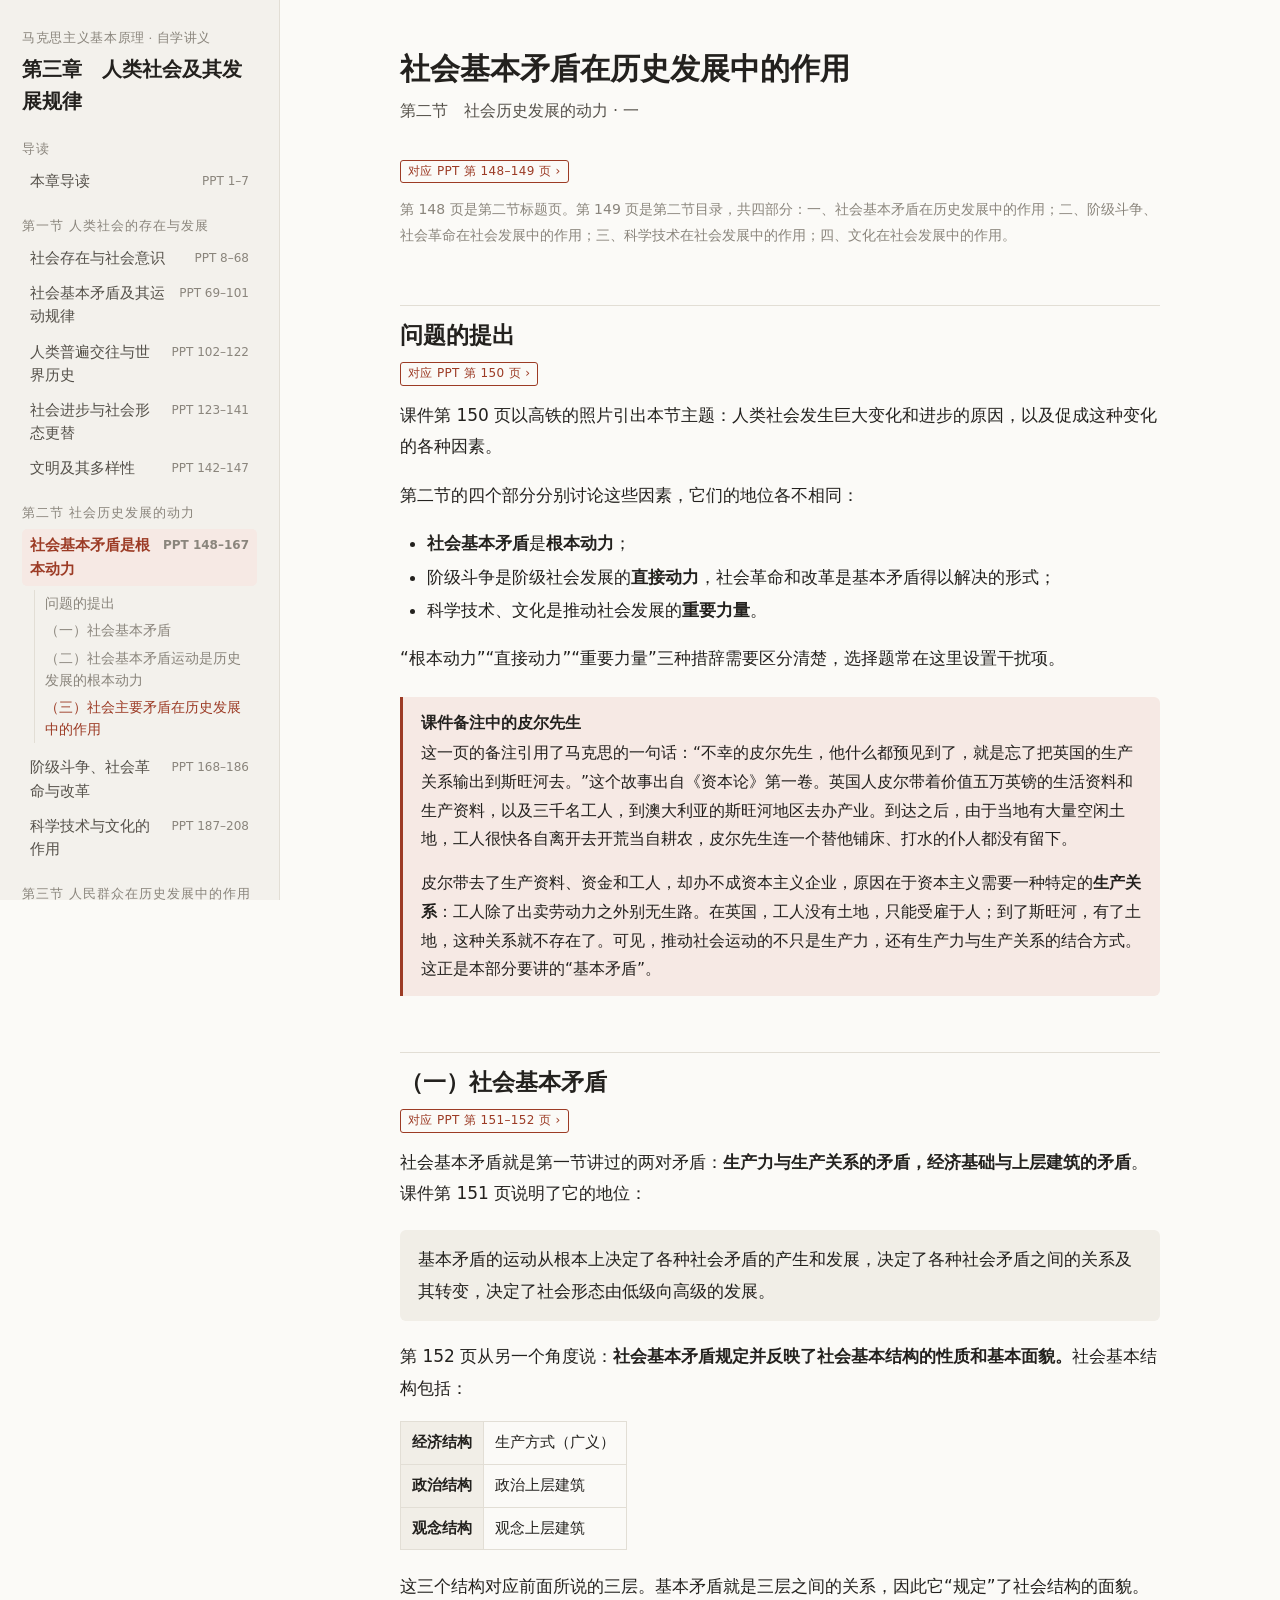
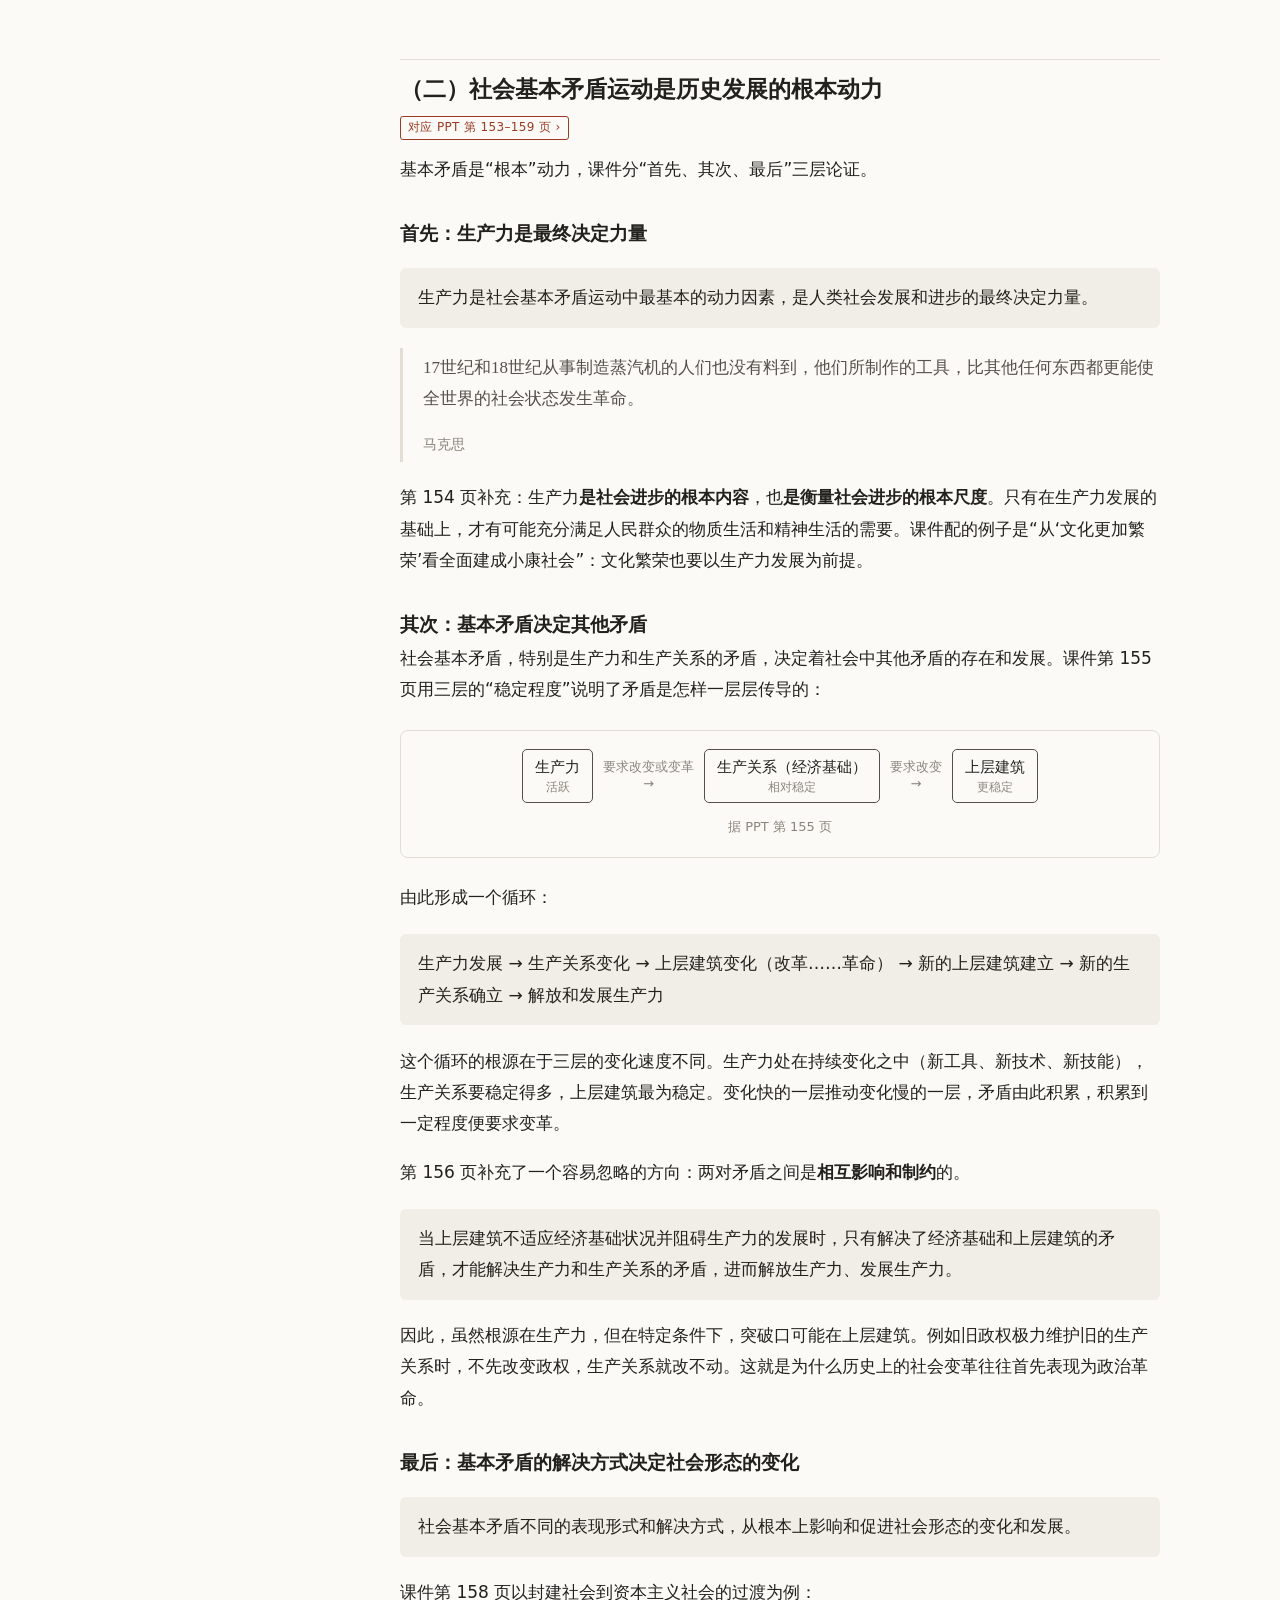
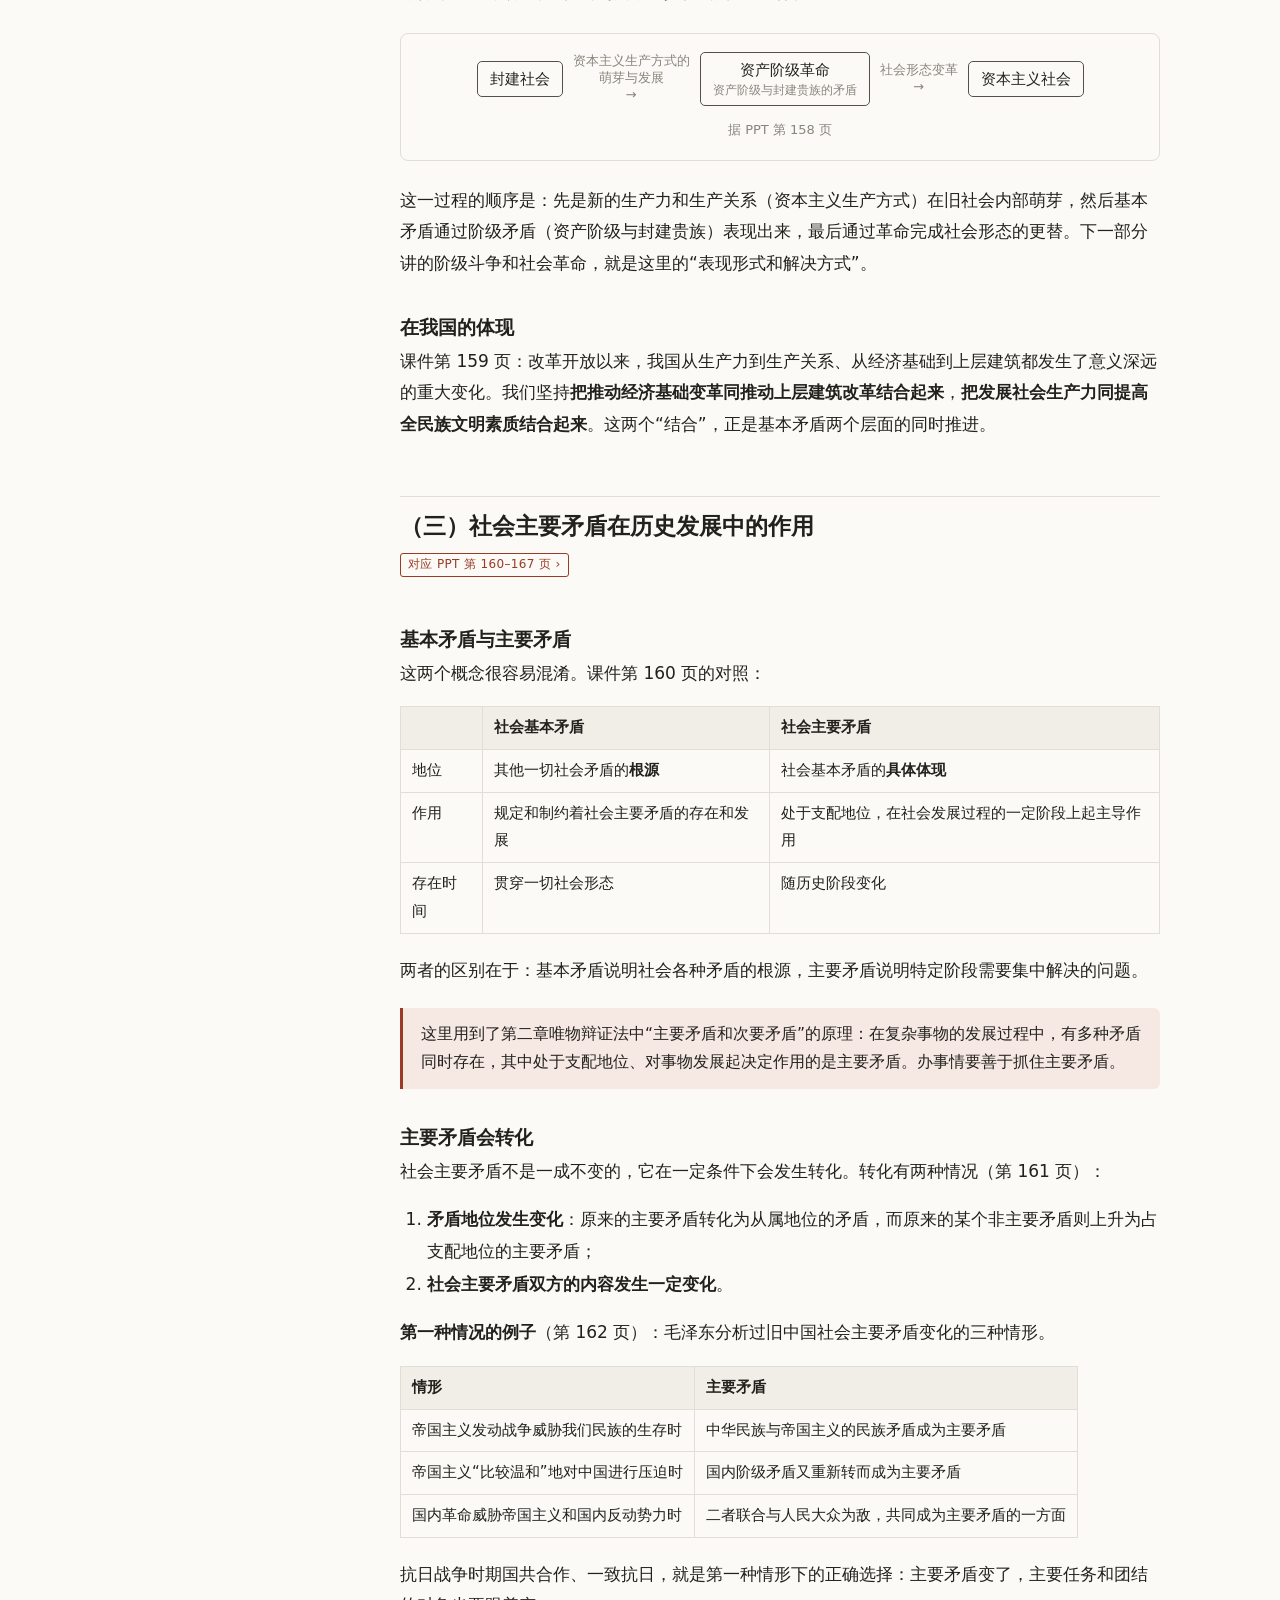
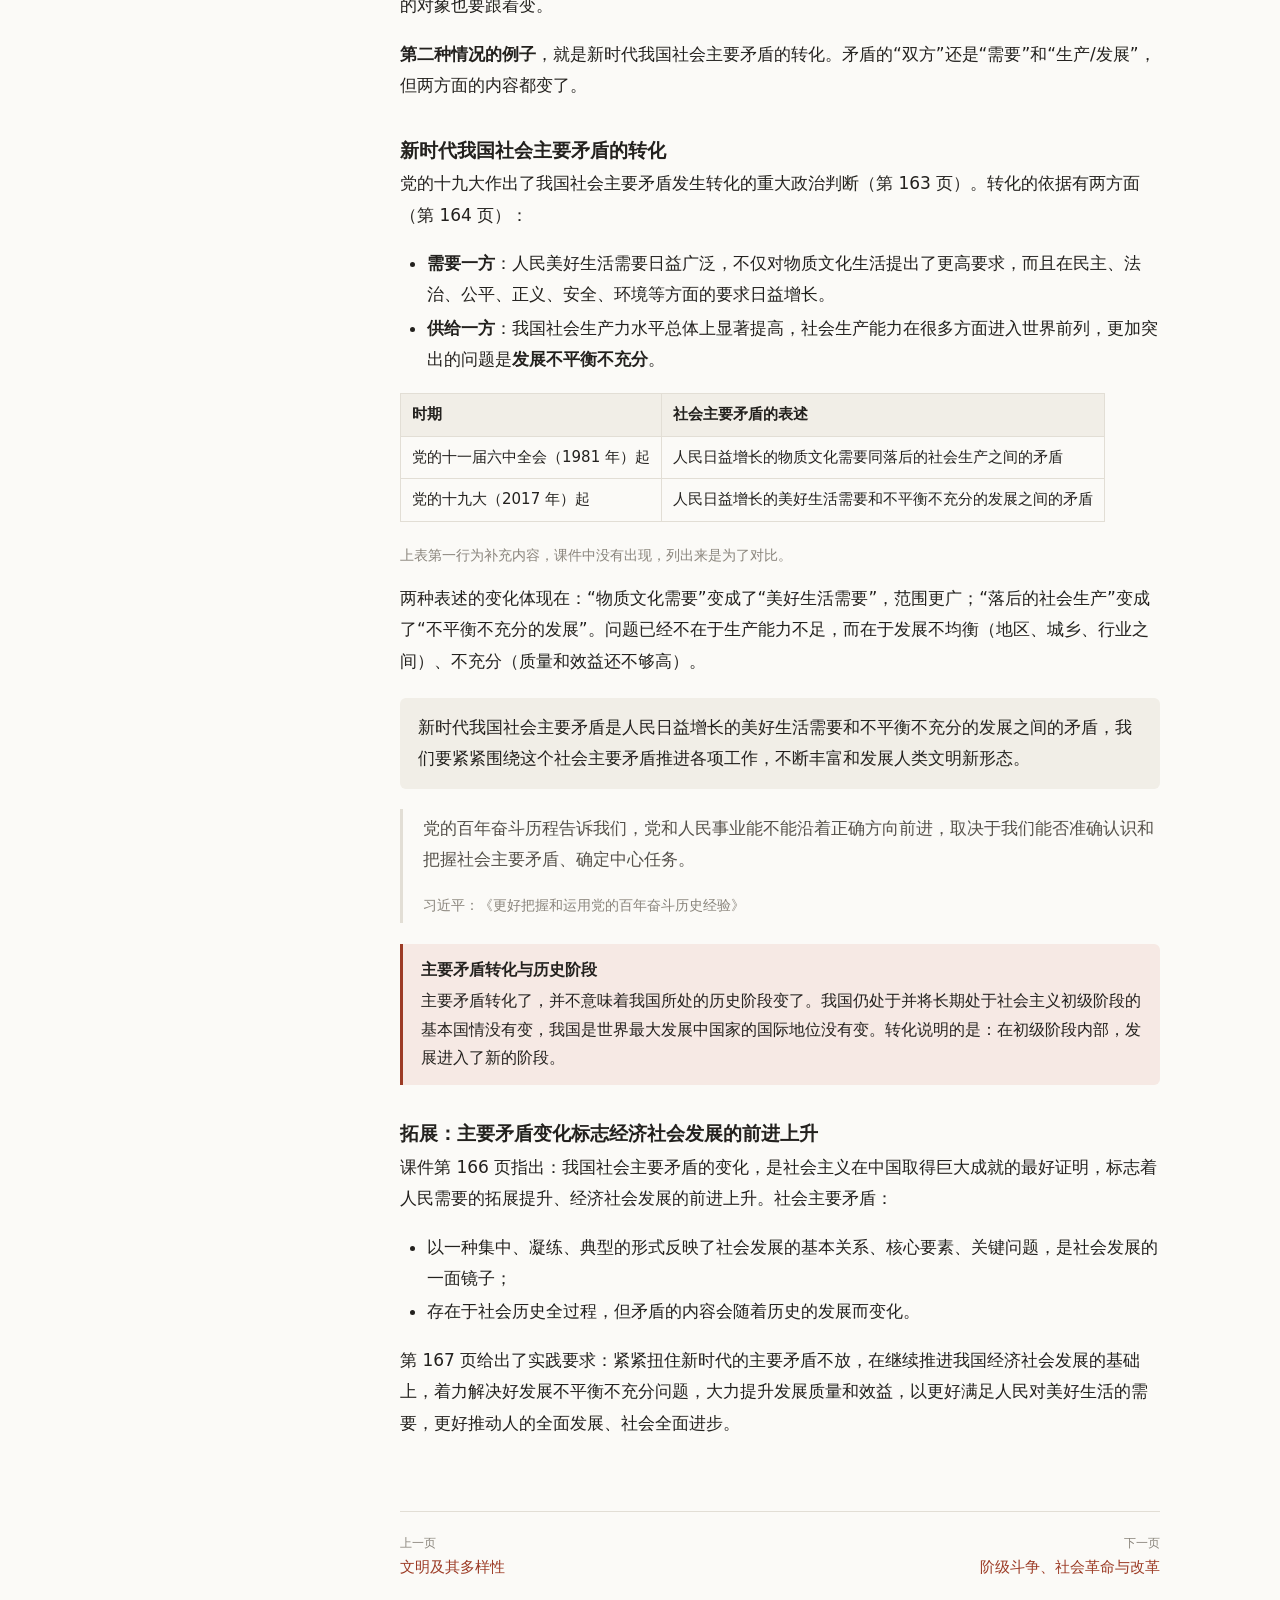
<file: 2-1.html>
<!doctype html>
<html lang="zh-CN">
<head>
<meta charset="utf-8">
<meta name="viewport" content="width=device-width, initial-scale=1">
<title>社会基本矛盾是根本动力</title>
<link rel="stylesheet" href="assets/style.css">
</head>
<body>
<main><div class="page">

<h1>社会基本矛盾在历史发展中的作用</h1>
<p class="lead">第二节　社会历史发展的动力 · 一</p>

<div class="ppt" data-ppt="148-149">对应 PPT 第 148–149 页</div>
<p class="minor">第 148 页是第二节标题页。第 149 页是第二节目录，共四部分：一、社会基本矛盾在历史发展中的作用；二、阶级斗争、社会革命在社会发展中的作用；三、科学技术在社会发展中的作用；四、文化在社会发展中的作用。</p>

<h2 id="question">问题的提出</h2>
<div class="ppt" data-ppt="150">对应 PPT 第 150 页</div>

<p>课件第 150 页以高铁的照片引出本节主题：人类社会发生巨大变化和进步的原因，以及促成这种变化的各种因素。</p>

<p>第二节的四个部分分别讨论这些因素，它们的地位各不相同：</p>
<ul>
<li><strong>社会基本矛盾</strong>是<strong>根本动力</strong>；</li>
<li>阶级斗争是阶级社会发展的<strong>直接动力</strong>，社会革命和改革是基本矛盾得以解决的形式；</li>
<li>科学技术、文化是推动社会发展的<strong>重要力量</strong>。</li>
</ul>
<p>“根本动力”“直接动力”“重要力量”三种措辞需要区分清楚，选择题常在这里设置干扰项。</p>

<div class="note">
<span class="t">课件备注中的皮尔先生</span>
<p>这一页的备注引用了马克思的一句话：“不幸的皮尔先生，他什么都预见到了，就是忘了把英国的生产关系输出到斯旺河去。”这个故事出自《资本论》第一卷。英国人皮尔带着价值五万英镑的生活资料和生产资料，以及三千名工人，到澳大利亚的斯旺河地区去办产业。到达之后，由于当地有大量空闲土地，工人很快各自离开去开荒当自耕农，皮尔先生连一个替他铺床、打水的仆人都没有留下。</p>
<p>皮尔带去了生产资料、资金和工人，却办不成资本主义企业，原因在于资本主义需要一种特定的<strong>生产关系</strong>：工人除了出卖劳动力之外别无生路。在英国，工人没有土地，只能受雇于人；到了斯旺河，有了土地，这种关系就不存在了。可见，推动社会运动的不只是生产力，还有生产力与生产关系的结合方式。这正是本部分要讲的“基本矛盾”。</p>
</div>

<h2 id="basic">（一）社会基本矛盾</h2>
<div class="ppt" data-ppt="151-152">对应 PPT 第 151–152 页</div>

<p>社会基本矛盾就是第一节讲过的两对矛盾：<strong>生产力与生产关系的矛盾，经济基础与上层建筑的矛盾</strong>。课件第 151 页说明了它的地位：</p>
<div class="def"><p>基本矛盾的运动从根本上决定了各种社会矛盾的产生和发展，决定了各种社会矛盾之间的关系及其转变，决定了社会形态由低级向高级的发展。</p></div>

<p>第 152 页从另一个角度说：<strong>社会基本矛盾规定并反映了社会基本结构的性质和基本面貌。</strong>社会基本结构包括：</p>
<table>
<tr><th>经济结构</th><td>生产方式（广义）</td></tr>
<tr><th>政治结构</th><td>政治上层建筑</td></tr>
<tr><th>观念结构</th><td>观念上层建筑</td></tr>
</table>
<p>这三个结构对应前面所说的三层。基本矛盾就是三层之间的关系，因此它“规定”了社会结构的面貌。</p>

<h2 id="root">（二）社会基本矛盾运动是历史发展的根本动力</h2>
<div class="ppt" data-ppt="153-159">对应 PPT 第 153–159 页</div>

<p>基本矛盾是“根本”动力，课件分“首先、其次、最后”三层论证。</p>

<h3>首先：生产力是最终决定力量</h3>
<div class="def"><p>生产力是社会基本矛盾运动中最基本的动力因素，是人类社会发展和进步的最终决定力量。</p></div>
<blockquote>
<p>17世纪和18世纪从事制造蒸汽机的人们也没有料到，他们所制作的工具，比其他任何东西都更能使全世界的社会状态发生革命。</p>
<footer>马克思</footer>
</blockquote>
<p>第 154 页补充：生产力<strong>是社会进步的根本内容</strong>，也<strong>是衡量社会进步的根本尺度</strong>。只有在生产力发展的基础上，才有可能充分满足人民群众的物质生活和精神生活的需要。课件配的例子是“从‘文化更加繁荣’看全面建成小康社会”：文化繁荣也要以生产力发展为前提。</p>

<h3>其次：基本矛盾决定其他矛盾</h3>
<p>社会基本矛盾，特别是生产力和生产关系的矛盾，决定着社会中其他矛盾的存在和发展。课件第 155 页用三层的“稳定程度”说明了矛盾是怎样一层层传导的：</p>

<div class="fig">
<div class="row">
  <div class="box">生产力<small>活跃</small></div>
  <div class="arr">要求改变或变革<br><i class="ar"></i></div>
  <div class="box">生产关系（经济基础）<small>相对稳定</small></div>
  <div class="arr">要求改变<br><i class="ar"></i></div>
  <div class="box">上层建筑<small>更稳定</small></div>
</div>
<div class="cap">据 PPT 第 155 页</div>
</div>

<p>由此形成一个循环：</p>
<div class="def"><p>生产力发展 → 生产关系变化 → 上层建筑变化（改革……革命） → 新的上层建筑建立 → 新的生产关系确立 → 解放和发展生产力</p></div>

<p>这个循环的根源在于三层的变化速度不同。生产力处在持续变化之中（新工具、新技术、新技能），生产关系要稳定得多，上层建筑最为稳定。变化快的一层推动变化慢的一层，矛盾由此积累，积累到一定程度便要求变革。</p>

<p>第 156 页补充了一个容易忽略的方向：两对矛盾之间是<strong>相互影响和制约</strong>的。</p>
<div class="def"><p>当上层建筑不适应经济基础状况并阻碍生产力的发展时，只有解决了经济基础和上层建筑的矛盾，才能解决生产力和生产关系的矛盾，进而解放生产力、发展生产力。</p></div>
<p>因此，虽然根源在生产力，但在特定条件下，突破口可能在上层建筑。例如旧政权极力维护旧的生产关系时，不先改变政权，生产关系就改不动。这就是为什么历史上的社会变革往往首先表现为政治革命。</p>

<h3>最后：基本矛盾的解决方式决定社会形态的变化</h3>
<div class="def"><p>社会基本矛盾不同的表现形式和解决方式，从根本上影响和促进社会形态的变化和发展。</p></div>
<p>课件第 158 页以封建社会到资本主义社会的过渡为例：</p>
<div class="fig">
<div class="row">
  <div class="box">封建社会</div>
  <div class="arr">资本主义生产方式的<br>萌芽与发展<br><i class="ar"></i></div>
  <div class="box">资产阶级革命<small>资产阶级与封建贵族的矛盾</small></div>
  <div class="arr">社会形态变革<br><i class="ar"></i></div>
  <div class="box">资本主义社会</div>
</div>
<div class="cap">据 PPT 第 158 页</div>
</div>
<p>这一过程的顺序是：先是新的生产力和生产关系（资本主义生产方式）在旧社会内部萌芽，然后基本矛盾通过阶级矛盾（资产阶级与封建贵族）表现出来，最后通过革命完成社会形态的更替。下一部分讲的阶级斗争和社会革命，就是这里的“表现形式和解决方式”。</p>

<h3>在我国的体现</h3>
<p>课件第 159 页：改革开放以来，我国从生产力到生产关系、从经济基础到上层建筑都发生了意义深远的重大变化。我们坚持<strong>把推动经济基础变革同推动上层建筑改革结合起来</strong>，<strong>把发展社会生产力同提高全民族文明素质结合起来</strong>。这两个“结合”，正是基本矛盾两个层面的同时推进。</p>

<h2 id="main">（三）社会主要矛盾在历史发展中的作用</h2>
<div class="ppt" data-ppt="160-167">对应 PPT 第 160–167 页</div>

<h3>基本矛盾与主要矛盾</h3>
<p>这两个概念很容易混淆。课件第 160 页的对照：</p>
<table>
<tr><th></th><th>社会基本矛盾</th><th>社会主要矛盾</th></tr>
<tr><td>地位</td><td>其他一切社会矛盾的<strong>根源</strong></td><td>社会基本矛盾的<strong>具体体现</strong></td></tr>
<tr><td>作用</td><td>规定和制约着社会主要矛盾的存在和发展</td><td>处于支配地位，在社会发展过程的一定阶段上起主导作用</td></tr>
<tr><td>存在时间</td><td>贯穿一切社会形态</td><td>随历史阶段变化</td></tr>
</table>

<p>两者的区别在于：基本矛盾说明社会各种矛盾的根源，主要矛盾说明特定阶段需要集中解决的问题。</p>

<div class="note">
<p>这里用到了第二章唯物辩证法中“主要矛盾和次要矛盾”的原理：在复杂事物的发展过程中，有多种矛盾同时存在，其中处于支配地位、对事物发展起决定作用的是主要矛盾。办事情要善于抓住主要矛盾。</p>
</div>

<h3>主要矛盾会转化</h3>
<p>社会主要矛盾不是一成不变的，它在一定条件下会发生转化。转化有两种情况（第 161 页）：</p>
<ol>
<li><strong>矛盾地位发生变化</strong>：原来的主要矛盾转化为从属地位的矛盾，而原来的某个非主要矛盾则上升为占支配地位的主要矛盾；</li>
<li><strong>社会主要矛盾双方的内容发生一定变化</strong>。</li>
</ol>

<p><strong>第一种情况的例子</strong>（第 162 页）：毛泽东分析过旧中国社会主要矛盾变化的三种情形。</p>
<table>
<tr><th>情形</th><th>主要矛盾</th></tr>
<tr><td>帝国主义发动战争威胁我们民族的生存时</td><td>中华民族与帝国主义的民族矛盾成为主要矛盾</td></tr>
<tr><td>帝国主义“比较温和”地对中国进行压迫时</td><td>国内阶级矛盾又重新转而成为主要矛盾</td></tr>
<tr><td>国内革命威胁帝国主义和国内反动势力时</td><td>二者联合与人民大众为敌，共同成为主要矛盾的一方面</td></tr>
</table>
<p>抗日战争时期国共合作、一致抗日，就是第一种情形下的正确选择：主要矛盾变了，主要任务和团结的对象也要跟着变。</p>

<p><strong>第二种情况的例子</strong>，就是新时代我国社会主要矛盾的转化。矛盾的“双方”还是“需要”和“生产/发展”，但两方面的内容都变了。</p>

<h3>新时代我国社会主要矛盾的转化</h3>
<p>党的十九大作出了我国社会主要矛盾发生转化的重大政治判断（第 163 页）。转化的依据有两方面（第 164 页）：</p>
<ul>
<li><strong>需要一方</strong>：人民美好生活需要日益广泛，不仅对物质文化生活提出了更高要求，而且在民主、法治、公平、正义、安全、环境等方面的要求日益增长。</li>
<li><strong>供给一方</strong>：我国社会生产力水平总体上显著提高，社会生产能力在很多方面进入世界前列，更加突出的问题是<strong>发展不平衡不充分</strong>。</li>
</ul>

<table>
<tr><th>时期</th><th>社会主要矛盾的表述</th></tr>
<tr><td>党的十一届六中全会（1981 年）起</td><td>人民日益增长的物质文化需要同落后的社会生产之间的矛盾</td></tr>
<tr><td>党的十九大（2017 年）起</td><td>人民日益增长的美好生活需要和不平衡不充分的发展之间的矛盾</td></tr>
</table>
<p class="minor">上表第一行为补充内容，课件中没有出现，列出来是为了对比。</p>

<p>两种表述的变化体现在：“物质文化需要”变成了“美好生活需要”，范围更广；“落后的社会生产”变成了“不平衡不充分的发展”。问题已经不在于生产能力不足，而在于发展不均衡（地区、城乡、行业之间）、不充分（质量和效益还不够高）。</p>

<div class="def"><p>新时代我国社会主要矛盾是人民日益增长的美好生活需要和不平衡不充分的发展之间的矛盾，我们要紧紧围绕这个社会主要矛盾推进各项工作，不断丰富和发展人类文明新形态。</p></div>

<blockquote>
<p>党的百年奋斗历程告诉我们，党和人民事业能不能沿着正确方向前进，取决于我们能否准确认识和把握社会主要矛盾、确定中心任务。</p>
<footer>习近平：《更好把握和运用党的百年奋斗历史经验》</footer>
</blockquote>

<div class="note">
<span class="t">主要矛盾转化与历史阶段</span>
<p>主要矛盾转化了，并不意味着我国所处的历史阶段变了。我国仍处于并将长期处于社会主义初级阶段的基本国情没有变，我国是世界最大发展中国家的国际地位没有变。转化说明的是：在初级阶段内部，发展进入了新的阶段。</p>
</div>

<h3>拓展：主要矛盾变化标志经济社会发展的前进上升</h3>
<p>课件第 166 页指出：我国社会主要矛盾的变化，是社会主义在中国取得巨大成就的最好证明，标志着人民需要的拓展提升、经济社会发展的前进上升。社会主要矛盾：</p>
<ul>
<li>以一种集中、凝练、典型的形式反映了社会发展的基本关系、核心要素、关键问题，是社会发展的一面镜子；</li>
<li>存在于社会历史全过程，但矛盾的内容会随着历史的发展而变化。</li>
</ul>

<p>第 167 页给出了实践要求：紧紧扭住新时代的主要矛盾不放，在继续推进我国经济社会发展的基础上，着力解决好发展不平衡不充分问题，大力提升发展质量和效益，以更好满足人民对美好生活的需要，更好推动人的全面发展、社会全面进步。</p>

</div></main>
<script src="assets/site.js"></script>
</body>
</html>
</file>
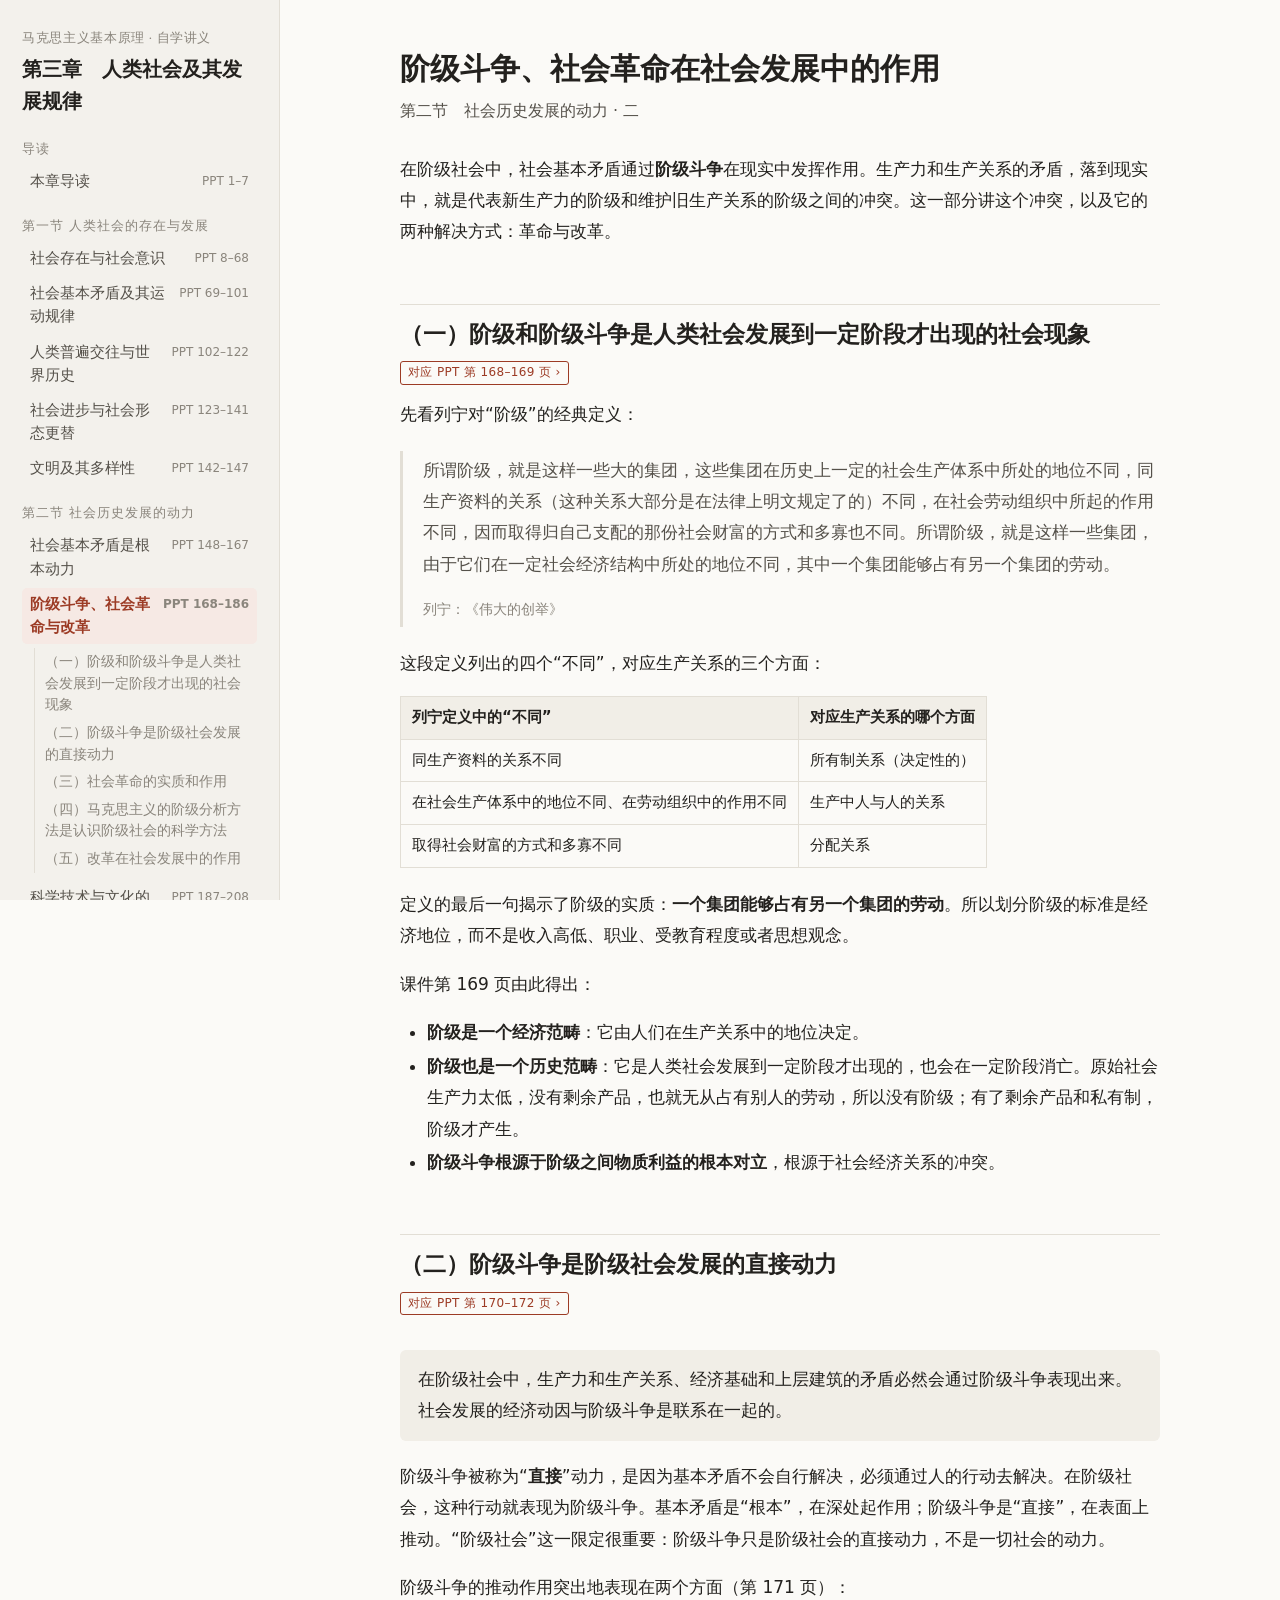
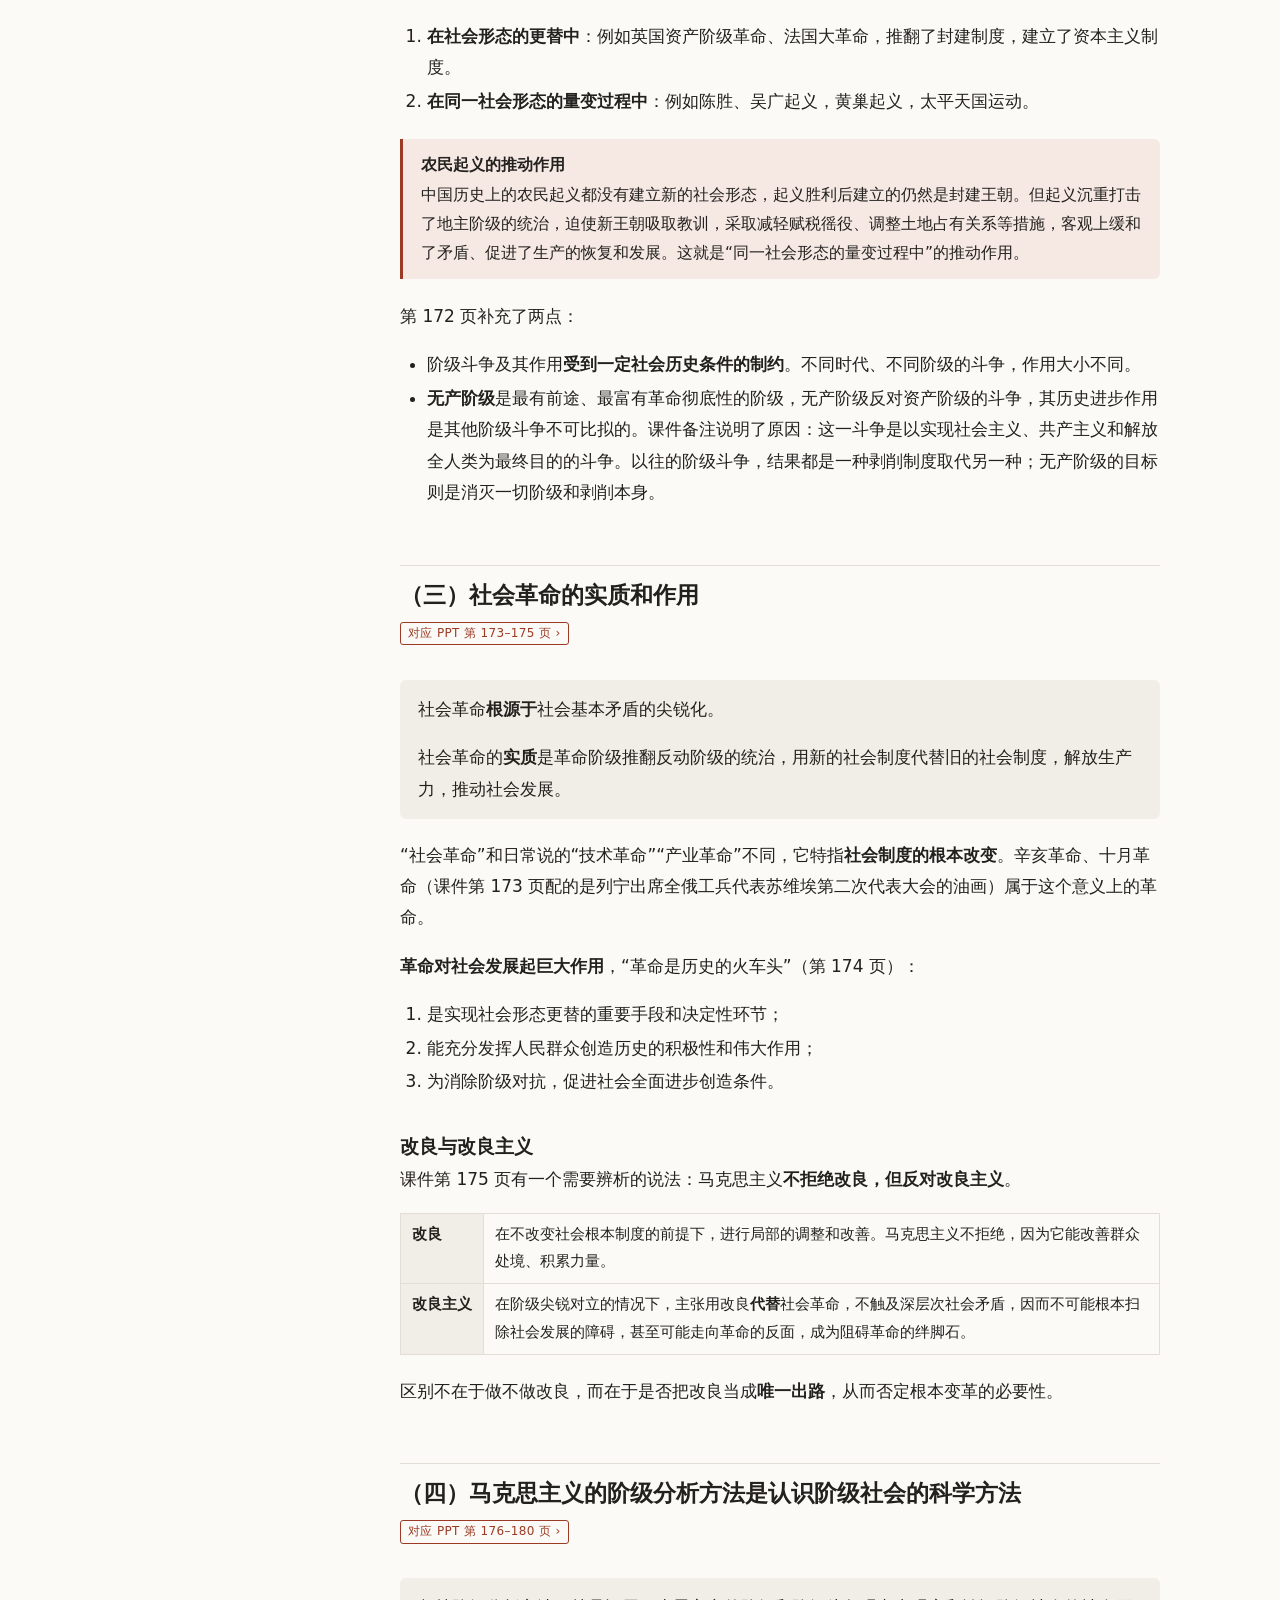
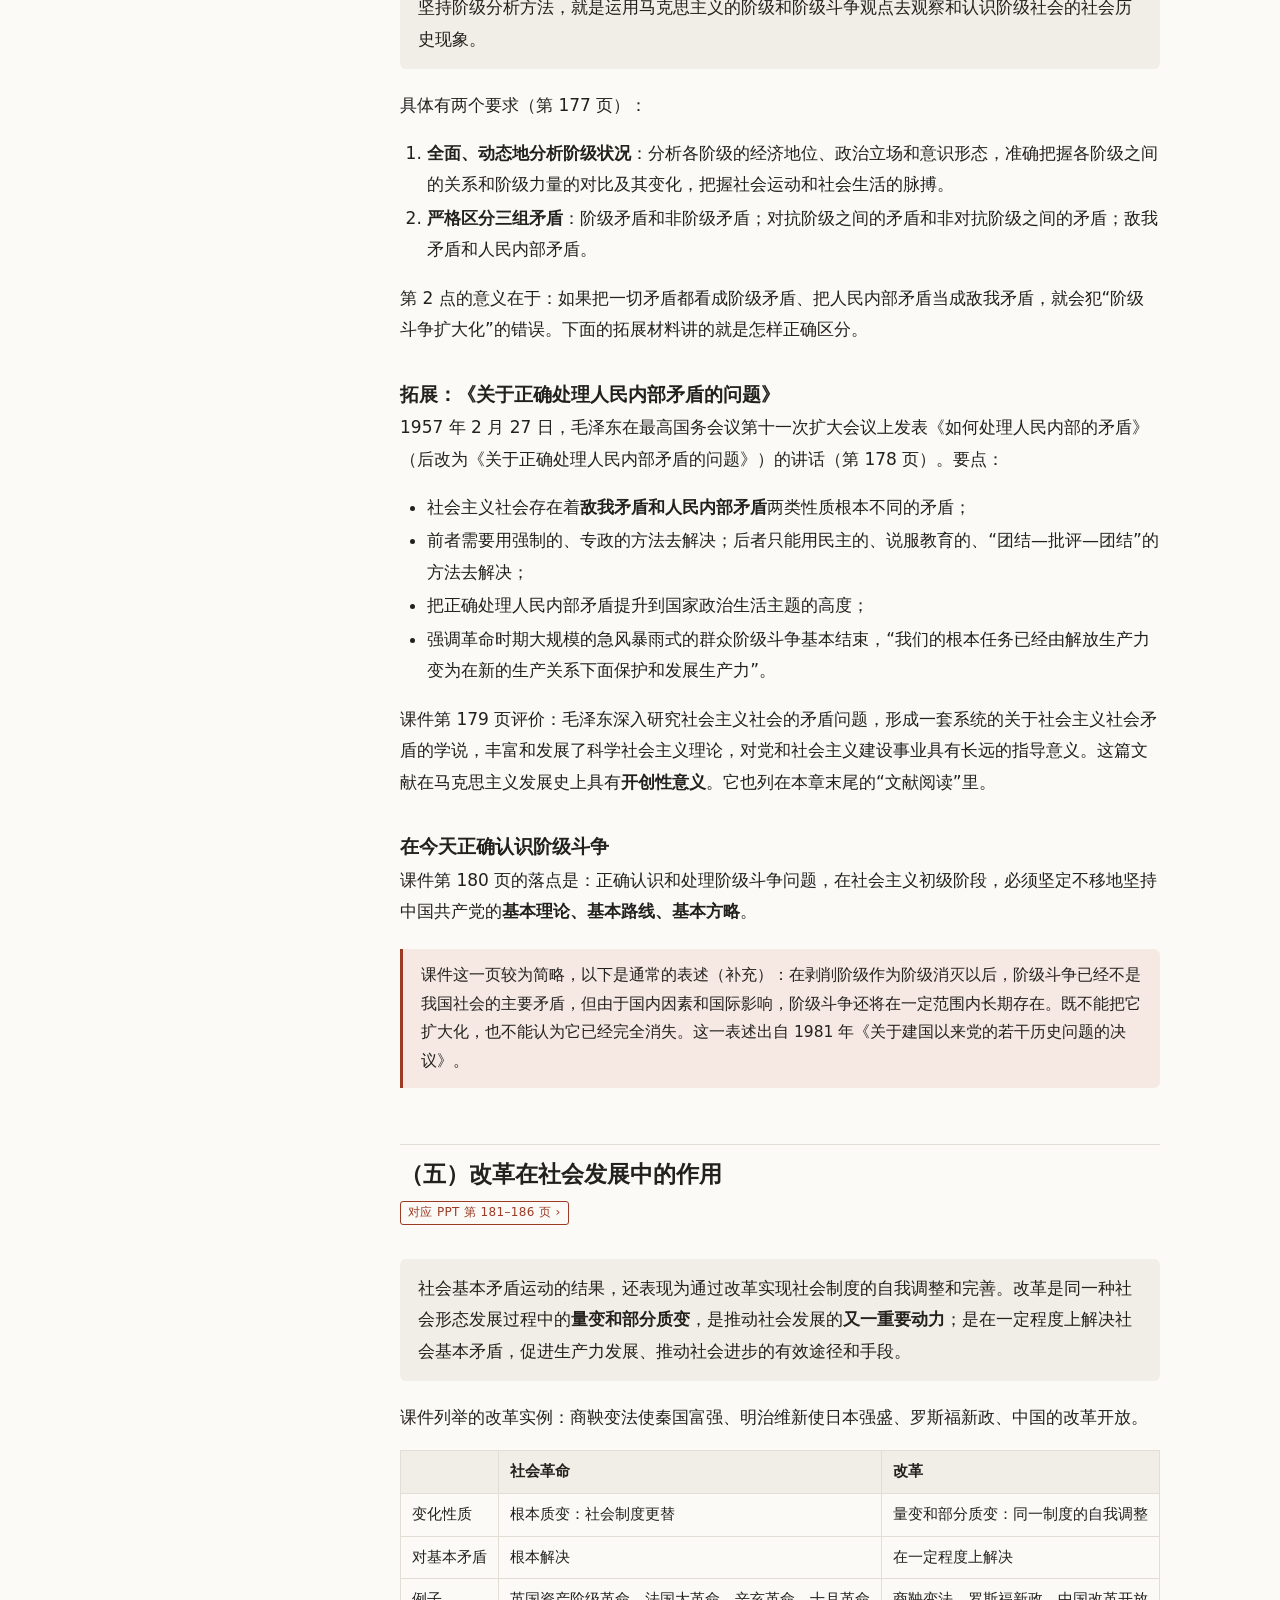
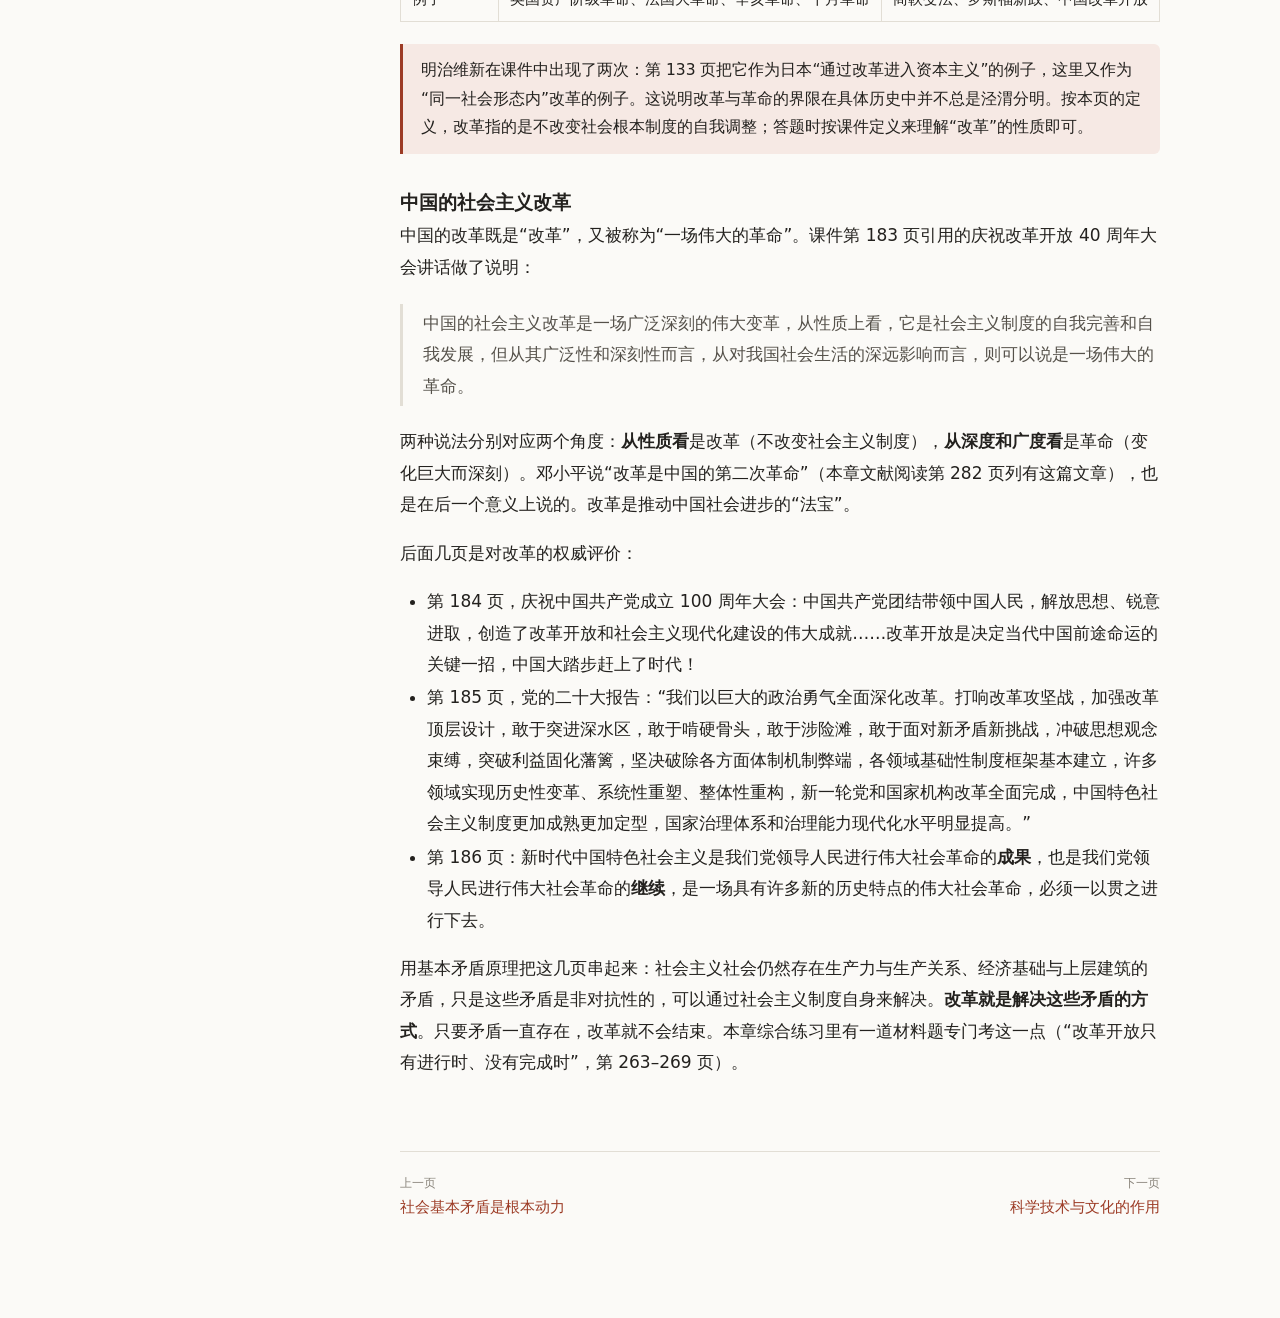
<file: 2-2.html>
<!doctype html>
<html lang="zh-CN">
<head>
<meta charset="utf-8">
<meta name="viewport" content="width=device-width, initial-scale=1">
<title>阶级斗争、社会革命与改革</title>
<link rel="stylesheet" href="assets/style.css">
</head>
<body>
<main><div class="page">

<h1>阶级斗争、社会革命在社会发展中的作用</h1>
<p class="lead">第二节　社会历史发展的动力 · 二</p>

<p>在阶级社会中，社会基本矛盾通过<strong>阶级斗争</strong>在现实中发挥作用。生产力和生产关系的矛盾，落到现实中，就是代表新生产力的阶级和维护旧生产关系的阶级之间的冲突。这一部分讲这个冲突，以及它的两种解决方式：革命与改革。</p>

<h2 id="class">（一）阶级和阶级斗争是人类社会发展到一定阶段才出现的社会现象</h2>
<div class="ppt" data-ppt="168-169">对应 PPT 第 168–169 页</div>

<p>先看列宁对“阶级”的经典定义：</p>
<blockquote>
<p>所谓阶级，就是这样一些大的集团，这些集团在历史上一定的社会生产体系中所处的地位不同，同生产资料的关系（这种关系大部分是在法律上明文规定了的）不同，在社会劳动组织中所起的作用不同，因而取得归自己支配的那份社会财富的方式和多寡也不同。所谓阶级，就是这样一些集团，由于它们在一定社会经济结构中所处的地位不同，其中一个集团能够占有另一个集团的劳动。</p>
<footer>列宁：《伟大的创举》</footer>
</blockquote>

<p>这段定义列出的四个“不同”，对应生产关系的三个方面：</p>
<table>
<tr><th>列宁定义中的“不同”</th><th>对应生产关系的哪个方面</th></tr>
<tr><td>同生产资料的关系不同</td><td>所有制关系（决定性的）</td></tr>
<tr><td>在社会生产体系中的地位不同、在劳动组织中的作用不同</td><td>生产中人与人的关系</td></tr>
<tr><td>取得社会财富的方式和多寡不同</td><td>分配关系</td></tr>
</table>
<p>定义的最后一句揭示了阶级的实质：<strong>一个集团能够占有另一个集团的劳动</strong>。所以划分阶级的标准是经济地位，而不是收入高低、职业、受教育程度或者思想观念。</p>

<p>课件第 169 页由此得出：</p>
<ul>
<li><strong>阶级是一个经济范畴</strong>：它由人们在生产关系中的地位决定。</li>
<li><strong>阶级也是一个历史范畴</strong>：它是人类社会发展到一定阶段才出现的，也会在一定阶段消亡。原始社会生产力太低，没有剩余产品，也就无从占有别人的劳动，所以没有阶级；有了剩余产品和私有制，阶级才产生。</li>
<li><strong>阶级斗争根源于阶级之间物质利益的根本对立</strong>，根源于社会经济关系的冲突。</li>
</ul>

<h2 id="direct">（二）阶级斗争是阶级社会发展的直接动力</h2>
<div class="ppt" data-ppt="170-172">对应 PPT 第 170–172 页</div>

<div class="def"><p>在阶级社会中，生产力和生产关系、经济基础和上层建筑的矛盾必然会通过阶级斗争表现出来。社会发展的经济动因与阶级斗争是联系在一起的。</p></div>

<p>阶级斗争被称为“<strong>直接</strong>”动力，是因为基本矛盾不会自行解决，必须通过人的行动去解决。在阶级社会，这种行动就表现为阶级斗争。基本矛盾是“根本”，在深处起作用；阶级斗争是“直接”，在表面上推动。“阶级社会”这一限定很重要：阶级斗争只是阶级社会的直接动力，不是一切社会的动力。</p>

<p>阶级斗争的推动作用突出地表现在两个方面（第 171 页）：</p>
<ol>
<li><strong>在社会形态的更替中</strong>：例如英国资产阶级革命、法国大革命，推翻了封建制度，建立了资本主义制度。</li>
<li><strong>在同一社会形态的量变过程中</strong>：例如陈胜、吴广起义，黄巢起义，太平天国运动。</li>
</ol>

<div class="note">
<span class="t">农民起义的推动作用</span>
<p>中国历史上的农民起义都没有建立新的社会形态，起义胜利后建立的仍然是封建王朝。但起义沉重打击了地主阶级的统治，迫使新王朝吸取教训，采取减轻赋税徭役、调整土地占有关系等措施，客观上缓和了矛盾、促进了生产的恢复和发展。这就是“同一社会形态的量变过程中”的推动作用。</p>
</div>

<p>第 172 页补充了两点：</p>
<ul>
<li>阶级斗争及其作用<strong>受到一定社会历史条件的制约</strong>。不同时代、不同阶级的斗争，作用大小不同。</li>
<li><strong>无产阶级</strong>是最有前途、最富有革命彻底性的阶级，无产阶级反对资产阶级的斗争，其历史进步作用是其他阶级斗争不可比拟的。课件备注说明了原因：这一斗争是以实现社会主义、共产主义和解放全人类为最终目的的斗争。以往的阶级斗争，结果都是一种剥削制度取代另一种；无产阶级的目标则是消灭一切阶级和剥削本身。</li>
</ul>

<h2 id="revolution">（三）社会革命的实质和作用</h2>
<div class="ppt" data-ppt="173-175">对应 PPT 第 173–175 页</div>

<div class="def">
<p>社会革命<strong>根源于</strong>社会基本矛盾的尖锐化。</p>
<p>社会革命的<strong>实质</strong>是革命阶级推翻反动阶级的统治，用新的社会制度代替旧的社会制度，解放生产力，推动社会发展。</p>
</div>

<p>“社会革命”和日常说的“技术革命”“产业革命”不同，它特指<strong>社会制度的根本改变</strong>。辛亥革命、十月革命（课件第 173 页配的是列宁出席全俄工兵代表苏维埃第二次代表大会的油画）属于这个意义上的革命。</p>

<p><strong>革命对社会发展起巨大作用</strong>，“革命是历史的火车头”（第 174 页）：</p>
<ol>
<li>是实现社会形态更替的重要手段和决定性环节；</li>
<li>能充分发挥人民群众创造历史的积极性和伟大作用；</li>
<li>为消除阶级对抗，促进社会全面进步创造条件。</li>
</ol>

<h3>改良与改良主义</h3>
<p>课件第 175 页有一个需要辨析的说法：马克思主义<strong>不拒绝改良，但反对改良主义</strong>。</p>
<table>
<tr><th>改良</th><td>在不改变社会根本制度的前提下，进行局部的调整和改善。马克思主义不拒绝，因为它能改善群众处境、积累力量。</td></tr>
<tr><th>改良主义</th><td>在阶级尖锐对立的情况下，主张用改良<strong>代替</strong>社会革命，不触及深层次社会矛盾，因而不可能根本扫除社会发展的障碍，甚至可能走向革命的反面，成为阻碍革命的绊脚石。</td></tr>
</table>
<p>区别不在于做不做改良，而在于是否把改良当成<strong>唯一出路</strong>，从而否定根本变革的必要性。</p>

<h2 id="analysis">（四）马克思主义的阶级分析方法是认识阶级社会的科学方法</h2>
<div class="ppt" data-ppt="176-180">对应 PPT 第 176–180 页</div>

<div class="def"><p>坚持阶级分析方法，就是运用马克思主义的阶级和阶级斗争观点去观察和认识阶级社会的社会历史现象。</p></div>

<p>具体有两个要求（第 177 页）：</p>
<ol>
<li><strong>全面、动态地分析阶级状况</strong>：分析各阶级的经济地位、政治立场和意识形态，准确把握各阶级之间的关系和阶级力量的对比及其变化，把握社会运动和社会生活的脉搏。</li>
<li><strong>严格区分三组矛盾</strong>：阶级矛盾和非阶级矛盾；对抗阶级之间的矛盾和非对抗阶级之间的矛盾；敌我矛盾和人民内部矛盾。</li>
</ol>

<p>第 2 点的意义在于：如果把一切矛盾都看成阶级矛盾、把人民内部矛盾当成敌我矛盾，就会犯“阶级斗争扩大化”的错误。下面的拓展材料讲的就是怎样正确区分。</p>

<h3>拓展：《关于正确处理人民内部矛盾的问题》</h3>
<p>1957 年 2 月 27 日，毛泽东在最高国务会议第十一次扩大会议上发表《如何处理人民内部的矛盾》（后改为《关于正确处理人民内部矛盾的问题》）的讲话（第 178 页）。要点：</p>
<ul>
<li>社会主义社会存在着<strong>敌我矛盾和人民内部矛盾</strong>两类性质根本不同的矛盾；</li>
<li>前者需要用强制的、专政的方法去解决；后者只能用民主的、说服教育的、“团结—批评—团结”的方法去解决；</li>
<li>把正确处理人民内部矛盾提升到国家政治生活主题的高度；</li>
<li>强调革命时期大规模的急风暴雨式的群众阶级斗争基本结束，“我们的根本任务已经由解放生产力变为在新的生产关系下面保护和发展生产力”。</li>
</ul>
<p>课件第 179 页评价：毛泽东深入研究社会主义社会的矛盾问题，形成一套系统的关于社会主义社会矛盾的学说，丰富和发展了科学社会主义理论，对党和社会主义建设事业具有长远的指导意义。这篇文献在马克思主义发展史上具有<strong>开创性意义</strong>。它也列在本章末尾的“文献阅读”里。</p>

<h3>在今天正确认识阶级斗争</h3>
<p>课件第 180 页的落点是：正确认识和处理阶级斗争问题，在社会主义初级阶段，必须坚定不移地坚持中国共产党的<strong>基本理论、基本路线、基本方略</strong>。</p>
<div class="note">
<p>课件这一页较为简略，以下是通常的表述（补充）：在剥削阶级作为阶级消灭以后，阶级斗争已经不是我国社会的主要矛盾，但由于国内因素和国际影响，阶级斗争还将在一定范围内长期存在。既不能把它扩大化，也不能认为它已经完全消失。这一表述出自 1981 年《关于建国以来党的若干历史问题的决议》。</p>
</div>

<h2 id="reform">（五）改革在社会发展中的作用</h2>
<div class="ppt" data-ppt="181-186">对应 PPT 第 181–186 页</div>

<div class="def"><p>社会基本矛盾运动的结果，还表现为通过改革实现社会制度的自我调整和完善。改革是同一种社会形态发展过程中的<strong>量变和部分质变</strong>，是推动社会发展的<strong>又一重要动力</strong>；是在一定程度上解决社会基本矛盾，促进生产力发展、推动社会进步的有效途径和手段。</p></div>

<p>课件列举的改革实例：商鞅变法使秦国富强、明治维新使日本强盛、罗斯福新政、中国的改革开放。</p>

<table>
<tr><th></th><th>社会革命</th><th>改革</th></tr>
<tr><td>变化性质</td><td>根本质变：社会制度更替</td><td>量变和部分质变：同一制度的自我调整</td></tr>
<tr><td>对基本矛盾</td><td>根本解决</td><td>在一定程度上解决</td></tr>
<tr><td>例子</td><td>英国资产阶级革命、法国大革命、辛亥革命、十月革命</td><td>商鞅变法、罗斯福新政、中国改革开放</td></tr>
</table>

<div class="note">
<p>明治维新在课件中出现了两次：第 133 页把它作为日本“通过改革进入资本主义”的例子，这里又作为“同一社会形态内”改革的例子。这说明改革与革命的界限在具体历史中并不总是泾渭分明。按本页的定义，改革指的是不改变社会根本制度的自我调整；答题时按课件定义来理解“改革”的性质即可。</p>
</div>

<h3>中国的社会主义改革</h3>
<p>中国的改革既是“改革”，又被称为“一场伟大的革命”。课件第 183 页引用的庆祝改革开放 40 周年大会讲话做了说明：</p>
<blockquote>
<p>中国的社会主义改革是一场广泛深刻的伟大变革，从性质上看，它是社会主义制度的自我完善和自我发展，但从其广泛性和深刻性而言，从对我国社会生活的深远影响而言，则可以说是一场伟大的革命。</p>
</blockquote>
<p>两种说法分别对应两个角度：<strong>从性质看</strong>是改革（不改变社会主义制度），<strong>从深度和广度看</strong>是革命（变化巨大而深刻）。邓小平说“改革是中国的第二次革命”（本章文献阅读第 282 页列有这篇文章），也是在后一个意义上说的。改革是推动中国社会进步的“法宝”。</p>

<p>后面几页是对改革的权威评价：</p>
<ul>
<li>第 184 页，庆祝中国共产党成立 100 周年大会：中国共产党团结带领中国人民，解放思想、锐意进取，创造了改革开放和社会主义现代化建设的伟大成就……改革开放是决定当代中国前途命运的关键一招，中国大踏步赶上了时代！</li>
<li>第 185 页，党的二十大报告：“我们以巨大的政治勇气全面深化改革。打响改革攻坚战，加强改革顶层设计，敢于突进深水区，敢于啃硬骨头，敢于涉险滩，敢于面对新矛盾新挑战，冲破思想观念束缚，突破利益固化藩篱，坚决破除各方面体制机制弊端，各领域基础性制度框架基本建立，许多领域实现历史性变革、系统性重塑、整体性重构，新一轮党和国家机构改革全面完成，中国特色社会主义制度更加成熟更加定型，国家治理体系和治理能力现代化水平明显提高。”</li>
<li>第 186 页：新时代中国特色社会主义是我们党领导人民进行伟大社会革命的<strong>成果</strong>，也是我们党领导人民进行伟大社会革命的<strong>继续</strong>，是一场具有许多新的历史特点的伟大社会革命，必须一以贯之进行下去。</li>
</ul>

<p>用基本矛盾原理把这几页串起来：社会主义社会仍然存在生产力与生产关系、经济基础与上层建筑的矛盾，只是这些矛盾是非对抗性的，可以通过社会主义制度自身来解决。<strong>改革就是解决这些矛盾的方式</strong>。只要矛盾一直存在，改革就不会结束。本章综合练习里有一道材料题专门考这一点（“改革开放只有进行时、没有完成时”，第 263–269 页）。</p>

</div></main>
<script src="assets/site.js"></script>
</body>
</html>
</file>
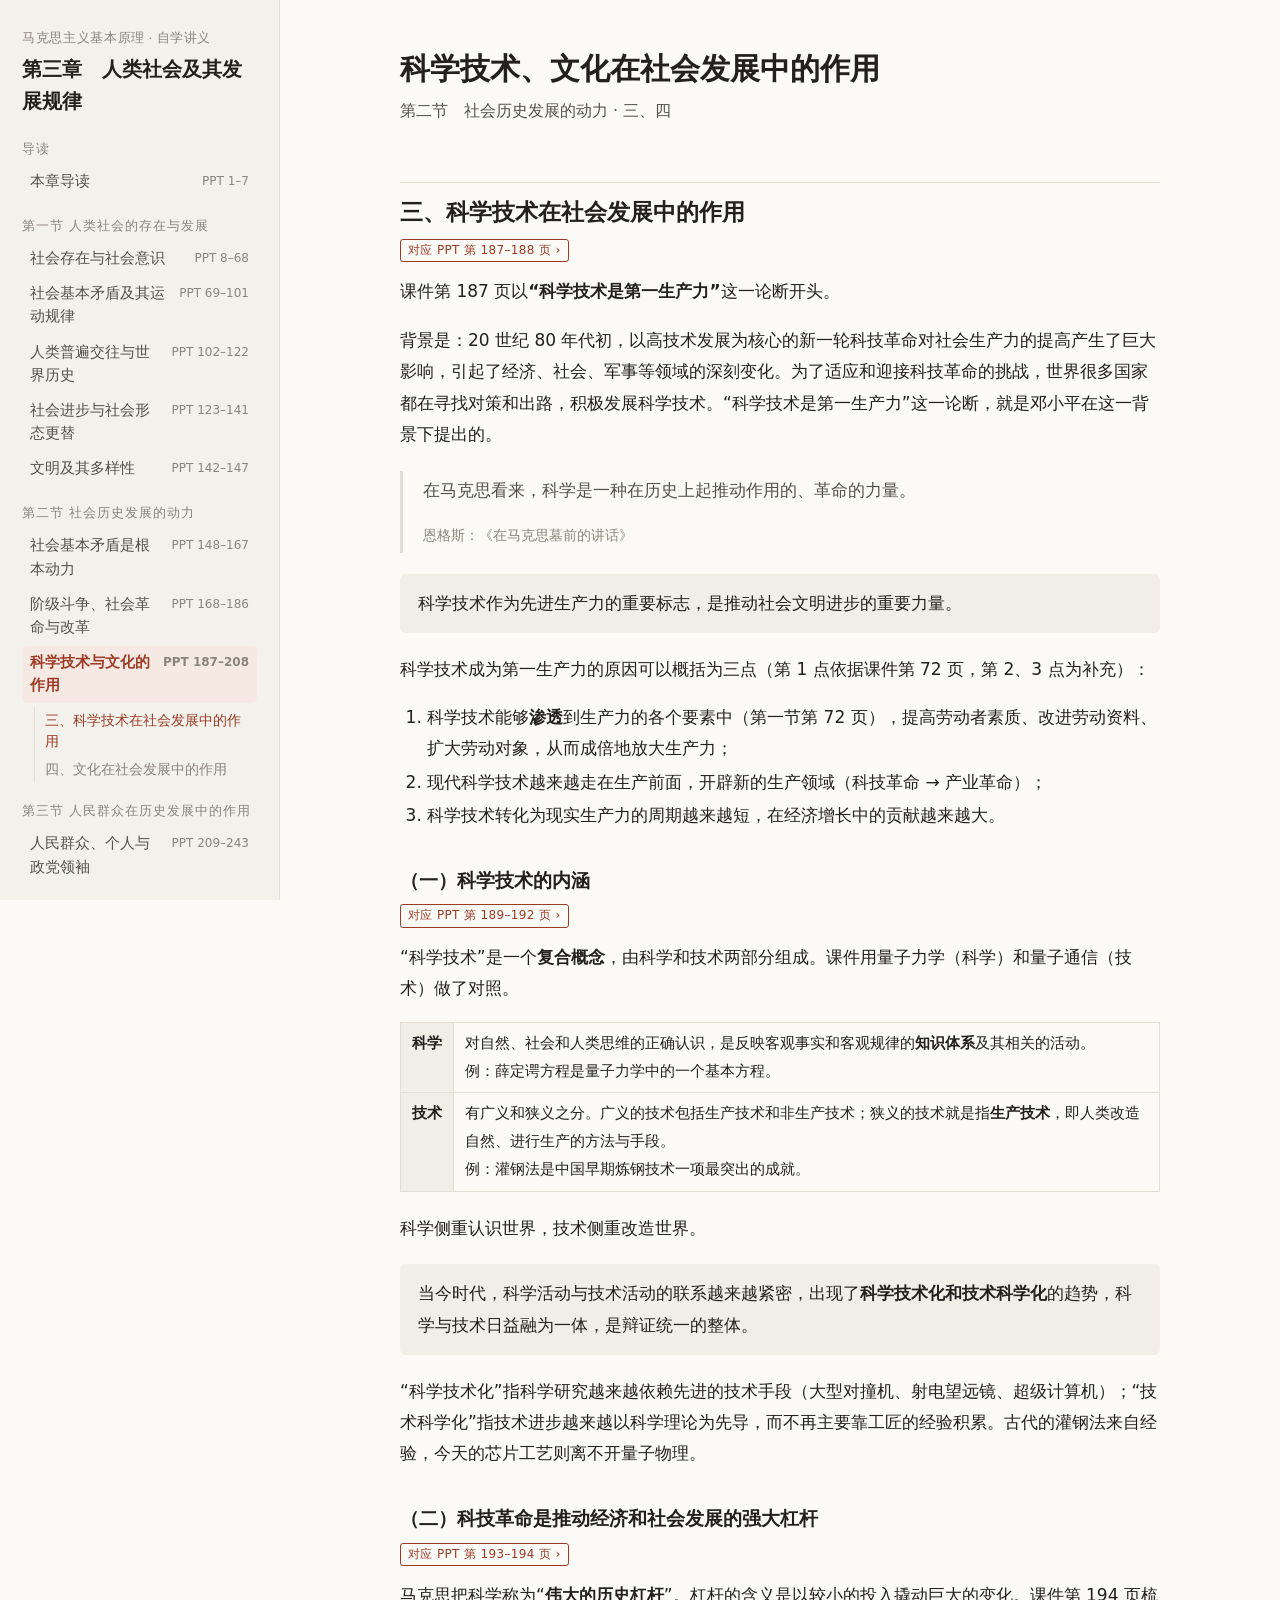
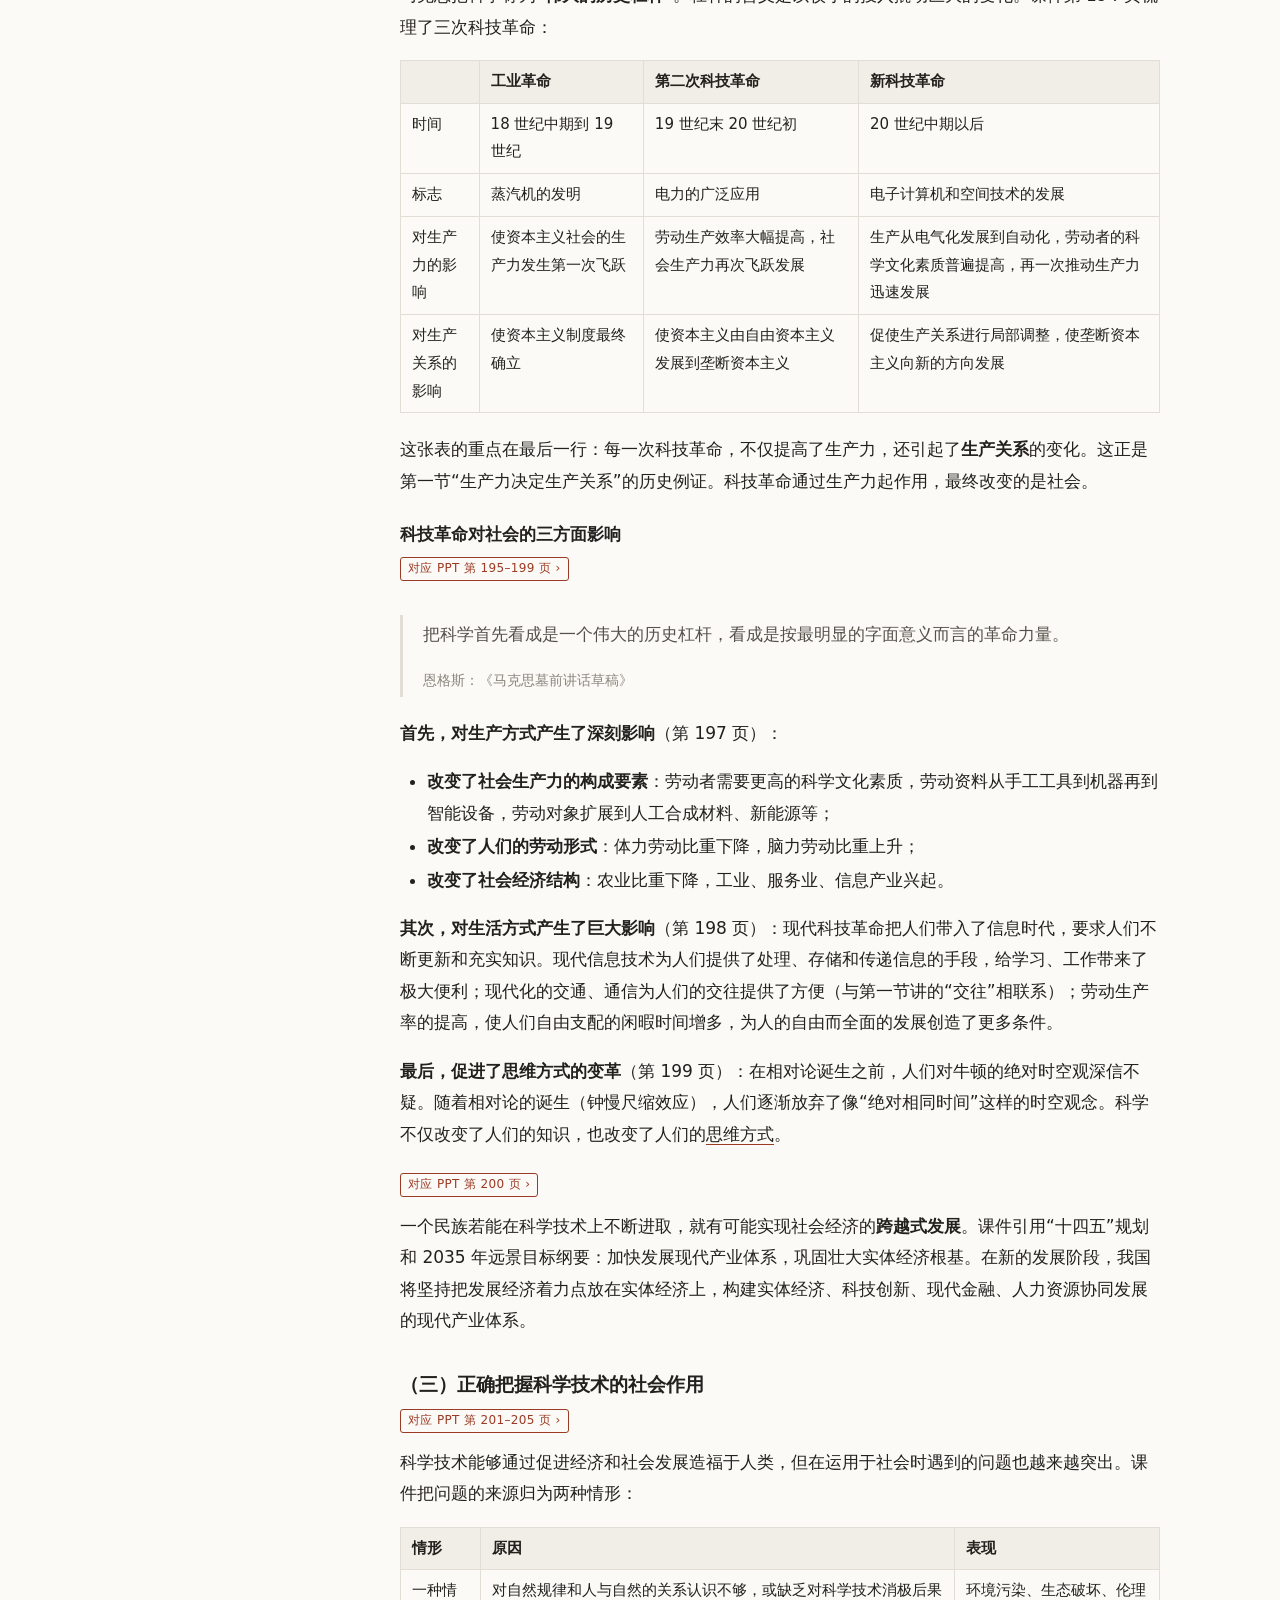
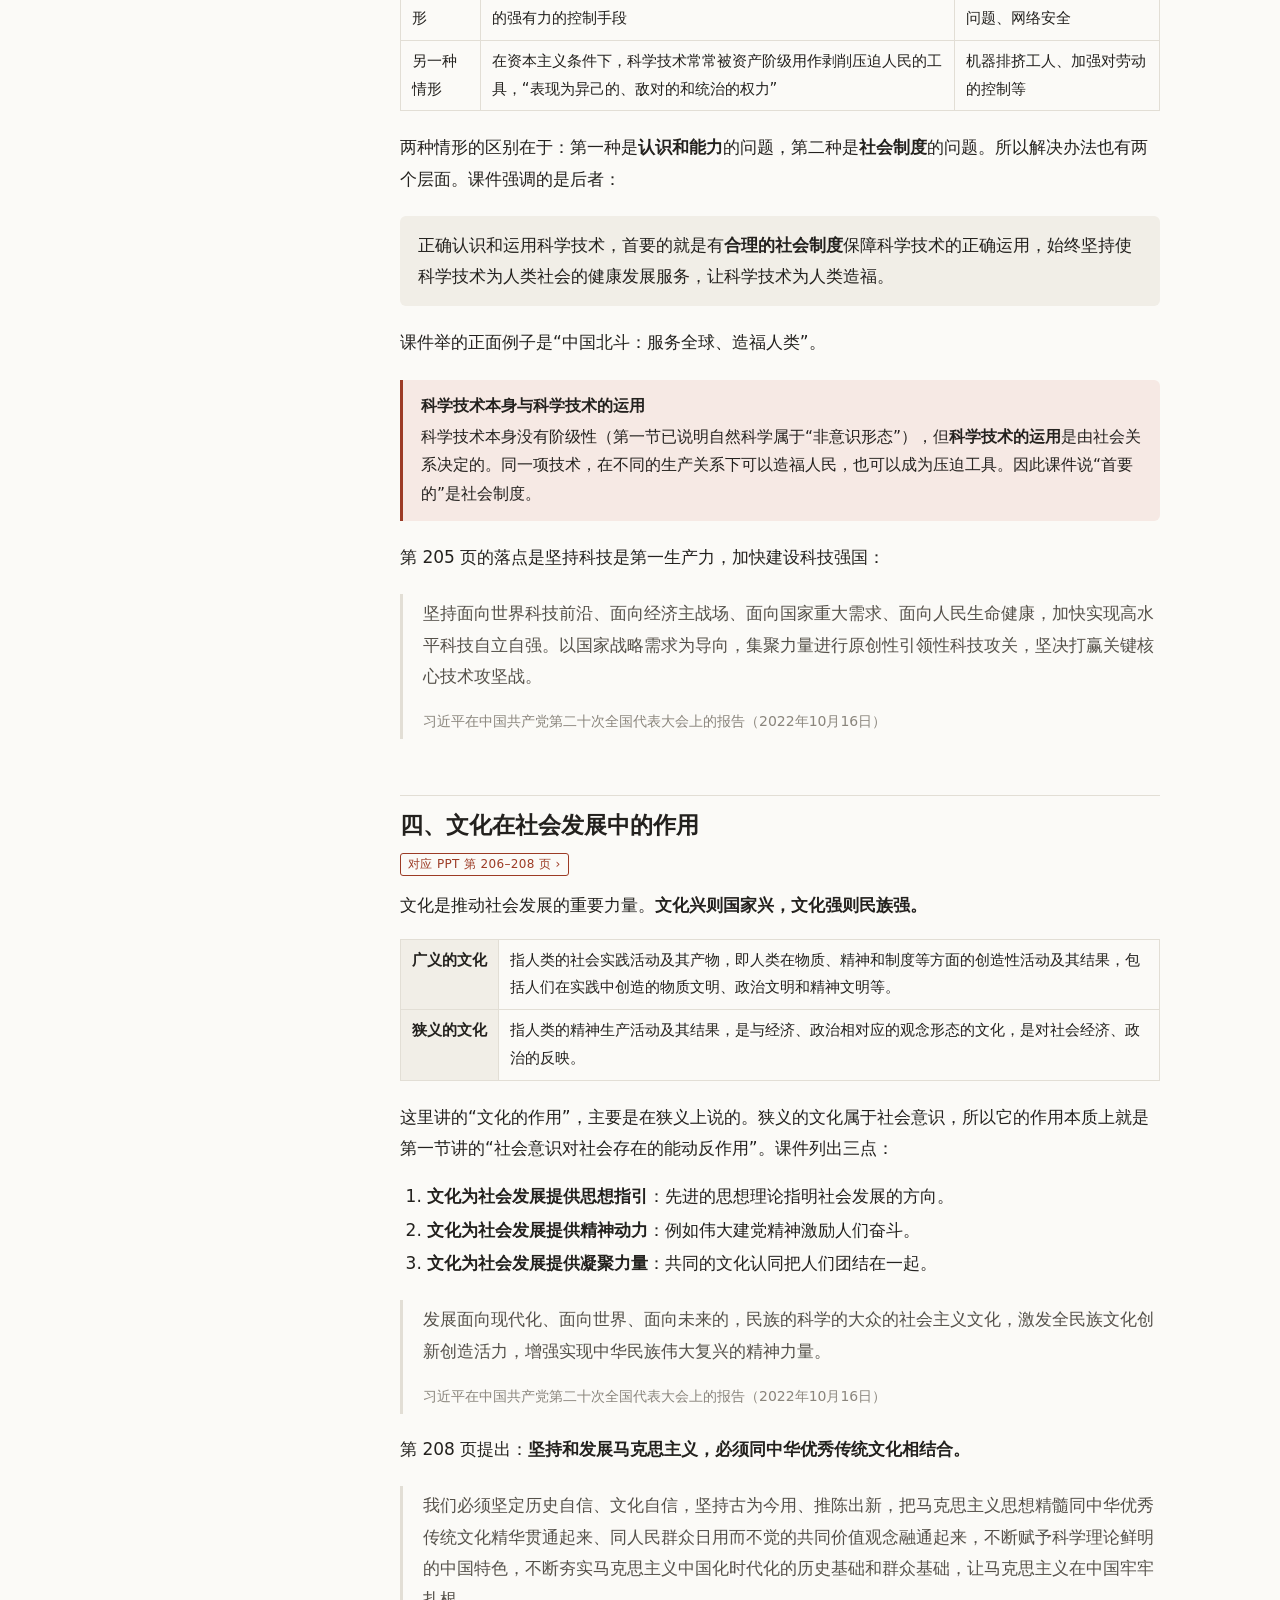
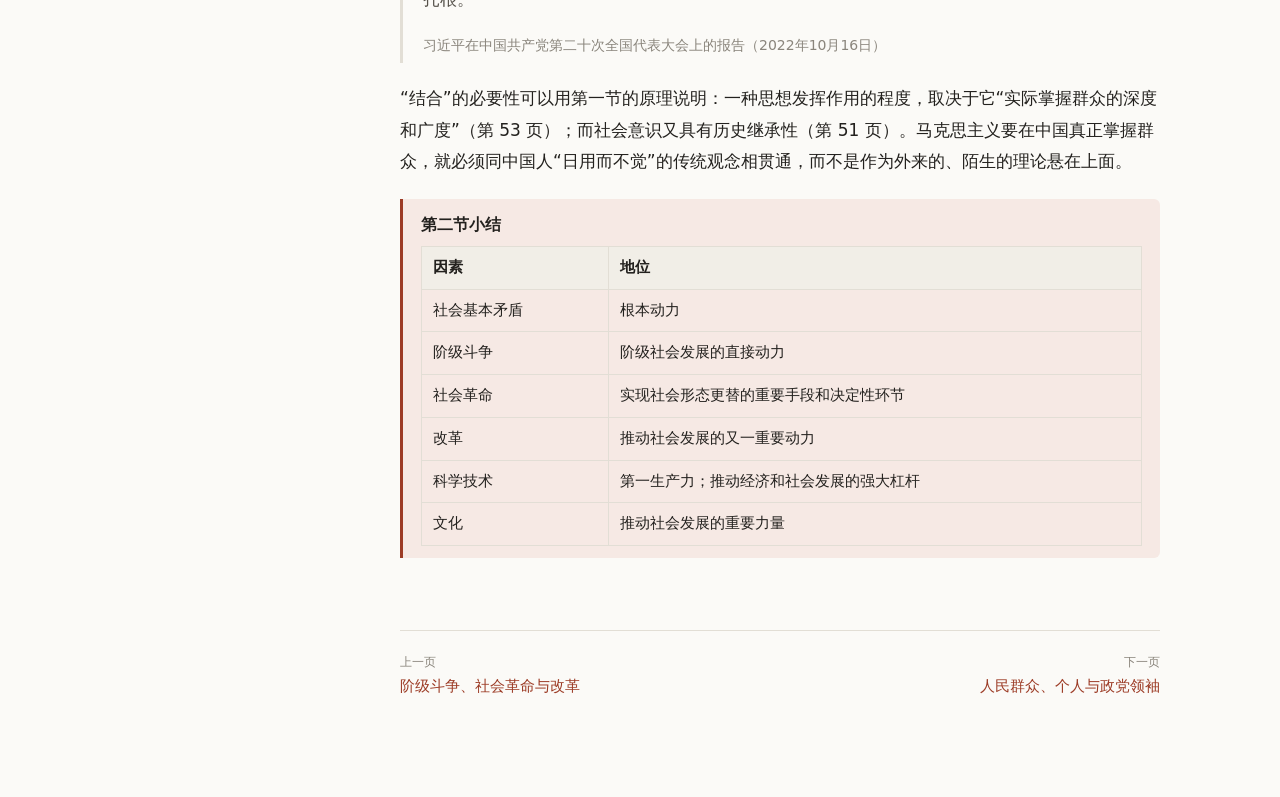
<file: 2-3.html>
<!doctype html>
<html lang="zh-CN">
<head>
<meta charset="utf-8">
<meta name="viewport" content="width=device-width, initial-scale=1">
<title>科学技术与文化的作用</title>
<link rel="stylesheet" href="assets/style.css">
</head>
<body>
<main><div class="page">

<h1>科学技术、文化在社会发展中的作用</h1>
<p class="lead">第二节　社会历史发展的动力 · 三、四</p>

<h2 id="tech-why">三、科学技术在社会发展中的作用</h2>
<div class="ppt" data-ppt="187-188">对应 PPT 第 187–188 页</div>

<p>课件第 187 页以<strong>“科学技术是第一生产力”</strong>这一论断开头。</p>
<p>背景是：20 世纪 80 年代初，以高技术发展为核心的新一轮科技革命对社会生产力的提高产生了巨大影响，引起了经济、社会、军事等领域的深刻变化。为了适应和迎接科技革命的挑战，世界很多国家都在寻找对策和出路，积极发展科学技术。“科学技术是第一生产力”这一论断，就是邓小平在这一背景下提出的。</p>

<blockquote><p>在马克思看来，科学是一种在历史上起推动作用的、革命的力量。</p><footer>恩格斯：《在马克思墓前的讲话》</footer></blockquote>
<div class="def"><p>科学技术作为先进生产力的重要标志，是推动社会文明进步的重要力量。</p></div>

<p>科学技术成为第一生产力的原因可以概括为三点（第 1 点依据课件第 72 页，第 2、3 点为补充）：</p>
<ol>
<li>科学技术能够<strong>渗透</strong>到生产力的各个要素中（第一节第 72 页），提高劳动者素质、改进劳动资料、扩大劳动对象，从而成倍地放大生产力；</li>
<li>现代科学技术越来越走在生产前面，开辟新的生产领域（科技革命 → 产业革命）；</li>
<li>科学技术转化为现实生产力的周期越来越短，在经济增长中的贡献越来越大。</li>
</ol>

<h3>（一）科学技术的内涵</h3>
<div class="ppt" data-ppt="189-192">对应 PPT 第 189–192 页</div>

<p>“科学技术”是一个<strong>复合概念</strong>，由科学和技术两部分组成。课件用量子力学（科学）和量子通信（技术）做了对照。</p>

<table>
<tr><th>科学</th><td>对自然、社会和人类思维的正确认识，是反映客观事实和客观规律的<strong>知识体系</strong>及其相关的活动。<br>例：薛定谔方程是量子力学中的一个基本方程。</td></tr>
<tr><th>技术</th><td>有广义和狭义之分。广义的技术包括生产技术和非生产技术；狭义的技术就是指<strong>生产技术</strong>，即人类改造自然、进行生产的方法与手段。<br>例：灌钢法是中国早期炼钢技术一项最突出的成就。</td></tr>
</table>

<p>科学侧重认识世界，技术侧重改造世界。</p>

<div class="def"><p>当今时代，科学活动与技术活动的联系越来越紧密，出现了<strong>科学技术化和技术科学化</strong>的趋势，科学与技术日益融为一体，是辩证统一的整体。</p></div>
<p>“科学技术化”指科学研究越来越依赖先进的技术手段（大型对撞机、射电望远镜、超级计算机）；“技术科学化”指技术进步越来越以科学理论为先导，而不再主要靠工匠的经验积累。古代的灌钢法来自经验，今天的芯片工艺则离不开量子物理。</p>

<h3>（二）科技革命是推动经济和社会发展的强大杠杆</h3>
<div class="ppt" data-ppt="193-194">对应 PPT 第 193–194 页</div>

<p>马克思把科学称为“<strong>伟大的历史杠杆</strong>”。杠杆的含义是以较小的投入撬动巨大的变化。课件第 194 页梳理了三次科技革命：</p>

<table>
<tr><th></th><th>工业革命</th><th>第二次科技革命</th><th>新科技革命</th></tr>
<tr><td>时间</td><td>18 世纪中期到 19 世纪</td><td>19 世纪末 20 世纪初</td><td>20 世纪中期以后</td></tr>
<tr><td>标志</td><td>蒸汽机的发明</td><td>电力的广泛应用</td><td>电子计算机和空间技术的发展</td></tr>
<tr><td>对生产力的影响</td><td>使资本主义社会的生产力发生第一次飞跃</td><td>劳动生产效率大幅提高，社会生产力再次飞跃发展</td><td>生产从电气化发展到自动化，劳动者的科学文化素质普遍提高，再一次推动生产力迅速发展</td></tr>
<tr><td>对生产关系的影响</td><td>使资本主义制度最终确立</td><td>使资本主义由自由资本主义发展到垄断资本主义</td><td>促使生产关系进行局部调整，使垄断资本主义向新的方向发展</td></tr>
</table>

<p>这张表的重点在最后一行：每一次科技革命，不仅提高了生产力，还引起了<strong>生产关系</strong>的变化。这正是第一节“生产力决定生产关系”的历史例证。科技革命通过生产力起作用，最终改变的是社会。</p>

<h4>科技革命对社会的三方面影响</h4>
<div class="ppt" data-ppt="195-199">对应 PPT 第 195–199 页</div>

<blockquote><p>把科学首先看成是一个伟大的历史杠杆，看成是按最明显的字面意义而言的革命力量。</p><footer>恩格斯：《马克思墓前讲话草稿》</footer></blockquote>

<p><strong>首先，对生产方式产生了深刻影响</strong>（第 197 页）：</p>
<ul>
<li><strong>改变了社会生产力的构成要素</strong>：劳动者需要更高的科学文化素质，劳动资料从手工工具到机器再到智能设备，劳动对象扩展到人工合成材料、新能源等；</li>
<li><strong>改变了人们的劳动形式</strong>：体力劳动比重下降，脑力劳动比重上升；</li>
<li><strong>改变了社会经济结构</strong>：农业比重下降，工业、服务业、信息产业兴起。</li>
</ul>

<p><strong>其次，对生活方式产生了巨大影响</strong>（第 198 页）：现代科技革命把人们带入了信息时代，要求人们不断更新和充实知识。现代信息技术为人们提供了处理、存储和传递信息的手段，给学习、工作带来了极大便利；现代化的交通、通信为人们的交往提供了方便（与第一节讲的“交往”相联系）；劳动生产率的提高，使人们自由支配的闲暇时间增多，为人的自由而全面的发展创造了更多条件。</p>

<p><strong>最后，促进了思维方式的变革</strong>（第 199 页）：在相对论诞生之前，人们对牛顿的绝对时空观深信不疑。随着相对论的诞生（钟慢尺缩效应），人们逐渐放弃了像“绝对相同时间”这样的时空观念。科学不仅改变了人们的知识，也改变了人们的<em>思维方式</em>。</p>

<div class="ppt" data-ppt="200">对应 PPT 第 200 页</div>
<p>一个民族若能在科学技术上不断进取，就有可能实现社会经济的<strong>跨越式发展</strong>。课件引用“十四五”规划和 2035 年远景目标纲要：加快发展现代产业体系，巩固壮大实体经济根基。在新的发展阶段，我国将坚持把发展经济着力点放在实体经济上，构建实体经济、科技创新、现代金融、人力资源协同发展的现代产业体系。</p>

<h3>（三）正确把握科学技术的社会作用</h3>
<div class="ppt" data-ppt="201-205">对应 PPT 第 201–205 页</div>

<p>科学技术能够通过促进经济和社会发展造福于人类，但在运用于社会时遇到的问题也越来越突出。课件把问题的来源归为两种情形：</p>

<table>
<tr><th>情形</th><th>原因</th><th>表现</th></tr>
<tr><td>一种情形</td><td>对自然规律和人与自然的关系认识不够，或缺乏对科学技术消极后果的强有力的控制手段</td><td>环境污染、生态破坏、伦理问题、网络安全</td></tr>
<tr><td>另一种情形</td><td>在资本主义条件下，科学技术常常被资产阶级用作剥削压迫人民的工具，“表现为异己的、敌对的和统治的权力”</td><td>机器排挤工人、加强对劳动的控制等</td></tr>
</table>

<p>两种情形的区别在于：第一种是<strong>认识和能力</strong>的问题，第二种是<strong>社会制度</strong>的问题。所以解决办法也有两个层面。课件强调的是后者：</p>
<div class="def"><p>正确认识和运用科学技术，首要的就是有<strong>合理的社会制度</strong>保障科学技术的正确运用，始终坚持使科学技术为人类社会的健康发展服务，让科学技术为人类造福。</p></div>
<p>课件举的正面例子是“中国北斗：服务全球、造福人类”。</p>

<div class="note">
<span class="t">科学技术本身与科学技术的运用</span>
<p>科学技术本身没有阶级性（第一节已说明自然科学属于“非意识形态”），但<strong>科学技术的运用</strong>是由社会关系决定的。同一项技术，在不同的生产关系下可以造福人民，也可以成为压迫工具。因此课件说“首要的”是社会制度。</p>
</div>

<p>第 205 页的落点是坚持科技是第一生产力，加快建设科技强国：</p>
<blockquote><p>坚持面向世界科技前沿、面向经济主战场、面向国家重大需求、面向人民生命健康，加快实现高水平科技自立自强。以国家战略需求为导向，集聚力量进行原创性引领性科技攻关，坚决打赢关键核心技术攻坚战。</p><footer>习近平在中国共产党第二十次全国代表大会上的报告（2022年10月16日）</footer></blockquote>

<h2 id="culture">四、文化在社会发展中的作用</h2>
<div class="ppt" data-ppt="206-208">对应 PPT 第 206–208 页</div>

<p>文化是推动社会发展的重要力量。<strong>文化兴则国家兴，文化强则民族强。</strong></p>

<table>
<tr><th>广义的文化</th><td>指人类的社会实践活动及其产物，即人类在物质、精神和制度等方面的创造性活动及其结果，包括人们在实践中创造的物质文明、政治文明和精神文明等。</td></tr>
<tr><th>狭义的文化</th><td>指人类的精神生产活动及其结果，是与经济、政治相对应的观念形态的文化，是对社会经济、政治的反映。</td></tr>
</table>

<p>这里讲的“文化的作用”，主要是在狭义上说的。狭义的文化属于社会意识，所以它的作用本质上就是第一节讲的“社会意识对社会存在的能动反作用”。课件列出三点：</p>
<ol>
<li><strong>文化为社会发展提供思想指引</strong>：先进的思想理论指明社会发展的方向。</li>
<li><strong>文化为社会发展提供精神动力</strong>：例如伟大建党精神激励人们奋斗。</li>
<li><strong>文化为社会发展提供凝聚力量</strong>：共同的文化认同把人们团结在一起。</li>
</ol>

<blockquote><p>发展面向现代化、面向世界、面向未来的，民族的科学的大众的社会主义文化，激发全民族文化创新创造活力，增强实现中华民族伟大复兴的精神力量。</p><footer>习近平在中国共产党第二十次全国代表大会上的报告（2022年10月16日）</footer></blockquote>

<p>第 208 页提出：<strong>坚持和发展马克思主义，必须同中华优秀传统文化相结合。</strong></p>
<blockquote><p>我们必须坚定历史自信、文化自信，坚持古为今用、推陈出新，把马克思主义思想精髓同中华优秀传统文化精华贯通起来、同人民群众日用而不觉的共同价值观念融通起来，不断赋予科学理论鲜明的中国特色，不断夯实马克思主义中国化时代化的历史基础和群众基础，让马克思主义在中国牢牢扎根。</p><footer>习近平在中国共产党第二十次全国代表大会上的报告（2022年10月16日）</footer></blockquote>

<p>“结合”的必要性可以用第一节的原理说明：一种思想发挥作用的程度，取决于它“实际掌握群众的深度和广度”（第 53 页）；而社会意识又具有历史继承性（第 51 页）。马克思主义要在中国真正掌握群众，就必须同中国人“日用而不觉”的传统观念相贯通，而不是作为外来的、陌生的理论悬在上面。</p>

<div class="note">
<span class="t">第二节小结</span>
<table style="display:table;margin:.4em 0 0">
<tr><th>因素</th><th>地位</th></tr>
<tr><td>社会基本矛盾</td><td>根本动力</td></tr>
<tr><td>阶级斗争</td><td>阶级社会发展的直接动力</td></tr>
<tr><td>社会革命</td><td>实现社会形态更替的重要手段和决定性环节</td></tr>
<tr><td>改革</td><td>推动社会发展的又一重要动力</td></tr>
<tr><td>科学技术</td><td>第一生产力；推动经济和社会发展的强大杠杆</td></tr>
<tr><td>文化</td><td>推动社会发展的重要力量</td></tr>
</table>
</div>

</div></main>
<script src="assets/site.js"></script>
</body>
</html>
</file>
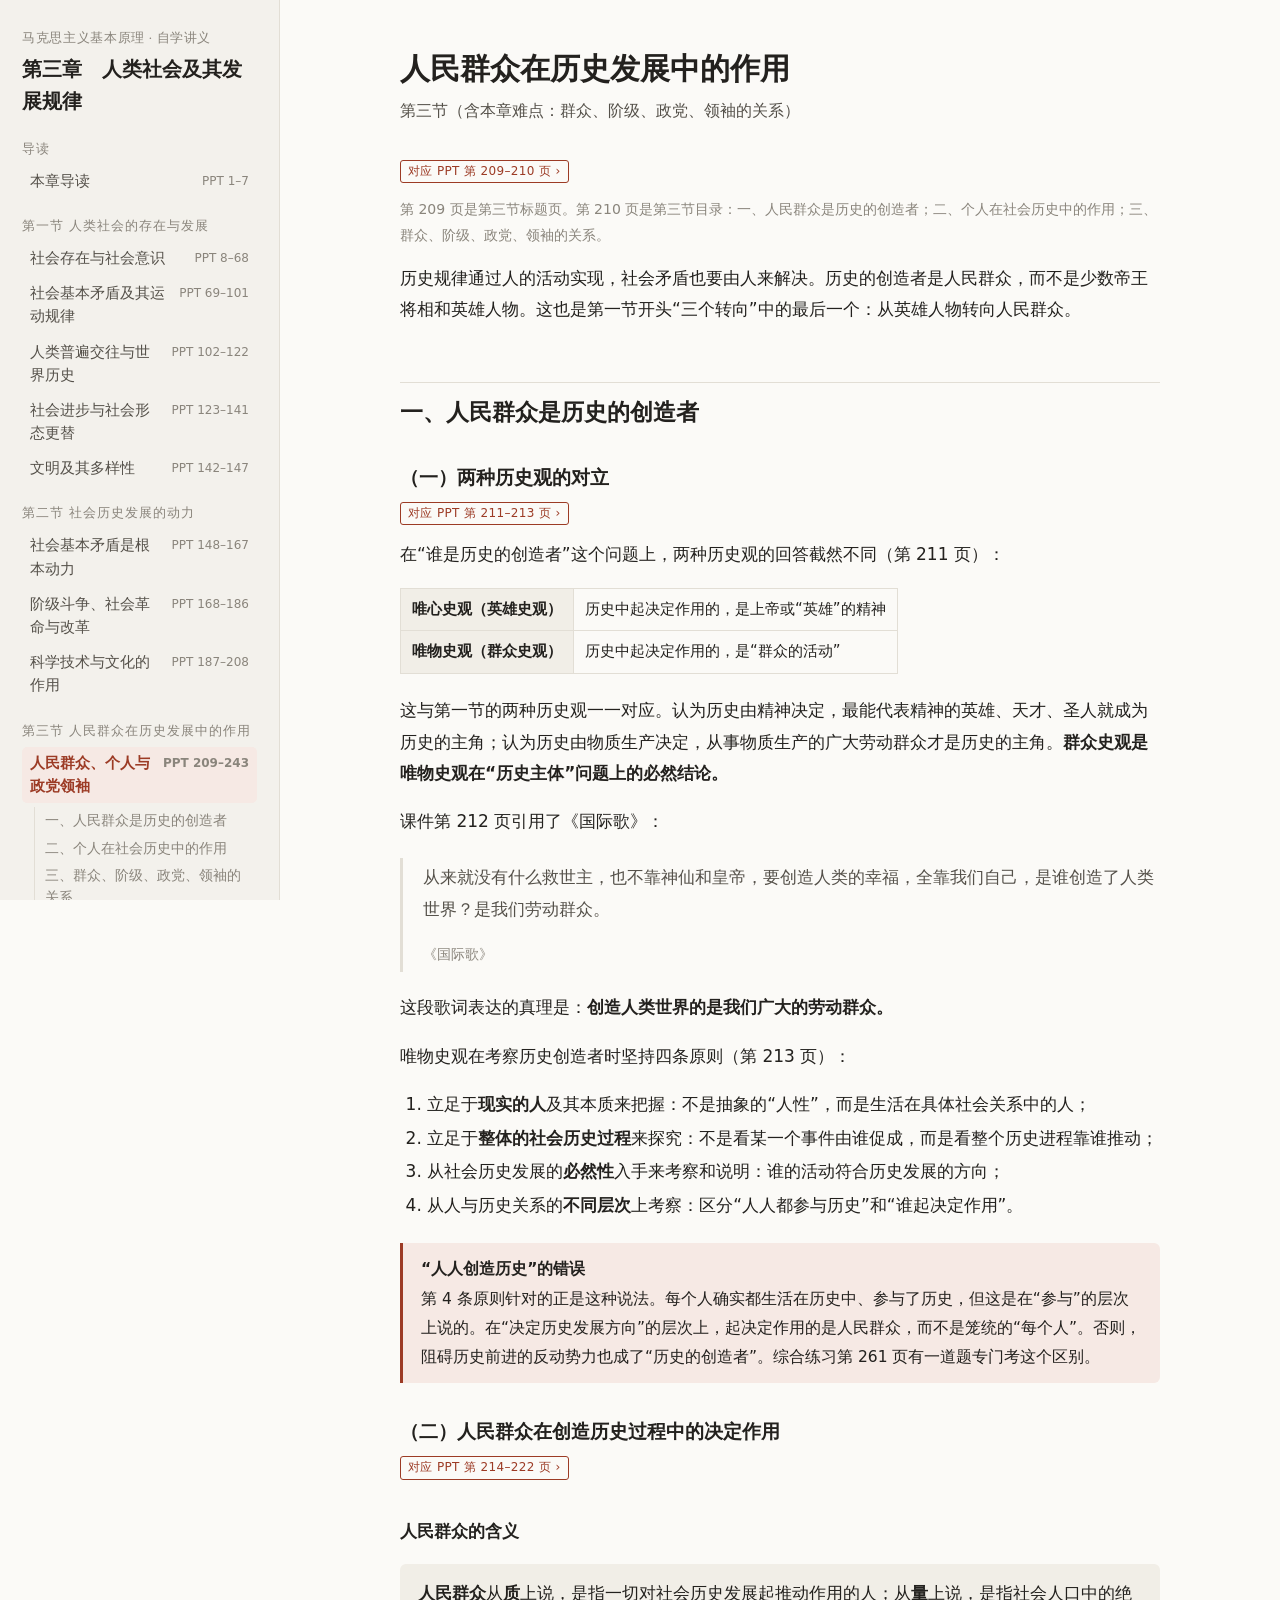
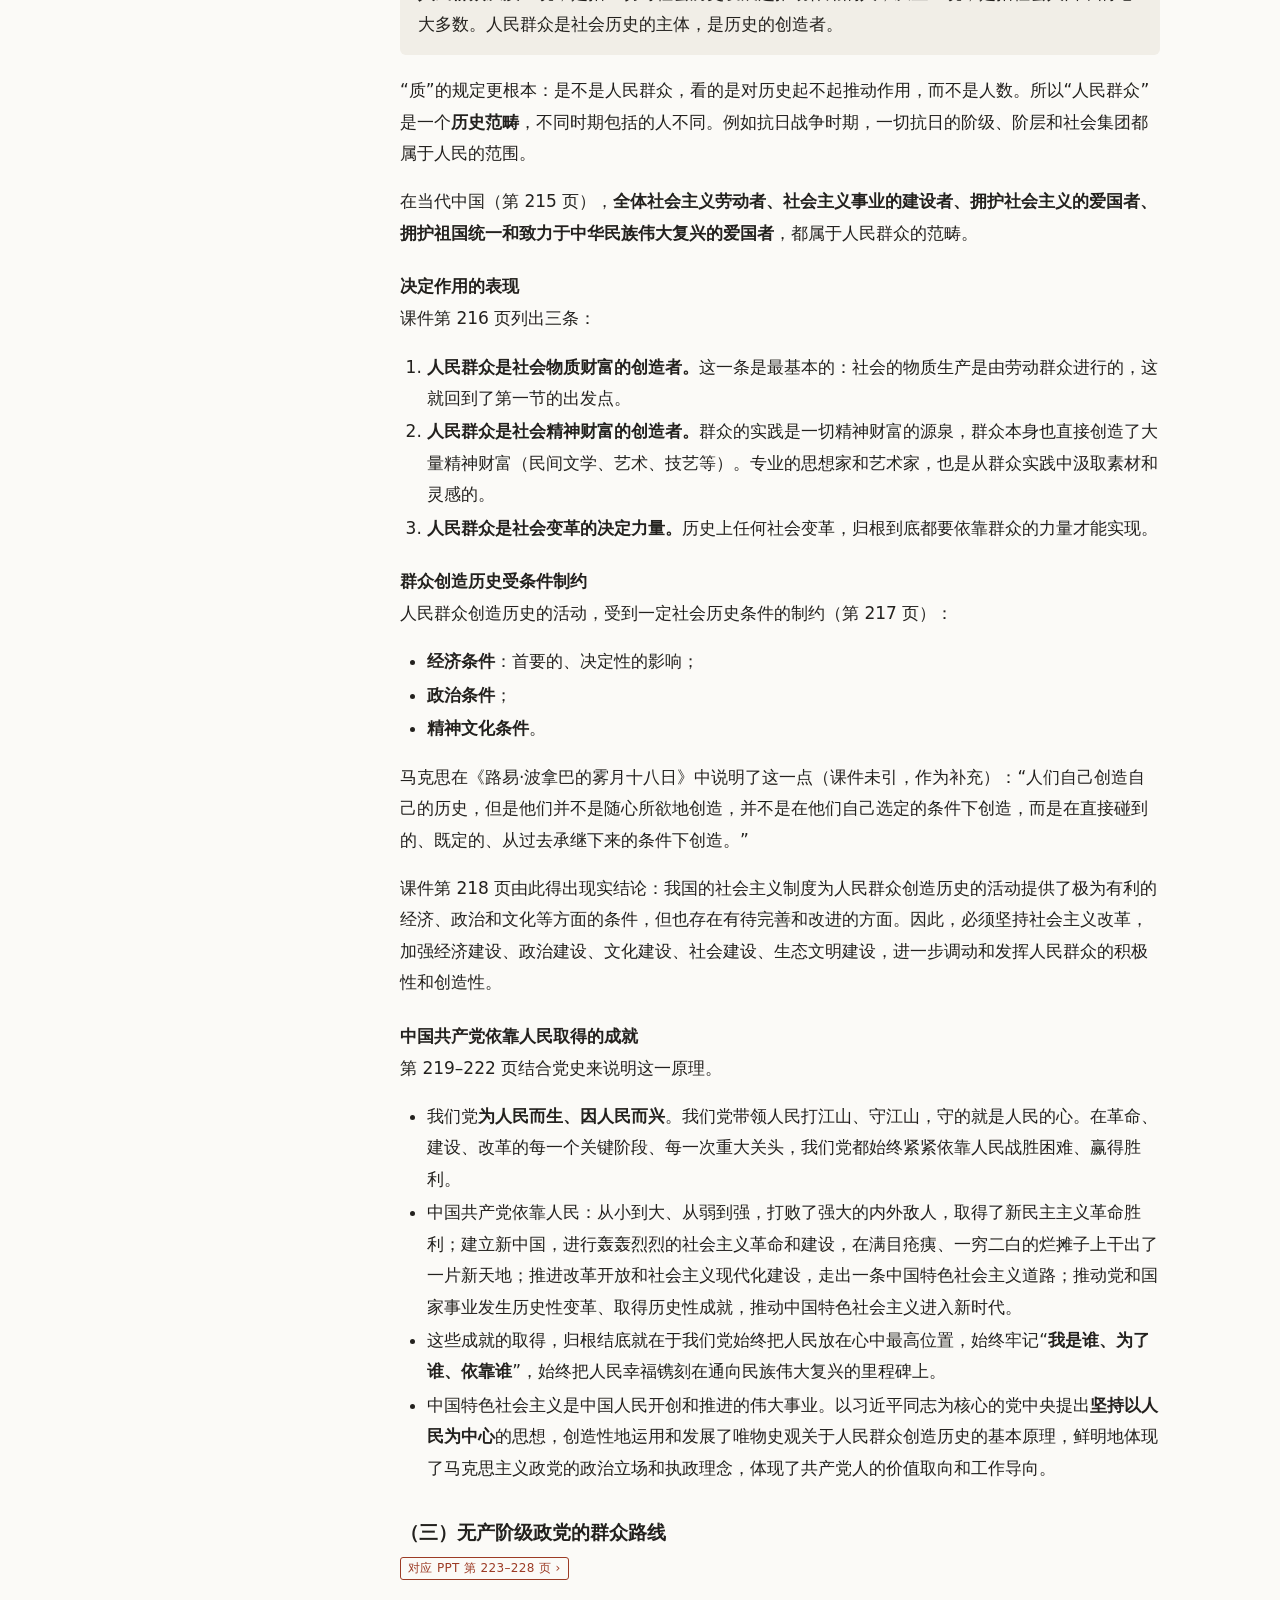
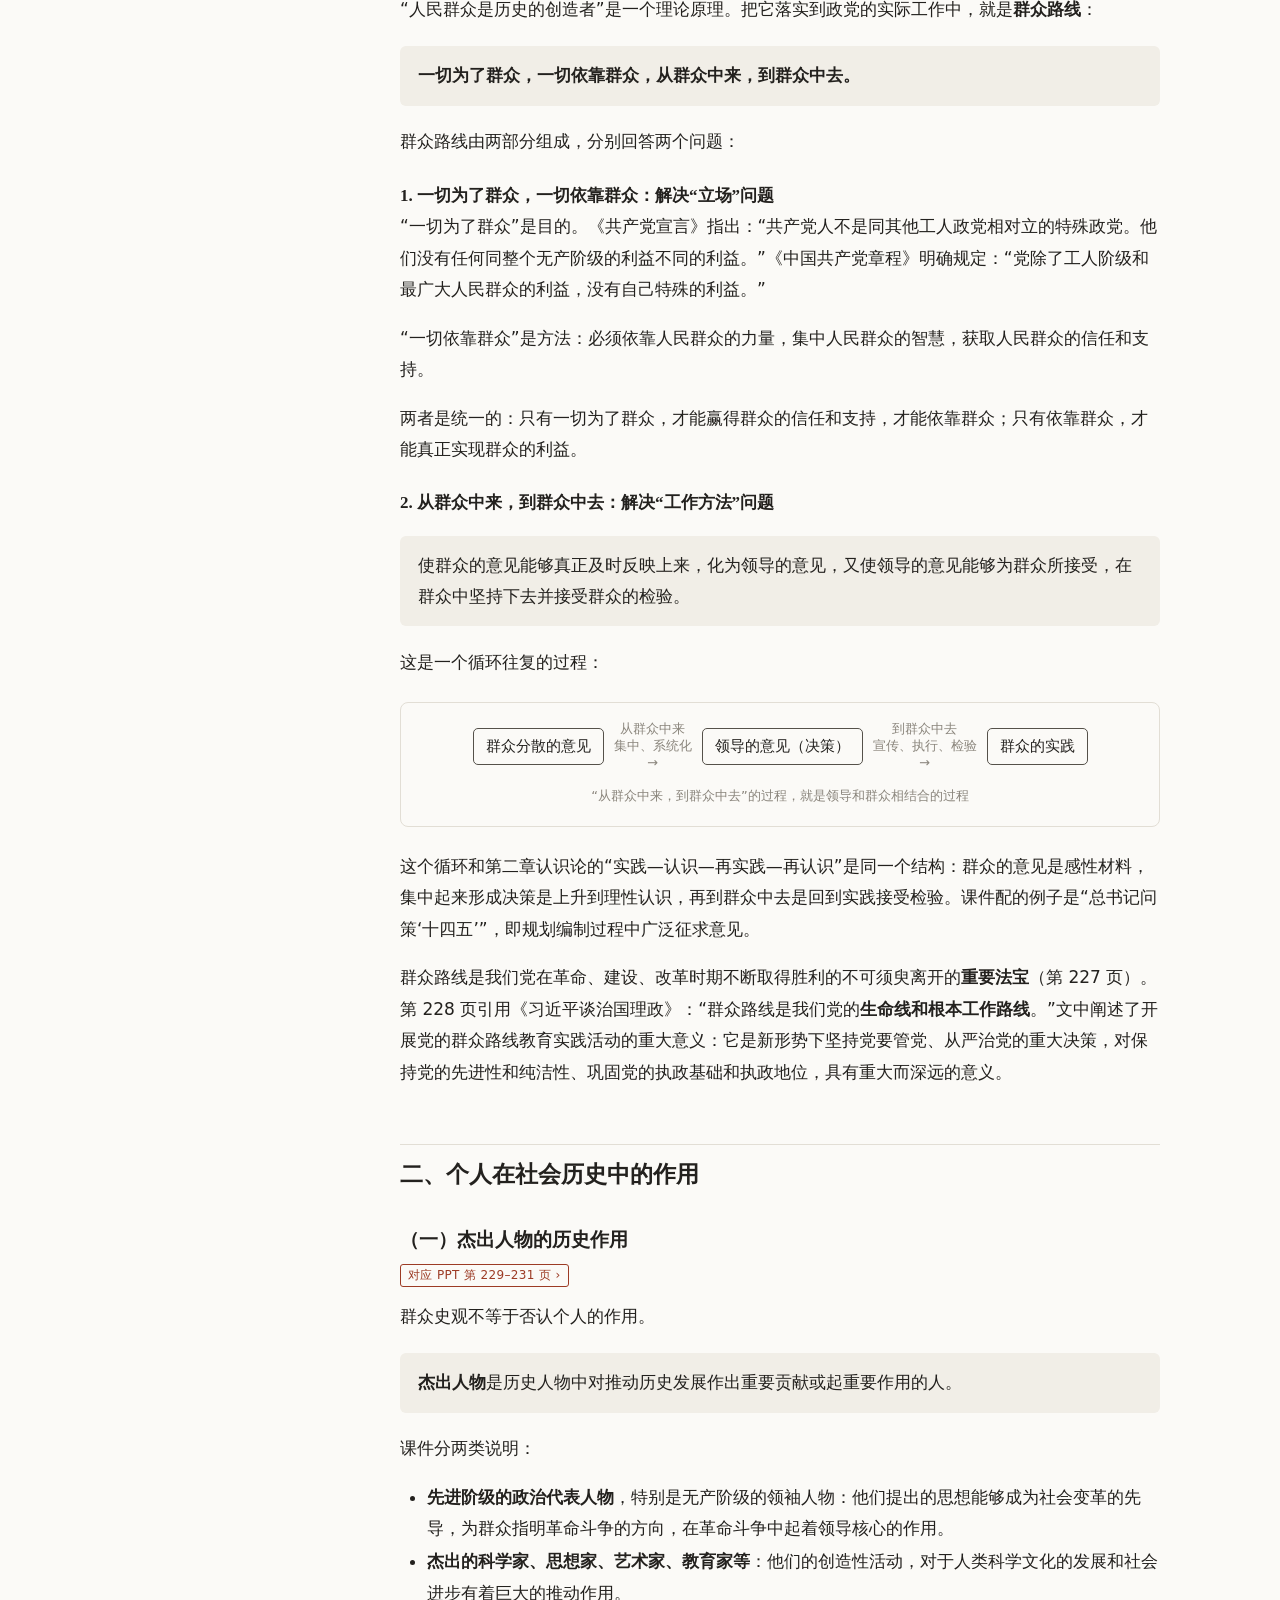
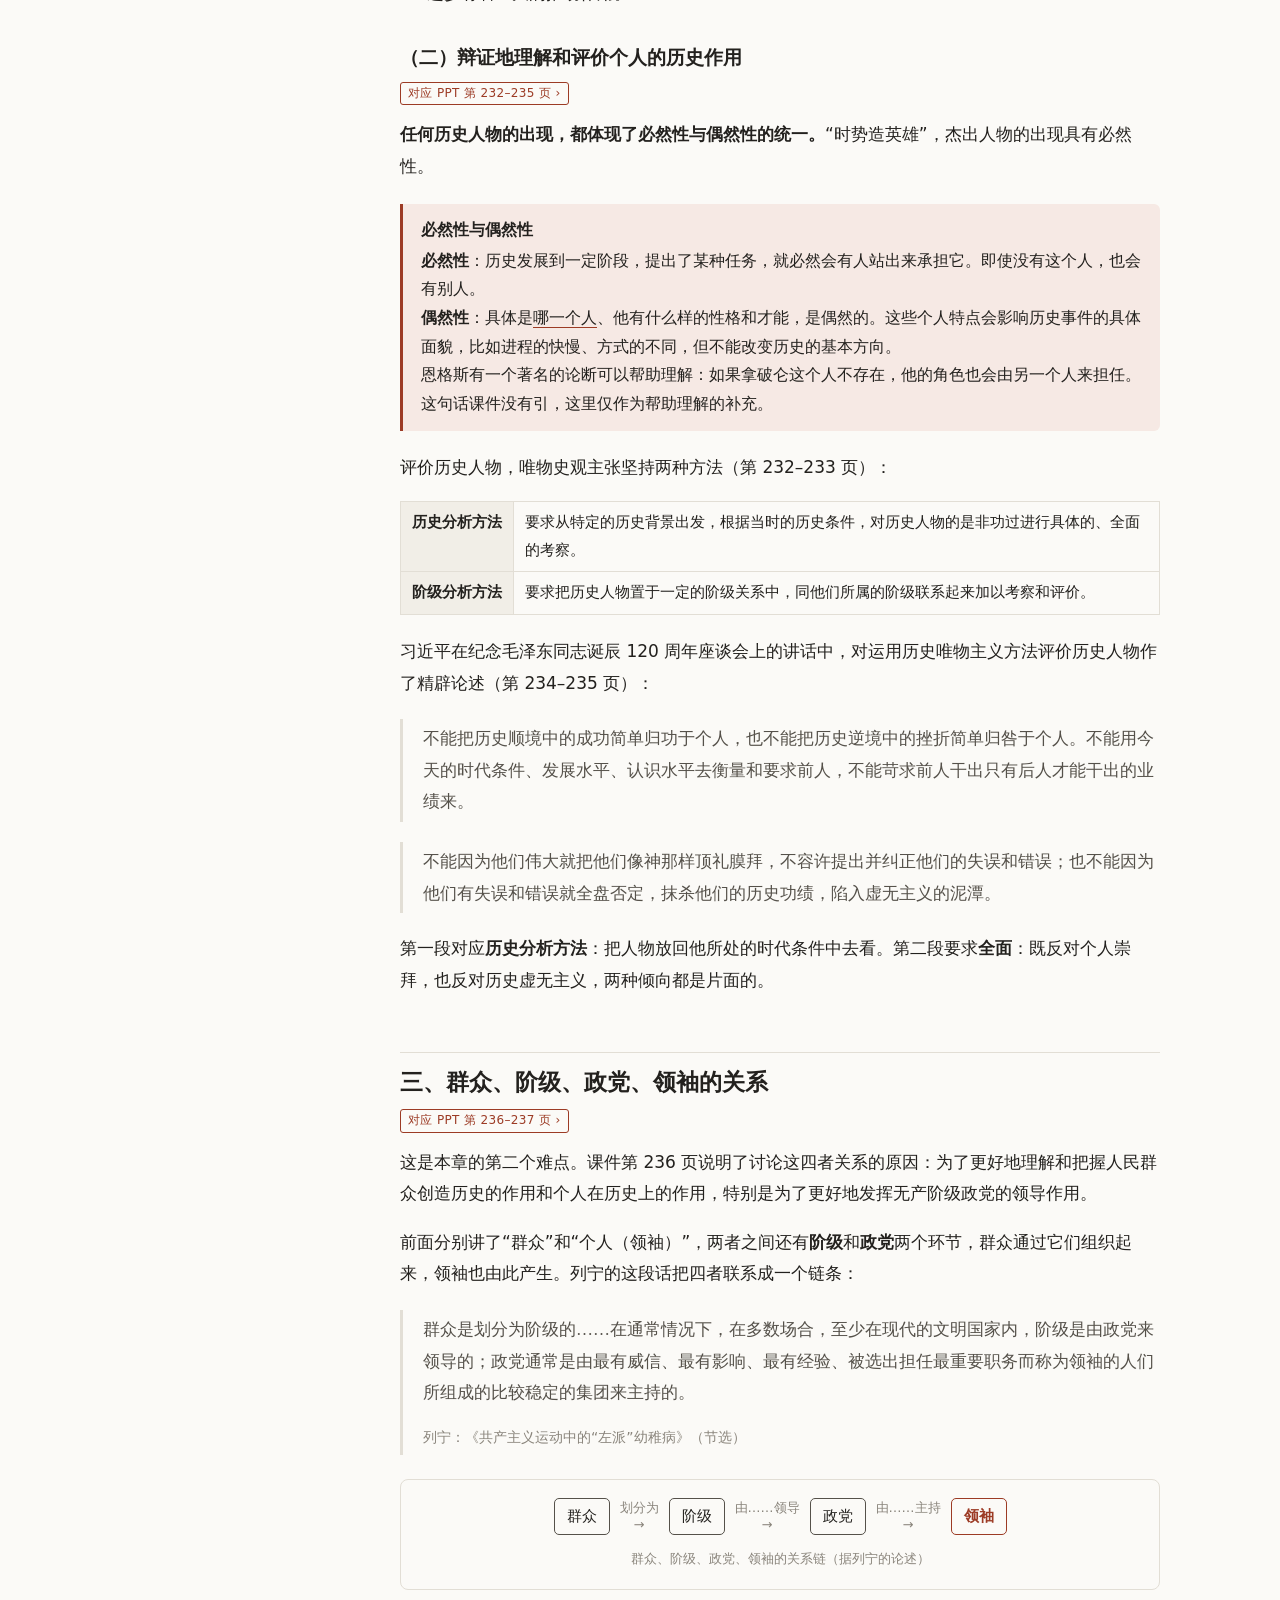
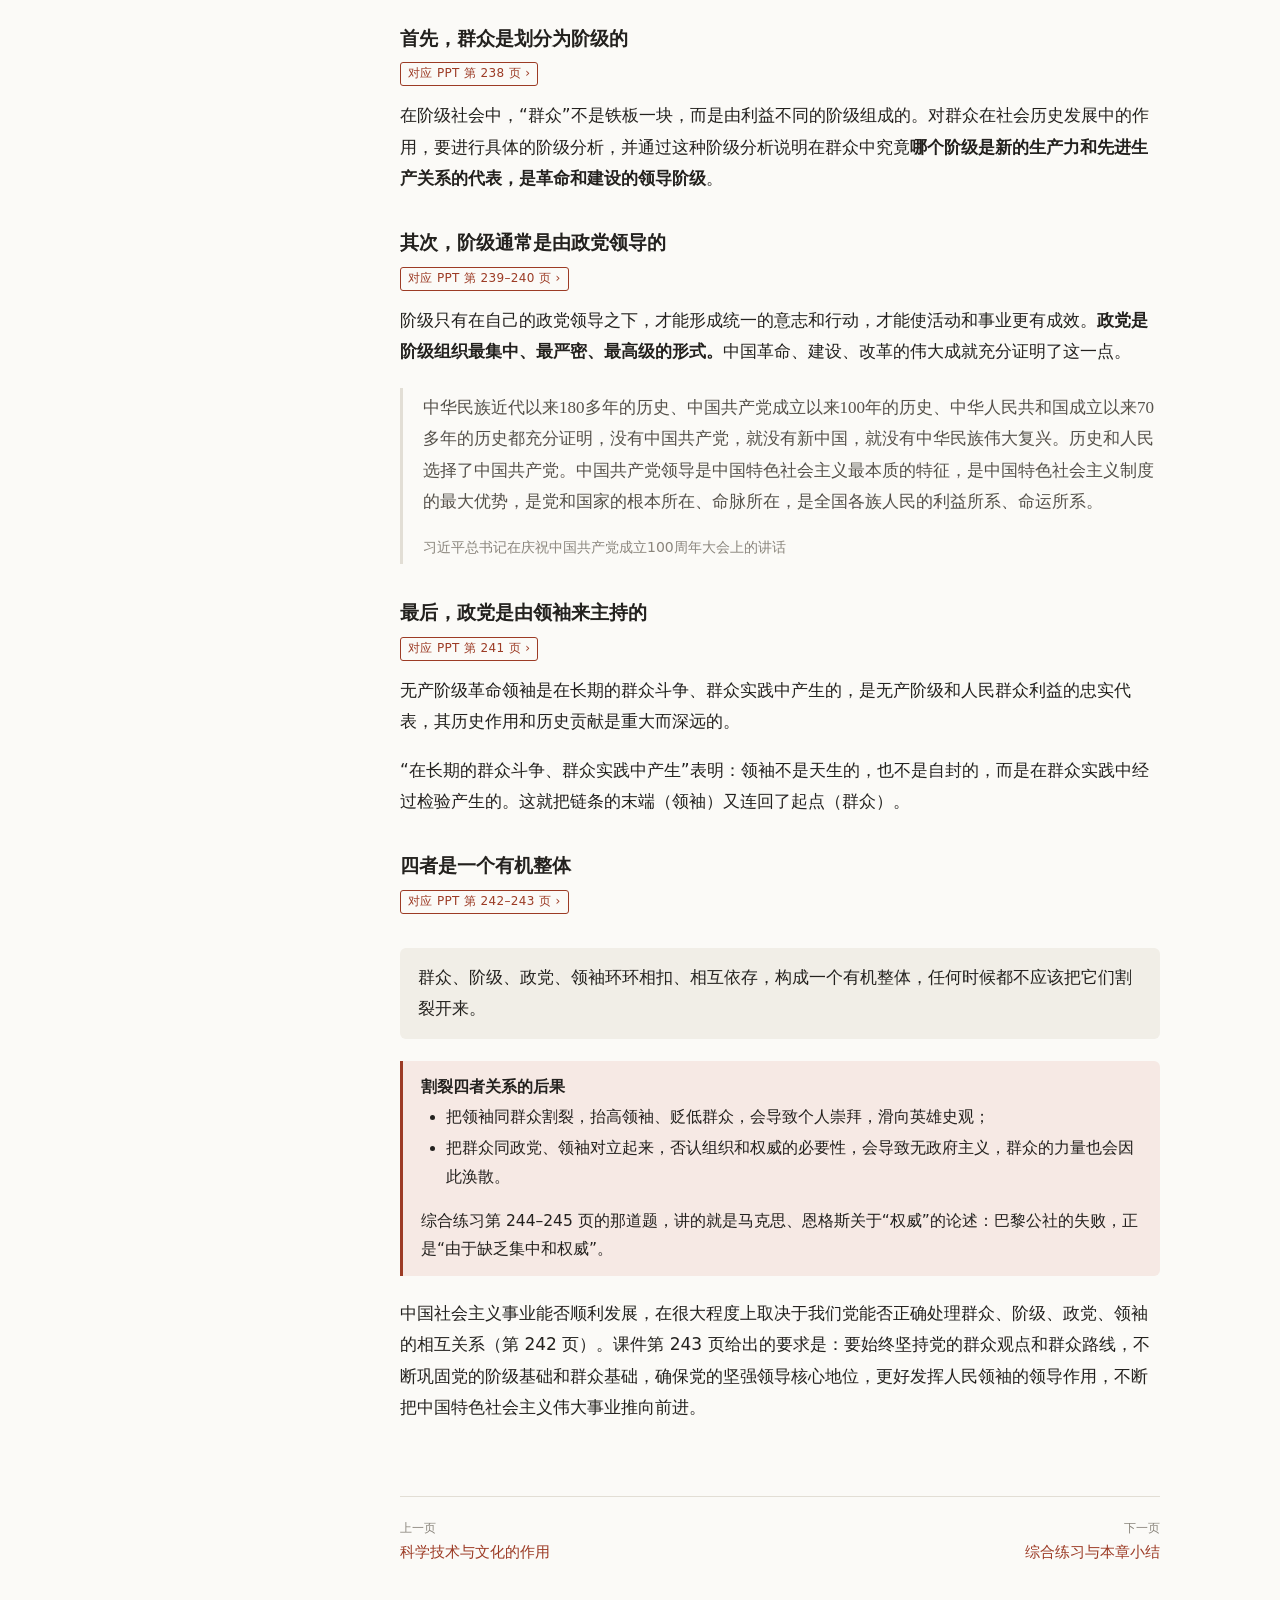
<file: 3-1.html>
<!doctype html>
<html lang="zh-CN">
<head>
<meta charset="utf-8">
<meta name="viewport" content="width=device-width, initial-scale=1">
<title>人民群众、个人与政党领袖</title>
<link rel="stylesheet" href="assets/style.css">
</head>
<body>
<main><div class="page">

<h1>人民群众在历史发展中的作用</h1>
<p class="lead">第三节（含本章难点：群众、阶级、政党、领袖的关系）</p>

<div class="ppt" data-ppt="209-210">对应 PPT 第 209–210 页</div>
<p class="minor">第 209 页是第三节标题页。第 210 页是第三节目录：一、人民群众是历史的创造者；二、个人在社会历史中的作用；三、群众、阶级、政党、领袖的关系。</p>

<p>历史规律通过人的活动实现，社会矛盾也要由人来解决。历史的创造者是人民群众，而不是少数帝王将相和英雄人物。这也是第一节开头“三个转向”中的最后一个：从英雄人物转向人民群众。</p>

<h2 id="creator">一、人民群众是历史的创造者</h2>

<h3>（一）两种历史观的对立</h3>
<div class="ppt" data-ppt="211-213">对应 PPT 第 211–213 页</div>

<p>在“谁是历史的创造者”这个问题上，两种历史观的回答截然不同（第 211 页）：</p>
<table>
<tr><th>唯心史观（英雄史观）</th><td>历史中起决定作用的，是上帝或“英雄”的精神</td></tr>
<tr><th>唯物史观（群众史观）</th><td>历史中起决定作用的，是“群众的活动”</td></tr>
</table>

<p>这与第一节的两种历史观一一对应。认为历史由精神决定，最能代表精神的英雄、天才、圣人就成为历史的主角；认为历史由物质生产决定，从事物质生产的广大劳动群众才是历史的主角。<strong>群众史观是唯物史观在“历史主体”问题上的必然结论。</strong></p>

<p>课件第 212 页引用了《国际歌》：</p>
<blockquote><p>从来就没有什么救世主，也不靠神仙和皇帝，要创造人类的幸福，全靠我们自己，是谁创造了人类世界？是我们劳动群众。</p><footer>《国际歌》</footer></blockquote>
<p>这段歌词表达的真理是：<strong>创造人类世界的是我们广大的劳动群众。</strong></p>

<p>唯物史观在考察历史创造者时坚持四条原则（第 213 页）：</p>
<ol>
<li>立足于<strong>现实的人</strong>及其本质来把握：不是抽象的“人性”，而是生活在具体社会关系中的人；</li>
<li>立足于<strong>整体的社会历史过程</strong>来探究：不是看某一个事件由谁促成，而是看整个历史进程靠谁推动；</li>
<li>从社会历史发展的<strong>必然性</strong>入手来考察和说明：谁的活动符合历史发展的方向；</li>
<li>从人与历史关系的<strong>不同层次</strong>上考察：区分“人人都参与历史”和“谁起决定作用”。</li>
</ol>

<div class="note">
<span class="t">“人人创造历史”的错误</span>
<p>第 4 条原则针对的正是这种说法。每个人确实都生活在历史中、参与了历史，但这是在“参与”的层次上说的。在“决定历史发展方向”的层次上，起决定作用的是人民群众，而不是笼统的“每个人”。否则，阻碍历史前进的反动势力也成了“历史的创造者”。综合练习第 261 页有一道题专门考这个区别。</p>
</div>

<h3>（二）人民群众在创造历史过程中的决定作用</h3>
<div class="ppt" data-ppt="214-222">对应 PPT 第 214–222 页</div>

<h4>人民群众的含义</h4>
<div class="def">
<p><strong>人民群众</strong>从<strong>质</strong>上说，是指一切对社会历史发展起推动作用的人；从<strong>量</strong>上说，是指社会人口中的绝大多数。人民群众是社会历史的主体，是历史的创造者。</p>
</div>
<p>“质”的规定更根本：是不是人民群众，看的是对历史起不起推动作用，而不是人数。所以“人民群众”是一个<strong>历史范畴</strong>，不同时期包括的人不同。例如抗日战争时期，一切抗日的阶级、阶层和社会集团都属于人民的范围。</p>

<p>在当代中国（第 215 页），<strong>全体社会主义劳动者、社会主义事业的建设者、拥护社会主义的爱国者、拥护祖国统一和致力于中华民族伟大复兴的爱国者</strong>，都属于人民群众的范畴。</p>

<h4>决定作用的表现</h4>
<p>课件第 216 页列出三条：</p>
<ol>
<li><strong>人民群众是社会物质财富的创造者。</strong>这一条是最基本的：社会的物质生产是由劳动群众进行的，这就回到了第一节的出发点。</li>
<li><strong>人民群众是社会精神财富的创造者。</strong>群众的实践是一切精神财富的源泉，群众本身也直接创造了大量精神财富（民间文学、艺术、技艺等）。专业的思想家和艺术家，也是从群众实践中汲取素材和灵感的。</li>
<li><strong>人民群众是社会变革的决定力量。</strong>历史上任何社会变革，归根到底都要依靠群众的力量才能实现。</li>
</ol>

<h4>群众创造历史受条件制约</h4>
<p>人民群众创造历史的活动，受到一定社会历史条件的制约（第 217 页）：</p>
<ul>
<li><strong>经济条件</strong>：首要的、决定性的影响；</li>
<li><strong>政治条件</strong>；</li>
<li><strong>精神文化条件</strong>。</li>
</ul>
<p>马克思在《路易·波拿巴的雾月十八日》中说明了这一点（课件未引，作为补充）：“人们自己创造自己的历史，但是他们并不是随心所欲地创造，并不是在他们自己选定的条件下创造，而是在直接碰到的、既定的、从过去承继下来的条件下创造。”</p>

<p>课件第 218 页由此得出现实结论：我国的社会主义制度为人民群众创造历史的活动提供了极为有利的经济、政治和文化等方面的条件，但也存在有待完善和改进的方面。因此，必须坚持社会主义改革，加强经济建设、政治建设、文化建设、社会建设、生态文明建设，进一步调动和发挥人民群众的积极性和创造性。</p>

<h4>中国共产党依靠人民取得的成就</h4>
<p>第 219–222 页结合党史来说明这一原理。</p>
<ul>
<li>我们党<strong>为人民而生、因人民而兴</strong>。我们党带领人民打江山、守江山，守的就是人民的心。在革命、建设、改革的每一个关键阶段、每一次重大关头，我们党都始终紧紧依靠人民战胜困难、赢得胜利。</li>
<li>中国共产党依靠人民：从小到大、从弱到强，打败了强大的内外敌人，取得了新民主主义革命胜利；建立新中国，进行轰轰烈烈的社会主义革命和建设，在满目疮痍、一穷二白的烂摊子上干出了一片新天地；推进改革开放和社会主义现代化建设，走出一条中国特色社会主义道路；推动党和国家事业发生历史性变革、取得历史性成就，推动中国特色社会主义进入新时代。</li>
<li>这些成就的取得，归根结底就在于我们党始终把人民放在心中最高位置，始终牢记“<strong>我是谁、为了谁、依靠谁</strong>”，始终把人民幸福镌刻在通向民族伟大复兴的里程碑上。</li>
<li>中国特色社会主义是中国人民开创和推进的伟大事业。以习近平同志为核心的党中央提出<strong>坚持以人民为中心</strong>的思想，创造性地运用和发展了唯物史观关于人民群众创造历史的基本原理，鲜明地体现了马克思主义政党的政治立场和执政理念，体现了共产党人的价值取向和工作导向。</li>
</ul>

<h3>（三）无产阶级政党的群众路线</h3>
<div class="ppt" data-ppt="223-228">对应 PPT 第 223–228 页</div>

<p>“人民群众是历史的创造者”是一个理论原理。把它落实到政党的实际工作中，就是<strong>群众路线</strong>：</p>
<div class="def"><p><strong>一切为了群众，一切依靠群众，从群众中来，到群众中去。</strong></p></div>
<p>群众路线由两部分组成，分别回答两个问题：</p>

<h4>1. 一切为了群众，一切依靠群众：解决“立场”问题</h4>
<p>“一切为了群众”是目的。《共产党宣言》指出：“共产党人不是同其他工人政党相对立的特殊政党。他们没有任何同整个无产阶级的利益不同的利益。”《中国共产党章程》明确规定：“党除了工人阶级和最广大人民群众的利益，没有自己特殊的利益。”</p>
<p>“一切依靠群众”是方法：必须依靠人民群众的力量，集中人民群众的智慧，获取人民群众的信任和支持。</p>
<p>两者是统一的：只有一切为了群众，才能赢得群众的信任和支持，才能依靠群众；只有依靠群众，才能真正实现群众的利益。</p>

<h4>2. 从群众中来，到群众中去：解决“工作方法”问题</h4>
<div class="def"><p>使群众的意见能够真正及时反映上来，化为领导的意见，又使领导的意见能够为群众所接受，在群众中坚持下去并接受群众的检验。</p></div>
<p>这是一个循环往复的过程：</p>
<div class="fig">
<div class="row">
  <div class="box">群众分散的意见</div>
  <div class="arr">从群众中来<br>集中、系统化<br><i class="ar"></i></div>
  <div class="box">领导的意见（决策）</div>
  <div class="arr">到群众中去<br>宣传、执行、检验<br><i class="ar"></i></div>
  <div class="box">群众的实践</div>
</div>
<div class="cap">“从群众中来，到群众中去”的过程，就是领导和群众相结合的过程</div>
</div>
<p>这个循环和第二章认识论的“实践—认识—再实践—再认识”是同一个结构：群众的意见是感性材料，集中起来形成决策是上升到理性认识，再到群众中去是回到实践接受检验。课件配的例子是“总书记问策‘十四五’”，即规划编制过程中广泛征求意见。</p>

<p>群众路线是我们党在革命、建设、改革时期不断取得胜利的不可须臾离开的<strong>重要法宝</strong>（第 227 页）。第 228 页引用《习近平谈治国理政》：“群众路线是我们党的<strong>生命线和根本工作路线</strong>。”文中阐述了开展党的群众路线教育实践活动的重大意义：它是新形势下坚持党要管党、从严治党的重大决策，对保持党的先进性和纯洁性、巩固党的执政基础和执政地位，具有重大而深远的意义。</p>

<h2 id="individual">二、个人在社会历史中的作用</h2>

<h3>（一）杰出人物的历史作用</h3>
<div class="ppt" data-ppt="229-231">对应 PPT 第 229–231 页</div>

<p>群众史观不等于否认个人的作用。</p>
<div class="def"><p><strong>杰出人物</strong>是历史人物中对推动历史发展作出重要贡献或起重要作用的人。</p></div>
<p>课件分两类说明：</p>
<ul>
<li><strong>先进阶级的政治代表人物</strong>，特别是无产阶级的领袖人物：他们提出的思想能够成为社会变革的先导，为群众指明革命斗争的方向，在革命斗争中起着领导核心的作用。</li>
<li><strong>杰出的科学家、思想家、艺术家、教育家等</strong>：他们的创造性活动，对于人类科学文化的发展和社会进步有着巨大的推动作用。</li>
</ul>

<h3>（二）辩证地理解和评价个人的历史作用</h3>
<div class="ppt" data-ppt="232-235">对应 PPT 第 232–235 页</div>

<p><strong>任何历史人物的出现，都体现了必然性与偶然性的统一。</strong>“时势造英雄”，杰出人物的出现具有必然性。</p>
<div class="note">
<span class="t">必然性与偶然性</span>
<p><strong>必然性</strong>：历史发展到一定阶段，提出了某种任务，就必然会有人站出来承担它。即使没有这个人，也会有别人。<br><strong>偶然性</strong>：具体是<em>哪一个人</em>、他有什么样的性格和才能，是偶然的。这些个人特点会影响历史事件的具体面貌，比如进程的快慢、方式的不同，但不能改变历史的基本方向。<br>恩格斯有一个著名的论断可以帮助理解：如果拿破仑这个人不存在，他的角色也会由另一个人来担任。这句话课件没有引，这里仅作为帮助理解的补充。</p>
</div>

<p>评价历史人物，唯物史观主张坚持两种方法（第 232–233 页）：</p>
<table>
<tr><th>历史分析方法</th><td>要求从特定的历史背景出发，根据当时的历史条件，对历史人物的是非功过进行具体的、全面的考察。</td></tr>
<tr><th>阶级分析方法</th><td>要求把历史人物置于一定的阶级关系中，同他们所属的阶级联系起来加以考察和评价。</td></tr>
</table>

<p>习近平在纪念毛泽东同志诞辰 120 周年座谈会上的讲话中，对运用历史唯物主义方法评价历史人物作了精辟论述（第 234–235 页）：</p>
<blockquote>
<p>不能把历史顺境中的成功简单归功于个人，也不能把历史逆境中的挫折简单归咎于个人。不能用今天的时代条件、发展水平、认识水平去衡量和要求前人，不能苛求前人干出只有后人才能干出的业绩来。</p>
</blockquote>
<blockquote>
<p>不能因为他们伟大就把他们像神那样顶礼膜拜，不容许提出并纠正他们的失误和错误；也不能因为他们有失误和错误就全盘否定，抹杀他们的历史功绩，陷入虚无主义的泥潭。</p>
</blockquote>

<p>第一段对应<strong>历史分析方法</strong>：把人物放回他所处的时代条件中去看。第二段要求<strong>全面</strong>：既反对个人崇拜，也反对历史虚无主义，两种倾向都是片面的。</p>

<h2 id="relation">三、群众、阶级、政党、领袖的关系</h2>
<div class="ppt" data-ppt="236-237">对应 PPT 第 236–237 页</div>

<p>这是本章的第二个难点。课件第 236 页说明了讨论这四者关系的原因：为了更好地理解和把握人民群众创造历史的作用和个人在历史上的作用，特别是为了更好地发挥无产阶级政党的领导作用。</p>
<p>前面分别讲了“群众”和“个人（领袖）”，两者之间还有<strong>阶级</strong>和<strong>政党</strong>两个环节，群众通过它们组织起来，领袖也由此产生。列宁的这段话把四者联系成一个链条：</p>

<blockquote>
<p>群众是划分为阶级的……在通常情况下，在多数场合，至少在现代的文明国家内，阶级是由政党来领导的；政党通常是由最有威信、最有影响、最有经验、被选出担任最重要职务而称为领袖的人们所组成的比较稳定的集团来主持的。</p>
<footer>列宁：《共产主义运动中的“左派”幼稚病》（节选）</footer>
</blockquote>

<div class="fig">
<div class="row">
  <div class="box">群众</div>
  <div class="arr">划分为<br><i class="ar"></i></div>
  <div class="box">阶级</div>
  <div class="arr">由……领导<br><i class="ar"></i></div>
  <div class="box">政党</div>
  <div class="arr">由……主持<br><i class="ar"></i></div>
  <div class="box hl">领袖</div>
</div>
<div class="cap">群众、阶级、政党、领袖的关系链（据列宁的论述）</div>
</div>

<h3>首先，群众是划分为阶级的</h3>
<div class="ppt" data-ppt="238">对应 PPT 第 238 页</div>
<p>在阶级社会中，“群众”不是铁板一块，而是由利益不同的阶级组成的。对群众在社会历史发展中的作用，要进行具体的阶级分析，并通过这种阶级分析说明在群众中究竟<strong>哪个阶级是新的生产力和先进生产关系的代表，是革命和建设的领导阶级</strong>。</p>

<h3>其次，阶级通常是由政党领导的</h3>
<div class="ppt" data-ppt="239-240">对应 PPT 第 239–240 页</div>
<p>阶级只有在自己的政党领导之下，才能形成统一的意志和行动，才能使活动和事业更有成效。<strong>政党是阶级组织最集中、最严密、最高级的形式。</strong>中国革命、建设、改革的伟大成就充分证明了这一点。</p>
<blockquote>
<p>中华民族近代以来180多年的历史、中国共产党成立以来100年的历史、中华人民共和国成立以来70多年的历史都充分证明，没有中国共产党，就没有新中国，就没有中华民族伟大复兴。历史和人民选择了中国共产党。中国共产党领导是中国特色社会主义最本质的特征，是中国特色社会主义制度的最大优势，是党和国家的根本所在、命脉所在，是全国各族人民的利益所系、命运所系。</p>
<footer>习近平总书记在庆祝中国共产党成立100周年大会上的讲话</footer>
</blockquote>

<h3>最后，政党是由领袖来主持的</h3>
<div class="ppt" data-ppt="241">对应 PPT 第 241 页</div>
<p>无产阶级革命领袖是在长期的群众斗争、群众实践中产生的，是无产阶级和人民群众利益的忠实代表，其历史作用和历史贡献是重大而深远的。</p>
<p>“在长期的群众斗争、群众实践中产生”表明：领袖不是天生的，也不是自封的，而是在群众实践中经过检验产生的。这就把链条的末端（领袖）又连回了起点（群众）。</p>

<h3>四者是一个有机整体</h3>
<div class="ppt" data-ppt="242-243">对应 PPT 第 242–243 页</div>
<div class="def"><p>群众、阶级、政党、领袖环环相扣、相互依存，构成一个有机整体，任何时候都不应该把它们割裂开来。</p></div>

<div class="note">
<span class="t">割裂四者关系的后果</span>
<ul>
<li>把领袖同群众割裂，抬高领袖、贬低群众，会导致个人崇拜，滑向英雄史观；</li>
<li>把群众同政党、领袖对立起来，否认组织和权威的必要性，会导致无政府主义，群众的力量也会因此涣散。</li>
</ul>
<p>综合练习第 244–245 页的那道题，讲的就是马克思、恩格斯关于“权威”的论述：巴黎公社的失败，正是“由于缺乏集中和权威”。</p>
</div>

<p>中国社会主义事业能否顺利发展，在很大程度上取决于我们党能否正确处理群众、阶级、政党、领袖的相互关系（第 242 页）。课件第 243 页给出的要求是：要始终坚持党的群众观点和群众路线，不断巩固党的阶级基础和群众基础，确保党的坚强领导核心地位，更好发挥人民领袖的领导作用，不断把中国特色社会主义伟大事业推向前进。</p>

</div></main>
<script src="assets/site.js"></script>
</body>
</html>
</file>
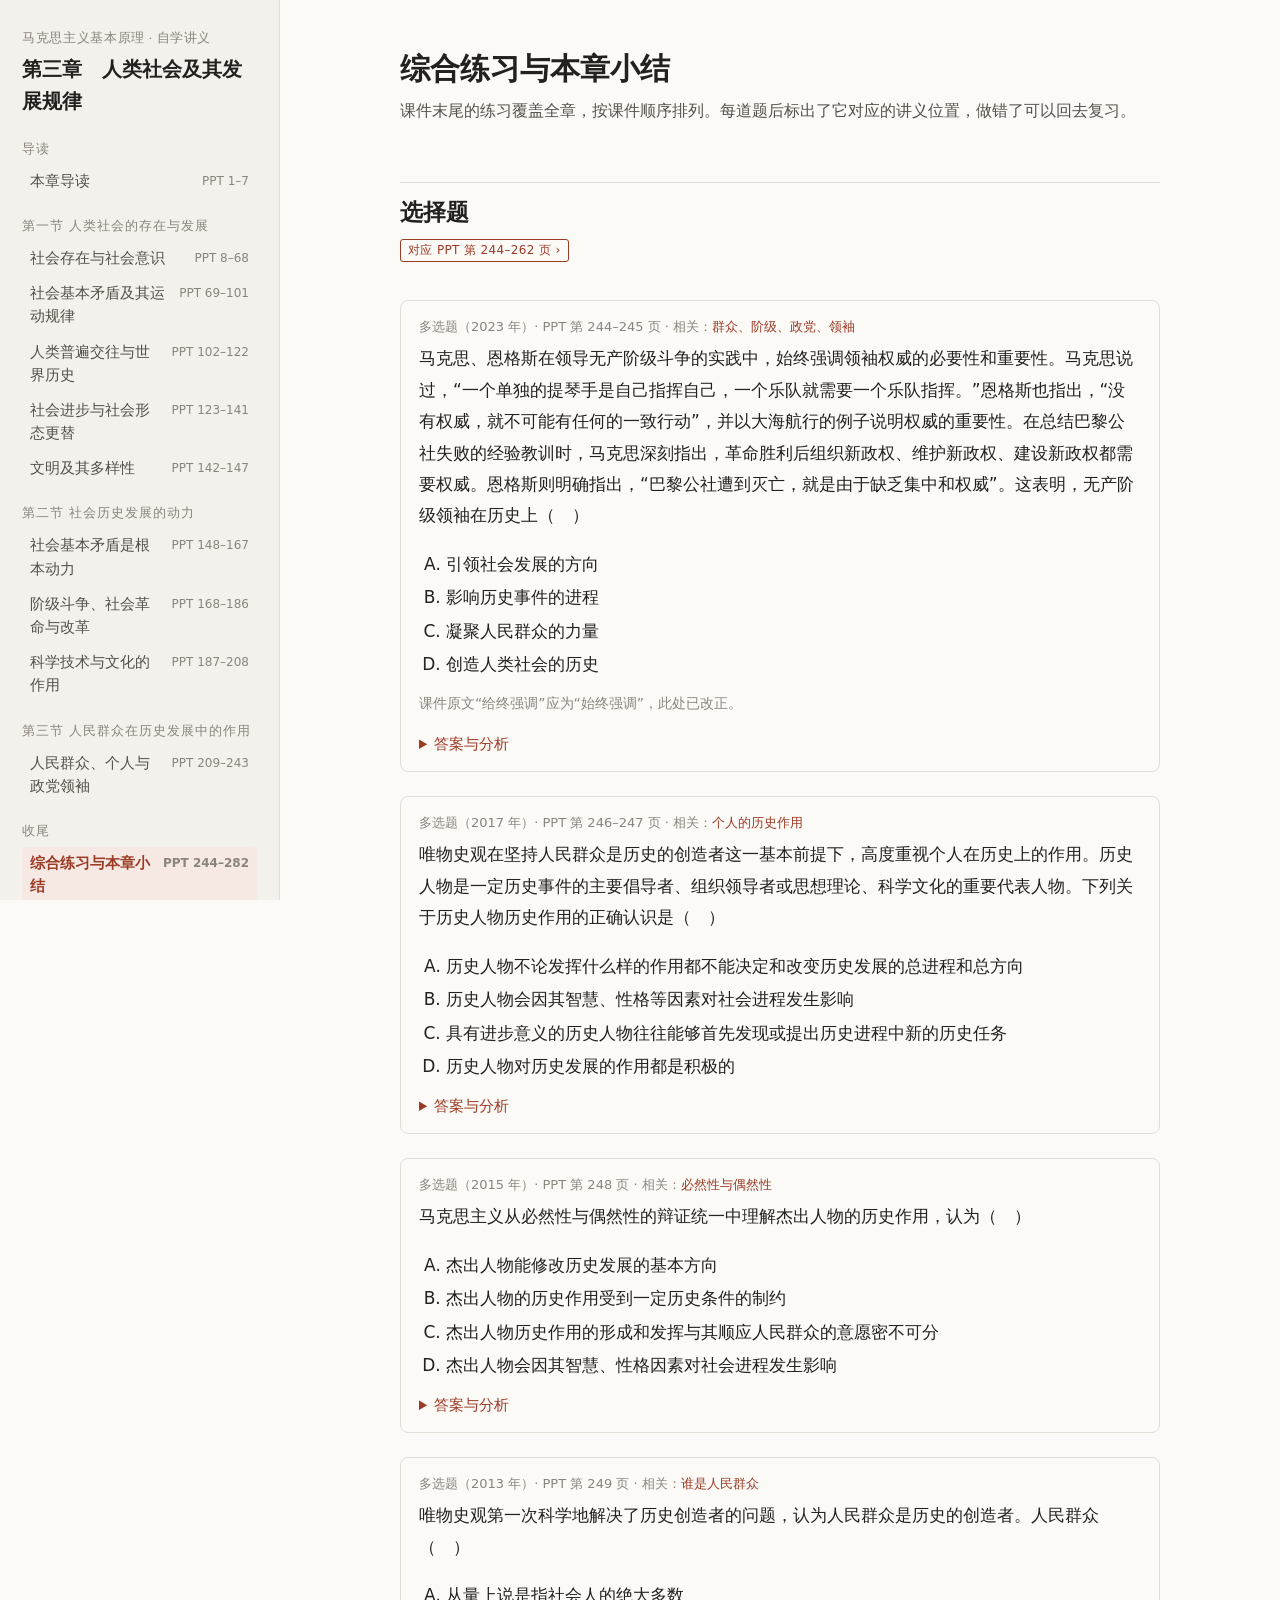
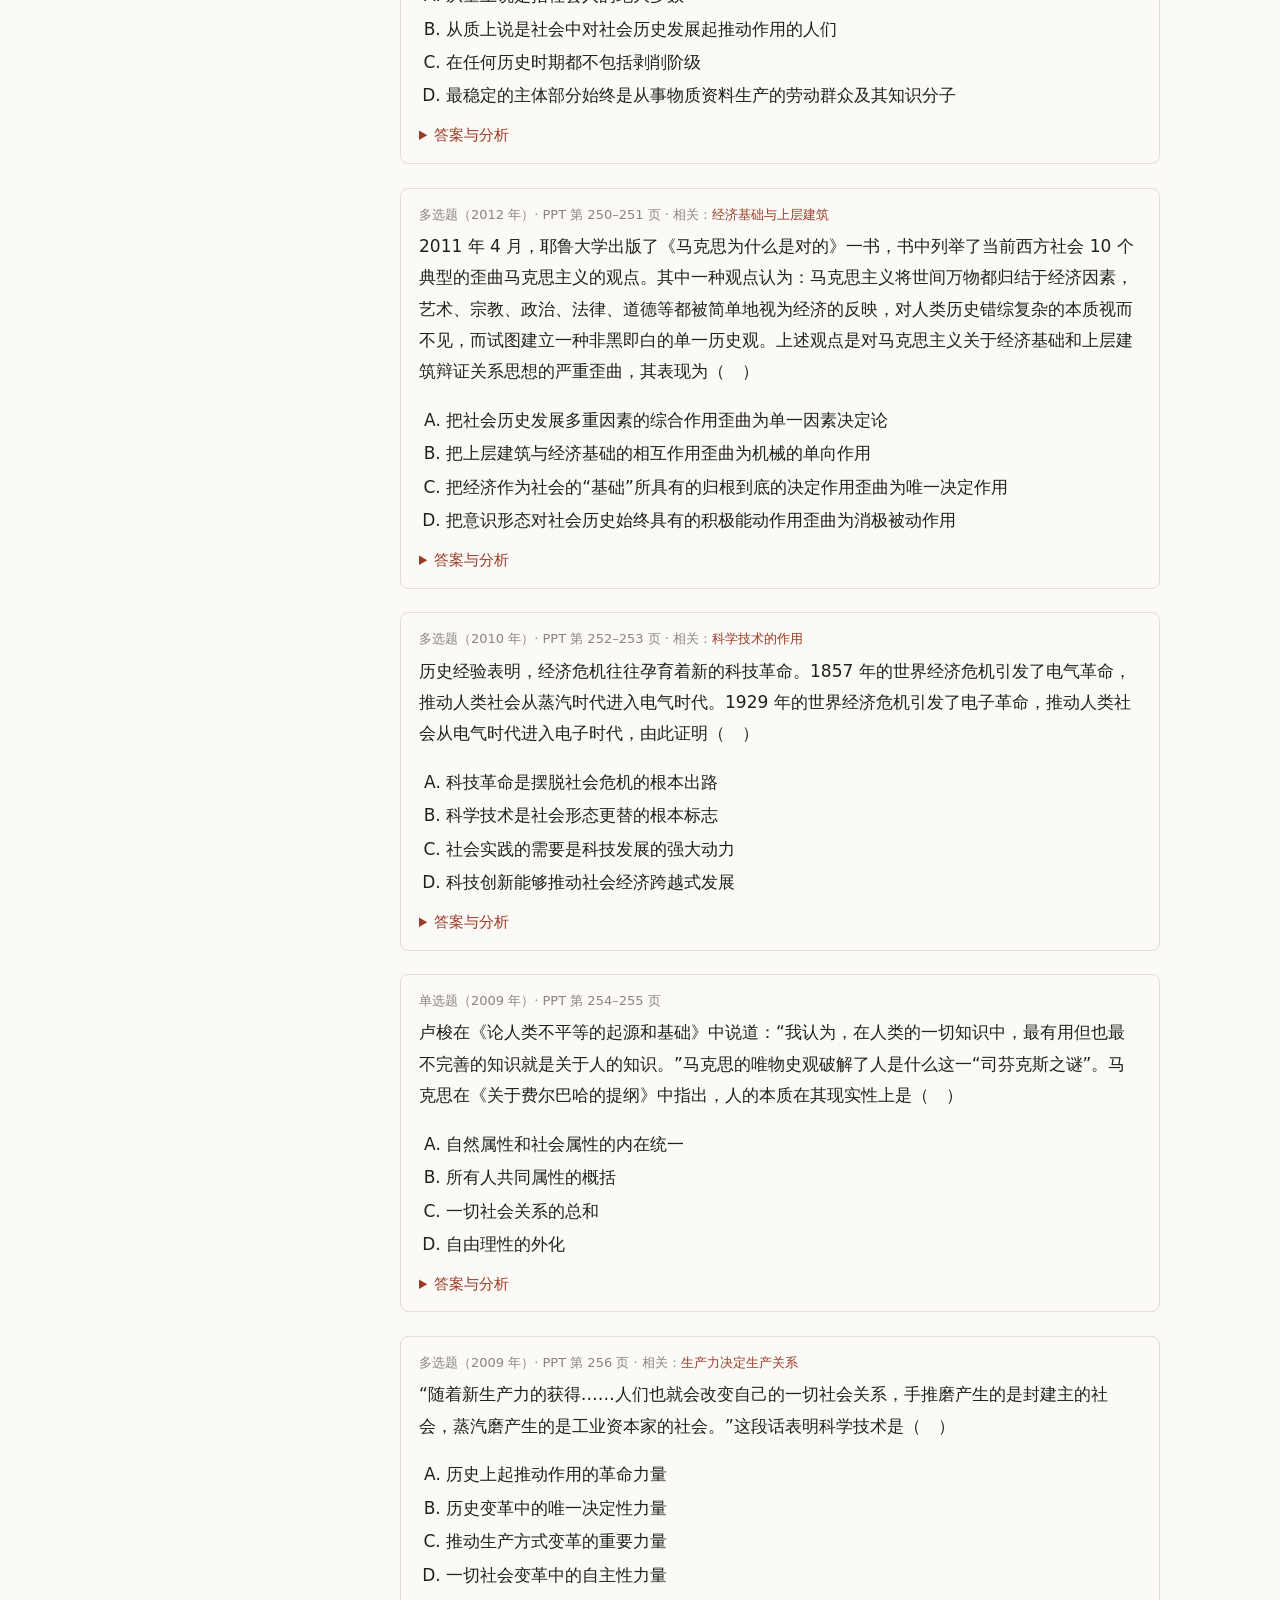
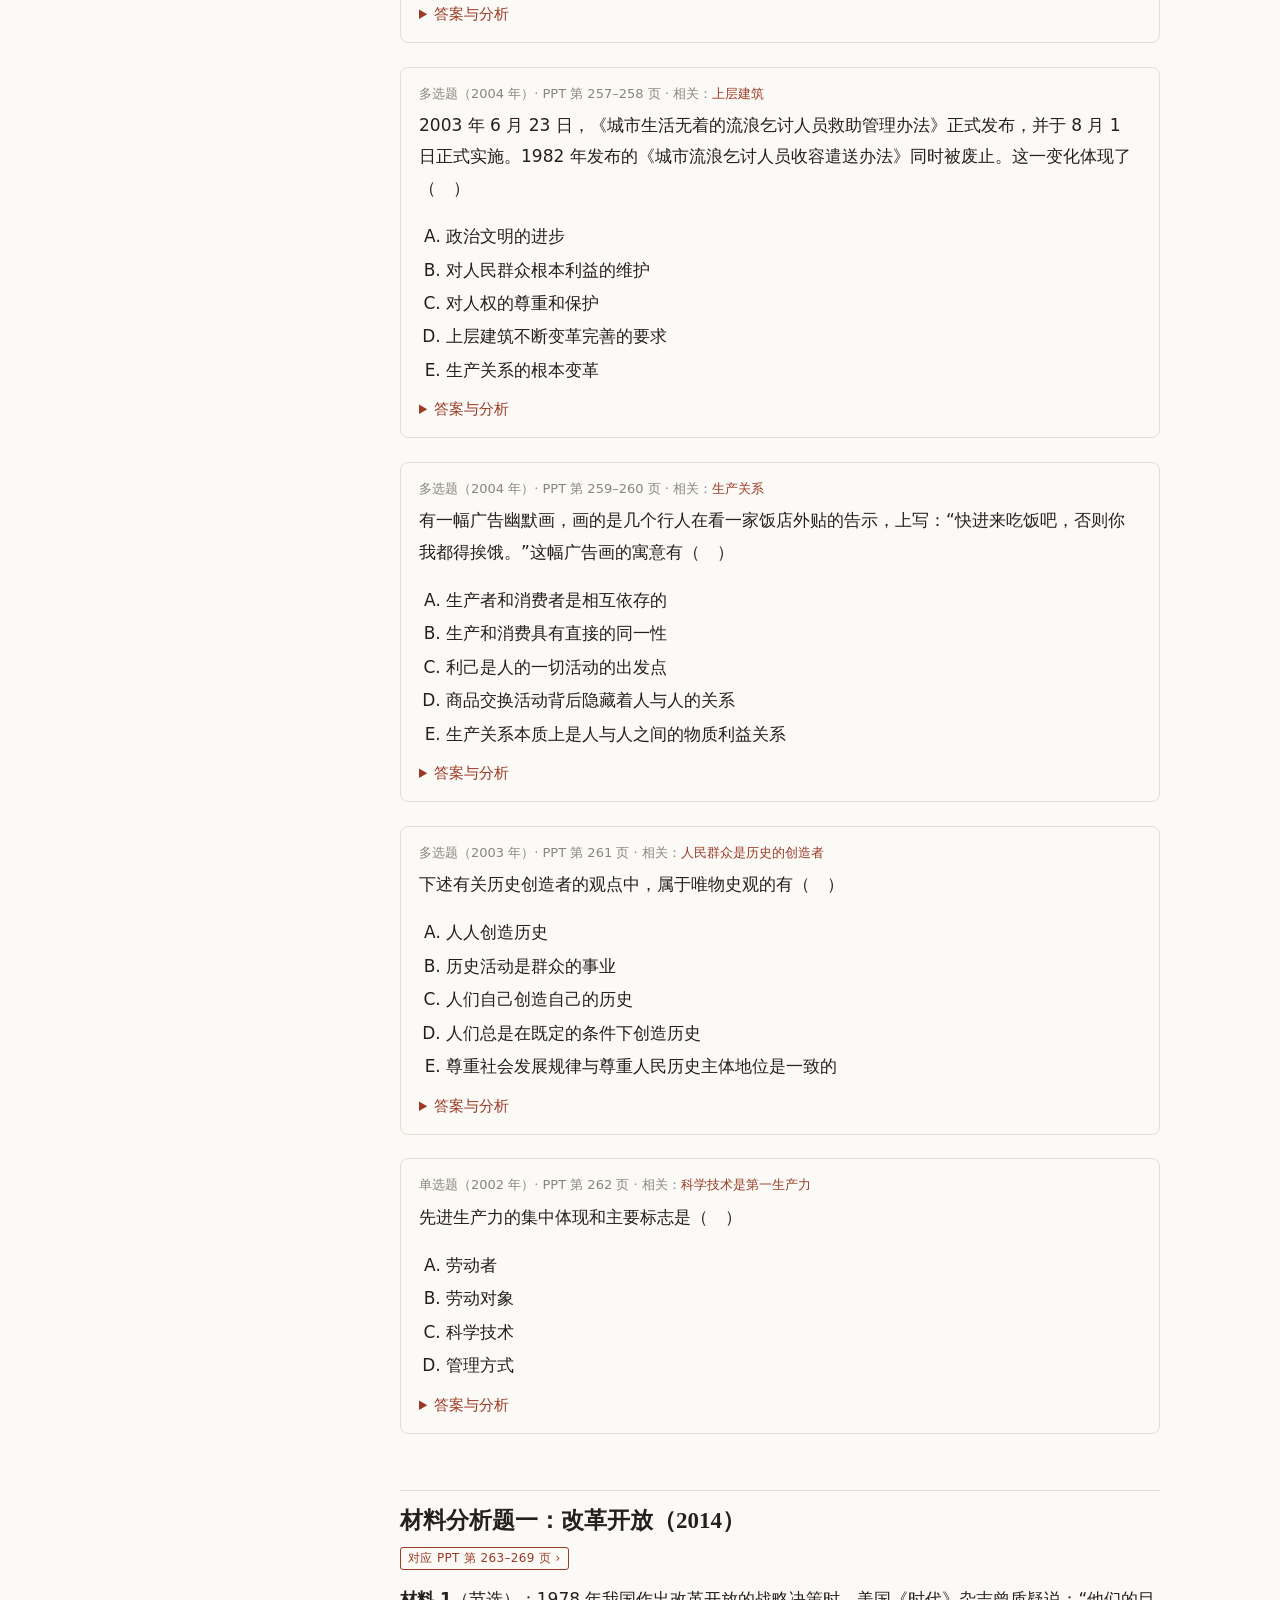
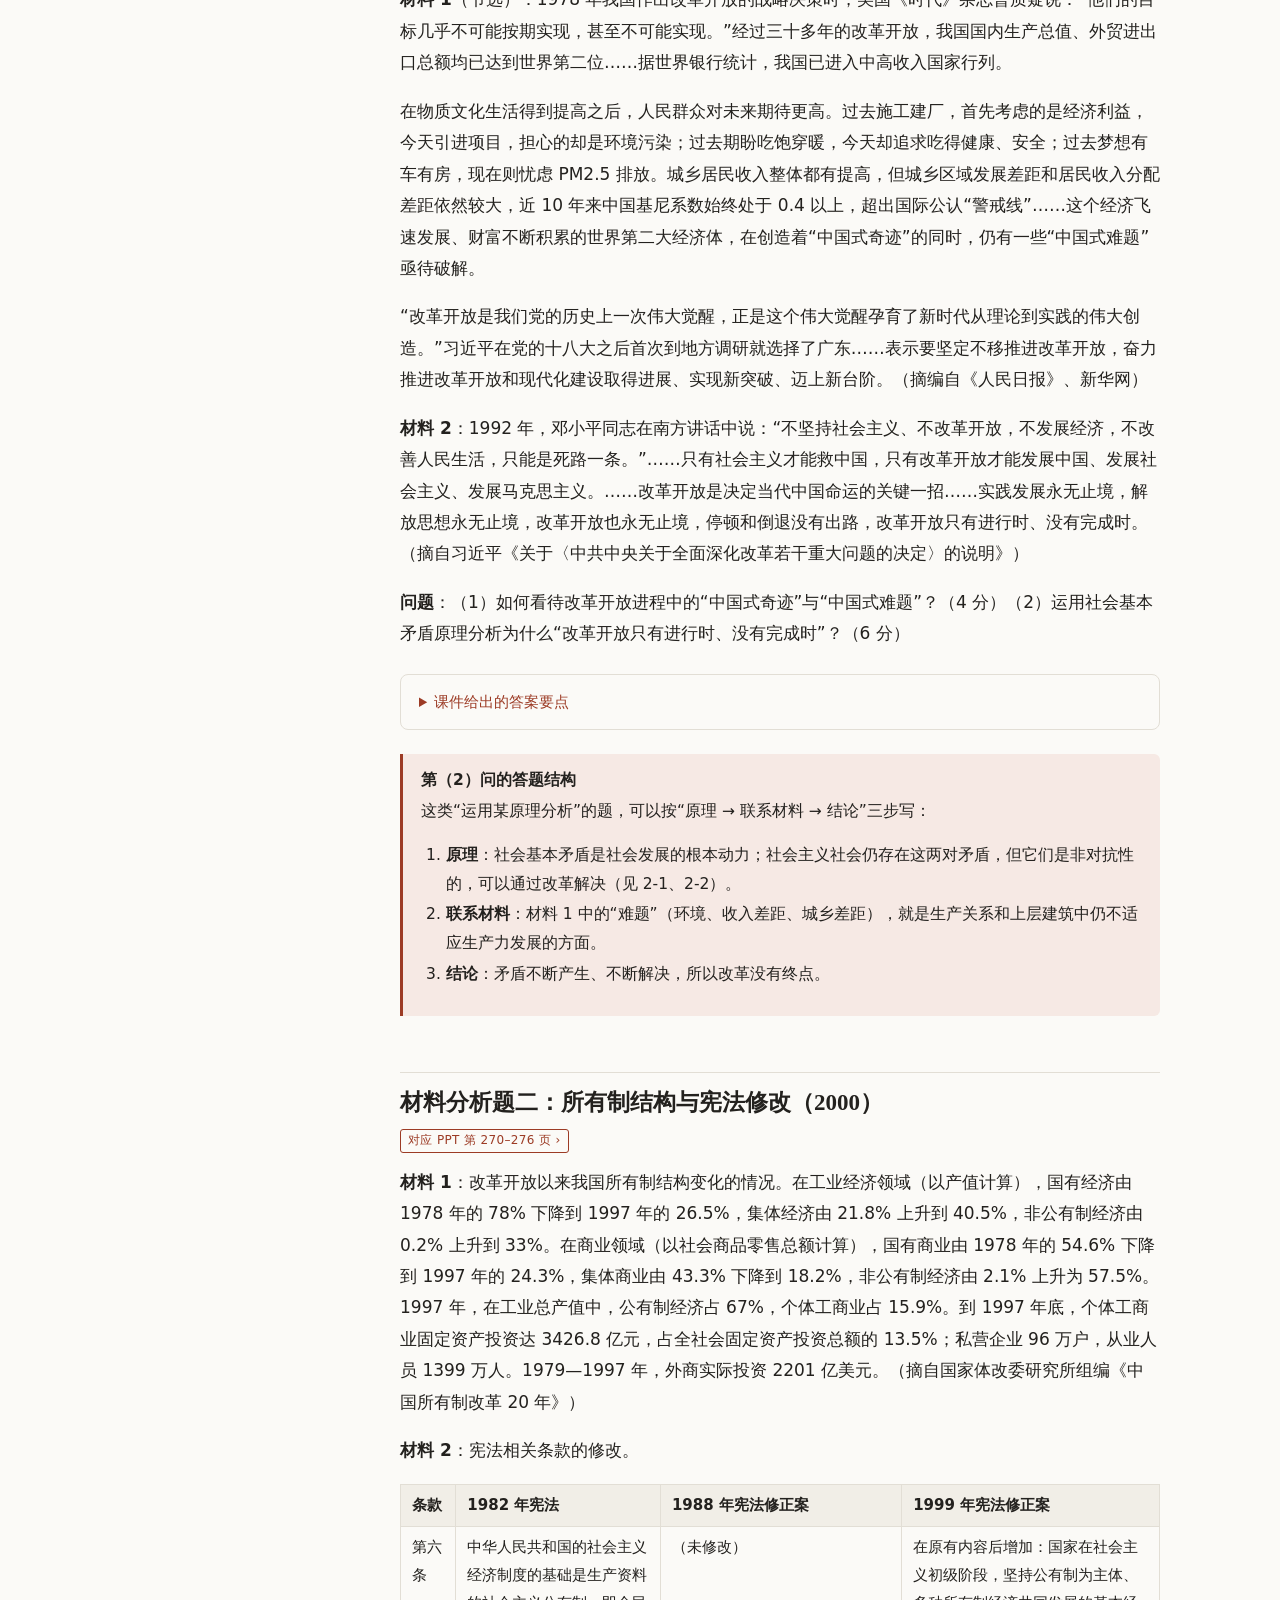
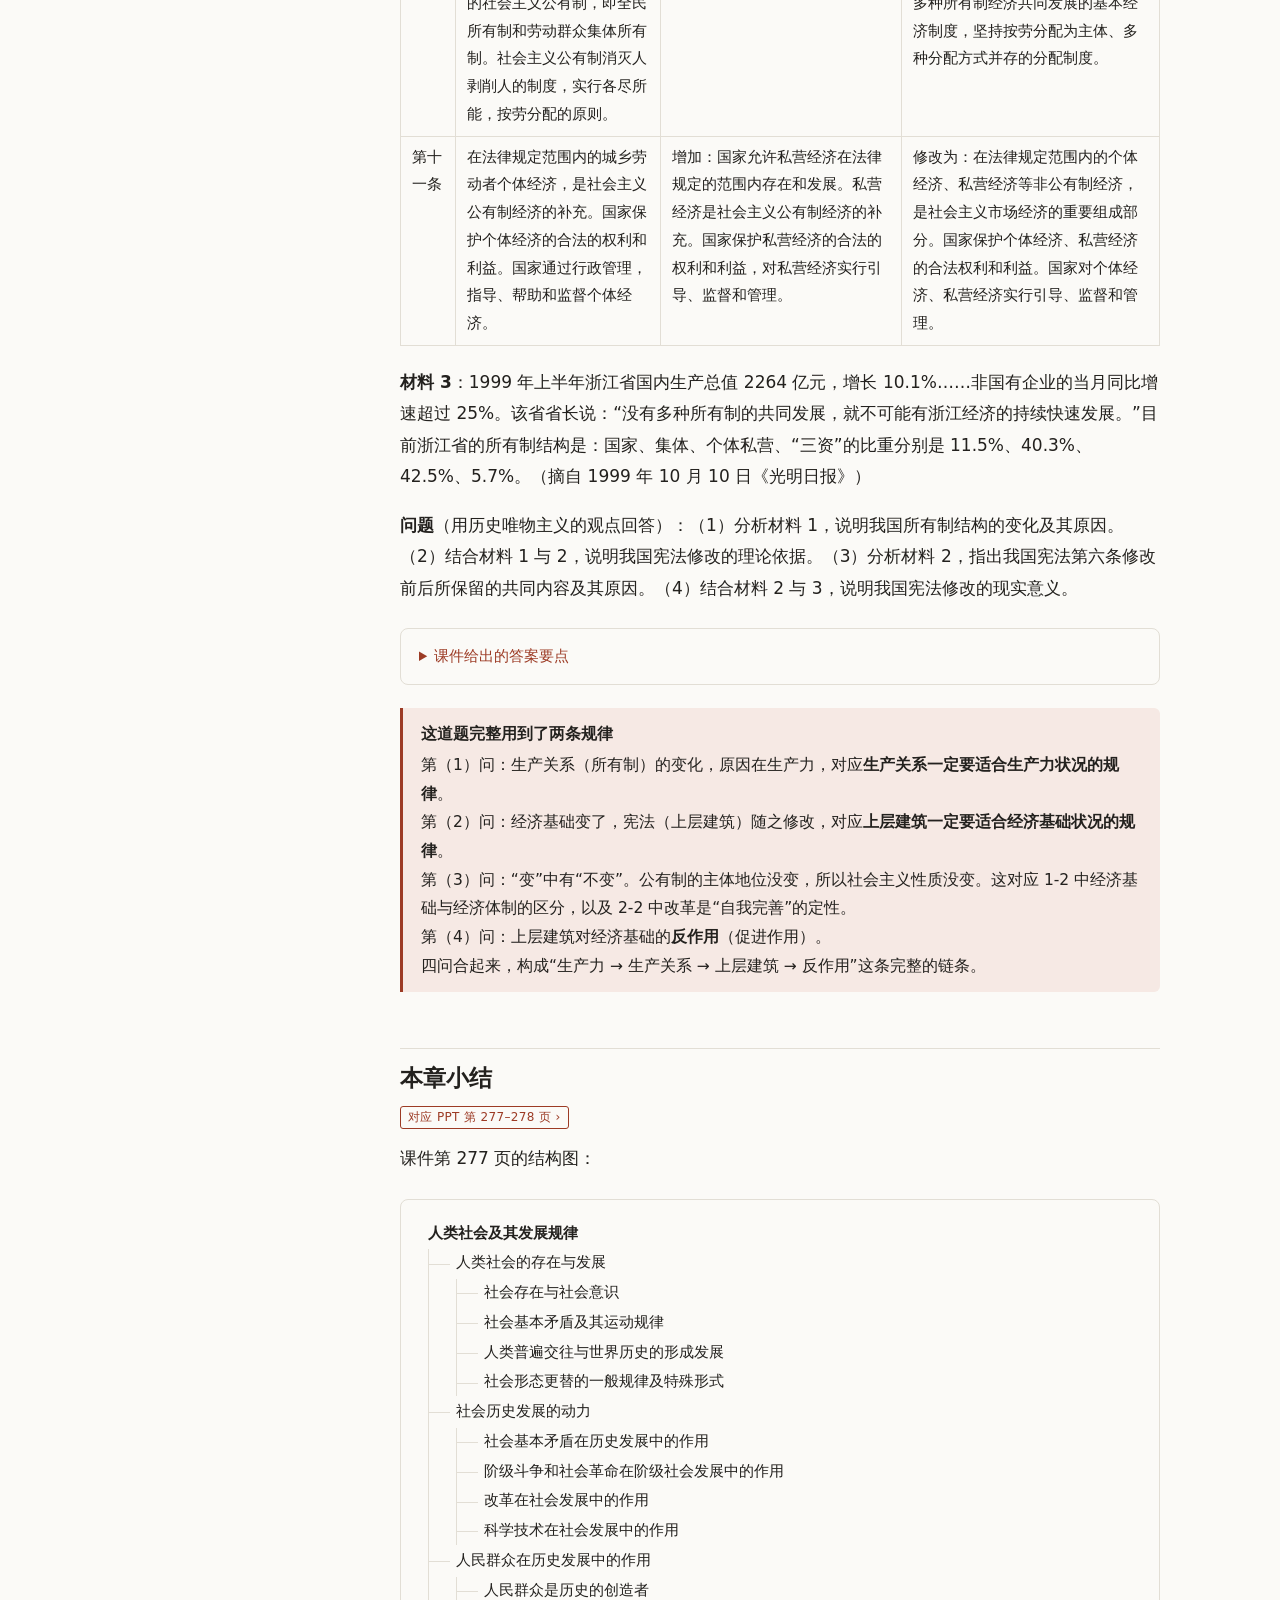
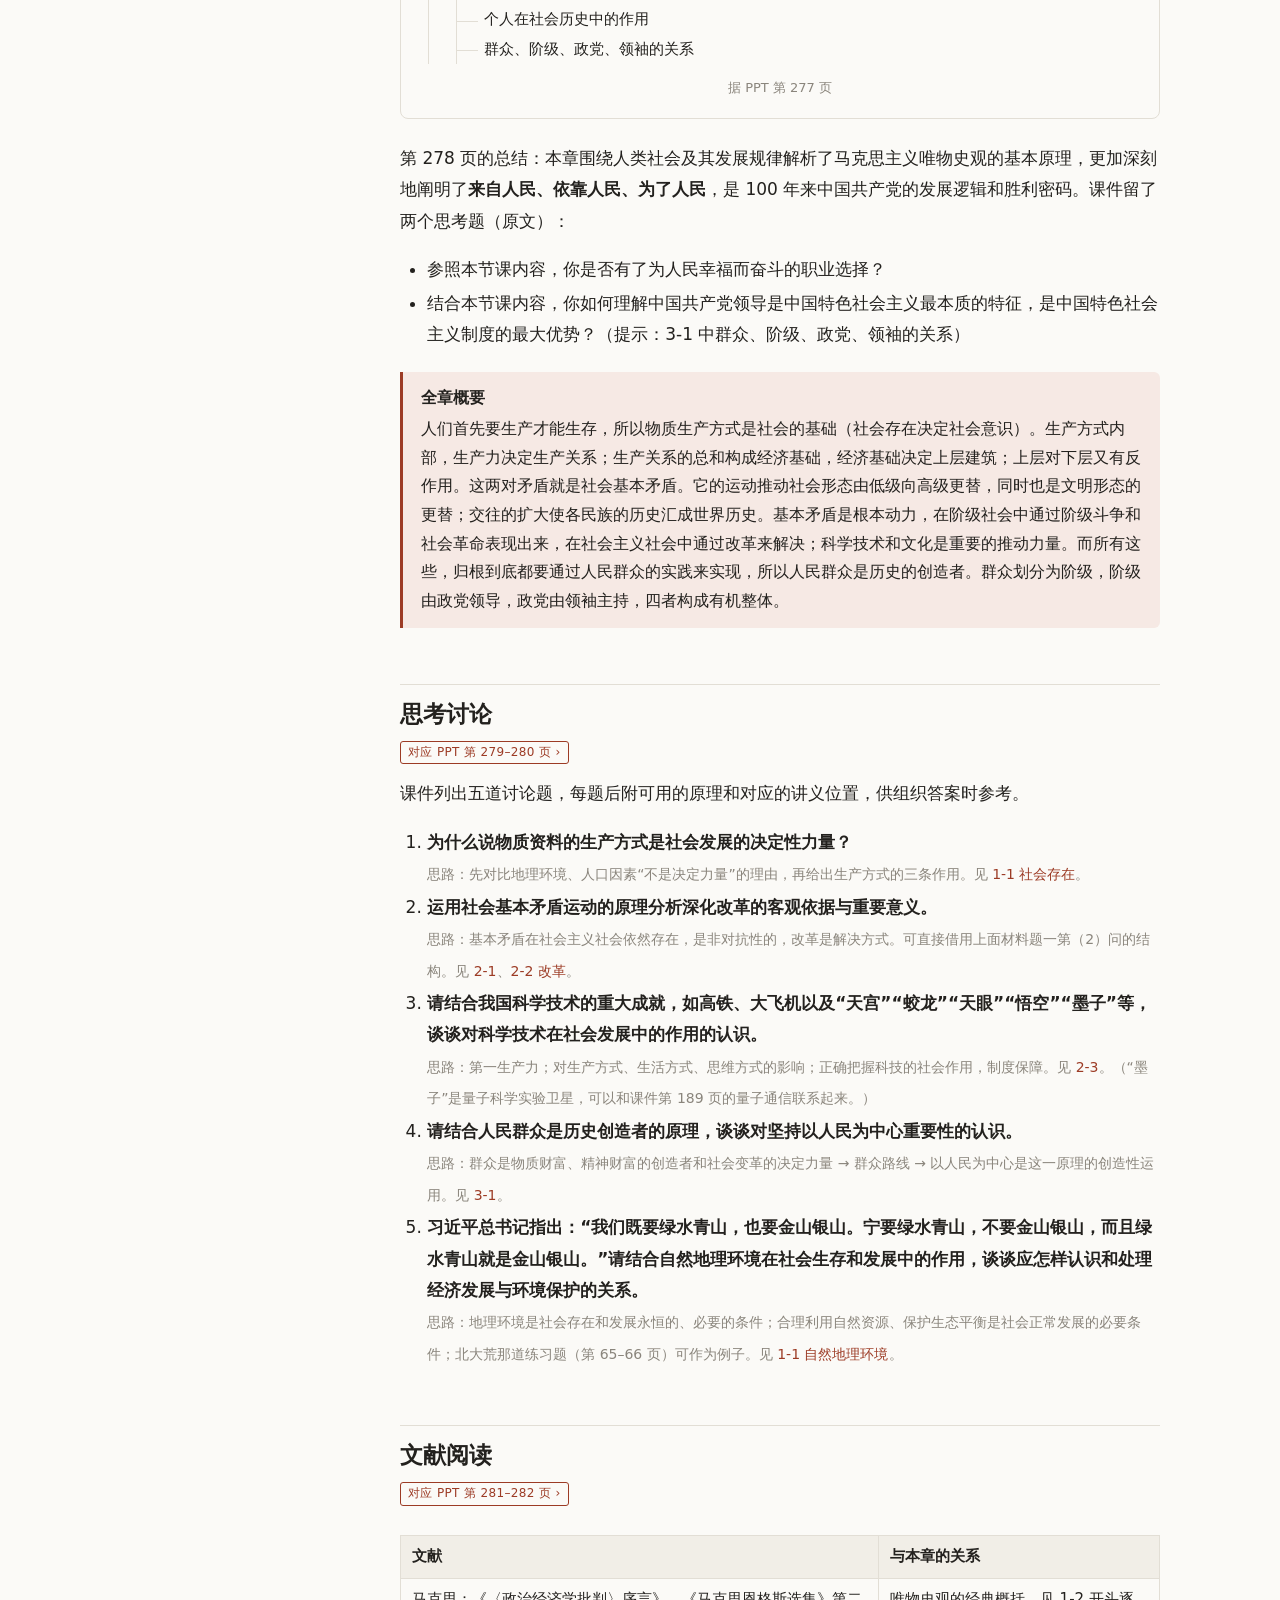
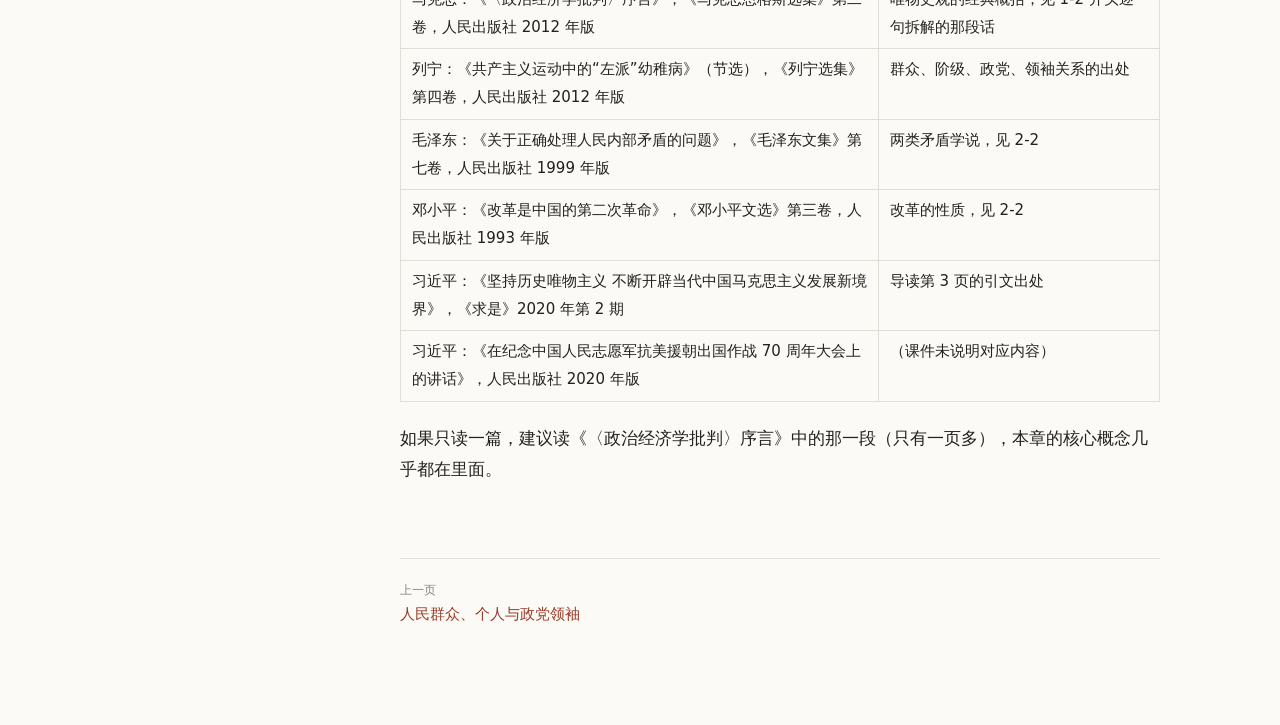
<file: review.html>
<!doctype html>
<html lang="zh-CN">
<head>
<meta charset="utf-8">
<meta name="viewport" content="width=device-width, initial-scale=1">
<title>综合练习与本章小结</title>
<link rel="stylesheet" href="assets/style.css">
</head>
<body>
<main><div class="page">

<h1>综合练习与本章小结</h1>
<p class="lead">课件末尾的练习覆盖全章，按课件顺序排列。每道题后标出了它对应的讲义位置，做错了可以回去复习。</p>

<h2 id="mc">选择题</h2>
<div class="ppt" data-ppt="244-262">对应 PPT 第 244–262 页</div>

<div class="ex">
<div class="q-head">多选题（2023 年）· PPT 第 244–245 页 · 相关：<a href="3-1.html#relation">群众、阶级、政党、领袖</a></div>
<p>马克思、恩格斯在领导无产阶级斗争的实践中，始终强调领袖权威的必要性和重要性。马克思说过，“一个单独的提琴手是自己指挥自己，一个乐队就需要一个乐队指挥。”恩格斯也指出，“没有权威，就不可能有任何的一致行动”，并以大海航行的例子说明权威的重要性。在总结巴黎公社失败的经验教训时，马克思深刻指出，革命胜利后组织新政权、维护新政权、建设新政权都需要权威。恩格斯则明确指出，“巴黎公社遭到灭亡，就是由于缺乏集中和权威”。这表明，无产阶级领袖在历史上（　）</p>
<ol class="opt"><li>引领社会发展的方向</li><li>影响历史事件的进程</li><li>凝聚人民群众的力量</li><li>创造人类社会的历史</li></ol>
<p class="minor">课件原文“给终强调”应为“始终强调”，此处已改正。</p>
<details><summary>答案与分析</summary><div>
<p><span class="ans">答案：ABC</span></p>
<p>A、B、C 都是杰出人物（领袖）的作用。D 是干扰项：“创造历史”的主体是人民群众，不能归于领袖。凡是把“创造历史”“决定历史方向”归于个人的选项，一律排除。</p>
</div></details>
</div>

<div class="ex">
<div class="q-head">多选题（2017 年）· PPT 第 246–247 页 · 相关：<a href="3-1.html#individual">个人的历史作用</a></div>
<p>唯物史观在坚持人民群众是历史的创造者这一基本前提下，高度重视个人在历史上的作用。历史人物是一定历史事件的主要倡导者、组织领导者或思想理论、科学文化的重要代表人物。下列关于历史人物历史作用的正确认识是（　）</p>
<ol class="opt"><li>历史人物不论发挥什么样的作用都不能决定和改变历史发展的总进程和总方向</li><li>历史人物会因其智慧、性格等因素对社会进程发生影响</li><li>具有进步意义的历史人物往往能够首先发现或提出历史进程中新的历史任务</li><li>历史人物对历史发展的作用都是积极的</li></ol>
<details><summary>答案与分析</summary><div>
<p><span class="ans">答案：ABC</span></p>
<p>A 对应“偶然性不能改变历史的基本方向”；B 对应“个人特点影响事件的具体面貌”；C 对应“思想成为社会变革的先导”。D 错：“历史人物”包括反动人物，他们的作用是消极的。题干说的是“历史人物”，不是“杰出人物”。</p>
</div></details>
</div>

<div class="ex">
<div class="q-head">多选题（2015 年）· PPT 第 248 页 · 相关：<a href="3-1.html#individual">必然性与偶然性</a></div>
<p>马克思主义从必然性与偶然性的辩证统一中理解杰出人物的历史作用，认为（　）</p>
<ol class="opt"><li>杰出人物能修改历史发展的基本方向</li><li>杰出人物的历史作用受到一定历史条件的制约</li><li>杰出人物历史作用的形成和发挥与其顺应人民群众的意愿密不可分</li><li>杰出人物会因其智慧、性格因素对社会进程发生影响</li></ol>
<details><summary>答案与分析</summary><div>
<p><span class="ans">答案：BCD</span></p>
<p>A 错，理由同上一题的 A。B 体现必然性（时势造英雄），D 体现偶然性（个人特点），C 体现个人作用离不开群众。</p>
</div></details>
</div>

<div class="ex">
<div class="q-head">多选题（2013 年）· PPT 第 249 页 · 相关：<a href="3-1.html#creator">谁是人民群众</a></div>
<p>唯物史观第一次科学地解决了历史创造者的问题，认为人民群众是历史的创造者。人民群众（　）</p>
<ol class="opt"><li>从量上说是指社会人的绝大多数</li><li>从质上说是社会中对社会历史发展起推动作用的人们</li><li>在任何历史时期都不包括剥削阶级</li><li>最稳定的主体部分始终是从事物质资料生产的劳动群众及其知识分子</li></ol>
<details><summary>答案与分析</summary><div>
<p><span class="ans">答案：ABD</span></p>
<p>A、B 是定义原文。C 错在“任何历史时期都不包括”：人民群众是历史范畴，判断标准是是否推动历史发展。比如抗日战争时期，民族资产阶级和开明士绅中的爱国者也属于人民的范围。D：劳动群众是物质财富的直接创造者，所以始终是主体部分。</p>
</div></details>
</div>

<div class="ex">
<div class="q-head">多选题（2012 年）· PPT 第 250–251 页 · 相关：<a href="1-2.html#base-super">经济基础与上层建筑</a></div>
<p>2011 年 4 月，耶鲁大学出版了《马克思为什么是对的》一书，书中列举了当前西方社会 10 个典型的歪曲马克思主义的观点。其中一种观点认为：马克思主义将世间万物都归结于经济因素，艺术、宗教、政治、法律、道德等都被简单地视为经济的反映，对人类历史错综复杂的本质视而不见，而试图建立一种非黑即白的单一历史观。上述观点是对马克思主义关于经济基础和上层建筑辩证关系思想的严重歪曲，其表现为（　）</p>
<ol class="opt"><li>把社会历史发展多重因素的综合作用歪曲为单一因素决定论</li><li>把上层建筑与经济基础的相互作用歪曲为机械的单向作用</li><li>把经济作为社会的“基础”所具有的归根到底的决定作用歪曲为唯一决定作用</li><li>把意识形态对社会历史始终具有的积极能动作用歪曲为消极被动作用</li></ol>
<details><summary>答案与分析</summary><div>
<p><span class="ans">答案：ABC</span></p>
<p>这道题考的是“归根到底的决定作用”和“唯一决定作用”的区别。唯物史观承认经济是基础，但同时承认上层建筑的反作用、社会意识的相对独立性，所以 A、B、C 都准确描述了这种歪曲。D 的问题在于“<strong>始终具有积极</strong>能动作用”这个前提本身不对：意识形态的反作用既可能促进，也可能阻碍（见 1-1 第 52 页），不是始终积极的。</p>
</div></details>
</div>

<div class="ex">
<div class="q-head">多选题（2010 年）· PPT 第 252–253 页 · 相关：<a href="2-3.html#tech-why">科学技术的作用</a></div>
<p>历史经验表明，经济危机往往孕育着新的科技革命。1857 年的世界经济危机引发了电气革命，推动人类社会从蒸汽时代进入电气时代。1929 年的世界经济危机引发了电子革命，推动人类社会从电气时代进入电子时代，由此证明（　）</p>
<ol class="opt"><li>科技革命是摆脱社会危机的根本出路</li><li>科学技术是社会形态更替的根本标志</li><li>社会实践的需要是科技发展的强大动力</li><li>科技创新能够推动社会经济跨越式发展</li></ol>
<details><summary>答案与分析</summary><div>
<p><span class="ans">答案：CD</span></p>
<p>危机产生了对新技术的需要，从而推动了科技革命，所以 C 对；科技革命推动社会进入新时代，所以 D 对。A 错：资本主义经济危机的根源在于基本矛盾，根本出路是变革生产关系，科技革命只能暂时缓解。B 错：社会形态更替的根本标志是生产关系的变化（见 1-4 第 141 页那道题）。</p>
</div></details>
</div>

<div class="ex">
<div class="q-head">单选题（2009 年）· PPT 第 254–255 页</div>
<p>卢梭在《论人类不平等的起源和基础》中说道：“我认为，在人类的一切知识中，最有用但也最不完善的知识就是关于人的知识。”马克思的唯物史观破解了人是什么这一“司芬克斯之谜”。马克思在《关于费尔巴哈的提纲》中指出，人的本质在其现实性上是（　）</p>
<ol class="opt"><li>自然属性和社会属性的内在统一</li><li>所有人共同属性的概括</li><li>一切社会关系的总和</li><li>自由理性的外化</li></ol>
<details><summary>答案与分析</summary><div>
<p><span class="ans">答案：C</span></p>
<p>这是马克思的原话，属于必须记住的表述。“在其现实性上”是关键：人不是抽象的，而是生活在具体社会关系中的人，这也是 3-1 中“立足于现实的人”的含义。A 描述的是人的属性，不是本质。B 是费尔巴哈式的抽象人性论。D 是唯心主义的说法。</p>
</div></details>
</div>

<div class="ex">
<div class="q-head">多选题（2009 年）· PPT 第 256 页 · 相关：<a href="1-2.html#pf-pr">生产力决定生产关系</a></div>
<p>“随着新生产力的获得……人们也就会改变自己的一切社会关系，手推磨产生的是封建主的社会，蒸汽磨产生的是工业资本家的社会。”这段话表明科学技术是（　）</p>
<ol class="opt"><li>历史上起推动作用的革命力量</li><li>历史变革中的唯一决定性力量</li><li>推动生产方式变革的重要力量</li><li>一切社会变革中的自主性力量</li></ol>
<details><summary>答案与分析</summary><div>
<p><span class="ans">答案：AC</span></p>
<p>“手推磨”和“蒸汽磨”是技术进步，它通过改变生产力推动了生产方式和社会的变革。B 的“唯一”、D 的“一切”“自主性”都是过度表述，科学技术要通过生产力、生产关系的中介起作用，并不自主。</p>
</div></details>
</div>

<div class="ex">
<div class="q-head">多选题（2004 年）· PPT 第 257–258 页 · 相关：<a href="1-2.html#base-super">上层建筑</a></div>
<p>2003 年 6 月 23 日，《城市生活无着的流浪乞讨人员救助管理办法》正式发布，并于 8 月 1 日正式实施。1982 年发布的《城市流浪乞讨人员收容遣送办法》同时被废止。这一变化体现了（　）</p>
<ol class="opt"><li>政治文明的进步</li><li>对人民群众根本利益的维护</li><li>对人权的尊重和保护</li><li>上层建筑不断变革完善的要求</li><li>生产关系的根本变革</li></ol>
<details><summary>答案与分析</summary><div>
<p><span class="ans">答案：ABCD</span></p>
<p>法规的废立属于上层建筑的调整，是在社会主义制度内的改革和完善，所以 D 对、E 错（生产关系没有“根本”变化）。从“收容遣送”到“救助管理”，体现了政治文明进步、对人权和群众利益的维护。</p>
</div></details>
</div>

<div class="ex">
<div class="q-head">多选题（2004 年）· PPT 第 259–260 页 · 相关：<a href="1-2.html#pf-pr">生产关系</a></div>
<p>有一幅广告幽默画，画的是几个行人在看一家饭店外贴的告示，上写：“快进来吃饭吧，否则你我都得挨饿。”这幅广告画的寓意有（　）</p>
<ol class="opt"><li>生产者和消费者是相互依存的</li><li>生产和消费具有直接的同一性</li><li>利己是人的一切活动的出发点</li><li>商品交换活动背后隐藏着人与人的关系</li><li>生产关系本质上是人与人之间的物质利益关系</li></ol>
<details><summary>答案与分析</summary><div>
<p><span class="ans">答案：ABDE</span></p>
<p>饭店的生产需要顾客的消费来实现，顾客也需要饭店提供饭菜，所以 A 对。马克思在《〈政治经济学批判〉导言》中说，生产和消费之间存在“直接同一性”：生产直接也是消费，消费直接也是生产（消费使产品最终成为产品）。广告中顾客“吃饭”就是饭店生产的完成，所以 B 也成立。买饭这种交换背后是人与人的经济关系，也就是物质利益关系，所以 D、E 对。C 是抽象人性论，错误。</p>
</div></details>
</div>

<div class="ex">
<div class="q-head">多选题（2003 年）· PPT 第 261 页 · 相关：<a href="3-1.html#creator">人民群众是历史的创造者</a></div>
<p>下述有关历史创造者的观点中，属于唯物史观的有（　）</p>
<ol class="opt"><li>人人创造历史</li><li>历史活动是群众的事业</li><li>人们自己创造自己的历史</li><li>人们总是在既定的条件下创造历史</li><li>尊重社会发展规律与尊重人民历史主体地位是一致的</li></ol>
<details><summary>答案与分析</summary><div>
<p><span class="ans">答案：BCDE</span></p>
<p>A 混淆了“参与历史”和“创造历史”两个层次（见 3-1 的说明）。C、D 合起来就是马克思的名言：人们自己创造自己的历史，但是在既定的条件下创造。E：社会规律就是通过群众的活动实现的，所以尊重规律与尊重群众是一致的。</p>
</div></details>
</div>

<div class="ex">
<div class="q-head">单选题（2002 年）· PPT 第 262 页 · 相关：<a href="2-3.html#tech-why">科学技术是第一生产力</a></div>
<p>先进生产力的集中体现和主要标志是（　）</p>
<ol class="opt"><li>劳动者</li><li>劳动对象</li><li>科学技术</li><li>管理方式</li></ol>
<details><summary>答案与分析</summary><div>
<p><span class="ans">答案：C</span></p>
<p>对应 2-3 中“科学技术作为先进生产力的重要标志”。劳动者虽然在生产力中起主导作用，但题目问的是“先进”生产力的“标志”，即区分先进与落后的东西，这就是科学技术。</p>
</div></details>
</div>

<h2 id="material-1">材料分析题一：改革开放（2014）</h2>
<div class="ppt" data-ppt="263-269">对应 PPT 第 263–269 页</div>

<p><strong>材料 1</strong>（节选）：1978 年我国作出改革开放的战略决策时，美国《时代》杂志曾质疑说：“他们的目标几乎不可能按期实现，甚至不可能实现。”经过三十多年的改革开放，我国国内生产总值、外贸进出口总额均已达到世界第二位……据世界银行统计，我国已进入中高收入国家行列。</p>
<p>在物质文化生活得到提高之后，人民群众对未来期待更高。过去施工建厂，首先考虑的是经济利益，今天引进项目，担心的却是环境污染；过去期盼吃饱穿暖，今天却追求吃得健康、安全；过去梦想有车有房，现在则忧虑 PM2.5 排放。城乡居民收入整体都有提高，但城乡区域发展差距和居民收入分配差距依然较大，近 10 年来中国基尼系数始终处于 0.4 以上，超出国际公认“警戒线”……这个经济飞速发展、财富不断积累的世界第二大经济体，在创造着“中国式奇迹”的同时，仍有一些“中国式难题”亟待破解。</p>
<p>“改革开放是我们党的历史上一次伟大觉醒，正是这个伟大觉醒孕育了新时代从理论到实践的伟大创造。”习近平在党的十八大之后首次到地方调研就选择了广东……表示要坚定不移推进改革开放，奋力推进改革开放和现代化建设取得进展、实现新突破、迈上新台阶。（摘编自《人民日报》、新华网）</p>

<p><strong>材料 2</strong>：1992 年，邓小平同志在南方讲话中说：“不坚持社会主义、不改革开放，不发展经济，不改善人民生活，只能是死路一条。”……只有社会主义才能救中国，只有改革开放才能发展中国、发展社会主义、发展马克思主义。……改革开放是决定当代中国命运的关键一招……实践发展永无止境，解放思想永无止境，改革开放也永无止境，停顿和倒退没有出路，改革开放只有进行时、没有完成时。（摘自习近平《关于〈中共中央关于全面深化改革若干重大问题的决定〉的说明》）</p>

<p><strong>问题</strong>：（1）如何看待改革开放进程中的“中国式奇迹”与“中国式难题”？（4 分）（2）运用社会基本矛盾原理分析为什么“改革开放只有进行时、没有完成时”？（6 分）</p>

<details class="ex"><summary>课件给出的答案要点</summary><div>
<p>（1）“中国式奇迹”是党的十一届三中全会以来坚持不懈推进改革开放的结果。改革开放是一次新的伟大革命，极大地解放了生产力，激发了整个社会的活力。“中国式难题”是发展中的问题。许多深层次矛盾和问题尚未得到根本解决，制约科学发展的体制机制障碍仍然很多，必须通过全面深化改革来解决。</p>
<p>（2）社会主义社会的基本矛盾仍然是生产关系和生产力之间、上层建筑和经济基础之间的矛盾。只有通过改革，不断地调整生产关系、完善上层建筑，才能实现社会主义制度的自我完善和发展。在改革开放进程中，旧问题的解决和新问题的产生不断交替，停顿和倒退没有出路。改革开放是长期的、艰巨的、复杂的过程，必须以更大的政治勇气和智慧，坚定不移地推进改革开放。所以说，“改革开放只有进行时、没有完成时”。</p>
</div></details>

<div class="note">
<span class="t">第（2）问的答题结构</span>
<p>这类“运用某原理分析”的题，可以按“原理 → 联系材料 → 结论”三步写：</p>
<ol>
<li><strong>原理</strong>：社会基本矛盾是社会发展的根本动力；社会主义社会仍存在这两对矛盾，但它们是非对抗性的，可以通过改革解决（见 2-1、2-2）。</li>
<li><strong>联系材料</strong>：材料 1 中的“难题”（环境、收入差距、城乡差距），就是生产关系和上层建筑中仍不适应生产力发展的方面。</li>
<li><strong>结论</strong>：矛盾不断产生、不断解决，所以改革没有终点。</li>
</ol>
</div>

<h2 id="material-2">材料分析题二：所有制结构与宪法修改（2000）</h2>
<div class="ppt" data-ppt="270-276">对应 PPT 第 270–276 页</div>

<p><strong>材料 1</strong>：改革开放以来我国所有制结构变化的情况。在工业经济领域（以产值计算），国有经济由 1978 年的 78% 下降到 1997 年的 26.5%，集体经济由 21.8% 上升到 40.5%，非公有制经济由 0.2% 上升到 33%。在商业领域（以社会商品零售总额计算），国有商业由 1978 年的 54.6% 下降到 1997 年的 24.3%，集体商业由 43.3% 下降到 18.2%，非公有制经济由 2.1% 上升为 57.5%。1997 年，在工业总产值中，公有制经济占 67%，个体工商业占 15.9%。到 1997 年底，个体工商业固定资产投资达 3426.8 亿元，占全社会固定资产投资总额的 13.5%；私营企业 96 万户，从业人员 1399 万人。1979—1997 年，外商实际投资 2201 亿美元。（摘自国家体改委研究所组编《中国所有制改革 20 年》）</p>

<p><strong>材料 2</strong>：宪法相关条款的修改。</p>
<table>
<tr><th>条款</th><th>1982 年宪法</th><th>1988 年宪法修正案</th><th>1999 年宪法修正案</th></tr>
<tr><td>第六条</td><td>中华人民共和国的社会主义经济制度的基础是生产资料的社会主义公有制，即全民所有制和劳动群众集体所有制。社会主义公有制消灭人剥削人的制度，实行各尽所能，按劳分配的原则。</td><td>（未修改）</td><td>在原有内容后增加：国家在社会主义初级阶段，坚持公有制为主体、多种所有制经济共同发展的基本经济制度，坚持按劳分配为主体、多种分配方式并存的分配制度。</td></tr>
<tr><td>第十一条</td><td>在法律规定范围内的城乡劳动者个体经济，是社会主义公有制经济的补充。国家保护个体经济的合法的权利和利益。国家通过行政管理，指导、帮助和监督个体经济。</td><td>增加：国家允许私营经济在法律规定的范围内存在和发展。私营经济是社会主义公有制经济的补充。国家保护私营经济的合法的权利和利益，对私营经济实行引导、监督和管理。</td><td>修改为：在法律规定范围内的个体经济、私营经济等非公有制经济，是社会主义市场经济的重要组成部分。国家保护个体经济、私营经济的合法权利和利益。国家对个体经济、私营经济实行引导、监督和管理。</td></tr>
</table>

<p><strong>材料 3</strong>：1999 年上半年浙江省国内生产总值 2264 亿元，增长 10.1%……非国有企业的当月同比增速超过 25%。该省省长说：“没有多种所有制的共同发展，就不可能有浙江经济的持续快速发展。”目前浙江省的所有制结构是：国家、集体、个体私营、“三资”的比重分别是 11.5%、40.3%、42.5%、5.7%。（摘自 1999 年 10 月 10 日《光明日报》）</p>

<p><strong>问题</strong>（用历史唯物主义的观点回答）：（1）分析材料 1，说明我国所有制结构的变化及其原因。（2）结合材料 1 与 2，说明我国宪法修改的理论依据。（3）分析材料 2，指出我国宪法第六条修改前后所保留的共同内容及其原因。（4）结合材料 2 与 3，说明我国宪法修改的现实意义。</p>

<details class="ex"><summary>课件给出的答案要点</summary><div>
<p>（1）经过 20 年的改革开放，我国的所有制结构已由原来的几乎是清一色的公有制转变为以公有制为主体、多种所有制经济共同发展的格局。其原因是我国原有单一的所有制结构束缚了生产力的发展，我们遵循着生产关系一定要适合生产力的客观规律，对其进行了改革，以利于解放和发展生产力。</p>
<p>（2）材料 1 反映了我国经济基础的变化，材料 2 反映了作为我国政治上层建筑重要组成部分的宪法的修改。其理论依据是上层建筑一定要适合并服务于经济基础的客观规律。</p>
<p>（3）保留的共同内容是我国社会主义经济制度的基础是生产资料的社会主义公有制，社会主义公有制消灭人剥削人的制度，实行各尽所能、按劳分配的原则。其原因是我国是社会主义国家，我国的宪法必须反映社会主义经济基础的根本性质。</p>
<p>（4）我国宪法的修改把以公有制为主体、多种所有制经济共同发展的客观事实以国家根本大法的形式上升为国家意志，为我国社会主义初级阶段经济的发展提供根本的法律保证，从而极大地调动全国人民的积极性，充分发挥各种所有制形式对我国经济发展的促进作用，进一步解放和发展社会主义社会的生产力。</p>
</div></details>

<div class="note">
<span class="t">这道题完整用到了两条规律</span>
<p>第（1）问：生产关系（所有制）的变化，原因在生产力，对应<strong>生产关系一定要适合生产力状况的规律</strong>。<br>第（2）问：经济基础变了，宪法（上层建筑）随之修改，对应<strong>上层建筑一定要适合经济基础状况的规律</strong>。<br>第（3）问：“变”中有“不变”。公有制的主体地位没变，所以社会主义性质没变。这对应 1-2 中经济基础与经济体制的区分，以及 2-2 中改革是“自我完善”的定性。<br>第（4）问：上层建筑对经济基础的<strong>反作用</strong>（促进作用）。<br>四问合起来，构成“生产力 → 生产关系 → 上层建筑 → 反作用”这条完整的链条。</p>
</div>

<h2 id="summary">本章小结</h2>
<div class="ppt" data-ppt="277-278">对应 PPT 第 277–278 页</div>

<p>课件第 277 页的结构图：</p>
<div class="fig tree">
<ul><li><strong>人类社会及其发展规律</strong>
  <ul>
    <li>人类社会的存在与发展
      <ul><li>社会存在与社会意识</li><li>社会基本矛盾及其运动规律</li><li>人类普遍交往与世界历史的形成发展</li><li>社会形态更替的一般规律及特殊形式</li></ul>
    </li>
    <li>社会历史发展的动力
      <ul><li>社会基本矛盾在历史发展中的作用</li><li>阶级斗争和社会革命在阶级社会发展中的作用</li><li>改革在社会发展中的作用</li><li>科学技术在社会发展中的作用</li></ul>
    </li>
    <li>人民群众在历史发展中的作用
      <ul><li>人民群众是历史的创造者</li><li>个人在社会历史中的作用</li><li>群众、阶级、政党、领袖的关系</li></ul>
    </li>
  </ul>
</li></ul>
<div class="cap">据 PPT 第 277 页</div>
</div>

<p>第 278 页的总结：本章围绕人类社会及其发展规律解析了马克思主义唯物史观的基本原理，更加深刻地阐明了<strong>来自人民、依靠人民、为了人民</strong>，是 100 年来中国共产党的发展逻辑和胜利密码。课件留了两个思考题（原文）：</p>
<ul>
<li>参照本节课内容，你是否有了为人民幸福而奋斗的职业选择？</li>
<li>结合本节课内容，你如何理解中国共产党领导是中国特色社会主义最本质的特征，是中国特色社会主义制度的最大优势？（提示：3-1 中群众、阶级、政党、领袖的关系）</li>
</ul>

<div class="note">
<span class="t">全章概要</span>
<p>人们首先要生产才能生存，所以物质生产方式是社会的基础（社会存在决定社会意识）。生产方式内部，生产力决定生产关系；生产关系的总和构成经济基础，经济基础决定上层建筑；上层对下层又有反作用。这两对矛盾就是社会基本矛盾。它的运动推动社会形态由低级向高级更替，同时也是文明形态的更替；交往的扩大使各民族的历史汇成世界历史。基本矛盾是根本动力，在阶级社会中通过阶级斗争和社会革命表现出来，在社会主义社会中通过改革来解决；科学技术和文化是重要的推动力量。而所有这些，归根到底都要通过人民群众的实践来实现，所以人民群众是历史的创造者。群众划分为阶级，阶级由政党领导，政党由领袖主持，四者构成有机整体。</p>
</div>

<h2 id="discussion">思考讨论</h2>
<div class="ppt" data-ppt="279-280">对应 PPT 第 279–280 页</div>

<p>课件列出五道讨论题，每题后附可用的原理和对应的讲义位置，供组织答案时参考。</p>

<ol>
<li><strong>为什么说物质资料的生产方式是社会发展的决定性力量？</strong><br>
<span class="minor">思路：先对比地理环境、人口因素“不是决定力量”的理由，再给出生产方式的三条作用。见 <a href="1-1.html#existence">1-1 社会存在</a>。</span></li>
<li><strong>运用社会基本矛盾运动的原理分析深化改革的客观依据与重要意义。</strong><br>
<span class="minor">思路：基本矛盾在社会主义社会依然存在，是非对抗性的，改革是解决方式。可直接借用上面材料题一第（2）问的结构。见 <a href="2-1.html#root">2-1</a>、<a href="2-2.html#reform">2-2 改革</a>。</span></li>
<li><strong>请结合我国科学技术的重大成就，如高铁、大飞机以及“天宫”“蛟龙”“天眼”“悟空”“墨子”等，谈谈对科学技术在社会发展中的作用的认识。</strong><br>
<span class="minor">思路：第一生产力；对生产方式、生活方式、思维方式的影响；正确把握科技的社会作用，制度保障。见 <a href="2-3.html">2-3</a>。（“墨子”是量子科学实验卫星，可以和课件第 189 页的量子通信联系起来。）</span></li>
<li><strong>请结合人民群众是历史创造者的原理，谈谈对坚持以人民为中心重要性的认识。</strong><br>
<span class="minor">思路：群众是物质财富、精神财富的创造者和社会变革的决定力量 → 群众路线 → 以人民为中心是这一原理的创造性运用。见 <a href="3-1.html#creator">3-1</a>。</span></li>
<li><strong>习近平总书记指出：“我们既要绿水青山，也要金山银山。宁要绿水青山，不要金山银山，而且绿水青山就是金山银山。”请结合自然地理环境在社会生存和发展中的作用，谈谈应怎样认识和处理经济发展与环境保护的关系。</strong><br>
<span class="minor">思路：地理环境是社会存在和发展永恒的、必要的条件；合理利用自然资源、保护生态平衡是社会正常发展的必要条件；北大荒那道练习题（第 65–66 页）可作为例子。见 <a href="1-1.html#existence">1-1 自然地理环境</a>。</span></li>
</ol>

<h2 id="reading">文献阅读</h2>
<div class="ppt" data-ppt="281-282">对应 PPT 第 281–282 页</div>

<table>
<tr><th>文献</th><th>与本章的关系</th></tr>
<tr><td>马克思：《〈政治经济学批判〉序言》，《马克思恩格斯选集》第二卷，人民出版社 2012 年版</td><td>唯物史观的经典概括，见 1-2 开头逐句拆解的那段话</td></tr>
<tr><td>列宁：《共产主义运动中的“左派”幼稚病》（节选），《列宁选集》第四卷，人民出版社 2012 年版</td><td>群众、阶级、政党、领袖关系的出处</td></tr>
<tr><td>毛泽东：《关于正确处理人民内部矛盾的问题》，《毛泽东文集》第七卷，人民出版社 1999 年版</td><td>两类矛盾学说，见 2-2</td></tr>
<tr><td>邓小平：《改革是中国的第二次革命》，《邓小平文选》第三卷，人民出版社 1993 年版</td><td>改革的性质，见 2-2</td></tr>
<tr><td>习近平：《坚持历史唯物主义 不断开辟当代中国马克思主义发展新境界》，《求是》2020 年第 2 期</td><td>导读第 3 页的引文出处</td></tr>
<tr><td>习近平：《在纪念中国人民志愿军抗美援朝出国作战 70 周年大会上的讲话》，人民出版社 2020 年版</td><td>（课件未说明对应内容）</td></tr>
</table>

<p>如果只读一篇，建议读《〈政治经济学批判〉序言》中的那一段（只有一页多），本章的核心概念几乎都在里面。</p>

</div></main>
<script src="assets/site.js"></script>
</body>
</html>
</file>
<file: assets/style.css>
:root {
  --bg: #fbfaf7;
  --bg-side: #f3f1ec;
  --bg-soft: #f1eee7;
  --ink: #23211e;
  --ink-2: #55514a;
  --ink-3: #8a857c;
  --line: #e2ded5;
  --accent: #9c3b25;
  --accent-soft: #f6e9e4;
  --code: #efece5;
  --serif: "Noto Serif SC", "Source Han Serif SC", "Source Han Serif CN", "Songti SC", "STSong", "SimSun", serif;
  --sans: "PingFang SC", "Hiragino Sans GB", "Microsoft YaHei", "Noto Sans SC", system-ui, sans-serif;
  color-scheme: light;
}
@media (prefers-color-scheme: dark) {
  :root:not([data-theme="light"]) {
    --bg: #1b1a18; --bg-side: #222120; --bg-soft: #2a2826; --ink: #e9e5dc; --ink-2: #bdb7ab;
    --ink-3: #8c867b; --line: #3a3733; --accent: #e08a6f; --accent-soft: #3a2a24; --code: #2c2a27;
    color-scheme: dark;
  }
}
:root[data-theme="dark"] {
  --bg: #1b1a18; --bg-side: #222120; --bg-soft: #2a2826; --ink: #e9e5dc; --ink-2: #bdb7ab;
  --ink-3: #8c867b; --line: #3a3733; --accent: #e08a6f; --accent-soft: #3a2a24; --code: #2c2a27;
  color-scheme: dark;
}

* { box-sizing: border-box; }
html { scroll-padding-top: 72px; }
body {
  margin: 0; background: var(--bg); color: var(--ink);
  font-family: var(--sans); font-size: 17px; line-height: 1.85;
  -webkit-text-size-adjust: 100%;
}
a { color: var(--accent); text-decoration: none; }
a:hover { text-decoration: underline; }

/* ---------- layout ---------- */
.side {
  position: fixed; top: 0; left: 0; bottom: 0; width: 280px; overflow-y: auto;
  background: var(--bg-side); border-right: 1px solid var(--line); padding: 28px 22px 40px;
  font-size: 14.5px; line-height: 1.6;
}
.side .book { font-family: var(--serif); font-size: 13px; color: var(--ink-3); letter-spacing: .05em; }
.side .chap { font-family: var(--serif); font-size: 20px; font-weight: 700; margin: 4px 0 22px; color: var(--ink); display: block; }
.side .group { margin: 18px 0 6px; font-size: 12.5px; color: var(--ink-3); letter-spacing: .08em; }
.side ol { list-style: none; margin: 0; padding: 0; }
.side li > a { display: flex; justify-content: space-between; gap: 8px; padding: 5px 8px; border-radius: 5px; color: var(--ink-2); }
.side li > a:hover { background: var(--bg-soft); text-decoration: none; }
.side li > a .r { color: var(--ink-3); font-size: 12px; white-space: nowrap; padding-top: 2px; }
.side li.cur > a { background: var(--accent-soft); color: var(--accent); font-weight: 600; }
.side .toc { margin: 4px 0 8px 12px; border-left: 1px solid var(--line); }
.side .toc a { display: block; padding: 3px 10px; font-size: 13.5px; color: var(--ink-3); }
.side .toc a.on { color: var(--accent); }
.side .tools { margin-top: 26px; font-size: 13px; color: var(--ink-3); }
.side .tools button { font: inherit; color: var(--ink-2); background: none; border: 1px solid var(--line); border-radius: 5px; padding: 3px 10px; cursor: pointer; }

main { margin-left: 280px; padding: 48px 56px 96px; }
.page { max-width: 760px; margin: 0 auto; }

.topbar { display: none; }

@media (max-width: 900px) {
  .side { transform: translateX(-100%); transition: transform .2s; z-index: 20; width: 86%; max-width: 320px; box-shadow: 0 0 30px rgba(0,0,0,.15); }
  body.nav-open .side { transform: none; }
  .topbar {
    display: flex; align-items: center; gap: 12px; position: sticky; top: 0; z-index: 10;
    background: var(--bg); border-bottom: 1px solid var(--line); padding: 10px 16px; font-size: 14px;
  }
  .topbar button { font: inherit; background: none; border: 1px solid var(--line); color: var(--ink); border-radius: 5px; padding: 3px 10px; }
  .topbar span { color: var(--ink-2); overflow: hidden; white-space: nowrap; text-overflow: ellipsis; }
  main { margin-left: 0; padding: 24px 16px 72px; }
  body { font-size: 16.5px; }
}

/* ---------- typography ---------- */
h1, h2, h3, h4 { font-family: var(--serif); line-height: 1.4; color: var(--ink); }
h1 { font-size: 30px; margin: 0 0 6px; }
h2 { font-size: 23px; margin: 56px 0 4px; padding-top: 14px; border-top: 1px solid var(--line); }
h3 { font-size: 19px; margin: 36px 0 4px; }
h4 { font-size: 17px; margin: 26px 0 4px; }
p { margin: 0 0 1em; }
strong { color: var(--ink); }
em { font-style: normal; border-bottom: 1.5px solid var(--accent); }
ul, ol { padding-left: 1.6em; margin: 0 0 1em; }
li { margin: 2px 0; }
hr { border: 0; border-top: 1px solid var(--line); margin: 40px 0; }

.lead { color: var(--ink-2); font-size: 16px; margin-bottom: 28px; }
.ppt {
  display: inline-block; font-size: 12px; color: var(--ink-3); letter-spacing: .03em;
  border: 1px solid var(--line); border-radius: 3px; padding: 0 7px; margin: 0 0 14px; line-height: 1.8;
}

/* original quotes from the slides */
blockquote {
  margin: 1.2em 0; padding: 4px 0 4px 20px; border-left: 3px solid var(--line);
  font-family: var(--serif); color: var(--ink-2);
}
blockquote p:last-child { margin-bottom: 0; }
blockquote footer { font-family: var(--sans); font-size: 14px; color: var(--ink-3); margin-top: 6px; }

/* textbook statement copied from slide */
.def {
  margin: 1.2em 0; padding: 14px 18px; background: var(--bg-soft); border-radius: 6px;
}
.def p:last-child { margin-bottom: 0; }

/* side remark */
.note {
  margin: 1.4em 0; padding: 12px 18px; border-left: 3px solid var(--accent);
  background: var(--accent-soft); border-radius: 0 6px 6px 0; font-size: 15.5px;
}
.note p:last-child, .note ul:last-child { margin-bottom: 0; }
.note .t { font-weight: 700; display: block; margin-bottom: 2px; }

/* skipped/transition slides */
.minor { font-size: 14px; color: var(--ink-3); }

table { border-collapse: collapse; width: 100%; margin: 1em 0 1.4em; font-size: 15px; display: block; overflow-x: auto; }
th, td { border: 1px solid var(--line); padding: 7px 11px; text-align: left; vertical-align: top; }
th { background: var(--bg-soft); font-weight: 600; white-space: nowrap; }

/* ---------- diagrams ---------- */
.fig { margin: 1.6em 0; padding: 18px; border: 1px solid var(--line); border-radius: 8px; font-size: 15px; overflow-x: auto; }
.fig .cap { font-size: 13px; color: var(--ink-3); margin-top: 12px; text-align: center; }
.row { display: flex; align-items: center; justify-content: center; gap: 10px; flex-wrap: wrap; }
.box { border: 1.5px solid var(--ink-2); border-radius: 5px; padding: 6px 12px; text-align: center; background: var(--bg); line-height: 1.5; }
.box.hl { border-color: var(--accent); color: var(--accent); font-weight: 600; }
.box small { display: block; color: var(--ink-3); font-size: 12px; }
.arr { color: var(--ink-3); font-size: 13px; text-align: center; line-height: 1.3; }
.col { display: flex; flex-direction: column; align-items: center; gap: 6px; }
.tree { font-size: 15px; }
.tree ul { list-style: none; padding-left: 1.2em; margin: 0; border-left: 1px solid var(--line); }
.tree > ul { border-left: 0; padding-left: 0; }
.tree li { position: relative; padding-left: .6em; }
.tree li::before { content: ""; position: absolute; left: -1.2em; top: .95em; width: 1.4em; border-top: 1px solid var(--line); }
.tree > ul > li::before { display: none; }

/* ---------- exercises ---------- */
.ex { margin: 1.4em 0; padding: 14px 18px; border: 1px solid var(--line); border-radius: 8px; }
.ex .q-head { font-size: 13px; color: var(--ink-3); margin-bottom: 4px; }
.ex ol.opt { list-style: upper-alpha; margin: .4em 0 .6em; }
.ex details { margin-top: 6px; }
.ex summary { cursor: pointer; color: var(--accent); font-size: 14.5px; user-select: none; }
.ex details > div { margin-top: 10px; padding-top: 10px; border-top: 1px dashed var(--line); font-size: 15.5px; }
.ex .ans { font-weight: 700; }

/* ---------- pager ---------- */
.pager { display: flex; justify-content: space-between; gap: 16px; margin-top: 72px; padding-top: 20px; border-top: 1px solid var(--line); font-size: 15px; }
.pager a { display: block; max-width: 48%; }
.pager .lbl { display: block; font-size: 12px; color: var(--ink-3); }
.pager .next { text-align: right; margin-left: auto; }

.map td:first-child, .map td:nth-child(2) { white-space: nowrap; }
details.ex > div { margin-top: 10px; padding-top: 10px; border-top: 1px dashed var(--line); font-size: 15.5px; }
details.ex > div p:last-child { margin-bottom: 0; }

/* ---------- arrows that turn vertical on phones ---------- */
.ar { font-style: normal; }
.ar::before { content: "→"; }

/* ---------- clickable slide markers ---------- */
a.ppt { cursor: pointer; color: var(--accent); border-color: var(--accent); text-decoration: none; }
a.ppt:hover { background: var(--accent-soft); text-decoration: none; }
a.ppt::after { content: " ›"; }

/* ---------- slide viewer ---------- */
.viewer { position: fixed; inset: 0; z-index: 50; background: var(--bg); display: flex; flex-direction: column; }
.viewer[hidden] { display: none; }
.viewer .vbar {
  flex: none; display: flex; align-items: center; justify-content: space-between; gap: 12px;
  padding: 10px 16px; border-bottom: 1px solid var(--line); font-size: 15px;
}
.viewer .vbar button { font: inherit; color: var(--ink); background: var(--bg-soft); border: 1px solid var(--line); border-radius: 6px; padding: 4px 14px; cursor: pointer; }
.viewer .vbody { flex: 1; overflow-y: auto; -webkit-overflow-scrolling: touch; padding: 16px; }
.viewer figure { margin: 0 auto 22px; max-width: 1000px; }
.viewer img { display: block; width: 100%; height: auto; border: 1px solid var(--line); border-radius: 4px; background: #fff; aspect-ratio: 16 / 9; }
.viewer figcaption { font-size: 13px; color: var(--ink-3); margin-top: 6px; text-align: center; }
body.viewing { overflow: hidden; }

/* ---------- phones ---------- */
@media (max-width: 600px) {
  body { font-size: 16px; line-height: 1.8; }
  main { padding: 16px 16px 56px; }
  h1 { font-size: 24px; }
  h2 { font-size: 20px; margin-top: 36px; padding-top: 10px; }
  h3 { font-size: 17.5px; margin-top: 26px; }
  h4 { font-size: 16.5px; margin-top: 20px; }
  .lead { margin-bottom: 16px; font-size: 15px; }
  .ppt { margin-bottom: 8px; }
  .topbar { padding: 6px 12px; }
  .note, .def { padding: 10px 12px; font-size: 15px; }
  blockquote { padding-left: 12px; }
  .ex { padding: 12px; }
  .ex ol.opt { padding-left: 1.4em; }
  table { display: table; width: 100%; font-size: 14px; }
  th, td { padding: 6px 7px; }
  th { white-space: normal; }
  .map td:first-child, .map td:nth-child(2) { white-space: normal; }
  .fig { padding: 12px; overflow-x: visible; }
  .fig .row { flex-direction: column; align-items: stretch; gap: 4px; }
  .fig .row > .col { margin-left: 0 !important; }
  .fig .box { min-width: 0 !important; }
  .fig .arr { padding: 2px 0; }
  .ar::before { content: "↓"; }
  .tree ul { padding-left: .9em; }
  .viewer .vbody { padding: 10px 8px; }
  .pager { flex-direction: column; }
  .pager a { max-width: 100%; }
  .pager .next { text-align: left; margin-left: 0; }
}
</file>
